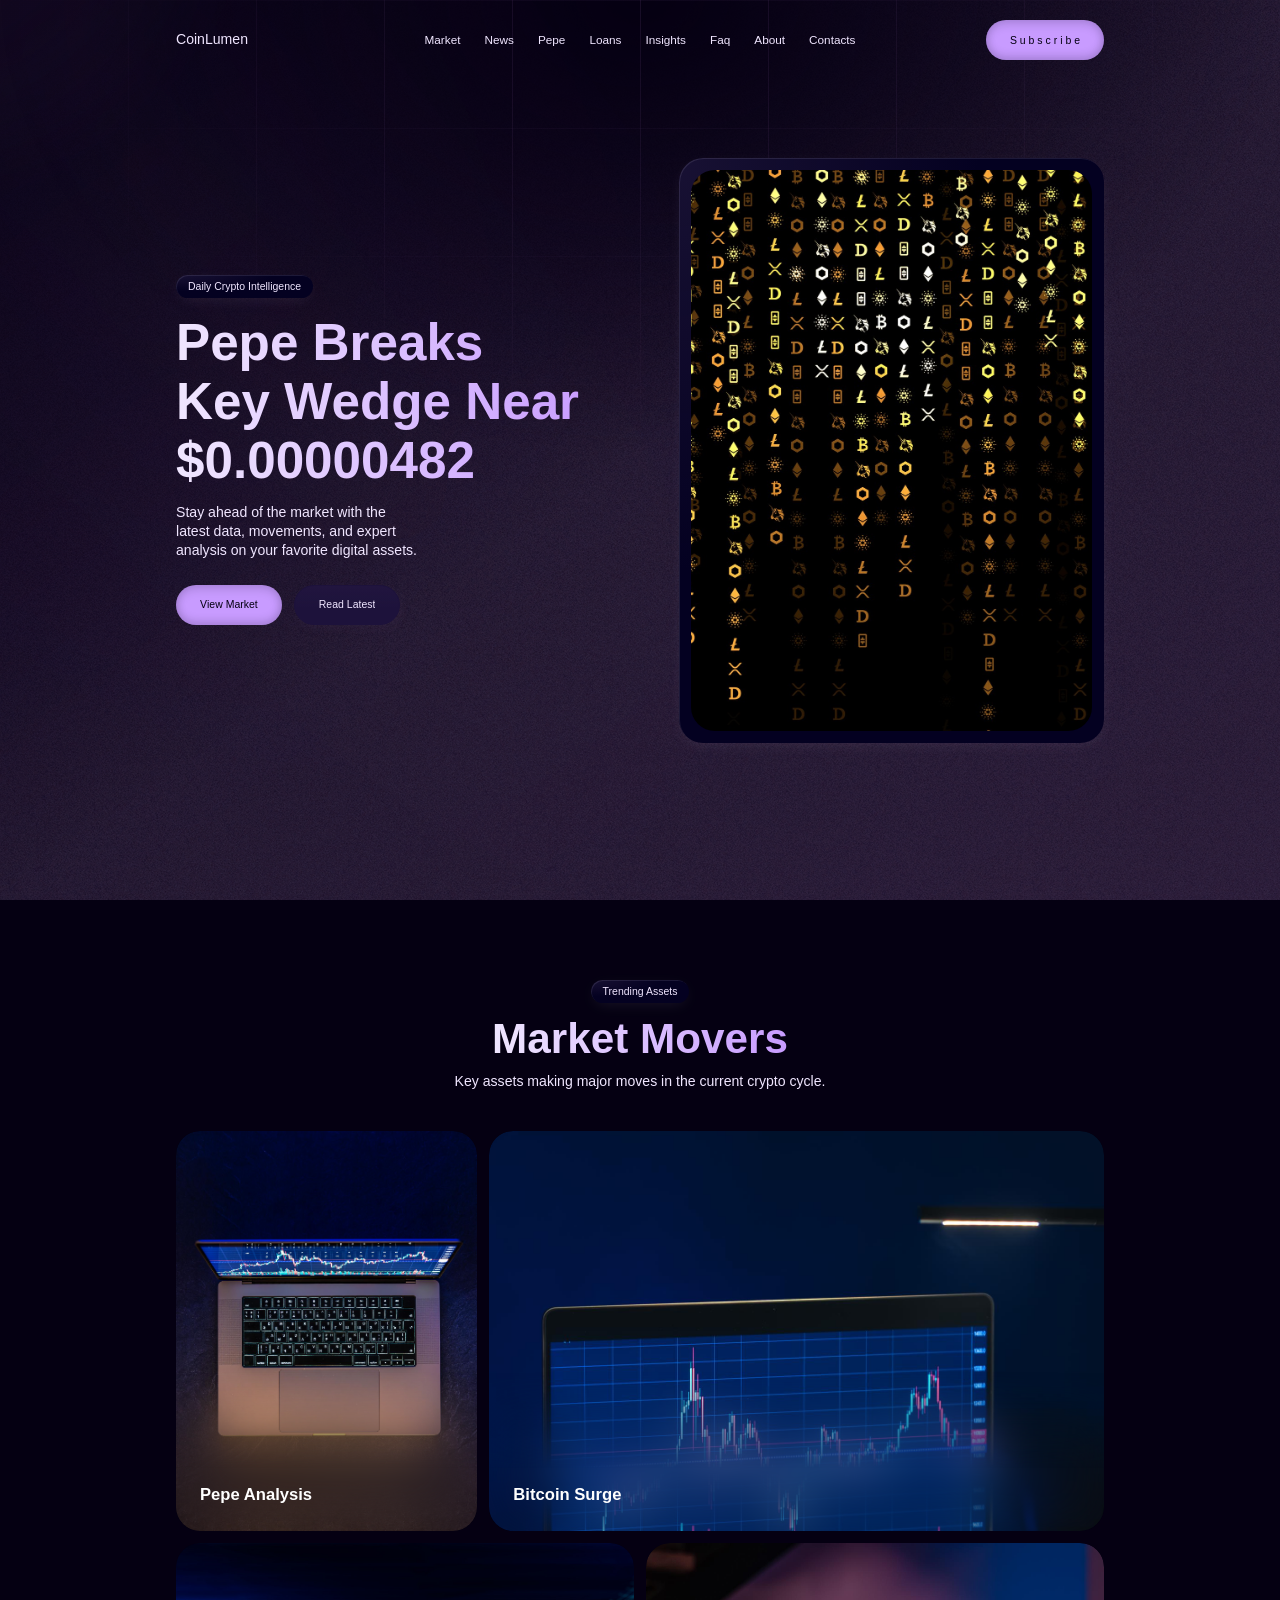
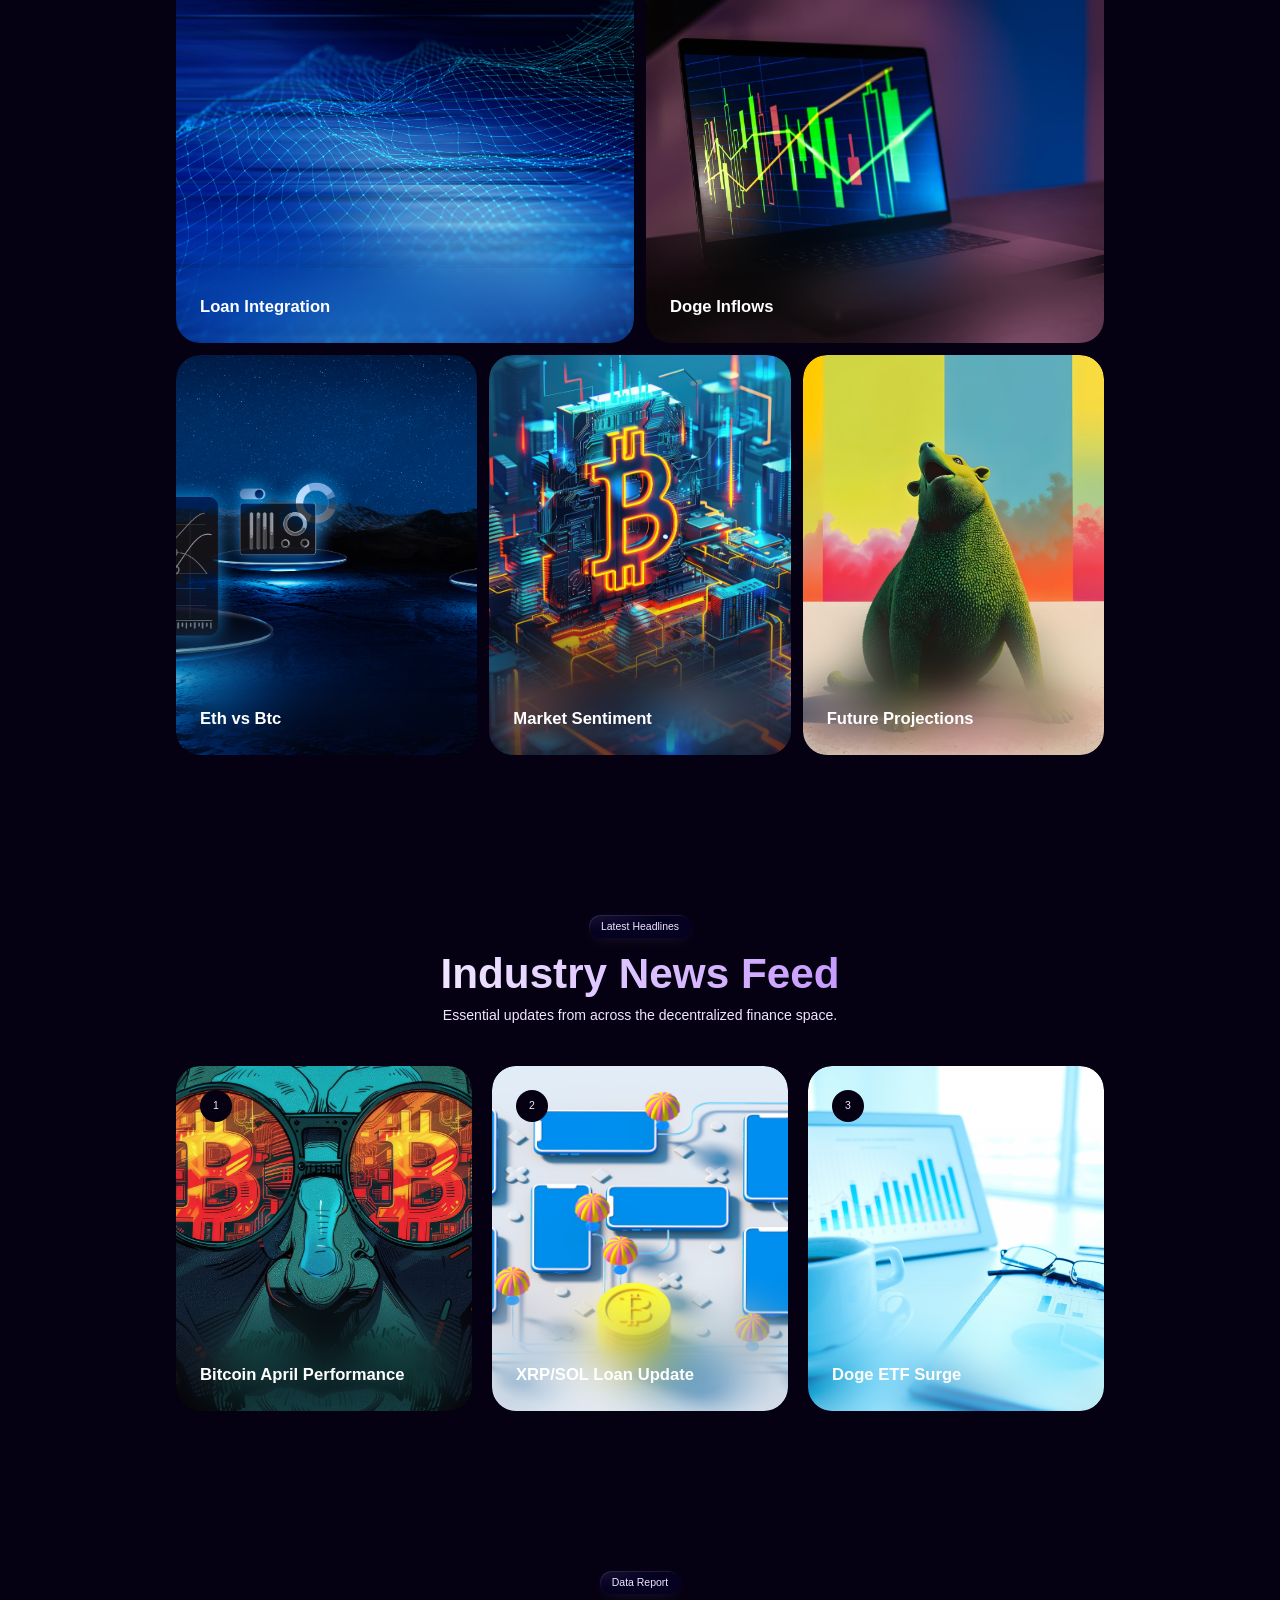
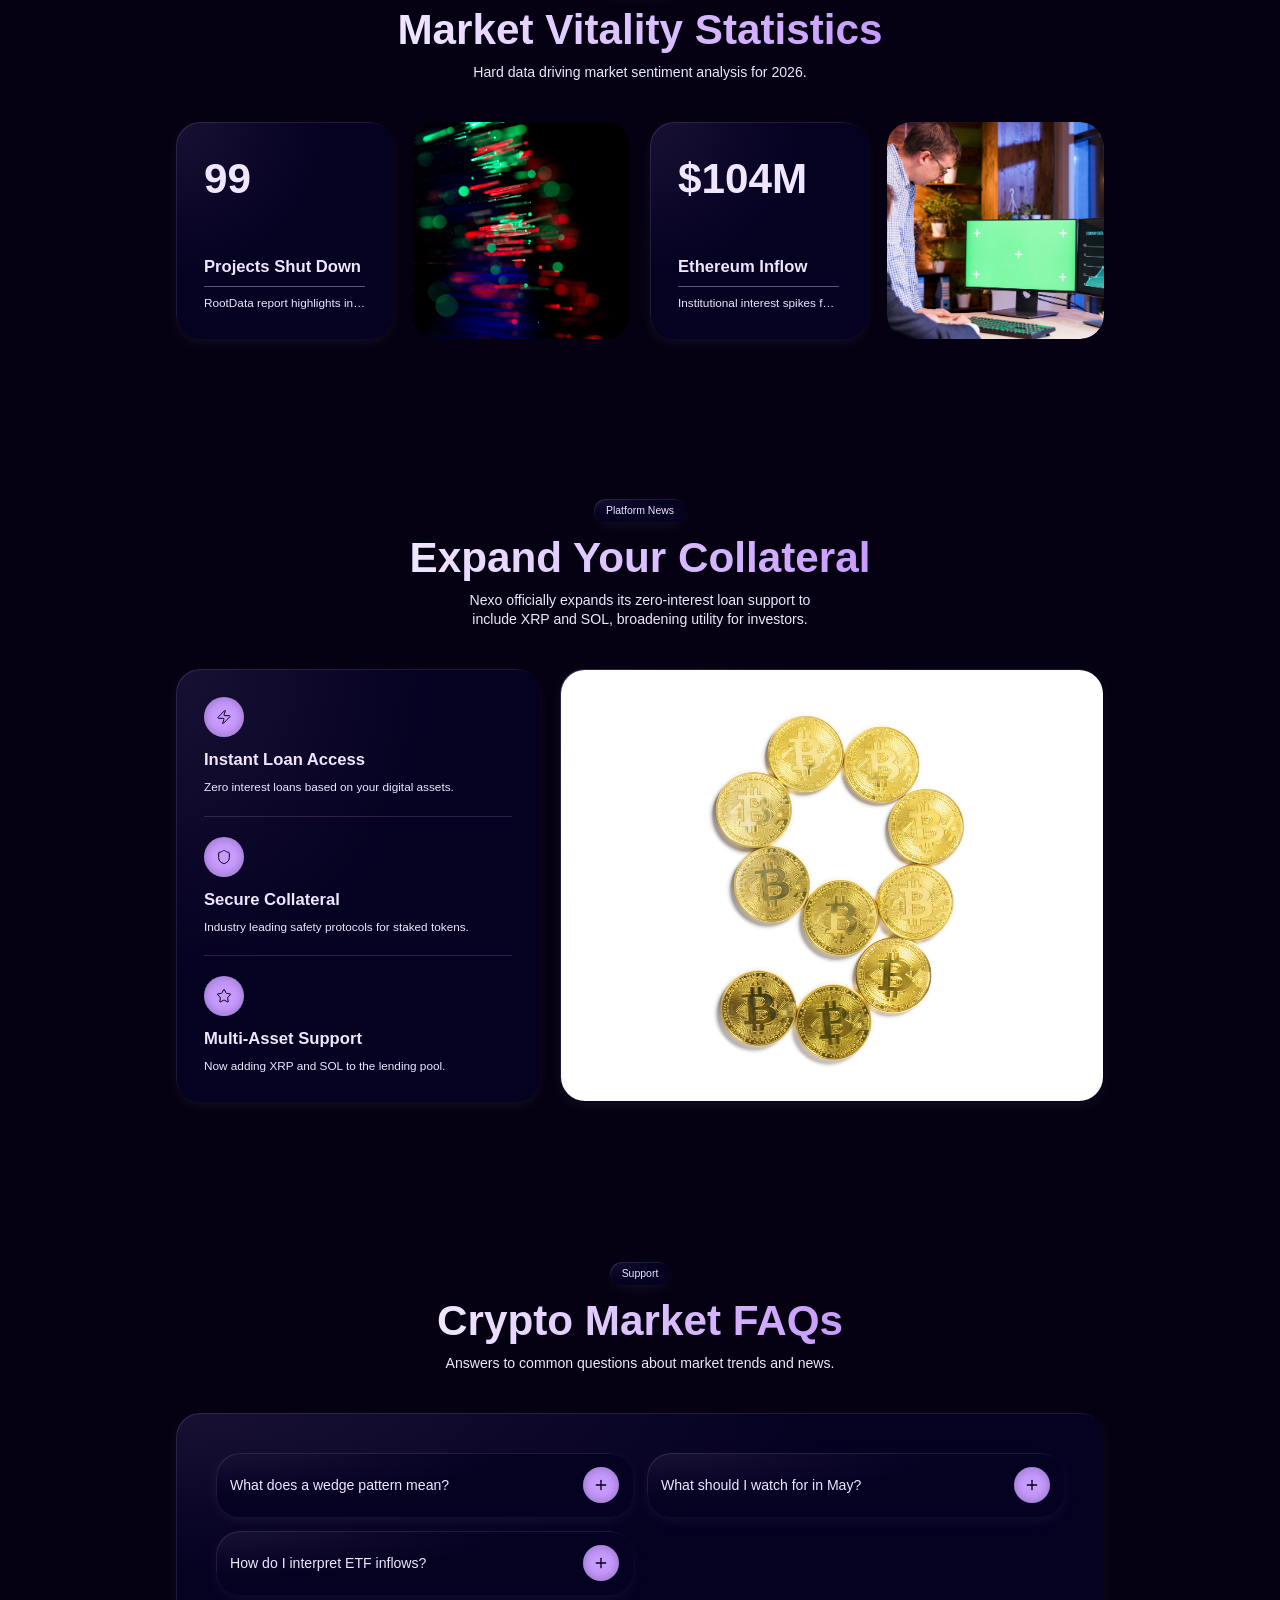
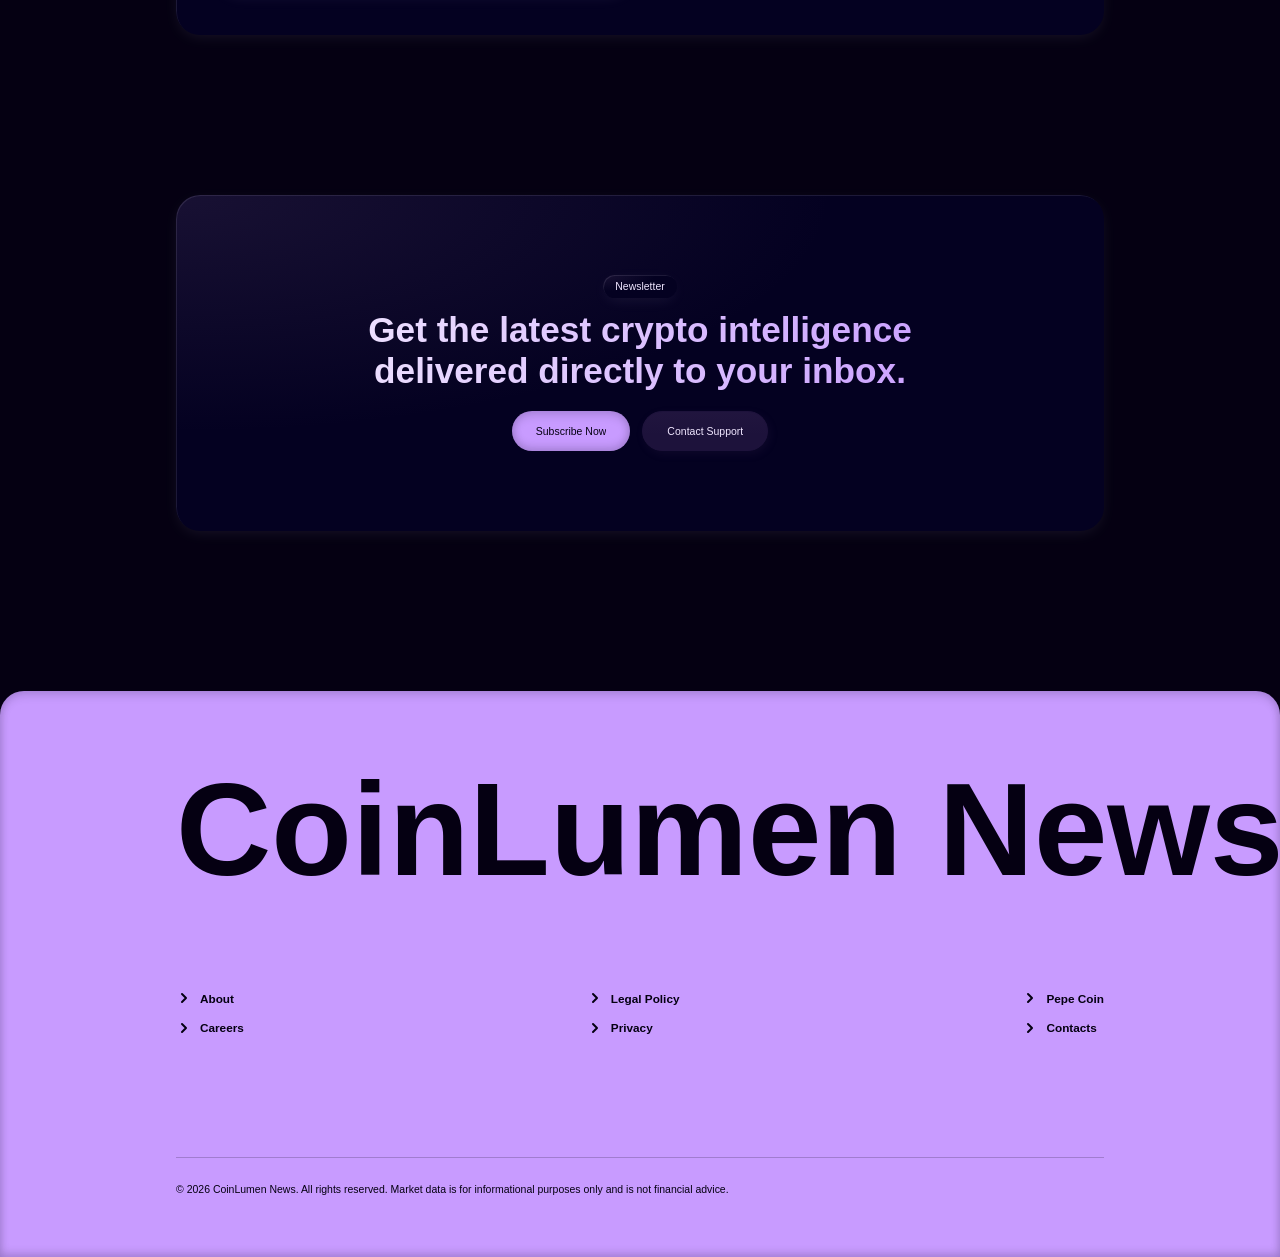
<file: index.html>
<!DOCTYPE html><html lang="en"><head>
    

    

    <meta charset="UTF-8">
    
    
    <link href="css2.css" rel="stylesheet">
    
    <meta name="viewport" content="width=device-width, initial-scale=1.0">
    <title>CoinLumen — Daily Crypto Intelligence</title>
  <link href="theme.css" rel="stylesheet">  <script src="script.js" defer></script>
</head>
  <body>
    <div id="root"><div class="fixed inset-0 -z-10 overflow-hidden bg-background-accent/10 pointer-events-none select-none" aria-hidden="true"><div class="absolute inset-0 overflow-hidden bg-gradient-to-br from-background via-background-accent/10 to-background-accent/20"></div><div class="absolute inset-0 bg-repeat mix-blend-overlay opacity-10 bg-noise bg-size-[512px]"></div></div><nav data-section="navbar" id="site-navbar" class="fixed z-1000 top-0 left-0 w-full transition-all duration-500 ease-in-out h-20 bg-background/0 backdrop-blur-0">
<div class="relative mx-auto flex items-center justify-between h-full w-content-width">
<a href="index.html" class="text-xl font-medium text-foreground">CoinLumen</a>
<div class="hidden md:flex absolute left-1/2 -translate-x-1/2 items-center gap-6">
<a href="index.html#performance" class="text-base text-foreground hover:opacity-70 transition-opacity">Market</a>
<a href="index.html#news" class="text-base text-foreground hover:opacity-70 transition-opacity">News</a>
<a href="pepe-coin.html" class="text-base text-foreground hover:opacity-70 transition-opacity">Pepe</a>
<a href="index.html#loans" class="text-base text-foreground hover:opacity-70 transition-opacity">Loans</a>
<a href="index.html#metrics" class="text-base text-foreground hover:opacity-70 transition-opacity">Insights</a>
<a href="index.html#faq" class="text-base text-foreground hover:opacity-70 transition-opacity">Faq</a>
<a href="about.html" class="text-base text-foreground hover:opacity-70 transition-opacity">About</a>
<a href="contacts.html" class="text-base text-foreground hover:opacity-70 transition-opacity">Contacts</a>
</div>
<div class="flex items-center gap-2 xl:gap-3 2xl:gap-4">
<a href="contacts.html" class="group hidden sm:flex items-center justify-center h-10 px-6 text-sm rounded cursor-pointer primary-button text-primary-cta-text">
<span class="truncate overflow-hidden">
<span class="inline-block transition-transform duration-400 ease-out md:group-hover:-translate-y-[1.25em]" style="text-shadow: currentcolor 0px 1.25em; transition-delay: 0.0s;">S</span>
<span class="inline-block transition-transform duration-400 ease-out md:group-hover:-translate-y-[1.25em]" style="text-shadow: currentcolor 0px 1.25em; transition-delay: 0.01s;">u</span>
<span class="inline-block transition-transform duration-400 ease-out md:group-hover:-translate-y-[1.25em]" style="text-shadow: currentcolor 0px 1.25em; transition-delay: 0.02s;">b</span>
<span class="inline-block transition-transform duration-400 ease-out md:group-hover:-translate-y-[1.25em]" style="text-shadow: currentcolor 0px 1.25em; transition-delay: 0.03s;">s</span>
<span class="inline-block transition-transform duration-400 ease-out md:group-hover:-translate-y-[1.25em]" style="text-shadow: currentcolor 0px 1.25em; transition-delay: 0.04s;">c</span>
<span class="inline-block transition-transform duration-400 ease-out md:group-hover:-translate-y-[1.25em]" style="text-shadow: currentcolor 0px 1.25em; transition-delay: 0.05s;">r</span>
<span class="inline-block transition-transform duration-400 ease-out md:group-hover:-translate-y-[1.25em]" style="text-shadow: currentcolor 0px 1.25em; transition-delay: 0.06s;">i</span>
<span class="inline-block transition-transform duration-400 ease-out md:group-hover:-translate-y-[1.25em]" style="text-shadow: currentcolor 0px 1.25em; transition-delay: 0.07s;">b</span>
<span class="inline-block transition-transform duration-400 ease-out md:group-hover:-translate-y-[1.25em]" style="text-shadow: currentcolor 0px 1.25em; transition-delay: 0.08s;">e</span>
</span>
</a>
<button type="button" id="nav-toggle" aria-label="Toggle navigation menu" aria-expanded="false" class="flex md:hidden items-center justify-center size-10 rounded card cursor-pointer">
<svg xmlns="http://www.w3.org/2000/svg" width="24" height="24" viewBox="0 0 24 24" fill="none" stroke="currentColor" stroke-width="2" stroke-linecap="round" stroke-linejoin="round" class="size-5 text-foreground" aria-hidden="true"><path d="M4 12h16"></path><path d="M4 6h16"></path><path d="M4 18h16"></path></svg>
</button>
</div>
</div>
<div id="nav-mobile" class="hidden md:hidden absolute top-20 left-0 w-full">
<div class="w-content-width mx-auto flex flex-col gap-4 p-6 card rounded">
<a href="index.html#performance" class="text-lg text-foreground hover:opacity-70 transition-opacity">Market</a>
<a href="index.html#news" class="text-lg text-foreground hover:opacity-70 transition-opacity">News</a>
<a href="pepe-coin.html" class="text-lg text-foreground hover:opacity-70 transition-opacity">Pepe</a>
<a href="index.html#loans" class="text-lg text-foreground hover:opacity-70 transition-opacity">Loans</a>
<a href="index.html#metrics" class="text-lg text-foreground hover:opacity-70 transition-opacity">Insights</a>
<a href="index.html#faq" class="text-lg text-foreground hover:opacity-70 transition-opacity">Faq</a>
<a href="about.html" class="text-lg text-foreground hover:opacity-70 transition-opacity">About</a>
<a href="contacts.html" class="text-lg text-foreground hover:opacity-70 transition-opacity">Contacts</a>
</div>
</div>
</nav><main class="flex-grow"><div id="hero" data-section="hero"><section aria-label="Hero section" class="relative flex items-center h-fit md:h-svh pt-25 pb-20 md:py-0"><div class="absolute inset-0 -z-10 overflow-hidden pointer-events-none select-none" aria-hidden="true"><div class="absolute inset-0 bg-background mask-[radial-gradient(50%_50%_at_50%_0%,white_0%,transparent_100%)] bg-[linear-gradient(to_right,color-mix(in_srgb,var(--color-background-accent)_20%,transparent)_1px,transparent_1px),linear-gradient(to_bottom,color-mix(in_srgb,var(--color-background-accent)_10%,transparent)_1px,transparent_1px)] bg-size-[10vw_10vw]"></div><div class="absolute -top-[571px] -left-[373px] w-[1142px] h-[179vh] -rotate-[38deg] overflow-hidden blur-lg mask-[radial-gradient(50%_109%,#000_0%,#000000f6_0%,transparent_96%)]"><div class="absolute -top-[352px] -bottom-[920px] left-[calc(50%-17.5px)] w-[35px] origin-top-right overflow-hidden bg-[radial-gradient(50%_50%_at_50%_50%,var(--color-background-accent)_0%,transparent_100%)]" style="--ray-opacity: 0.85; transform: rotate(-18deg); animation: 4s ease-in-out infinite both rotated-ray-pulse;"></div><div class="absolute -top-[352px] -bottom-[920px] left-[calc(50%-17.5px)] w-[35px] origin-top-right overflow-hidden bg-[radial-gradient(50%_50%_at_50%_50%,var(--color-background-accent)_0%,transparent_100%)]" style="--ray-opacity: 0.775; transform: rotate(-12deg); animation: 3.5s ease-in-out 0.5s infinite both rotated-ray-pulse;"></div><div class="absolute -top-[352px] -bottom-[920px] left-[calc(50%-10px)] w-[20px] origin-top-right overflow-hidden bg-[radial-gradient(50%_50%_at_50%_50%,var(--color-background-accent)_0%,transparent_100%)]" style="--ray-opacity: 0.65; transform: scale(0.9) rotate(-5deg); animation: 5s ease-in-out 1.2s infinite both rotated-ray-pulse;"></div><div class="absolute -top-[352px] -bottom-[920px] left-[calc(50%-7.5px)] w-[15px] origin-top-right overflow-hidden bg-[radial-gradient(50%_50%_at_50%_50%,var(--color-background-accent)_0%,transparent_100%)]" style="--ray-opacity: 0.25; transform: rotate(-3deg); animation: 3s ease-in-out 0.3s infinite both rotated-ray-pulse;"></div><div class="absolute -top-[352px] -bottom-[920px] left-[calc(50%-20px)] w-[40px] origin-top-right overflow-hidden bg-[radial-gradient(50%_50%_at_50%_50%,var(--color-background-accent)_0%,transparent_100%)]" style="--ray-opacity: 0.45; transform: scale(0.79) rotate(0deg); animation: 4.5s ease-in-out 0.8s infinite both rotated-ray-pulse;"></div><div class="absolute -top-[352px] -bottom-[920px] left-[calc(50%-10px)] w-[20px] origin-top-right overflow-hidden bg-[radial-gradient(50%_50%_at_50%_50%,var(--color-background-accent)_0%,transparent_100%)]" style="--ray-opacity: 0.45; transform: rotate(6deg); animation: 3.2s ease-in-out 1.5s infinite both rotated-ray-pulse;"></div><div class="absolute -top-[352px] -bottom-[920px] left-[calc(50%-17.5px)] w-[35px] origin-top-right overflow-hidden bg-[radial-gradient(50%_50%_at_50%_50%,var(--color-background-accent)_0%,transparent_100%)]" style="--ray-opacity: 0.65; transform: scale(0.83) rotate(9deg); animation: 4.2s ease-in-out 0.2s infinite both rotated-ray-pulse;"></div><div class="absolute -top-[352px] -bottom-[920px] left-[calc(50%-17.5px)] w-[35px] origin-top-right overflow-hidden bg-[radial-gradient(50%_50%_at_50%_50%,var(--color-background-accent)_0%,transparent_100%)]" style="--ray-opacity: 1; transform: scale(0.9) rotate(14deg); animation: 3.8s ease-in-out 1s infinite both rotated-ray-pulse;"></div><div class="absolute left-[calc(50%-599px)] -top-[352px] -bottom-[46px] w-[1198px] opacity-[0.05] overflow-hidden bg-[radial-gradient(50%_50%_at_50%_50%,var(--color-background-accent)_0%,transparent_100%)]"></div><div class="absolute left-[calc(50%-432.5px)] -top-[252px] w-[865px] h-[929px] opacity-15 overflow-hidden bg-[radial-gradient(50%_50%_at_50%_50%,var(--color-background-accent)_0%,transparent_100%)]"></div><div class="absolute left-[calc(50%-432.5px)] -top-[252px] w-[865px] h-[929px] opacity-15 overflow-hidden bg-[radial-gradient(50%_50%_at_50%_50%,var(--color-background-accent)_0%,transparent_100%)]"></div></div></div><div class="flex flex-col md:flex-row items-center gap-12 md:gap-20 w-content-width mx-auto"><div class="w-full md:w-1/2"><div class="flex flex-col items-center md:items-start gap-3"><div class="px-3 py-1 mb-1 text-sm card rounded w-fit"><p>Daily Crypto Intelligence</p></div><h1 class="bg-gradient-to-r from-foreground to-primary-cta bg-clip-text text-transparent pb-[0.1em] -mb-[0.1em] text-7xl 2xl:text-8xl leading-[1.15] font-semibold text-center md:text-left text-balance">Pepe Breaks Key Wedge Near $0.00000482</h1><p class="md:max-w-8/10 text-lg md:text-xl leading-snug text-center md:text-left text-balance">Stay ahead of the market with the latest data, movements, and expert analysis on your favorite digital assets.</p><div class="flex flex-wrap max-md:justify-center gap-3 mt-2 md:mt-3"><div style="opacity: 1; transform: none;"><a href="#performance" class="group flex items-center justify-center h-10 px-6 text-sm rounded cursor-pointer primary-button text-primary-cta-text"><span class="truncate overflow-hidden"><span class="inline-block transition-transform duration-400 ease-out md:group-hover:-translate-y-[1.25em]" style="text-shadow: currentcolor 0px 1.25em; transition-delay: 0s;">V</span><span class="inline-block transition-transform duration-400 ease-out md:group-hover:-translate-y-[1.25em]" style="text-shadow: currentcolor 0px 1.25em; transition-delay: 0.01s;">i</span><span class="inline-block transition-transform duration-400 ease-out md:group-hover:-translate-y-[1.25em]" style="text-shadow: currentcolor 0px 1.25em; transition-delay: 0.02s;">e</span><span class="inline-block transition-transform duration-400 ease-out md:group-hover:-translate-y-[1.25em]" style="text-shadow: currentcolor 0px 1.25em; transition-delay: 0.03s;">w</span><span class="inline-block transition-transform duration-400 ease-out md:group-hover:-translate-y-[1.25em]" style="text-shadow: currentcolor 0px 1.25em; transition-delay: 0.04s; white-space: pre;"> </span><span class="inline-block transition-transform duration-400 ease-out md:group-hover:-translate-y-[1.25em]" style="text-shadow: currentcolor 0px 1.25em; transition-delay: 0.05s;">M</span><span class="inline-block transition-transform duration-400 ease-out md:group-hover:-translate-y-[1.25em]" style="text-shadow: currentcolor 0px 1.25em; transition-delay: 0.06s;">a</span><span class="inline-block transition-transform duration-400 ease-out md:group-hover:-translate-y-[1.25em]" style="text-shadow: currentcolor 0px 1.25em; transition-delay: 0.07s;">r</span><span class="inline-block transition-transform duration-400 ease-out md:group-hover:-translate-y-[1.25em]" style="text-shadow: currentcolor 0px 1.25em; transition-delay: 0.08s;">k</span><span class="inline-block transition-transform duration-400 ease-out md:group-hover:-translate-y-[1.25em]" style="text-shadow: currentcolor 0px 1.25em; transition-delay: 0.09s;">e</span><span class="inline-block transition-transform duration-400 ease-out md:group-hover:-translate-y-[1.25em]" style="text-shadow: currentcolor 0px 1.25em; transition-delay: 0.1s;">t</span></span></a></div><div style="opacity: 1; transform: none;"><a href="#news" class="group flex items-center justify-center h-10 px-6 text-sm rounded cursor-pointer secondary-button text-secondary-cta-text"><span class="truncate overflow-hidden"><span class="inline-block transition-transform duration-400 ease-out md:group-hover:-translate-y-[1.25em]" style="text-shadow: currentcolor 0px 1.25em; transition-delay: 0s;">R</span><span class="inline-block transition-transform duration-400 ease-out md:group-hover:-translate-y-[1.25em]" style="text-shadow: currentcolor 0px 1.25em; transition-delay: 0.01s;">e</span><span class="inline-block transition-transform duration-400 ease-out md:group-hover:-translate-y-[1.25em]" style="text-shadow: currentcolor 0px 1.25em; transition-delay: 0.02s;">a</span><span class="inline-block transition-transform duration-400 ease-out md:group-hover:-translate-y-[1.25em]" style="text-shadow: currentcolor 0px 1.25em; transition-delay: 0.03s;">d</span><span class="inline-block transition-transform duration-400 ease-out md:group-hover:-translate-y-[1.25em]" style="text-shadow: currentcolor 0px 1.25em; transition-delay: 0.04s; white-space: pre;"> </span><span class="inline-block transition-transform duration-400 ease-out md:group-hover:-translate-y-[1.25em]" style="text-shadow: currentcolor 0px 1.25em; transition-delay: 0.05s;">L</span><span class="inline-block transition-transform duration-400 ease-out md:group-hover:-translate-y-[1.25em]" style="text-shadow: currentcolor 0px 1.25em; transition-delay: 0.06s;">a</span><span class="inline-block transition-transform duration-400 ease-out md:group-hover:-translate-y-[1.25em]" style="text-shadow: currentcolor 0px 1.25em; transition-delay: 0.07s;">t</span><span class="inline-block transition-transform duration-400 ease-out md:group-hover:-translate-y-[1.25em]" style="text-shadow: currentcolor 0px 1.25em; transition-delay: 0.08s;">e</span><span class="inline-block transition-transform duration-400 ease-out md:group-hover:-translate-y-[1.25em]" style="text-shadow: currentcolor 0px 1.25em; transition-delay: 0.09s;">s</span><span class="inline-block transition-transform duration-400 ease-out md:group-hover:-translate-y-[1.25em]" style="text-shadow: currentcolor 0px 1.25em; transition-delay: 0.1s;">t</span></span></a></div></div></div></div><div class="w-full md:w-1/2 h-100 md:h-[65vh] md:max-h-[75svh] p-2 xl:p-3 2xl:p-4 card rounded overflow-hidden" style="opacity: 1; transform: none;"><img alt="http://img.b2bpic.net/free-photo/cryptocurrency-coding-digital-black-background-open-source-blockchain-concept_53876-124641.jpg" class="w-full h-full min-h-0 object-cover rounded" src="cryptocurrency-coding-digital-black-background-open-source-blockchain-concept_53876-124641.jpg"></div></div></section></div><div id="performance" data-section="performance"><section aria-label="Features reveal cards bento section" class="py-20"><div class="flex flex-col gap-8 md:gap-10"><div class="flex flex-col items-center w-content-width mx-auto gap-2"><div class="px-3 py-1 mb-1 text-sm card rounded w-fit"><p>Trending Assets</p></div><h2 class="bg-gradient-to-r from-foreground to-primary-cta bg-clip-text text-transparent pb-[0.1em] -mb-[0.1em] md:max-w-8/10 text-6xl 2xl:text-7xl leading-[1.15] font-semibold text-center text-balance">Market Movers</h2><p class="md:max-w-7/10 text-lg md:text-xl leading-snug text-center text-balance">Key assets making major moves in the current crypto cycle.</p></div><div class="w-content-width mx-auto grid grid-cols-1 md:grid-cols-6 gap-3"><div class="col-span-1 group md:col-span-2" style="opacity: 1; transform: none;"><a href="pepe-coin.html" class="block relative overflow-hidden rounded"><div class="h-80 xl:h-100 2xl:h-120 overflow-hidden"><img alt="http://img.b2bpic.net/free-photo/stock-market-cryptocurrency-concept-stock-trading-laptop_169016-66903.jpg" class="w-full h-full min-h-0 object-cover rounded group-hover:scale-105 transition-transform duration-500" src="stock-market-cryptocurrency-concept-stock-trading-laptop_169016-66903.jpg"></div><div class="absolute -inset-x-px -bottom-px h-2/5 backdrop-blur-xl mask-fade-top-overlay" aria-hidden="true"></div><div class="absolute inset-x-3 bottom-3 2xl:inset-x-4 2xl:bottom-4 z-10"><div class="relative flex flex-col gap-1 md:gap-0 md:group-hover:gap-1 p-3 2xl:p-4 transition-all duration-400"><div class="absolute inset-0 -z-10 card rounded translate-y-0 opacity-100 md:translate-y-full md:opacity-0 transition-all duration-400 ease-out md:group-hover:translate-y-0 md:group-hover:opacity-100"></div><h3 class="text-2xl font-semibold leading-snug text-foreground md:text-white transition-colors duration-400 md:group-hover:text-foreground">Pepe Analysis</h3><div class="grid grid-rows-[1fr] md:grid-rows-[0fr] transition-all duration-400 ease-out md:group-hover:grid-rows-[1fr]"><p class="overflow-hidden text-base leading-snug text-foreground opacity-100 md:opacity-0 transition-opacity duration-400 md:group-hover:opacity-100">Breaking wedge patterns signaling potential breakout.</p></div></div></div></a></div><div class="col-span-1 group md:col-span-4" style="opacity: 1; transform: none;"><a href="bitcoin-report.html" class="block relative overflow-hidden rounded"><div class="h-80 xl:h-100 2xl:h-120 overflow-hidden"><img alt="http://img.b2bpic.net/free-photo/trading-stock-stock-market-business-graph-trading-investment-broker-stock-exchange-market_169016-66450.jpg" class="w-full h-full min-h-0 object-cover rounded group-hover:scale-105 transition-transform duration-500" src="trading-stock-stock-market-business-graph-trading-investment-broker-stock-exchange-market_169016-66450.jpg"></div><div class="absolute -inset-x-px -bottom-px h-2/5 backdrop-blur-xl mask-fade-top-overlay" aria-hidden="true"></div><div class="absolute inset-x-3 bottom-3 2xl:inset-x-4 2xl:bottom-4 z-10"><div class="relative flex flex-col gap-1 md:gap-0 md:group-hover:gap-1 p-3 2xl:p-4 transition-all duration-400"><div class="absolute inset-0 -z-10 card rounded translate-y-0 opacity-100 md:translate-y-full md:opacity-0 transition-all duration-400 ease-out md:group-hover:translate-y-0 md:group-hover:opacity-100"></div><h3 class="text-2xl font-semibold leading-snug text-foreground md:text-white transition-colors duration-400 md:group-hover:text-foreground">Bitcoin Surge</h3><div class="grid grid-rows-[1fr] md:grid-rows-[0fr] transition-all duration-400 ease-out md:group-hover:grid-rows-[1fr]"><p class="overflow-hidden text-base leading-snug text-foreground opacity-100 md:opacity-0 transition-opacity duration-400 md:group-hover:opacity-100">April market performance showing strength.</p></div></div></div></a></div><div class="col-span-1 group md:col-span-3" style="opacity: 1; transform: none;"><a href="loans-update.html" class="block relative overflow-hidden rounded"><div class="h-80 xl:h-100 2xl:h-120 overflow-hidden"><img alt="http://img.b2bpic.net/free-photo/3d-abstract-techno-background-with-connecting-lines-dots_1048-11693.jpg" class="w-full h-full min-h-0 object-cover rounded group-hover:scale-105 transition-transform duration-500" src="3d-abstract-techno-background-with-connecting-lines-dots_1048-11693.jpg"></div><div class="absolute -inset-x-px -bottom-px h-2/5 backdrop-blur-xl mask-fade-top-overlay" aria-hidden="true"></div><div class="absolute inset-x-3 bottom-3 2xl:inset-x-4 2xl:bottom-4 z-10"><div class="relative flex flex-col gap-1 md:gap-0 md:group-hover:gap-1 p-3 2xl:p-4 transition-all duration-400"><div class="absolute inset-0 -z-10 card rounded translate-y-0 opacity-100 md:translate-y-full md:opacity-0 transition-all duration-400 ease-out md:group-hover:translate-y-0 md:group-hover:opacity-100"></div><h3 class="text-2xl font-semibold leading-snug text-foreground md:text-white transition-colors duration-400 md:group-hover:text-foreground">Loan Integration</h3><div class="grid grid-rows-[1fr] md:grid-rows-[0fr] transition-all duration-400 ease-out md:group-hover:grid-rows-[1fr]"><p class="overflow-hidden text-base leading-snug text-foreground opacity-100 md:opacity-0 transition-opacity duration-400 md:group-hover:opacity-100">XRP and SOL now accepted for Nexo loans.</p></div></div></div></a></div><div class="col-span-1 group md:col-span-3" style="opacity: 1; transform: none;"><a href="dogecoin-etf.html" class="block relative overflow-hidden rounded"><div class="h-80 xl:h-100 2xl:h-120 overflow-hidden"><img alt="http://img.b2bpic.net/free-photo/laptop-with-bright-candlesticks-trend-line-night-trading_169016-69639.jpg" class="w-full h-full min-h-0 object-cover rounded group-hover:scale-105 transition-transform duration-500" src="laptop-with-bright-candlesticks-trend-line-night-trading_169016-69639.jpg"></div><div class="absolute -inset-x-px -bottom-px h-2/5 backdrop-blur-xl mask-fade-top-overlay" aria-hidden="true"></div><div class="absolute inset-x-3 bottom-3 2xl:inset-x-4 2xl:bottom-4 z-10"><div class="relative flex flex-col gap-1 md:gap-0 md:group-hover:gap-1 p-3 2xl:p-4 transition-all duration-400"><div class="absolute inset-0 -z-10 card rounded translate-y-0 opacity-100 md:translate-y-full md:opacity-0 transition-all duration-400 ease-out md:group-hover:translate-y-0 md:group-hover:opacity-100"></div><h3 class="text-2xl font-semibold leading-snug text-foreground md:text-white transition-colors duration-400 md:group-hover:text-foreground">Doge Inflows</h3><div class="grid grid-rows-[1fr] md:grid-rows-[0fr] transition-all duration-400 ease-out md:group-hover:grid-rows-[1fr]"><p class="overflow-hidden text-base leading-snug text-foreground opacity-100 md:opacity-0 transition-opacity duration-400 md:group-hover:opacity-100">Record inflows for Dogecoin ETFs observed.</p></div></div></div></a></div><div class="col-span-1 group md:col-span-2" style="opacity: 1; transform: none;"><a href="ethereum-report.html" class="block relative overflow-hidden rounded"><div class="h-80 xl:h-100 2xl:h-120 overflow-hidden"><img alt="http://img.b2bpic.net/free-photo/representation-user-experience-interface-design_23-2150165975.jpg" class="w-full h-full min-h-0 object-cover rounded group-hover:scale-105 transition-transform duration-500" src="representation-user-experience-interface-design_23-2150165975.jpg"></div><div class="absolute -inset-x-px -bottom-px h-2/5 backdrop-blur-xl mask-fade-top-overlay" aria-hidden="true"></div><div class="absolute inset-x-3 bottom-3 2xl:inset-x-4 2xl:bottom-4 z-10"><div class="relative flex flex-col gap-1 md:gap-0 md:group-hover:gap-1 p-3 2xl:p-4 transition-all duration-400"><div class="absolute inset-0 -z-10 card rounded translate-y-0 opacity-100 md:translate-y-full md:opacity-0 transition-all duration-400 ease-out md:group-hover:translate-y-0 md:group-hover:opacity-100"></div><h3 class="text-2xl font-semibold leading-snug text-foreground md:text-white transition-colors duration-400 md:group-hover:text-foreground">Eth vs Btc</h3><div class="grid grid-rows-[1fr] md:grid-rows-[0fr] transition-all duration-400 ease-out md:group-hover:grid-rows-[1fr]"><p class="overflow-hidden text-base leading-snug text-foreground opacity-100 md:opacity-0 transition-opacity duration-400 md:group-hover:opacity-100">Ethereum reverses months of decline.</p></div></div></div></a></div><div class="col-span-1 group md:col-span-2" style="opacity: 1; transform: none;"><a href="market-outlook.html" class="block relative overflow-hidden rounded"><div class="h-80 xl:h-100 2xl:h-120 overflow-hidden"><img alt="http://img.b2bpic.net/free-photo/cyberpunk-bitcoin-illustration_23-2151611199.jpg" class="w-full h-full min-h-0 object-cover rounded group-hover:scale-105 transition-transform duration-500" src="cyberpunk-bitcoin-illustration_23-2151611199.jpg"></div><div class="absolute -inset-x-px -bottom-px h-2/5 backdrop-blur-xl mask-fade-top-overlay" aria-hidden="true"></div><div class="absolute inset-x-3 bottom-3 2xl:inset-x-4 2xl:bottom-4 z-10"><div class="relative flex flex-col gap-1 md:gap-0 md:group-hover:gap-1 p-3 2xl:p-4 transition-all duration-400"><div class="absolute inset-0 -z-10 card rounded translate-y-0 opacity-100 md:translate-y-full md:opacity-0 transition-all duration-400 ease-out md:group-hover:translate-y-0 md:group-hover:opacity-100"></div><h3 class="text-2xl font-semibold leading-snug text-foreground md:text-white transition-colors duration-400 md:group-hover:text-foreground">Market Sentiment</h3><div class="grid grid-rows-[1fr] md:grid-rows-[0fr] transition-all duration-400 ease-out md:group-hover:grid-rows-[1fr]"><p class="overflow-hidden text-base leading-snug text-foreground opacity-100 md:opacity-0 transition-opacity duration-400 md:group-hover:opacity-100">Major buy signals appearing across charts.</p></div></div></div></a></div><div class="col-span-1 group md:col-span-2" style="opacity: 1; transform: none;"><a href="market-outlook.html" class="block relative overflow-hidden rounded"><div class="h-80 xl:h-100 2xl:h-120 overflow-hidden"><img alt="http://img.b2bpic.net/free-photo/minimal-surrealistic-abstract-background_23-2151896379.jpg" class="w-full h-full min-h-0 object-cover rounded group-hover:scale-105 transition-transform duration-500" src="minimal-surrealistic-abstract-background_23-2151896379.jpg"></div><div class="absolute -inset-x-px -bottom-px h-2/5 backdrop-blur-xl mask-fade-top-overlay" aria-hidden="true"></div><div class="absolute inset-x-3 bottom-3 2xl:inset-x-4 2xl:bottom-4 z-10"><div class="relative flex flex-col gap-1 md:gap-0 md:group-hover:gap-1 p-3 2xl:p-4 transition-all duration-400"><div class="absolute inset-0 -z-10 card rounded translate-y-0 opacity-100 md:translate-y-full md:opacity-0 transition-all duration-400 ease-out md:group-hover:translate-y-0 md:group-hover:opacity-100"></div><h3 class="text-2xl font-semibold leading-snug text-foreground md:text-white transition-colors duration-400 md:group-hover:text-foreground">Future Projections</h3><div class="grid grid-rows-[1fr] md:grid-rows-[0fr] transition-all duration-400 ease-out md:group-hover:grid-rows-[1fr]"><p class="overflow-hidden text-base leading-snug text-foreground opacity-100 md:opacity-0 transition-opacity duration-400 md:group-hover:opacity-100">Expert technical analysis for the week ahead.</p></div></div></div></a></div></div></div></section></div><div id="news" data-section="news"><section aria-label="Features section" class="py-20"><div class="flex flex-col gap-8 md:gap-10"><div class="flex flex-col items-center w-content-width mx-auto gap-2"><div class="px-3 py-1 mb-1 text-sm card rounded w-fit"><p>Latest Headlines</p></div><h2 class="bg-gradient-to-r from-foreground to-primary-cta bg-clip-text text-transparent pb-[0.1em] -mb-[0.1em] md:max-w-8/10 text-6xl 2xl:text-7xl leading-[1.15] font-semibold text-center text-balance">Industry News Feed</h2><p class="md:max-w-7/10 text-lg md:text-xl leading-snug text-center text-balance">Essential updates from across the decentralized finance space.</p></div><div class="" style="opacity: 1;"><div class="grid grid-cols-1 gap-5 mx-auto w-content-width md:grid-cols-3"><div class="group relative overflow-hidden aspect-6/7 rounded"><img alt="http://img.b2bpic.net/free-photo/cyberpunk-bitcoin-illustration_23-2151611168.jpg" class="w-full h-full min-h-0 object-cover rounded absolute inset-0" src="cyberpunk-bitcoin-illustration_23-2151611168.jpg"><a href="bitcoin-report.html" class="absolute inset-0 z-30" aria-label="Read: Bitcoin April Performance"></a><div class="absolute top-4 left-4 xl:top-6 xl:left-6 2xl:top-8 2xl:left-8 z-20 perspective-[1000px]"><div class="relative size-8 transform-3d transition-transform duration-400 group-hover:rotate-y-180"><div class="absolute inset-0 flex items-center justify-center text-sm rounded bg-background backface-hidden text-foreground"><p>1</p></div><div class="absolute inset-0 flex items-center justify-center rounded bg-background backface-hidden rotate-y-180"><svg xmlns="http://www.w3.org/2000/svg" width="24" height="24" viewBox="0 0 24 24" fill="none" stroke="currentColor" stroke-width="1.5" stroke-linecap="round" stroke-linejoin="round" class="lucide lucide-info h-1/2 w-1/2 text-foreground" aria-hidden="true"><circle cx="12" cy="12" r="10"></circle><path d="M12 16v-4"></path><path d="M12 8h.01"></path></svg></div></div></div><div class="absolute -inset-x-px -bottom-px h-2/5 backdrop-blur-xl mask-fade-top-overlay" aria-hidden="true"></div><div class="absolute inset-x-2 bottom-2 xl:inset-x-3 xl:bottom-3 2xl:inset-x-4 2xl:bottom-4 z-10"><div class="relative flex flex-col gap-0 group-hover:gap-1 xl:group-hover:gap-2 2xl:group-hover:gap-3 p-2 xl:p-3 2xl:p-4 transition-all duration-400"><div class="absolute inset-0 -z-10 card rounded translate-y-full opacity-0 transition-all duration-400 ease-out group-hover:translate-y-0 group-hover:opacity-100"></div><h3 class="text-2xl font-semibold leading-snug text-white transition-colors duration-400 group-hover:text-foreground">Bitcoin April Performance</h3><div class="grid grid-rows-[0fr] transition-all duration-400 ease-out group-hover:grid-rows-[1fr]"><p class="overflow-hidden text-sm leading-snug text-foreground opacity-0 transition-opacity duration-400 group-hover:opacity-100">11.87% monthly surge noted as April close approaches.</p></div></div></div></div><div class="group relative overflow-hidden aspect-6/7 rounded"><img alt="http://img.b2bpic.net/free-photo/3d-rendewring-cryptocurency-distribution-concept_23-2149901327.jpg" class="w-full h-full min-h-0 object-cover rounded absolute inset-0" src="3d-rendewring-cryptocurency-distribution-concept_23-2149901327.jpg"><a href="loans-update.html" class="absolute inset-0 z-30" aria-label="Read: XRP/SOL Loan Update"></a><div class="absolute top-4 left-4 xl:top-6 xl:left-6 2xl:top-8 2xl:left-8 z-20 perspective-[1000px]"><div class="relative size-8 transform-3d transition-transform duration-400 group-hover:rotate-y-180"><div class="absolute inset-0 flex items-center justify-center text-sm rounded bg-background backface-hidden text-foreground"><p>2</p></div><div class="absolute inset-0 flex items-center justify-center rounded bg-background backface-hidden rotate-y-180"><svg xmlns="http://www.w3.org/2000/svg" width="24" height="24" viewBox="0 0 24 24" fill="none" stroke="currentColor" stroke-width="1.5" stroke-linecap="round" stroke-linejoin="round" class="lucide lucide-info h-1/2 w-1/2 text-foreground" aria-hidden="true"><circle cx="12" cy="12" r="10"></circle><path d="M12 16v-4"></path><path d="M12 8h.01"></path></svg></div></div></div><div class="absolute -inset-x-px -bottom-px h-2/5 backdrop-blur-xl mask-fade-top-overlay" aria-hidden="true"></div><div class="absolute inset-x-2 bottom-2 xl:inset-x-3 xl:bottom-3 2xl:inset-x-4 2xl:bottom-4 z-10"><div class="relative flex flex-col gap-0 group-hover:gap-1 xl:group-hover:gap-2 2xl:group-hover:gap-3 p-2 xl:p-3 2xl:p-4 transition-all duration-400"><div class="absolute inset-0 -z-10 card rounded translate-y-full opacity-0 transition-all duration-400 ease-out group-hover:translate-y-0 group-hover:opacity-100"></div><h3 class="text-2xl font-semibold leading-snug text-white transition-colors duration-400 group-hover:text-foreground">XRP/SOL Loan Update</h3><div class="grid grid-rows-[0fr] transition-all duration-400 ease-out group-hover:grid-rows-[1fr]"><p class="overflow-hidden text-sm leading-snug text-foreground opacity-0 transition-opacity duration-400 group-hover:opacity-100">New zero-interest loans now available on Nexo.</p></div></div></div></div><div class="group relative overflow-hidden aspect-6/7 rounded"><img alt="http://img.b2bpic.net/free-photo/digital-tablet-with-annual-strategy-background_1098-3446.jpg" class="w-full h-full min-h-0 object-cover rounded absolute inset-0" src="digital-tablet-with-annual-strategy-background_1098-3446.jpg"><a href="dogecoin-etf.html" class="absolute inset-0 z-30" aria-label="Read: Doge ETF Surge"></a><div class="absolute top-4 left-4 xl:top-6 xl:left-6 2xl:top-8 2xl:left-8 z-20 perspective-[1000px]"><div class="relative size-8 transform-3d transition-transform duration-400 group-hover:rotate-y-180"><div class="absolute inset-0 flex items-center justify-center text-sm rounded bg-background backface-hidden text-foreground"><p>3</p></div><div class="absolute inset-0 flex items-center justify-center rounded bg-background backface-hidden rotate-y-180"><svg xmlns="http://www.w3.org/2000/svg" width="24" height="24" viewBox="0 0 24 24" fill="none" stroke="currentColor" stroke-width="1.5" stroke-linecap="round" stroke-linejoin="round" class="lucide lucide-info h-1/2 w-1/2 text-foreground" aria-hidden="true"><circle cx="12" cy="12" r="10"></circle><path d="M12 16v-4"></path><path d="M12 8h.01"></path></svg></div></div></div><div class="absolute -inset-x-px -bottom-px h-2/5 backdrop-blur-xl mask-fade-top-overlay" aria-hidden="true"></div><div class="absolute inset-x-2 bottom-2 xl:inset-x-3 xl:bottom-3 2xl:inset-x-4 2xl:bottom-4 z-10"><div class="relative flex flex-col gap-0 group-hover:gap-1 xl:group-hover:gap-2 2xl:group-hover:gap-3 p-2 xl:p-3 2xl:p-4 transition-all duration-400"><div class="absolute inset-0 -z-10 card rounded translate-y-full opacity-0 transition-all duration-400 ease-out group-hover:translate-y-0 group-hover:opacity-100"></div><h3 class="text-2xl font-semibold leading-snug text-white transition-colors duration-400 group-hover:text-foreground">Doge ETF Surge</h3><div class="grid grid-rows-[0fr] transition-all duration-400 ease-out group-hover:grid-rows-[1fr]"><p class="overflow-hidden text-sm leading-snug text-foreground opacity-0 transition-opacity duration-400 group-hover:opacity-100">First positive inflows since June recorded.</p></div></div></div></div></div></div></div></section></div><div id="metrics" data-section="metrics"><section aria-label="Metrics section" class="py-20"><div class="flex flex-col gap-8 md:gap-10"><div class="flex flex-col items-center gap-2 w-content-width mx-auto"><div class="px-3 py-1 mb-1 text-sm card rounded w-fit"><p>Data Report</p></div><h2 class="bg-gradient-to-r from-foreground to-primary-cta bg-clip-text text-transparent pb-[0.1em] -mb-[0.1em] md:max-w-8/10 text-6xl 2xl:text-7xl leading-[1.15] font-semibold text-center text-balance">Market Vitality Statistics</h2><p class="md:max-w-7/10 text-lg md:text-xl leading-snug text-center text-balance">Hard data driving market sentiment analysis for 2026.</p></div><div class="grid grid-cols-1 md:grid-cols-2 gap-5 w-content-width mx-auto"><div class="grid grid-cols-2 gap-5" style="opacity: 1; filter: blur(0px);"><div class="flex flex-col justify-between gap-4 xl:gap-5 2xl:gap-6 p-6 xl:p-7 2xl:p-8 card rounded aspect-square"><span class="text-5xl md:text-6xl font-semibold leading-snug truncate">99</span><div class="flex flex-col gap-2 min-w-0"><span class="text-xl md:text-2xl font-semibold truncate">Projects Shut Down</span><div class="w-full h-px bg-accent"></div><p class="text-base leading-snug truncate">RootData report highlights industry consolidation trends.</p></div></div><div class="rounded overflow-hidden aspect-square"><img alt="http://img.b2bpic.net/free-photo/optical-fiber-background_23-2149301550.jpg" class="w-full h-full min-h-0 object-cover rounded" src="optical-fiber-background_23-2149301550.jpg"></div></div><div class="grid grid-cols-2 gap-5" style="opacity: 1; filter: blur(0px);"><div class="flex flex-col justify-between gap-4 xl:gap-5 2xl:gap-6 p-6 xl:p-7 2xl:p-8 card rounded aspect-square order-2 md:order-1"><span class="text-5xl md:text-6xl font-semibold leading-snug truncate">$104M</span><div class="flex flex-col gap-2 min-w-0"><span class="text-xl md:text-2xl font-semibold truncate">Ethereum Inflow</span><div class="w-full h-px bg-accent"></div><p class="text-base leading-snug truncate">Institutional interest spikes for ETH ETFs.</p></div></div><div class="rounded overflow-hidden aspect-square order-1 md:order-2"><img alt="http://img.b2bpic.net/free-photo/two-office-colleagues-looking-green-computer-screen-moon-light-blue-light_482257-32813.jpg" class="w-full h-full min-h-0 object-cover rounded" src="two-office-colleagues-looking-green-computer-screen-moon-light-blue-light_482257-32813.jpg"></div></div></div></div></section></div><div id="loans" data-section="loans"><section aria-label="About section" class="py-20"><div class="flex flex-col gap-8 md:gap-10 mx-auto w-content-width"><div class="flex flex-col items-center gap-2"><div class="px-3 py-1 mb-1 text-sm card rounded w-fit"><p>Platform News</p></div><h2 class="bg-gradient-to-r from-foreground to-primary-cta bg-clip-text text-transparent pb-[0.1em] -mb-[0.1em] md:max-w-8/10 text-6xl 2xl:text-7xl leading-[1.15] font-semibold text-center text-balance">Expand Your Collateral</h2><p class="md:max-w-7/10 text-lg md:text-xl leading-snug text-center text-balance">Nexo officially expands its zero-interest loan support to include XRP and SOL, broadening utility for investors.</p></div><div class="flex flex-col md:flex-row md:items-stretch gap-5"><div class="flex flex-col justify-center gap-4 xl:gap-5 2xl:gap-6 p-6 xl:p-7 2xl:p-8 w-full md:w-4/10 2xl:w-35/100 card rounded"><div><div class="flex flex-col gap-2"><div class="flex items-center justify-center shrink-0 mb-1 size-10 primary-button rounded"><svg xmlns="http://www.w3.org/2000/svg" width="24" height="24" viewBox="0 0 24 24" fill="none" stroke="currentColor" stroke-width="1.5" stroke-linecap="round" stroke-linejoin="round" class="lucide lucide-zap h-2/5 w-2/5 text-primary-cta-text" aria-hidden="true"><path d="M4 14a1 1 0 0 1-.78-1.63l9.9-10.2a.5.5 0 0 1 .86.46l-1.92 6.02A1 1 0 0 0 13 10h7a1 1 0 0 1 .78 1.63l-9.9 10.2a.5.5 0 0 1-.86-.46l1.92-6.02A1 1 0 0 0 11 14z"></path></svg></div><h3 class="text-2xl font-semibold">Instant Loan Access</h3><p class="text-base leading-snug">Zero interest loans based on your digital assets.</p></div><div class="mt-4 xl:mt-5 2xl:mt-6 border-b border-accent/40"></div></div><div><div class="flex flex-col gap-2"><div class="flex items-center justify-center shrink-0 mb-1 size-10 primary-button rounded"><svg xmlns="http://www.w3.org/2000/svg" width="24" height="24" viewBox="0 0 24 24" fill="none" stroke="currentColor" stroke-width="1.5" stroke-linecap="round" stroke-linejoin="round" class="lucide lucide-shield h-2/5 w-2/5 text-primary-cta-text" aria-hidden="true"><path d="M20 13c0 5-3.5 7.5-7.66 8.95a1 1 0 0 1-.67-.01C7.5 20.5 4 18 4 13V6a1 1 0 0 1 1-1c2 0 4.5-1.2 6.24-2.72a1.17 1.17 0 0 1 1.52 0C14.51 3.81 17 5 19 5a1 1 0 0 1 1 1z"></path></svg></div><h3 class="text-2xl font-semibold">Secure Collateral</h3><p class="text-base leading-snug">Industry leading safety protocols for staked tokens.</p></div><div class="mt-4 xl:mt-5 2xl:mt-6 border-b border-accent/40"></div></div><div><div class="flex flex-col gap-2"><div class="flex items-center justify-center shrink-0 mb-1 size-10 primary-button rounded"><svg xmlns="http://www.w3.org/2000/svg" width="24" height="24" viewBox="0 0 24 24" fill="none" stroke="currentColor" stroke-width="1.5" stroke-linecap="round" stroke-linejoin="round" class="lucide lucide-star h-2/5 w-2/5 text-primary-cta-text" aria-hidden="true"><path d="M11.525 2.295a.53.53 0 0 1 .95 0l2.31 4.679a2.123 2.123 0 0 0 1.595 1.16l5.166.756a.53.53 0 0 1 .294.904l-3.736 3.638a2.123 2.123 0 0 0-.611 1.878l.882 5.14a.53.53 0 0 1-.771.56l-4.618-2.428a2.122 2.122 0 0 0-1.973 0L6.396 21.01a.53.53 0 0 1-.77-.56l.881-5.139a2.122 2.122 0 0 0-.611-1.879L2.16 9.795a.53.53 0 0 1 .294-.906l5.165-.755a2.122 2.122 0 0 0 1.597-1.16z"></path></svg></div><h3 class="text-2xl font-semibold">Multi-Asset Support</h3><p class="text-base leading-snug">Now adding XRP and SOL to the lending pool.</p></div></div></div><div class="p-px w-full md:w-6/10 2xl:w-7/10 h-80 md:h-auto card rounded overflow-hidden"><div class="relative size-full"><img alt="http://img.b2bpic.net/free-photo/figure-9-laid-out-bitcoin-coins-isolated-white-background_211682-91.jpg" class="w-full h-full min-h-0 absolute inset-0 object-cover rounded" src="figure-9-laid-out-bitcoin-coins-isolated-white-background_211682-91.jpg"></div></div></div></div></section></div><div id="faq" data-section="faq"><section aria-label="FAQ section" class="py-20"><div class="w-content-width mx-auto flex flex-col gap-8 md:gap-10"><div class="flex flex-col items-center gap-2"><div class="px-3 py-1 mb-1 text-sm card rounded w-fit"><p>Support</p></div><h2 class="bg-gradient-to-r from-foreground to-primary-cta bg-clip-text text-transparent pb-[0.1em] -mb-[0.1em] md:max-w-8/10 text-6xl 2xl:text-7xl leading-[1.15] font-semibold text-center text-balance">Crypto Market FAQs</h2><p class="md:max-w-7/10 text-lg md:text-xl leading-snug text-center text-balance">Answers to common questions about market trends and news.</p></div><div class="card rounded p-6 xl:p-10" style="opacity: 1; transform: none;"><div class="flex flex-col md:flex-row gap-3 xl:gap-3.5 2xl:gap-4"><div class="flex flex-1 flex-col gap-3 xl:gap-3.5 2xl:gap-4"><div class="faq-item p-3 xl:p-3.5 2xl:p-4 rounded card cursor-pointer select-none" role="button" tabindex="0" aria-expanded="false"><div class="flex items-center justify-between gap-3 xl:gap-3.5 2xl:gap-4"><h3 class="text-lg md:text-xl font-medium leading-snug">What does a wedge pattern mean?</h3><div class="flex shrink-0 items-center justify-center size-8 md:size-9 rounded primary-button"><svg xmlns="http://www.w3.org/2000/svg" width="24" height="24" viewBox="0 0 24 24" fill="none" stroke="currentColor" stroke-width="2" stroke-linecap="round" stroke-linejoin="round" class="lucide lucide-plus size-3.5 md:size-4 text-primary-cta-text transition-transform duration-300" aria-hidden="true"><path d="M5 12h14"></path><path d="M12 5v14"></path></svg></div></div><div class="faq-answer overflow-hidden transition-all duration-300 ease-out" style="max-height:0px"><p class="pt-3 text-base leading-snug text-foreground/90">A wedge is a chart pattern formed by two converging trend lines. A falling wedge often signals weakening selling pressure and a possible bullish reversal, while a rising wedge can hint at exhaustion. Traders confirm the signal with a breakout on rising volume.</p></div></div><div class="faq-item p-3 xl:p-3.5 2xl:p-4 rounded card cursor-pointer select-none" role="button" tabindex="0" aria-expanded="false"><div class="flex items-center justify-between gap-3 xl:gap-3.5 2xl:gap-4"><h3 class="text-lg md:text-xl font-medium leading-snug">How do I interpret ETF inflows?</h3><div class="flex shrink-0 items-center justify-center size-8 md:size-9 rounded primary-button"><svg xmlns="http://www.w3.org/2000/svg" width="24" height="24" viewBox="0 0 24 24" fill="none" stroke="currentColor" stroke-width="2" stroke-linecap="round" stroke-linejoin="round" class="lucide lucide-plus size-3.5 md:size-4 text-primary-cta-text transition-transform duration-300" aria-hidden="true"><path d="M5 12h14"></path><path d="M12 5v14"></path></svg></div></div><div class="faq-answer overflow-hidden transition-all duration-300 ease-out" style="max-height:0px"><p class="pt-3 text-base leading-snug text-foreground/90">ETF inflows show net new money entering a fund. Sustained positive inflows suggest growing institutional demand and can support price, while outflows indicate the opposite. One strong week matters less than a multi-week trend.</p></div></div></div><div class="flex flex-1 flex-col gap-3 xl:gap-3.5 2xl:gap-4"><div class="faq-item p-3 xl:p-3.5 2xl:p-4 rounded card cursor-pointer select-none" role="button" tabindex="0" aria-expanded="false"><div class="flex items-center justify-between gap-3 xl:gap-3.5 2xl:gap-4"><h3 class="text-lg md:text-xl font-medium leading-snug">What should I watch for in May?</h3><div class="flex shrink-0 items-center justify-center size-8 md:size-9 rounded primary-button"><svg xmlns="http://www.w3.org/2000/svg" width="24" height="24" viewBox="0 0 24 24" fill="none" stroke="currentColor" stroke-width="2" stroke-linecap="round" stroke-linejoin="round" class="lucide lucide-plus size-3.5 md:size-4 text-primary-cta-text transition-transform duration-300" aria-hidden="true"><path d="M5 12h14"></path><path d="M12 5v14"></path></svg></div></div><div class="faq-answer overflow-hidden transition-all duration-300 ease-out" style="max-height:0px"><p class="pt-3 text-base leading-snug text-foreground/90">Watch whether Bitcoin holds its reclaimed moving averages, whether altcoin strength broadens, and whether breakouts arrive on convincing volume. Key support and resistance levels and macro rate expectations will shape sentiment.</p></div></div></div></div></div></div></section></div><div id="contact" data-section="contact"><section aria-label="Contact section" class="py-20"><div class="w-content-width mx-auto"><div class="" style="opacity: 1; transform: none;"><div class="flex flex-col items-center gap-8 md:gap-10 py-20 px-8 rounded card"><div class="flex flex-col items-center gap-2"><div class="px-3 py-1 mb-1 text-sm card rounded w-fit"><p>Newsletter</p></div><h2 class="bg-gradient-to-r from-foreground to-primary-cta bg-clip-text text-transparent pb-[0.1em] -mb-[0.1em] md:max-w-8/10 text-5xl 2xl:text-6xl leading-[1.15] font-semibold text-center text-balance">Get the latest crypto intelligence delivered directly to your inbox.</h2><div class="flex flex-wrap justify-center gap-3 mt-2 md:mt-3"><div style="opacity: 1; transform: none;"><a href="#" class="group flex items-center justify-center h-10 px-6 text-sm rounded cursor-pointer primary-button text-primary-cta-text"><span class="truncate overflow-hidden"><span class="inline-block transition-transform duration-400 ease-out md:group-hover:-translate-y-[1.25em]" style="text-shadow: currentcolor 0px 1.25em; transition-delay: 0s;">S</span><span class="inline-block transition-transform duration-400 ease-out md:group-hover:-translate-y-[1.25em]" style="text-shadow: currentcolor 0px 1.25em; transition-delay: 0.01s;">u</span><span class="inline-block transition-transform duration-400 ease-out md:group-hover:-translate-y-[1.25em]" style="text-shadow: currentcolor 0px 1.25em; transition-delay: 0.02s;">b</span><span class="inline-block transition-transform duration-400 ease-out md:group-hover:-translate-y-[1.25em]" style="text-shadow: currentcolor 0px 1.25em; transition-delay: 0.03s;">s</span><span class="inline-block transition-transform duration-400 ease-out md:group-hover:-translate-y-[1.25em]" style="text-shadow: currentcolor 0px 1.25em; transition-delay: 0.04s;">c</span><span class="inline-block transition-transform duration-400 ease-out md:group-hover:-translate-y-[1.25em]" style="text-shadow: currentcolor 0px 1.25em; transition-delay: 0.05s;">r</span><span class="inline-block transition-transform duration-400 ease-out md:group-hover:-translate-y-[1.25em]" style="text-shadow: currentcolor 0px 1.25em; transition-delay: 0.06s;">i</span><span class="inline-block transition-transform duration-400 ease-out md:group-hover:-translate-y-[1.25em]" style="text-shadow: currentcolor 0px 1.25em; transition-delay: 0.07s;">b</span><span class="inline-block transition-transform duration-400 ease-out md:group-hover:-translate-y-[1.25em]" style="text-shadow: currentcolor 0px 1.25em; transition-delay: 0.08s;">e</span><span class="inline-block transition-transform duration-400 ease-out md:group-hover:-translate-y-[1.25em]" style="text-shadow: currentcolor 0px 1.25em; transition-delay: 0.09s; white-space: pre;"> </span><span class="inline-block transition-transform duration-400 ease-out md:group-hover:-translate-y-[1.25em]" style="text-shadow: currentcolor 0px 1.25em; transition-delay: 0.1s;">N</span><span class="inline-block transition-transform duration-400 ease-out md:group-hover:-translate-y-[1.25em]" style="text-shadow: currentcolor 0px 1.25em; transition-delay: 0.11s;">o</span><span class="inline-block transition-transform duration-400 ease-out md:group-hover:-translate-y-[1.25em]" style="text-shadow: currentcolor 0px 1.25em; transition-delay: 0.12s;">w</span></span></a></div><div style="opacity: 1; transform: none;"><a href="#" class="group flex items-center justify-center h-10 px-6 text-sm rounded cursor-pointer secondary-button text-secondary-cta-text"><span class="truncate overflow-hidden"><span class="inline-block transition-transform duration-400 ease-out md:group-hover:-translate-y-[1.25em]" style="text-shadow: currentcolor 0px 1.25em; transition-delay: 0s;">C</span><span class="inline-block transition-transform duration-400 ease-out md:group-hover:-translate-y-[1.25em]" style="text-shadow: currentcolor 0px 1.25em; transition-delay: 0.01s;">o</span><span class="inline-block transition-transform duration-400 ease-out md:group-hover:-translate-y-[1.25em]" style="text-shadow: currentcolor 0px 1.25em; transition-delay: 0.02s;">n</span><span class="inline-block transition-transform duration-400 ease-out md:group-hover:-translate-y-[1.25em]" style="text-shadow: currentcolor 0px 1.25em; transition-delay: 0.03s;">t</span><span class="inline-block transition-transform duration-400 ease-out md:group-hover:-translate-y-[1.25em]" style="text-shadow: currentcolor 0px 1.25em; transition-delay: 0.04s;">a</span><span class="inline-block transition-transform duration-400 ease-out md:group-hover:-translate-y-[1.25em]" style="text-shadow: currentcolor 0px 1.25em; transition-delay: 0.05s;">c</span><span class="inline-block transition-transform duration-400 ease-out md:group-hover:-translate-y-[1.25em]" style="text-shadow: currentcolor 0px 1.25em; transition-delay: 0.06s;">t</span><span class="inline-block transition-transform duration-400 ease-out md:group-hover:-translate-y-[1.25em]" style="text-shadow: currentcolor 0px 1.25em; transition-delay: 0.07s; white-space: pre;"> </span><span class="inline-block transition-transform duration-400 ease-out md:group-hover:-translate-y-[1.25em]" style="text-shadow: currentcolor 0px 1.25em; transition-delay: 0.08s;">S</span><span class="inline-block transition-transform duration-400 ease-out md:group-hover:-translate-y-[1.25em]" style="text-shadow: currentcolor 0px 1.25em; transition-delay: 0.09s;">u</span><span class="inline-block transition-transform duration-400 ease-out md:group-hover:-translate-y-[1.25em]" style="text-shadow: currentcolor 0px 1.25em; transition-delay: 0.1s;">p</span><span class="inline-block transition-transform duration-400 ease-out md:group-hover:-translate-y-[1.25em]" style="text-shadow: currentcolor 0px 1.25em; transition-delay: 0.11s;">p</span><span class="inline-block transition-transform duration-400 ease-out md:group-hover:-translate-y-[1.25em]" style="text-shadow: currentcolor 0px 1.25em; transition-delay: 0.12s;">o</span><span class="inline-block transition-transform duration-400 ease-out md:group-hover:-translate-y-[1.25em]" style="text-shadow: currentcolor 0px 1.25em; transition-delay: 0.13s;">r</span><span class="inline-block transition-transform duration-400 ease-out md:group-hover:-translate-y-[1.25em]" style="text-shadow: currentcolor 0px 1.25em; transition-delay: 0.14s;">t</span></span></a></div></div></div></div></div></div></section></div></main><footer data-section="footer" aria-label="Site footer" class="w-full py-15 mt-20 rounded-t-lg overflow-hidden primary-button text-primary-cta-text">
<div class="w-content-width mx-auto flex flex-col gap-10 md:gap-20">
<div class="w-full min-w-0 flex-1">
<h2 class="whitespace-nowrap transition-opacity duration-150 opacity-100 font-semibold" style="line-height: 1.2; font-size: clamp(3rem, 13vw, 132px);">CoinLumen News</h2>
</div>
<div class="flex flex-col gap-8 mb-10 md:flex-row md:justify-between">
<div class="flex flex-col items-start gap-3">
<div class="flex items-center gap-2 text-base">
<svg xmlns="http://www.w3.org/2000/svg" width="24" height="24" viewBox="0 0 24 24" fill="none" stroke="currentColor" stroke-width="3" stroke-linecap="round" stroke-linejoin="round" class="lucide lucide-chevron-right size-4" aria-hidden="true"><path d="m9 18 6-6-6-6"></path></svg>
<a href="about.html" class="text-base text-primary-cta-text font-semibold hover:opacity-75 transition-opacity cursor-pointer">About</a>
</div>
<div class="flex items-center gap-2 text-base">
<svg xmlns="http://www.w3.org/2000/svg" width="24" height="24" viewBox="0 0 24 24" fill="none" stroke="currentColor" stroke-width="3" stroke-linecap="round" stroke-linejoin="round" class="lucide lucide-chevron-right size-4" aria-hidden="true"><path d="m9 18 6-6-6-6"></path></svg>
<a href="careers.html" class="text-base text-primary-cta-text font-semibold hover:opacity-75 transition-opacity cursor-pointer">Careers</a>
</div>
</div>
<div class="flex flex-col items-start gap-3">
<div class="flex items-center gap-2 text-base">
<svg xmlns="http://www.w3.org/2000/svg" width="24" height="24" viewBox="0 0 24 24" fill="none" stroke="currentColor" stroke-width="3" stroke-linecap="round" stroke-linejoin="round" class="lucide lucide-chevron-right size-4" aria-hidden="true"><path d="m9 18 6-6-6-6"></path></svg>
<a href="legal-policy.html" class="text-base text-primary-cta-text font-semibold hover:opacity-75 transition-opacity cursor-pointer">Legal Policy</a>
</div>
<div class="flex items-center gap-2 text-base">
<svg xmlns="http://www.w3.org/2000/svg" width="24" height="24" viewBox="0 0 24 24" fill="none" stroke="currentColor" stroke-width="3" stroke-linecap="round" stroke-linejoin="round" class="lucide lucide-chevron-right size-4" aria-hidden="true"><path d="m9 18 6-6-6-6"></path></svg>
<a href="privacy.html" class="text-base text-primary-cta-text font-semibold hover:opacity-75 transition-opacity cursor-pointer">Privacy</a>
</div>
</div>
<div class="flex flex-col items-start gap-3">
<div class="flex items-center gap-2 text-base">
<svg xmlns="http://www.w3.org/2000/svg" width="24" height="24" viewBox="0 0 24 24" fill="none" stroke="currentColor" stroke-width="3" stroke-linecap="round" stroke-linejoin="round" class="lucide lucide-chevron-right size-4" aria-hidden="true"><path d="m9 18 6-6-6-6"></path></svg>
<a href="pepe-coin.html" class="text-base text-primary-cta-text font-semibold hover:opacity-75 transition-opacity cursor-pointer">Pepe Coin</a>
</div>
<div class="flex items-center gap-2 text-base">
<svg xmlns="http://www.w3.org/2000/svg" width="24" height="24" viewBox="0 0 24 24" fill="none" stroke="currentColor" stroke-width="3" stroke-linecap="round" stroke-linejoin="round" class="lucide lucide-chevron-right size-4" aria-hidden="true"><path d="m9 18 6-6-6-6"></path></svg>
<a href="contacts.html" class="text-base text-primary-cta-text font-semibold hover:opacity-75 transition-opacity cursor-pointer">Contacts</a>
</div>
</div>
</div>
<div class="border-t border-primary-cta-text/20 pt-6 text-sm opacity-80">
<p>© <span id="footer-year">2026</span> CoinLumen News. All rights reserved. Market data is for informational purposes only and is not financial advice.</p>
</div>
</div>
</footer></div>
    
  

</body></html>
</file>
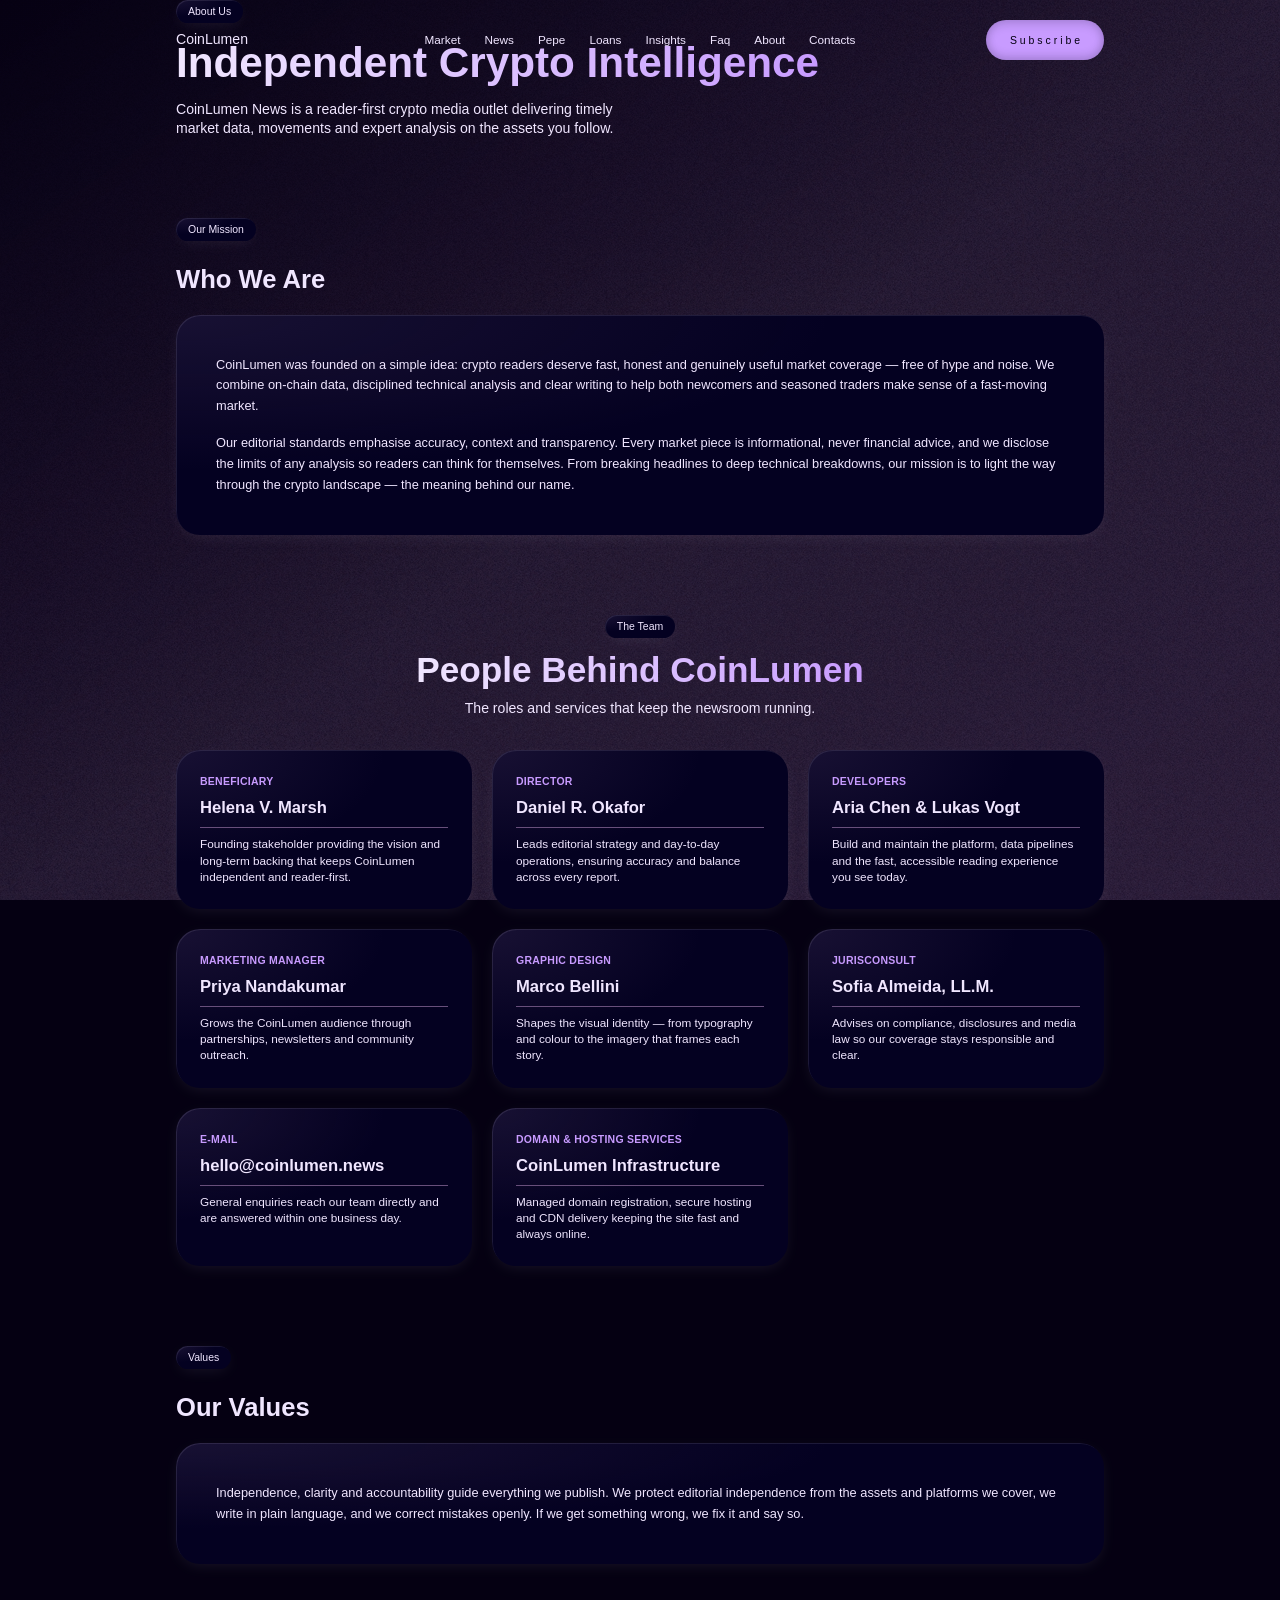
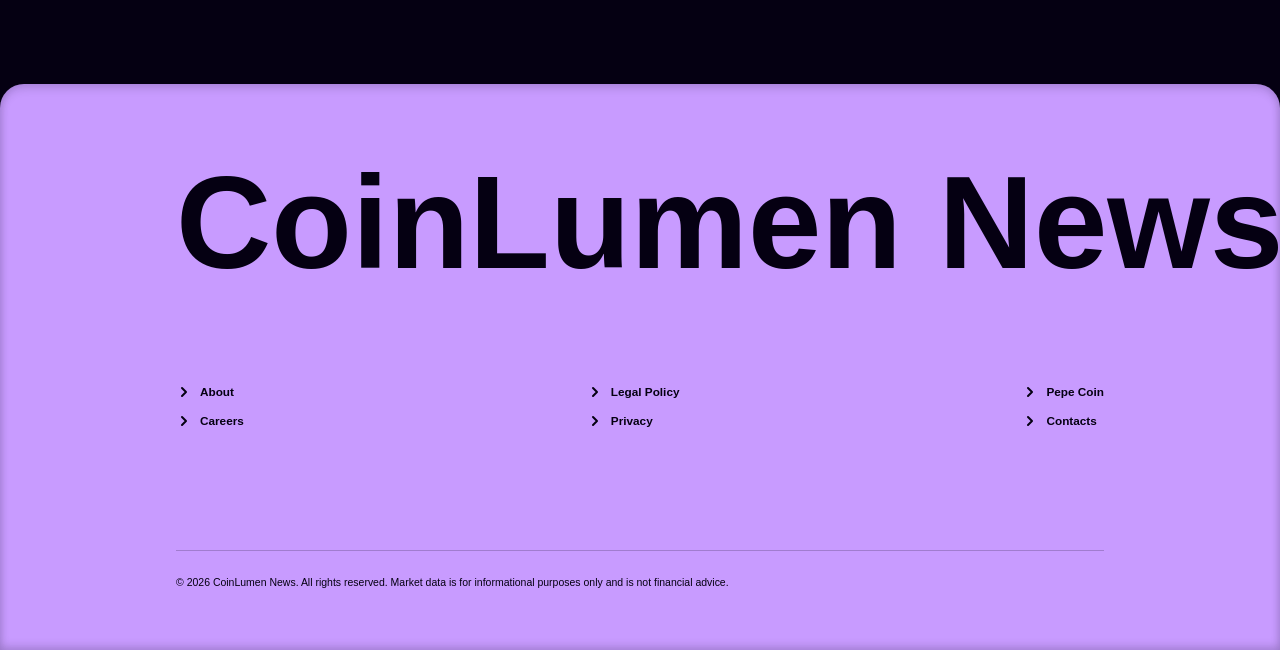
<file: about.html>
<!DOCTYPE html><html lang="en"><head>
    

    

    <meta charset="UTF-8">
    
    
    <link href="css2.css" rel="stylesheet">
    
    <meta name="viewport" content="width=device-width, initial-scale=1.0">
    <title>About — CoinLumen News</title>
  <link href="theme.css" rel="stylesheet">  <script src="script.js" defer></script>
</head>
<body>
<div id="root">
<div class="fixed inset-0 -z-10 overflow-hidden bg-background-accent/10 pointer-events-none select-none" aria-hidden="true">
<div class="absolute inset-0 overflow-hidden bg-gradient-to-br from-background via-background-accent/10 to-background-accent/20"></div>
<div class="absolute inset-0 bg-repeat mix-blend-overlay opacity-10 bg-noise bg-size-[512px]"></div>
</div>
<nav data-section="navbar" id="site-navbar" class="fixed z-1000 top-0 left-0 w-full transition-all duration-500 ease-in-out h-20 bg-background/0 backdrop-blur-0">
<div class="relative mx-auto flex items-center justify-between h-full w-content-width">
<a href="index.html" class="text-xl font-medium text-foreground">CoinLumen</a>
<div class="hidden md:flex absolute left-1/2 -translate-x-1/2 items-center gap-6">
<a href="index.html#performance" class="text-base text-foreground hover:opacity-70 transition-opacity">Market</a>
<a href="index.html#news" class="text-base text-foreground hover:opacity-70 transition-opacity">News</a>
<a href="pepe-coin.html" class="text-base text-foreground hover:opacity-70 transition-opacity">Pepe</a>
<a href="index.html#loans" class="text-base text-foreground hover:opacity-70 transition-opacity">Loans</a>
<a href="index.html#metrics" class="text-base text-foreground hover:opacity-70 transition-opacity">Insights</a>
<a href="index.html#faq" class="text-base text-foreground hover:opacity-70 transition-opacity">Faq</a>
<a href="about.html" class="text-base text-foreground hover:opacity-70 transition-opacity">About</a>
<a href="contacts.html" class="text-base text-foreground hover:opacity-70 transition-opacity">Contacts</a>
</div>
<div class="flex items-center gap-2 xl:gap-3 2xl:gap-4">
<a href="contacts.html" class="group hidden sm:flex items-center justify-center h-10 px-6 text-sm rounded cursor-pointer primary-button text-primary-cta-text">
<span class="truncate overflow-hidden">
<span class="inline-block transition-transform duration-400 ease-out md:group-hover:-translate-y-[1.25em]" style="text-shadow: currentcolor 0px 1.25em; transition-delay: 0.0s;">S</span>
<span class="inline-block transition-transform duration-400 ease-out md:group-hover:-translate-y-[1.25em]" style="text-shadow: currentcolor 0px 1.25em; transition-delay: 0.01s;">u</span>
<span class="inline-block transition-transform duration-400 ease-out md:group-hover:-translate-y-[1.25em]" style="text-shadow: currentcolor 0px 1.25em; transition-delay: 0.02s;">b</span>
<span class="inline-block transition-transform duration-400 ease-out md:group-hover:-translate-y-[1.25em]" style="text-shadow: currentcolor 0px 1.25em; transition-delay: 0.03s;">s</span>
<span class="inline-block transition-transform duration-400 ease-out md:group-hover:-translate-y-[1.25em]" style="text-shadow: currentcolor 0px 1.25em; transition-delay: 0.04s;">c</span>
<span class="inline-block transition-transform duration-400 ease-out md:group-hover:-translate-y-[1.25em]" style="text-shadow: currentcolor 0px 1.25em; transition-delay: 0.05s;">r</span>
<span class="inline-block transition-transform duration-400 ease-out md:group-hover:-translate-y-[1.25em]" style="text-shadow: currentcolor 0px 1.25em; transition-delay: 0.06s;">i</span>
<span class="inline-block transition-transform duration-400 ease-out md:group-hover:-translate-y-[1.25em]" style="text-shadow: currentcolor 0px 1.25em; transition-delay: 0.07s;">b</span>
<span class="inline-block transition-transform duration-400 ease-out md:group-hover:-translate-y-[1.25em]" style="text-shadow: currentcolor 0px 1.25em; transition-delay: 0.08s;">e</span>
</span>
</a>
<button type="button" id="nav-toggle" aria-label="Toggle navigation menu" aria-expanded="false" class="flex md:hidden items-center justify-center size-10 rounded card cursor-pointer">
<svg xmlns="http://www.w3.org/2000/svg" width="24" height="24" viewBox="0 0 24 24" fill="none" stroke="currentColor" stroke-width="2" stroke-linecap="round" stroke-linejoin="round" class="size-5 text-foreground" aria-hidden="true"><path d="M4 12h16"></path><path d="M4 6h16"></path><path d="M4 18h16"></path></svg>
</button>
</div>
</div>
<div id="nav-mobile" class="hidden md:hidden absolute top-20 left-0 w-full">
<div class="w-content-width mx-auto flex flex-col gap-4 p-6 card rounded">
<a href="index.html#performance" class="text-lg text-foreground hover:opacity-70 transition-opacity">Market</a>
<a href="index.html#news" class="text-lg text-foreground hover:opacity-70 transition-opacity">News</a>
<a href="pepe-coin.html" class="text-lg text-foreground hover:opacity-70 transition-opacity">Pepe</a>
<a href="index.html#loans" class="text-lg text-foreground hover:opacity-70 transition-opacity">Loans</a>
<a href="index.html#metrics" class="text-lg text-foreground hover:opacity-70 transition-opacity">Insights</a>
<a href="index.html#faq" class="text-lg text-foreground hover:opacity-70 transition-opacity">Faq</a>
<a href="about.html" class="text-lg text-foreground hover:opacity-70 transition-opacity">About</a>
<a href="contacts.html" class="text-lg text-foreground hover:opacity-70 transition-opacity">Contacts</a>
</div>
</div>
</nav>
<main class="flex-grow">
<section aria-label="Page header" class="relative pt-32 md:pt-40 pb-10">
<div class="w-content-width mx-auto flex flex-col items-center md:items-start gap-3">
<div class="px-3 py-1 mb-1 text-sm card rounded w-fit"><p>About Us</p></div>
<h1 class="bg-gradient-to-r from-foreground to-primary-cta bg-clip-text text-transparent pb-[0.1em] -mb-[0.1em] text-6xl 2xl:text-7xl leading-[1.15] font-semibold text-center md:text-left text-balance">Independent Crypto Intelligence</h1>
<p class="md:max-w-8/10 text-lg md:text-xl leading-snug text-center md:text-left text-balance">CoinLumen News is a reader-first crypto media outlet delivering timely market data, movements and expert analysis on the assets you follow.</p>

</div>
</section><section class="py-10 md:py-14">
<div class="w-content-width mx-auto flex flex-col gap-5">
<div class="px-3 py-1 mb-1 text-sm card rounded w-fit"><p>Our Mission</p></div>
<h2 class="text-4xl 2xl:text-5xl leading-[1.15] font-semibold text-balance">Who We Are</h2>
<div class="card rounded p-6 xl:p-10 flex flex-col gap-4">
<p class="text-base md:text-lg leading-relaxed">CoinLumen was founded on a simple idea: crypto readers deserve fast, honest and genuinely useful market coverage — free of hype and noise. We combine on-chain data, disciplined technical analysis and clear writing to help both newcomers and seasoned traders make sense of a fast-moving market.</p>
<p class="text-base md:text-lg leading-relaxed">Our editorial standards emphasise accuracy, context and transparency. Every market piece is informational, never financial advice, and we disclose the limits of any analysis so readers can think for themselves. From breaking headlines to deep technical breakdowns, our mission is to light the way through the crypto landscape — the meaning behind our name.</p>
</div>
</div>
</section><section class="py-10 md:py-14">
<div class="w-content-width mx-auto flex flex-col gap-8">
<div class="flex flex-col items-center gap-2">
<div class="px-3 py-1 mb-1 text-sm card rounded w-fit"><p>The Team</p></div>
<h2 class="bg-gradient-to-r from-foreground to-primary-cta bg-clip-text text-transparent pb-[0.1em] -mb-[0.1em] text-5xl 2xl:text-6xl leading-[1.15] font-semibold text-center text-balance">People Behind CoinLumen</h2>
<p class="md:max-w-7/10 text-lg md:text-xl leading-snug text-center text-balance">The roles and services that keep the newsroom running.</p>
</div>
<div class="grid grid-cols-1 sm:grid-cols-2 lg:grid-cols-3 gap-5">
<div class="flex flex-col gap-2 p-6 card rounded">
<span class="text-sm text-primary-cta font-semibold uppercase tracking-wide">Beneficiary</span>
<span class="text-xl md:text-2xl font-semibold">Helena V. Marsh</span>
<div class="w-full h-px bg-accent"></div>
<p class="text-base leading-snug">Founding stakeholder providing the vision and long-term backing that keeps CoinLumen independent and reader-first.</p>
</div>
<div class="flex flex-col gap-2 p-6 card rounded">
<span class="text-sm text-primary-cta font-semibold uppercase tracking-wide">Director</span>
<span class="text-xl md:text-2xl font-semibold">Daniel R. Okafor</span>
<div class="w-full h-px bg-accent"></div>
<p class="text-base leading-snug">Leads editorial strategy and day-to-day operations, ensuring accuracy and balance across every report.</p>
</div>
<div class="flex flex-col gap-2 p-6 card rounded">
<span class="text-sm text-primary-cta font-semibold uppercase tracking-wide">Developers</span>
<span class="text-xl md:text-2xl font-semibold">Aria Chen &amp; Lukas Vogt</span>
<div class="w-full h-px bg-accent"></div>
<p class="text-base leading-snug">Build and maintain the platform, data pipelines and the fast, accessible reading experience you see today.</p>
</div>
<div class="flex flex-col gap-2 p-6 card rounded">
<span class="text-sm text-primary-cta font-semibold uppercase tracking-wide">Marketing Manager</span>
<span class="text-xl md:text-2xl font-semibold">Priya Nandakumar</span>
<div class="w-full h-px bg-accent"></div>
<p class="text-base leading-snug">Grows the CoinLumen audience through partnerships, newsletters and community outreach.</p>
</div>
<div class="flex flex-col gap-2 p-6 card rounded">
<span class="text-sm text-primary-cta font-semibold uppercase tracking-wide">Graphic Design</span>
<span class="text-xl md:text-2xl font-semibold">Marco Bellini</span>
<div class="w-full h-px bg-accent"></div>
<p class="text-base leading-snug">Shapes the visual identity — from typography and colour to the imagery that frames each story.</p>
</div>
<div class="flex flex-col gap-2 p-6 card rounded">
<span class="text-sm text-primary-cta font-semibold uppercase tracking-wide">Jurisconsult</span>
<span class="text-xl md:text-2xl font-semibold">Sofia Almeida, LL.M.</span>
<div class="w-full h-px bg-accent"></div>
<p class="text-base leading-snug">Advises on compliance, disclosures and media law so our coverage stays responsible and clear.</p>
</div>
<div class="flex flex-col gap-2 p-6 card rounded">
<span class="text-sm text-primary-cta font-semibold uppercase tracking-wide">E-mail</span>
<span class="text-xl md:text-2xl font-semibold">hello@coinlumen.news</span>
<div class="w-full h-px bg-accent"></div>
<p class="text-base leading-snug">General enquiries reach our team directly and are answered within one business day.</p>
</div>
<div class="flex flex-col gap-2 p-6 card rounded">
<span class="text-sm text-primary-cta font-semibold uppercase tracking-wide">Domain &amp; Hosting Services</span>
<span class="text-xl md:text-2xl font-semibold">CoinLumen Infrastructure</span>
<div class="w-full h-px bg-accent"></div>
<p class="text-base leading-snug">Managed domain registration, secure hosting and CDN delivery keeping the site fast and always online.</p>
</div>
</div>
</div>
</section><section class="py-10 md:py-14">
<div class="w-content-width mx-auto flex flex-col gap-5">
<div class="px-3 py-1 mb-1 text-sm card rounded w-fit"><p>Values</p></div>
<h2 class="text-4xl 2xl:text-5xl leading-[1.15] font-semibold text-balance">Our Values</h2>
<div class="card rounded p-6 xl:p-10 flex flex-col gap-4">
<p class="text-base md:text-lg leading-relaxed">Independence, clarity and accountability guide everything we publish. We protect editorial independence from the assets and platforms we cover, we write in plain language, and we correct mistakes openly. If we get something wrong, we fix it and say so.</p>
</div>
</div>
</section>
</main>
<footer data-section="footer" aria-label="Site footer" class="w-full py-15 mt-20 rounded-t-lg overflow-hidden primary-button text-primary-cta-text">
<div class="w-content-width mx-auto flex flex-col gap-10 md:gap-20">
<div class="w-full min-w-0 flex-1">
<h2 class="whitespace-nowrap transition-opacity duration-150 opacity-100 font-semibold" style="line-height: 1.2; font-size: clamp(3rem, 13vw, 132px);">CoinLumen News</h2>
</div>
<div class="flex flex-col gap-8 mb-10 md:flex-row md:justify-between">
<div class="flex flex-col items-start gap-3">
<div class="flex items-center gap-2 text-base">
<svg xmlns="http://www.w3.org/2000/svg" width="24" height="24" viewBox="0 0 24 24" fill="none" stroke="currentColor" stroke-width="3" stroke-linecap="round" stroke-linejoin="round" class="lucide lucide-chevron-right size-4" aria-hidden="true"><path d="m9 18 6-6-6-6"></path></svg>
<a href="about.html" class="text-base text-primary-cta-text font-semibold hover:opacity-75 transition-opacity cursor-pointer">About</a>
</div>
<div class="flex items-center gap-2 text-base">
<svg xmlns="http://www.w3.org/2000/svg" width="24" height="24" viewBox="0 0 24 24" fill="none" stroke="currentColor" stroke-width="3" stroke-linecap="round" stroke-linejoin="round" class="lucide lucide-chevron-right size-4" aria-hidden="true"><path d="m9 18 6-6-6-6"></path></svg>
<a href="careers.html" class="text-base text-primary-cta-text font-semibold hover:opacity-75 transition-opacity cursor-pointer">Careers</a>
</div>
</div>
<div class="flex flex-col items-start gap-3">
<div class="flex items-center gap-2 text-base">
<svg xmlns="http://www.w3.org/2000/svg" width="24" height="24" viewBox="0 0 24 24" fill="none" stroke="currentColor" stroke-width="3" stroke-linecap="round" stroke-linejoin="round" class="lucide lucide-chevron-right size-4" aria-hidden="true"><path d="m9 18 6-6-6-6"></path></svg>
<a href="legal-policy.html" class="text-base text-primary-cta-text font-semibold hover:opacity-75 transition-opacity cursor-pointer">Legal Policy</a>
</div>
<div class="flex items-center gap-2 text-base">
<svg xmlns="http://www.w3.org/2000/svg" width="24" height="24" viewBox="0 0 24 24" fill="none" stroke="currentColor" stroke-width="3" stroke-linecap="round" stroke-linejoin="round" class="lucide lucide-chevron-right size-4" aria-hidden="true"><path d="m9 18 6-6-6-6"></path></svg>
<a href="privacy.html" class="text-base text-primary-cta-text font-semibold hover:opacity-75 transition-opacity cursor-pointer">Privacy</a>
</div>
</div>
<div class="flex flex-col items-start gap-3">
<div class="flex items-center gap-2 text-base">
<svg xmlns="http://www.w3.org/2000/svg" width="24" height="24" viewBox="0 0 24 24" fill="none" stroke="currentColor" stroke-width="3" stroke-linecap="round" stroke-linejoin="round" class="lucide lucide-chevron-right size-4" aria-hidden="true"><path d="m9 18 6-6-6-6"></path></svg>
<a href="pepe-coin.html" class="text-base text-primary-cta-text font-semibold hover:opacity-75 transition-opacity cursor-pointer">Pepe Coin</a>
</div>
<div class="flex items-center gap-2 text-base">
<svg xmlns="http://www.w3.org/2000/svg" width="24" height="24" viewBox="0 0 24 24" fill="none" stroke="currentColor" stroke-width="3" stroke-linecap="round" stroke-linejoin="round" class="lucide lucide-chevron-right size-4" aria-hidden="true"><path d="m9 18 6-6-6-6"></path></svg>
<a href="contacts.html" class="text-base text-primary-cta-text font-semibold hover:opacity-75 transition-opacity cursor-pointer">Contacts</a>
</div>
</div>
</div>
<div class="border-t border-primary-cta-text/20 pt-6 text-sm opacity-80">
<p>© <span id="footer-year">2026</span> CoinLumen News. All rights reserved. Market data is for informational purposes only and is not financial advice.</p>
</div>
</div>
</footer>
</div>
</body></html>
</file>
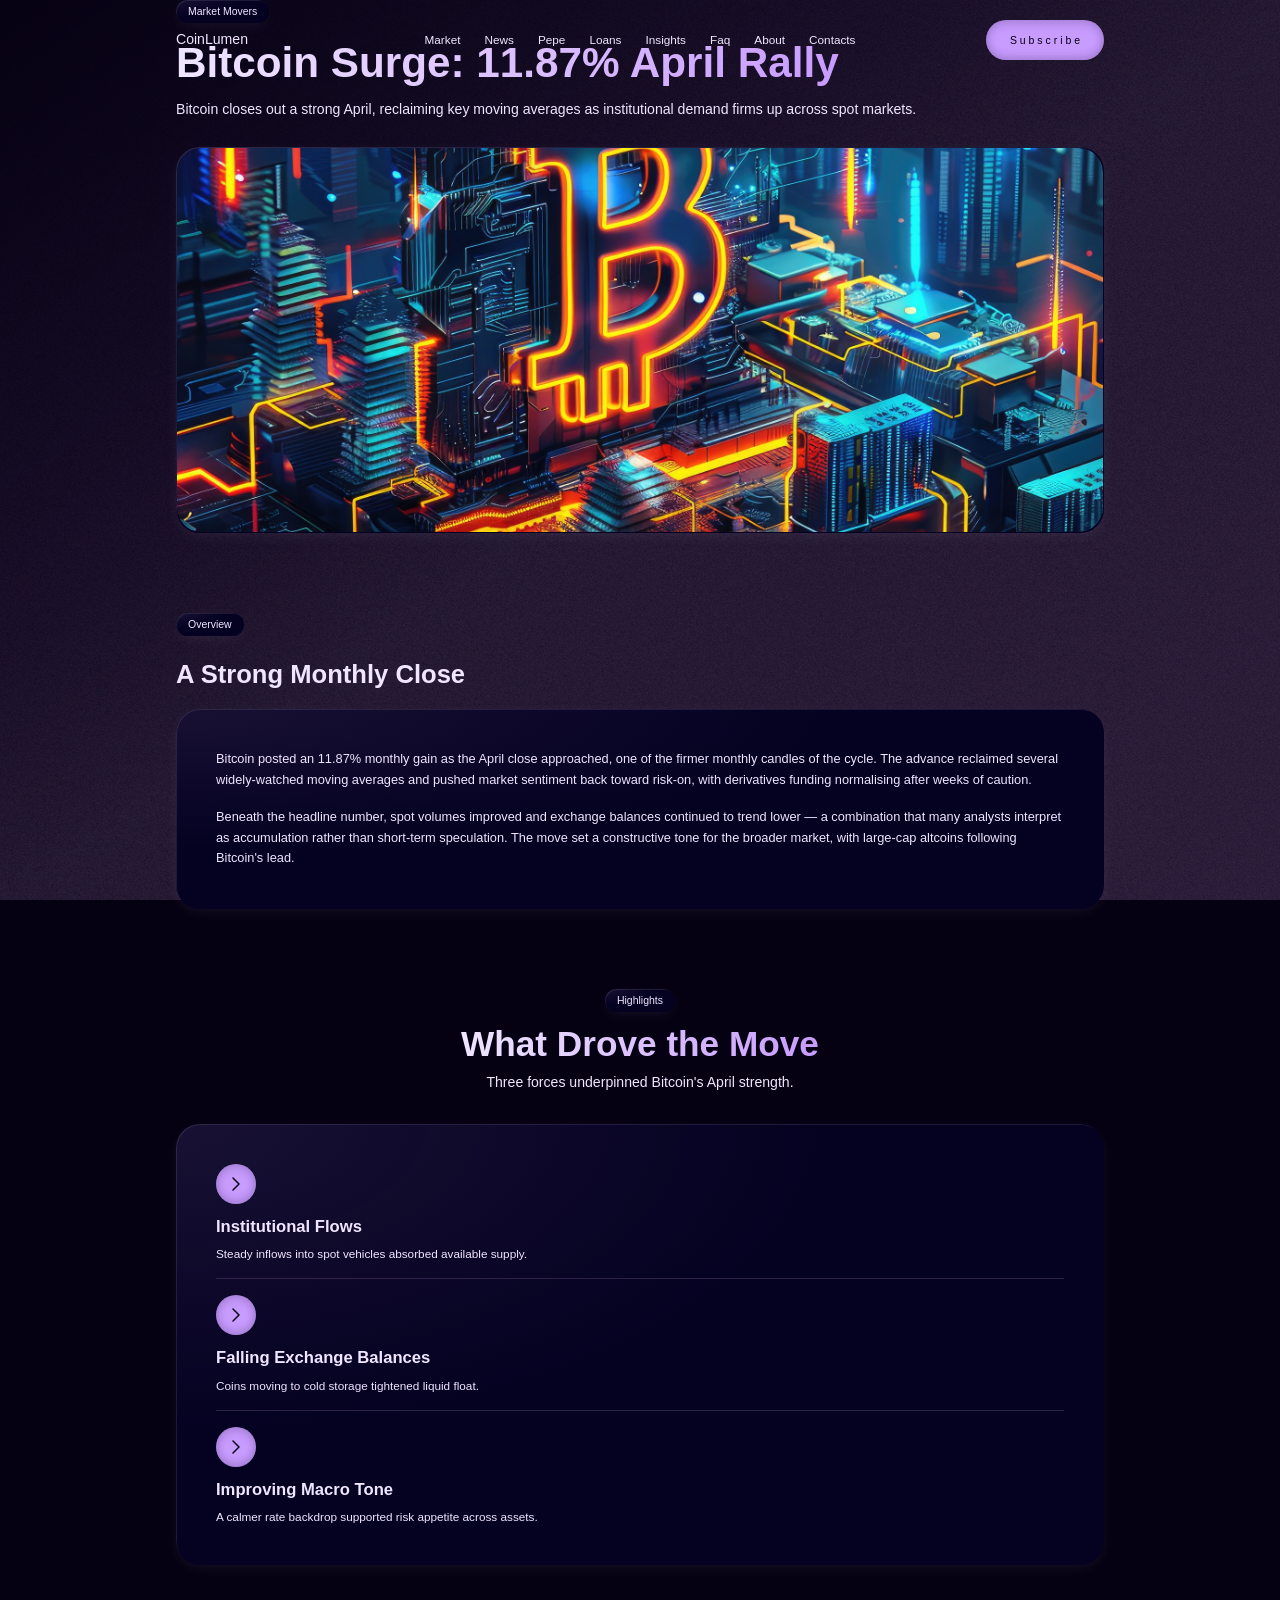
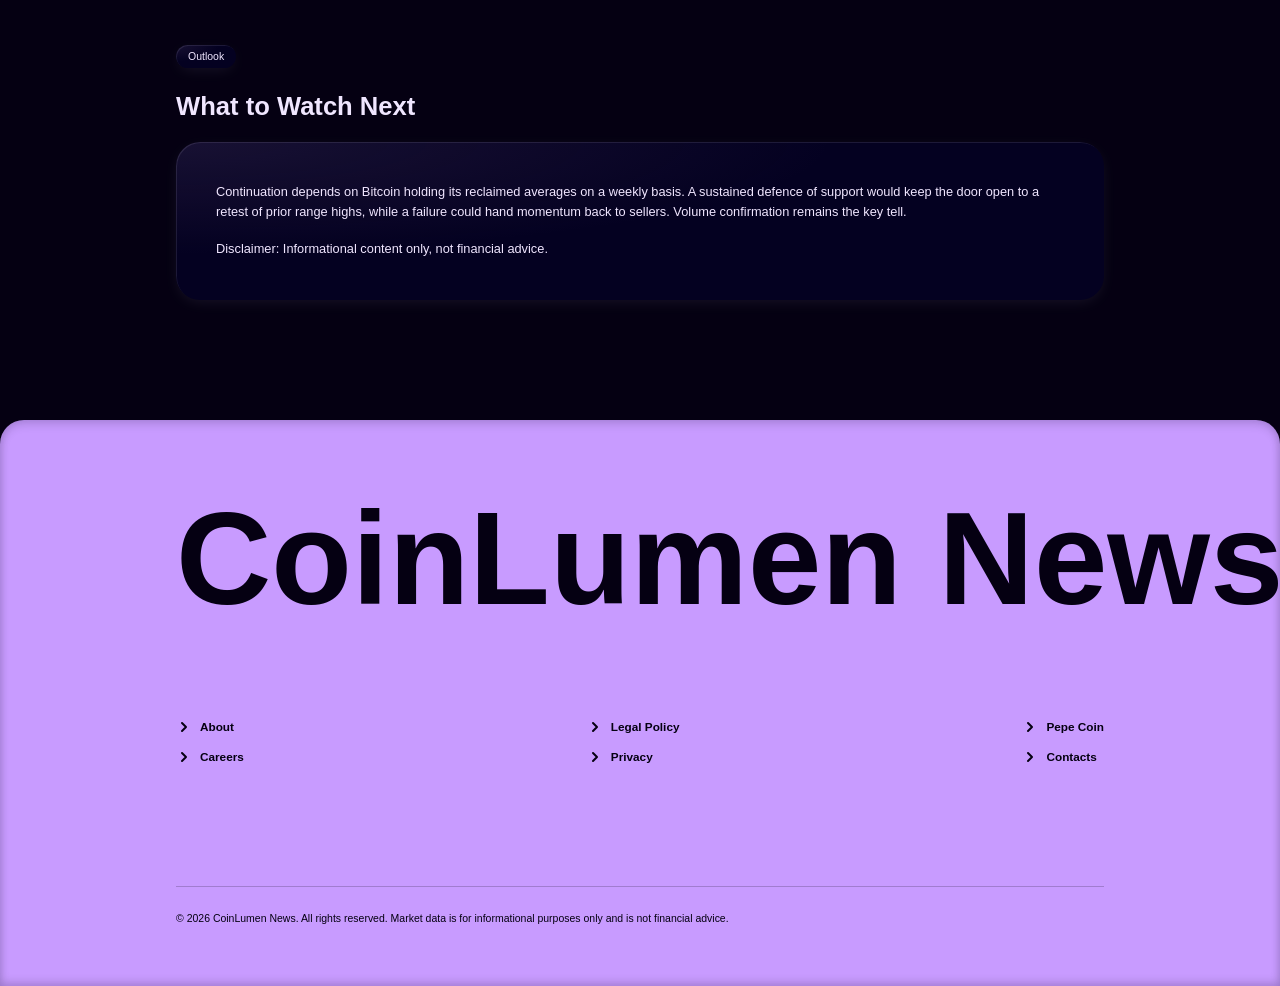
<file: bitcoin-report.html>
<!DOCTYPE html><html lang="en"><head>
    

    

    <meta charset="UTF-8">
    
    
    <link href="css2.css" rel="stylesheet">
    
    <meta name="viewport" content="width=device-width, initial-scale=1.0">
    <title>Bitcoin Report — CoinLumen News</title>
  <link href="theme.css" rel="stylesheet">  <script src="script.js" defer></script>
</head>
<body>
<div id="root">
<div class="fixed inset-0 -z-10 overflow-hidden bg-background-accent/10 pointer-events-none select-none" aria-hidden="true">
<div class="absolute inset-0 overflow-hidden bg-gradient-to-br from-background via-background-accent/10 to-background-accent/20"></div>
<div class="absolute inset-0 bg-repeat mix-blend-overlay opacity-10 bg-noise bg-size-[512px]"></div>
</div>
<nav data-section="navbar" id="site-navbar" class="fixed z-1000 top-0 left-0 w-full transition-all duration-500 ease-in-out h-20 bg-background/0 backdrop-blur-0">
<div class="relative mx-auto flex items-center justify-between h-full w-content-width">
<a href="index.html" class="text-xl font-medium text-foreground">CoinLumen</a>
<div class="hidden md:flex absolute left-1/2 -translate-x-1/2 items-center gap-6">
<a href="index.html#performance" class="text-base text-foreground hover:opacity-70 transition-opacity">Market</a>
<a href="index.html#news" class="text-base text-foreground hover:opacity-70 transition-opacity">News</a>
<a href="pepe-coin.html" class="text-base text-foreground hover:opacity-70 transition-opacity">Pepe</a>
<a href="index.html#loans" class="text-base text-foreground hover:opacity-70 transition-opacity">Loans</a>
<a href="index.html#metrics" class="text-base text-foreground hover:opacity-70 transition-opacity">Insights</a>
<a href="index.html#faq" class="text-base text-foreground hover:opacity-70 transition-opacity">Faq</a>
<a href="about.html" class="text-base text-foreground hover:opacity-70 transition-opacity">About</a>
<a href="contacts.html" class="text-base text-foreground hover:opacity-70 transition-opacity">Contacts</a>
</div>
<div class="flex items-center gap-2 xl:gap-3 2xl:gap-4">
<a href="contacts.html" class="group hidden sm:flex items-center justify-center h-10 px-6 text-sm rounded cursor-pointer primary-button text-primary-cta-text">
<span class="truncate overflow-hidden">
<span class="inline-block transition-transform duration-400 ease-out md:group-hover:-translate-y-[1.25em]" style="text-shadow: currentcolor 0px 1.25em; transition-delay: 0.0s;">S</span>
<span class="inline-block transition-transform duration-400 ease-out md:group-hover:-translate-y-[1.25em]" style="text-shadow: currentcolor 0px 1.25em; transition-delay: 0.01s;">u</span>
<span class="inline-block transition-transform duration-400 ease-out md:group-hover:-translate-y-[1.25em]" style="text-shadow: currentcolor 0px 1.25em; transition-delay: 0.02s;">b</span>
<span class="inline-block transition-transform duration-400 ease-out md:group-hover:-translate-y-[1.25em]" style="text-shadow: currentcolor 0px 1.25em; transition-delay: 0.03s;">s</span>
<span class="inline-block transition-transform duration-400 ease-out md:group-hover:-translate-y-[1.25em]" style="text-shadow: currentcolor 0px 1.25em; transition-delay: 0.04s;">c</span>
<span class="inline-block transition-transform duration-400 ease-out md:group-hover:-translate-y-[1.25em]" style="text-shadow: currentcolor 0px 1.25em; transition-delay: 0.05s;">r</span>
<span class="inline-block transition-transform duration-400 ease-out md:group-hover:-translate-y-[1.25em]" style="text-shadow: currentcolor 0px 1.25em; transition-delay: 0.06s;">i</span>
<span class="inline-block transition-transform duration-400 ease-out md:group-hover:-translate-y-[1.25em]" style="text-shadow: currentcolor 0px 1.25em; transition-delay: 0.07s;">b</span>
<span class="inline-block transition-transform duration-400 ease-out md:group-hover:-translate-y-[1.25em]" style="text-shadow: currentcolor 0px 1.25em; transition-delay: 0.08s;">e</span>
</span>
</a>
<button type="button" id="nav-toggle" aria-label="Toggle navigation menu" aria-expanded="false" class="flex md:hidden items-center justify-center size-10 rounded card cursor-pointer">
<svg xmlns="http://www.w3.org/2000/svg" width="24" height="24" viewBox="0 0 24 24" fill="none" stroke="currentColor" stroke-width="2" stroke-linecap="round" stroke-linejoin="round" class="size-5 text-foreground" aria-hidden="true"><path d="M4 12h16"></path><path d="M4 6h16"></path><path d="M4 18h16"></path></svg>
</button>
</div>
</div>
<div id="nav-mobile" class="hidden md:hidden absolute top-20 left-0 w-full">
<div class="w-content-width mx-auto flex flex-col gap-4 p-6 card rounded">
<a href="index.html#performance" class="text-lg text-foreground hover:opacity-70 transition-opacity">Market</a>
<a href="index.html#news" class="text-lg text-foreground hover:opacity-70 transition-opacity">News</a>
<a href="pepe-coin.html" class="text-lg text-foreground hover:opacity-70 transition-opacity">Pepe</a>
<a href="index.html#loans" class="text-lg text-foreground hover:opacity-70 transition-opacity">Loans</a>
<a href="index.html#metrics" class="text-lg text-foreground hover:opacity-70 transition-opacity">Insights</a>
<a href="index.html#faq" class="text-lg text-foreground hover:opacity-70 transition-opacity">Faq</a>
<a href="about.html" class="text-lg text-foreground hover:opacity-70 transition-opacity">About</a>
<a href="contacts.html" class="text-lg text-foreground hover:opacity-70 transition-opacity">Contacts</a>
</div>
</div>
</nav>
<main class="flex-grow">
<section aria-label="Page header" class="relative pt-32 md:pt-40 pb-10">
<div class="w-content-width mx-auto flex flex-col items-center md:items-start gap-3">
<div class="px-3 py-1 mb-1 text-sm card rounded w-fit"><p>Market Movers</p></div>
<h1 class="bg-gradient-to-r from-foreground to-primary-cta bg-clip-text text-transparent pb-[0.1em] -mb-[0.1em] text-6xl 2xl:text-7xl leading-[1.15] font-semibold text-center md:text-left text-balance">Bitcoin Surge: 11.87% April Rally</h1>
<p class="md:max-w-8/10 text-lg md:text-xl leading-snug text-center md:text-left text-balance">Bitcoin closes out a strong April, reclaiming key moving averages as institutional demand firms up across spot markets.</p>
<div class="w-full mt-4 p-px card rounded overflow-hidden">
<div class="relative w-full h-72 md:h-96 overflow-hidden rounded"><img alt="Bitcoin Surge: 11.87% April Rally" class="w-full h-full object-cover rounded" src="cyberpunk-bitcoin-illustration_23-2151611199.jpg"></div>
</div>
</div>
</section><section class="py-10 md:py-14">
<div class="w-content-width mx-auto flex flex-col gap-5">
<div class="px-3 py-1 mb-1 text-sm card rounded w-fit"><p>Overview</p></div>
<h2 class="text-4xl 2xl:text-5xl leading-[1.15] font-semibold text-balance">A Strong Monthly Close</h2>
<div class="card rounded p-6 xl:p-10 flex flex-col gap-4">
<p class="text-base md:text-lg leading-relaxed">Bitcoin posted an 11.87% monthly gain as the April close approached, one of the firmer monthly candles of the cycle. The advance reclaimed several widely-watched moving averages and pushed market sentiment back toward risk-on, with derivatives funding normalising after weeks of caution.</p>
<p class="text-base md:text-lg leading-relaxed">Beneath the headline number, spot volumes improved and exchange balances continued to trend lower — a combination that many analysts interpret as accumulation rather than short-term speculation. The move set a constructive tone for the broader market, with large-cap altcoins following Bitcoin's lead.</p>
</div>
</div>
</section><section class="py-10 md:py-14">
<div class="w-content-width mx-auto flex flex-col gap-8">
<div class="flex flex-col items-center gap-2">
<div class="px-3 py-1 mb-1 text-sm card rounded w-fit"><p>Highlights</p></div>
<h2 class="bg-gradient-to-r from-foreground to-primary-cta bg-clip-text text-transparent pb-[0.1em] -mb-[0.1em] text-5xl 2xl:text-6xl leading-[1.15] font-semibold text-center text-balance">What Drove the Move</h2>
<p class="md:max-w-7/10 text-lg md:text-xl leading-snug text-center text-balance">Three forces underpinned Bitcoin's April strength.</p>
</div>
<div class="card rounded p-6 xl:p-10 flex flex-col justify-center gap-4">
<div>
<div class="flex flex-col gap-2">
<div class="flex items-center justify-center shrink-0 mb-1 size-10 primary-button rounded">
<svg xmlns="http://www.w3.org/2000/svg" width="24" height="24" viewBox="0 0 24 24" fill="none" stroke="currentColor" stroke-width="1.5" stroke-linecap="round" stroke-linejoin="round" class="lucide size-2/5 text-primary-cta-text" aria-hidden="true"><path d="m9 18 6-6-6-6"></path></svg>
</div>
<h3 class="text-2xl font-semibold">Institutional Flows</h3>
<p class="text-base leading-snug">Steady inflows into spot vehicles absorbed available supply.</p>
</div>
<div class="mt-4 border-b border-accent/40"></div>
</div><div>
<div class="flex flex-col gap-2">
<div class="flex items-center justify-center shrink-0 mb-1 size-10 primary-button rounded">
<svg xmlns="http://www.w3.org/2000/svg" width="24" height="24" viewBox="0 0 24 24" fill="none" stroke="currentColor" stroke-width="1.5" stroke-linecap="round" stroke-linejoin="round" class="lucide size-2/5 text-primary-cta-text" aria-hidden="true"><path d="m9 18 6-6-6-6"></path></svg>
</div>
<h3 class="text-2xl font-semibold">Falling Exchange Balances</h3>
<p class="text-base leading-snug">Coins moving to cold storage tightened liquid float.</p>
</div>
<div class="mt-4 border-b border-accent/40"></div>
</div><div>
<div class="flex flex-col gap-2">
<div class="flex items-center justify-center shrink-0 mb-1 size-10 primary-button rounded">
<svg xmlns="http://www.w3.org/2000/svg" width="24" height="24" viewBox="0 0 24 24" fill="none" stroke="currentColor" stroke-width="1.5" stroke-linecap="round" stroke-linejoin="round" class="lucide size-2/5 text-primary-cta-text" aria-hidden="true"><path d="m9 18 6-6-6-6"></path></svg>
</div>
<h3 class="text-2xl font-semibold">Improving Macro Tone</h3>
<p class="text-base leading-snug">A calmer rate backdrop supported risk appetite across assets.</p>
</div>

</div>
</div>
</div>
</section><section class="py-10 md:py-14">
<div class="w-content-width mx-auto flex flex-col gap-5">
<div class="px-3 py-1 mb-1 text-sm card rounded w-fit"><p>Outlook</p></div>
<h2 class="text-4xl 2xl:text-5xl leading-[1.15] font-semibold text-balance">What to Watch Next</h2>
<div class="card rounded p-6 xl:p-10 flex flex-col gap-4">
<p class="text-base md:text-lg leading-relaxed">Continuation depends on Bitcoin holding its reclaimed averages on a weekly basis. A sustained defence of support would keep the door open to a retest of prior range highs, while a failure could hand momentum back to sellers. Volume confirmation remains the key tell.</p>
<p class="text-base md:text-lg leading-relaxed">Disclaimer: Informational content only, not financial advice.</p>
</div>
</div>
</section>
</main>
<footer data-section="footer" aria-label="Site footer" class="w-full py-15 mt-20 rounded-t-lg overflow-hidden primary-button text-primary-cta-text">
<div class="w-content-width mx-auto flex flex-col gap-10 md:gap-20">
<div class="w-full min-w-0 flex-1">
<h2 class="whitespace-nowrap transition-opacity duration-150 opacity-100 font-semibold" style="line-height: 1.2; font-size: clamp(3rem, 13vw, 132px);">CoinLumen News</h2>
</div>
<div class="flex flex-col gap-8 mb-10 md:flex-row md:justify-between">
<div class="flex flex-col items-start gap-3">
<div class="flex items-center gap-2 text-base">
<svg xmlns="http://www.w3.org/2000/svg" width="24" height="24" viewBox="0 0 24 24" fill="none" stroke="currentColor" stroke-width="3" stroke-linecap="round" stroke-linejoin="round" class="lucide lucide-chevron-right size-4" aria-hidden="true"><path d="m9 18 6-6-6-6"></path></svg>
<a href="about.html" class="text-base text-primary-cta-text font-semibold hover:opacity-75 transition-opacity cursor-pointer">About</a>
</div>
<div class="flex items-center gap-2 text-base">
<svg xmlns="http://www.w3.org/2000/svg" width="24" height="24" viewBox="0 0 24 24" fill="none" stroke="currentColor" stroke-width="3" stroke-linecap="round" stroke-linejoin="round" class="lucide lucide-chevron-right size-4" aria-hidden="true"><path d="m9 18 6-6-6-6"></path></svg>
<a href="careers.html" class="text-base text-primary-cta-text font-semibold hover:opacity-75 transition-opacity cursor-pointer">Careers</a>
</div>
</div>
<div class="flex flex-col items-start gap-3">
<div class="flex items-center gap-2 text-base">
<svg xmlns="http://www.w3.org/2000/svg" width="24" height="24" viewBox="0 0 24 24" fill="none" stroke="currentColor" stroke-width="3" stroke-linecap="round" stroke-linejoin="round" class="lucide lucide-chevron-right size-4" aria-hidden="true"><path d="m9 18 6-6-6-6"></path></svg>
<a href="legal-policy.html" class="text-base text-primary-cta-text font-semibold hover:opacity-75 transition-opacity cursor-pointer">Legal Policy</a>
</div>
<div class="flex items-center gap-2 text-base">
<svg xmlns="http://www.w3.org/2000/svg" width="24" height="24" viewBox="0 0 24 24" fill="none" stroke="currentColor" stroke-width="3" stroke-linecap="round" stroke-linejoin="round" class="lucide lucide-chevron-right size-4" aria-hidden="true"><path d="m9 18 6-6-6-6"></path></svg>
<a href="privacy.html" class="text-base text-primary-cta-text font-semibold hover:opacity-75 transition-opacity cursor-pointer">Privacy</a>
</div>
</div>
<div class="flex flex-col items-start gap-3">
<div class="flex items-center gap-2 text-base">
<svg xmlns="http://www.w3.org/2000/svg" width="24" height="24" viewBox="0 0 24 24" fill="none" stroke="currentColor" stroke-width="3" stroke-linecap="round" stroke-linejoin="round" class="lucide lucide-chevron-right size-4" aria-hidden="true"><path d="m9 18 6-6-6-6"></path></svg>
<a href="pepe-coin.html" class="text-base text-primary-cta-text font-semibold hover:opacity-75 transition-opacity cursor-pointer">Pepe Coin</a>
</div>
<div class="flex items-center gap-2 text-base">
<svg xmlns="http://www.w3.org/2000/svg" width="24" height="24" viewBox="0 0 24 24" fill="none" stroke="currentColor" stroke-width="3" stroke-linecap="round" stroke-linejoin="round" class="lucide lucide-chevron-right size-4" aria-hidden="true"><path d="m9 18 6-6-6-6"></path></svg>
<a href="contacts.html" class="text-base text-primary-cta-text font-semibold hover:opacity-75 transition-opacity cursor-pointer">Contacts</a>
</div>
</div>
</div>
<div class="border-t border-primary-cta-text/20 pt-6 text-sm opacity-80">
<p>© <span id="footer-year">2026</span> CoinLumen News. All rights reserved. Market data is for informational purposes only and is not financial advice.</p>
</div>
</div>
</footer>
</div>
</body></html>
</file>
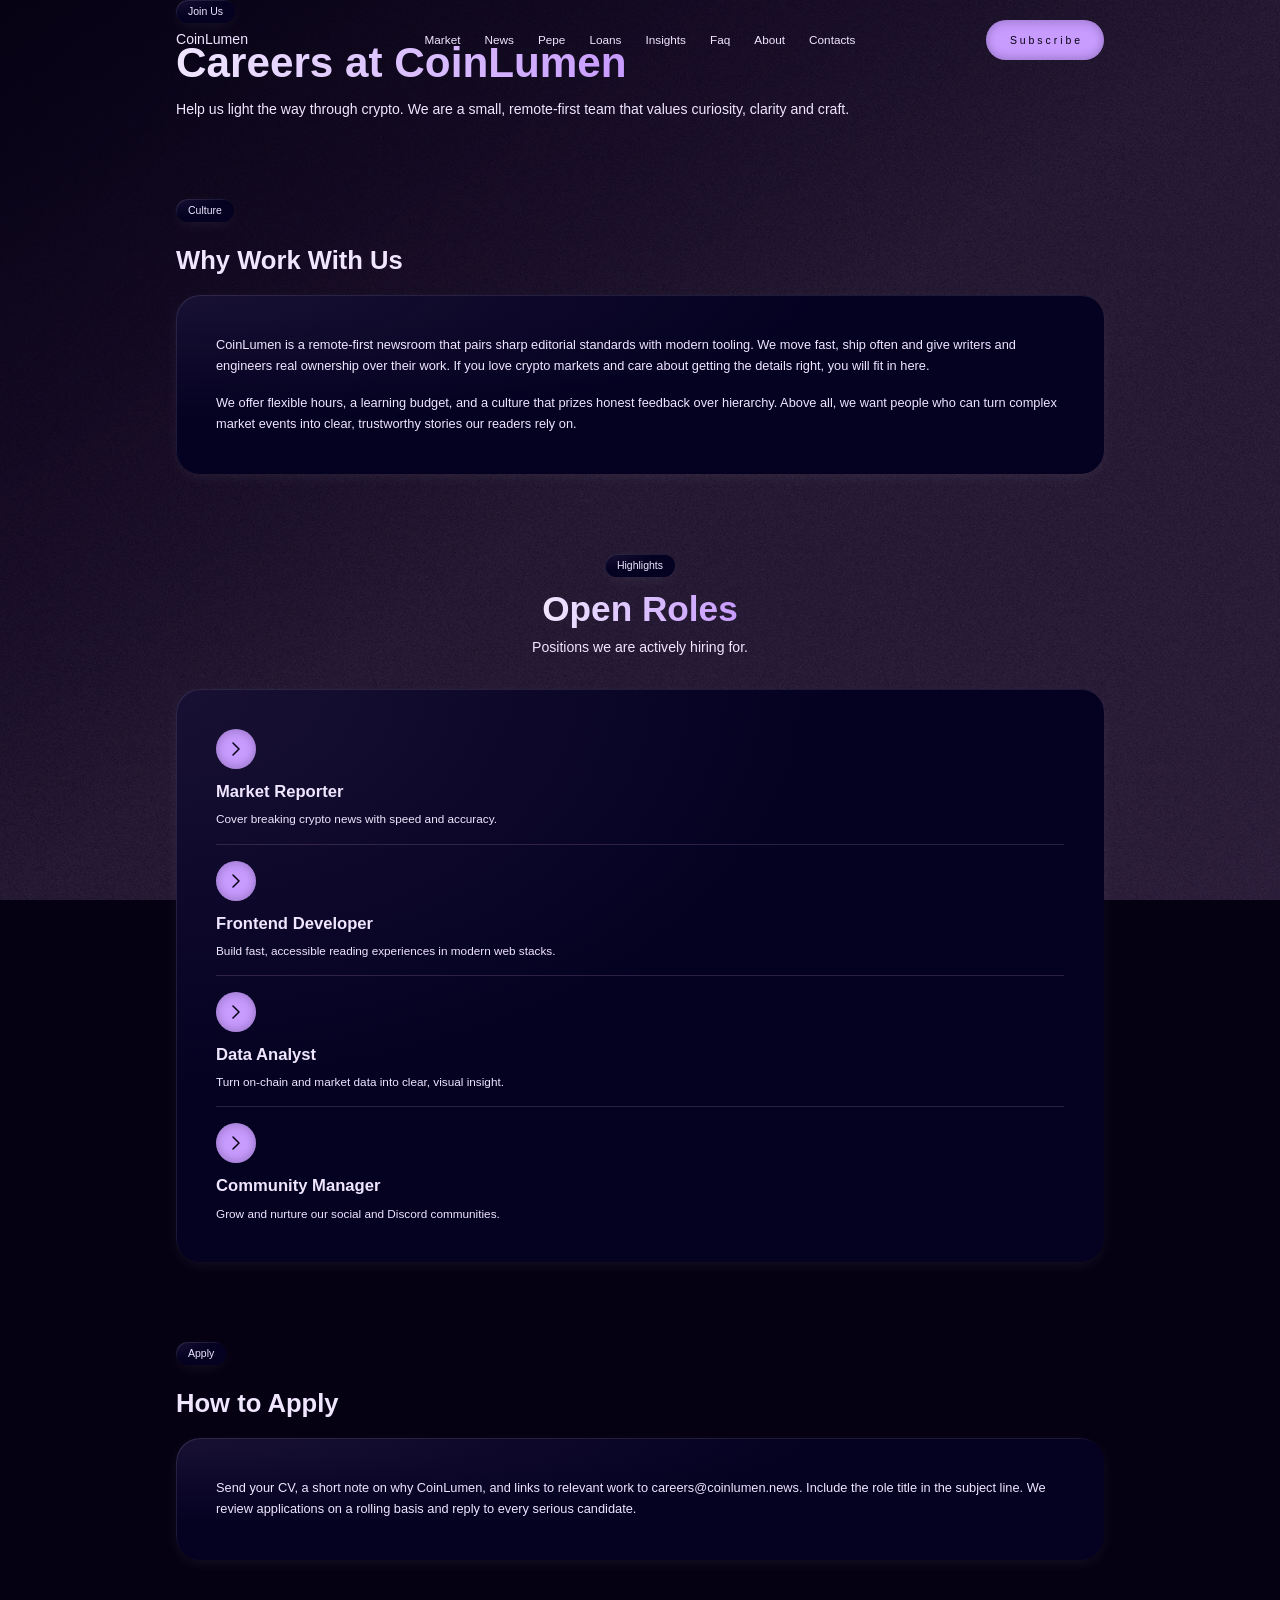
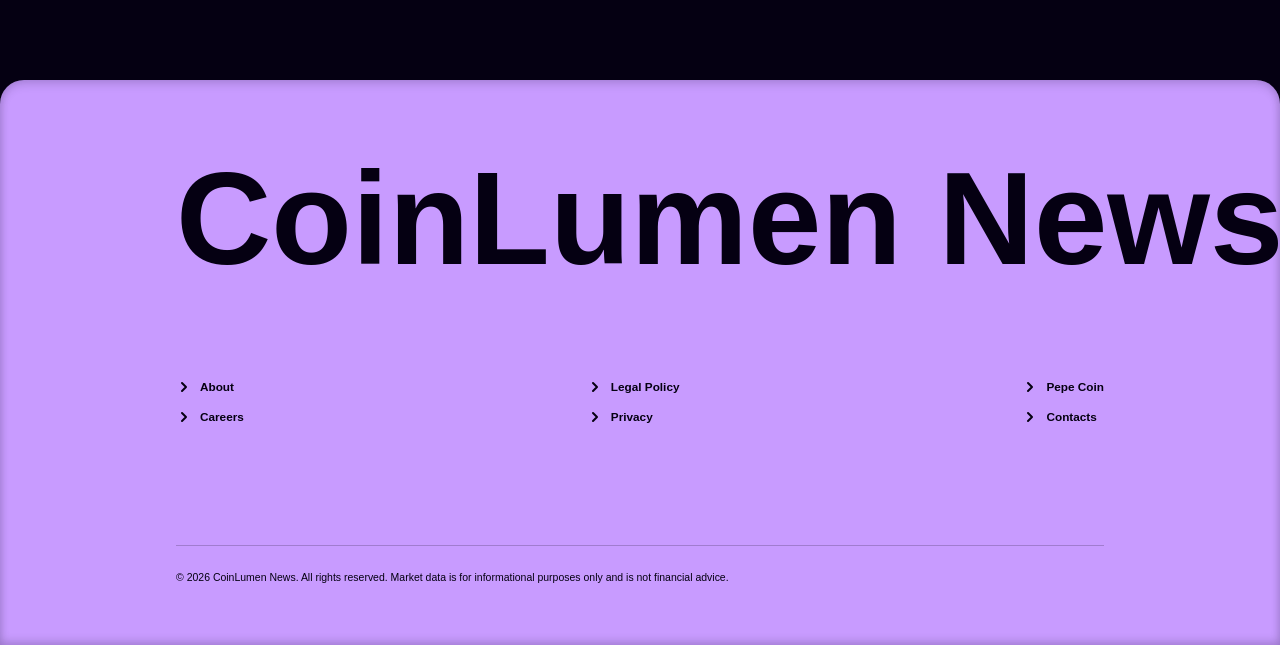
<file: careers.html>
<!DOCTYPE html><html lang="en"><head>
    

    

    <meta charset="UTF-8">
    
    
    <link href="css2.css" rel="stylesheet">
    
    <meta name="viewport" content="width=device-width, initial-scale=1.0">
    <title>Careers — CoinLumen News</title>
  <link href="theme.css" rel="stylesheet">  <script src="script.js" defer></script>
</head>
<body>
<div id="root">
<div class="fixed inset-0 -z-10 overflow-hidden bg-background-accent/10 pointer-events-none select-none" aria-hidden="true">
<div class="absolute inset-0 overflow-hidden bg-gradient-to-br from-background via-background-accent/10 to-background-accent/20"></div>
<div class="absolute inset-0 bg-repeat mix-blend-overlay opacity-10 bg-noise bg-size-[512px]"></div>
</div>
<nav data-section="navbar" id="site-navbar" class="fixed z-1000 top-0 left-0 w-full transition-all duration-500 ease-in-out h-20 bg-background/0 backdrop-blur-0">
<div class="relative mx-auto flex items-center justify-between h-full w-content-width">
<a href="index.html" class="text-xl font-medium text-foreground">CoinLumen</a>
<div class="hidden md:flex absolute left-1/2 -translate-x-1/2 items-center gap-6">
<a href="index.html#performance" class="text-base text-foreground hover:opacity-70 transition-opacity">Market</a>
<a href="index.html#news" class="text-base text-foreground hover:opacity-70 transition-opacity">News</a>
<a href="pepe-coin.html" class="text-base text-foreground hover:opacity-70 transition-opacity">Pepe</a>
<a href="index.html#loans" class="text-base text-foreground hover:opacity-70 transition-opacity">Loans</a>
<a href="index.html#metrics" class="text-base text-foreground hover:opacity-70 transition-opacity">Insights</a>
<a href="index.html#faq" class="text-base text-foreground hover:opacity-70 transition-opacity">Faq</a>
<a href="about.html" class="text-base text-foreground hover:opacity-70 transition-opacity">About</a>
<a href="contacts.html" class="text-base text-foreground hover:opacity-70 transition-opacity">Contacts</a>
</div>
<div class="flex items-center gap-2 xl:gap-3 2xl:gap-4">
<a href="contacts.html" class="group hidden sm:flex items-center justify-center h-10 px-6 text-sm rounded cursor-pointer primary-button text-primary-cta-text">
<span class="truncate overflow-hidden">
<span class="inline-block transition-transform duration-400 ease-out md:group-hover:-translate-y-[1.25em]" style="text-shadow: currentcolor 0px 1.25em; transition-delay: 0.0s;">S</span>
<span class="inline-block transition-transform duration-400 ease-out md:group-hover:-translate-y-[1.25em]" style="text-shadow: currentcolor 0px 1.25em; transition-delay: 0.01s;">u</span>
<span class="inline-block transition-transform duration-400 ease-out md:group-hover:-translate-y-[1.25em]" style="text-shadow: currentcolor 0px 1.25em; transition-delay: 0.02s;">b</span>
<span class="inline-block transition-transform duration-400 ease-out md:group-hover:-translate-y-[1.25em]" style="text-shadow: currentcolor 0px 1.25em; transition-delay: 0.03s;">s</span>
<span class="inline-block transition-transform duration-400 ease-out md:group-hover:-translate-y-[1.25em]" style="text-shadow: currentcolor 0px 1.25em; transition-delay: 0.04s;">c</span>
<span class="inline-block transition-transform duration-400 ease-out md:group-hover:-translate-y-[1.25em]" style="text-shadow: currentcolor 0px 1.25em; transition-delay: 0.05s;">r</span>
<span class="inline-block transition-transform duration-400 ease-out md:group-hover:-translate-y-[1.25em]" style="text-shadow: currentcolor 0px 1.25em; transition-delay: 0.06s;">i</span>
<span class="inline-block transition-transform duration-400 ease-out md:group-hover:-translate-y-[1.25em]" style="text-shadow: currentcolor 0px 1.25em; transition-delay: 0.07s;">b</span>
<span class="inline-block transition-transform duration-400 ease-out md:group-hover:-translate-y-[1.25em]" style="text-shadow: currentcolor 0px 1.25em; transition-delay: 0.08s;">e</span>
</span>
</a>
<button type="button" id="nav-toggle" aria-label="Toggle navigation menu" aria-expanded="false" class="flex md:hidden items-center justify-center size-10 rounded card cursor-pointer">
<svg xmlns="http://www.w3.org/2000/svg" width="24" height="24" viewBox="0 0 24 24" fill="none" stroke="currentColor" stroke-width="2" stroke-linecap="round" stroke-linejoin="round" class="size-5 text-foreground" aria-hidden="true"><path d="M4 12h16"></path><path d="M4 6h16"></path><path d="M4 18h16"></path></svg>
</button>
</div>
</div>
<div id="nav-mobile" class="hidden md:hidden absolute top-20 left-0 w-full">
<div class="w-content-width mx-auto flex flex-col gap-4 p-6 card rounded">
<a href="index.html#performance" class="text-lg text-foreground hover:opacity-70 transition-opacity">Market</a>
<a href="index.html#news" class="text-lg text-foreground hover:opacity-70 transition-opacity">News</a>
<a href="pepe-coin.html" class="text-lg text-foreground hover:opacity-70 transition-opacity">Pepe</a>
<a href="index.html#loans" class="text-lg text-foreground hover:opacity-70 transition-opacity">Loans</a>
<a href="index.html#metrics" class="text-lg text-foreground hover:opacity-70 transition-opacity">Insights</a>
<a href="index.html#faq" class="text-lg text-foreground hover:opacity-70 transition-opacity">Faq</a>
<a href="about.html" class="text-lg text-foreground hover:opacity-70 transition-opacity">About</a>
<a href="contacts.html" class="text-lg text-foreground hover:opacity-70 transition-opacity">Contacts</a>
</div>
</div>
</nav>
<main class="flex-grow">
<section aria-label="Page header" class="relative pt-32 md:pt-40 pb-10">
<div class="w-content-width mx-auto flex flex-col items-center md:items-start gap-3">
<div class="px-3 py-1 mb-1 text-sm card rounded w-fit"><p>Join Us</p></div>
<h1 class="bg-gradient-to-r from-foreground to-primary-cta bg-clip-text text-transparent pb-[0.1em] -mb-[0.1em] text-6xl 2xl:text-7xl leading-[1.15] font-semibold text-center md:text-left text-balance">Careers at CoinLumen</h1>
<p class="md:max-w-8/10 text-lg md:text-xl leading-snug text-center md:text-left text-balance">Help us light the way through crypto. We are a small, remote-first team that values curiosity, clarity and craft.</p>

</div>
</section><section class="py-10 md:py-14">
<div class="w-content-width mx-auto flex flex-col gap-5">
<div class="px-3 py-1 mb-1 text-sm card rounded w-fit"><p>Culture</p></div>
<h2 class="text-4xl 2xl:text-5xl leading-[1.15] font-semibold text-balance">Why Work With Us</h2>
<div class="card rounded p-6 xl:p-10 flex flex-col gap-4">
<p class="text-base md:text-lg leading-relaxed">CoinLumen is a remote-first newsroom that pairs sharp editorial standards with modern tooling. We move fast, ship often and give writers and engineers real ownership over their work. If you love crypto markets and care about getting the details right, you will fit in here.</p>
<p class="text-base md:text-lg leading-relaxed">We offer flexible hours, a learning budget, and a culture that prizes honest feedback over hierarchy. Above all, we want people who can turn complex market events into clear, trustworthy stories our readers rely on.</p>
</div>
</div>
</section><section class="py-10 md:py-14">
<div class="w-content-width mx-auto flex flex-col gap-8">
<div class="flex flex-col items-center gap-2">
<div class="px-3 py-1 mb-1 text-sm card rounded w-fit"><p>Highlights</p></div>
<h2 class="bg-gradient-to-r from-foreground to-primary-cta bg-clip-text text-transparent pb-[0.1em] -mb-[0.1em] text-5xl 2xl:text-6xl leading-[1.15] font-semibold text-center text-balance">Open Roles</h2>
<p class="md:max-w-7/10 text-lg md:text-xl leading-snug text-center text-balance">Positions we are actively hiring for.</p>
</div>
<div class="card rounded p-6 xl:p-10 flex flex-col justify-center gap-4">
<div>
<div class="flex flex-col gap-2">
<div class="flex items-center justify-center shrink-0 mb-1 size-10 primary-button rounded">
<svg xmlns="http://www.w3.org/2000/svg" width="24" height="24" viewBox="0 0 24 24" fill="none" stroke="currentColor" stroke-width="1.5" stroke-linecap="round" stroke-linejoin="round" class="lucide size-2/5 text-primary-cta-text" aria-hidden="true"><path d="m9 18 6-6-6-6"></path></svg>
</div>
<h3 class="text-2xl font-semibold">Market Reporter</h3>
<p class="text-base leading-snug">Cover breaking crypto news with speed and accuracy.</p>
</div>
<div class="mt-4 border-b border-accent/40"></div>
</div><div>
<div class="flex flex-col gap-2">
<div class="flex items-center justify-center shrink-0 mb-1 size-10 primary-button rounded">
<svg xmlns="http://www.w3.org/2000/svg" width="24" height="24" viewBox="0 0 24 24" fill="none" stroke="currentColor" stroke-width="1.5" stroke-linecap="round" stroke-linejoin="round" class="lucide size-2/5 text-primary-cta-text" aria-hidden="true"><path d="m9 18 6-6-6-6"></path></svg>
</div>
<h3 class="text-2xl font-semibold">Frontend Developer</h3>
<p class="text-base leading-snug">Build fast, accessible reading experiences in modern web stacks.</p>
</div>
<div class="mt-4 border-b border-accent/40"></div>
</div><div>
<div class="flex flex-col gap-2">
<div class="flex items-center justify-center shrink-0 mb-1 size-10 primary-button rounded">
<svg xmlns="http://www.w3.org/2000/svg" width="24" height="24" viewBox="0 0 24 24" fill="none" stroke="currentColor" stroke-width="1.5" stroke-linecap="round" stroke-linejoin="round" class="lucide size-2/5 text-primary-cta-text" aria-hidden="true"><path d="m9 18 6-6-6-6"></path></svg>
</div>
<h3 class="text-2xl font-semibold">Data Analyst</h3>
<p class="text-base leading-snug">Turn on-chain and market data into clear, visual insight.</p>
</div>
<div class="mt-4 border-b border-accent/40"></div>
</div><div>
<div class="flex flex-col gap-2">
<div class="flex items-center justify-center shrink-0 mb-1 size-10 primary-button rounded">
<svg xmlns="http://www.w3.org/2000/svg" width="24" height="24" viewBox="0 0 24 24" fill="none" stroke="currentColor" stroke-width="1.5" stroke-linecap="round" stroke-linejoin="round" class="lucide size-2/5 text-primary-cta-text" aria-hidden="true"><path d="m9 18 6-6-6-6"></path></svg>
</div>
<h3 class="text-2xl font-semibold">Community Manager</h3>
<p class="text-base leading-snug">Grow and nurture our social and Discord communities.</p>
</div>

</div>
</div>
</div>
</section><section class="py-10 md:py-14">
<div class="w-content-width mx-auto flex flex-col gap-5">
<div class="px-3 py-1 mb-1 text-sm card rounded w-fit"><p>Apply</p></div>
<h2 class="text-4xl 2xl:text-5xl leading-[1.15] font-semibold text-balance">How to Apply</h2>
<div class="card rounded p-6 xl:p-10 flex flex-col gap-4">
<p class="text-base md:text-lg leading-relaxed">Send your CV, a short note on why CoinLumen, and links to relevant work to careers@coinlumen.news. Include the role title in the subject line. We review applications on a rolling basis and reply to every serious candidate.</p>
</div>
</div>
</section>
</main>
<footer data-section="footer" aria-label="Site footer" class="w-full py-15 mt-20 rounded-t-lg overflow-hidden primary-button text-primary-cta-text">
<div class="w-content-width mx-auto flex flex-col gap-10 md:gap-20">
<div class="w-full min-w-0 flex-1">
<h2 class="whitespace-nowrap transition-opacity duration-150 opacity-100 font-semibold" style="line-height: 1.2; font-size: clamp(3rem, 13vw, 132px);">CoinLumen News</h2>
</div>
<div class="flex flex-col gap-8 mb-10 md:flex-row md:justify-between">
<div class="flex flex-col items-start gap-3">
<div class="flex items-center gap-2 text-base">
<svg xmlns="http://www.w3.org/2000/svg" width="24" height="24" viewBox="0 0 24 24" fill="none" stroke="currentColor" stroke-width="3" stroke-linecap="round" stroke-linejoin="round" class="lucide lucide-chevron-right size-4" aria-hidden="true"><path d="m9 18 6-6-6-6"></path></svg>
<a href="about.html" class="text-base text-primary-cta-text font-semibold hover:opacity-75 transition-opacity cursor-pointer">About</a>
</div>
<div class="flex items-center gap-2 text-base">
<svg xmlns="http://www.w3.org/2000/svg" width="24" height="24" viewBox="0 0 24 24" fill="none" stroke="currentColor" stroke-width="3" stroke-linecap="round" stroke-linejoin="round" class="lucide lucide-chevron-right size-4" aria-hidden="true"><path d="m9 18 6-6-6-6"></path></svg>
<a href="careers.html" class="text-base text-primary-cta-text font-semibold hover:opacity-75 transition-opacity cursor-pointer">Careers</a>
</div>
</div>
<div class="flex flex-col items-start gap-3">
<div class="flex items-center gap-2 text-base">
<svg xmlns="http://www.w3.org/2000/svg" width="24" height="24" viewBox="0 0 24 24" fill="none" stroke="currentColor" stroke-width="3" stroke-linecap="round" stroke-linejoin="round" class="lucide lucide-chevron-right size-4" aria-hidden="true"><path d="m9 18 6-6-6-6"></path></svg>
<a href="legal-policy.html" class="text-base text-primary-cta-text font-semibold hover:opacity-75 transition-opacity cursor-pointer">Legal Policy</a>
</div>
<div class="flex items-center gap-2 text-base">
<svg xmlns="http://www.w3.org/2000/svg" width="24" height="24" viewBox="0 0 24 24" fill="none" stroke="currentColor" stroke-width="3" stroke-linecap="round" stroke-linejoin="round" class="lucide lucide-chevron-right size-4" aria-hidden="true"><path d="m9 18 6-6-6-6"></path></svg>
<a href="privacy.html" class="text-base text-primary-cta-text font-semibold hover:opacity-75 transition-opacity cursor-pointer">Privacy</a>
</div>
</div>
<div class="flex flex-col items-start gap-3">
<div class="flex items-center gap-2 text-base">
<svg xmlns="http://www.w3.org/2000/svg" width="24" height="24" viewBox="0 0 24 24" fill="none" stroke="currentColor" stroke-width="3" stroke-linecap="round" stroke-linejoin="round" class="lucide lucide-chevron-right size-4" aria-hidden="true"><path d="m9 18 6-6-6-6"></path></svg>
<a href="pepe-coin.html" class="text-base text-primary-cta-text font-semibold hover:opacity-75 transition-opacity cursor-pointer">Pepe Coin</a>
</div>
<div class="flex items-center gap-2 text-base">
<svg xmlns="http://www.w3.org/2000/svg" width="24" height="24" viewBox="0 0 24 24" fill="none" stroke="currentColor" stroke-width="3" stroke-linecap="round" stroke-linejoin="round" class="lucide lucide-chevron-right size-4" aria-hidden="true"><path d="m9 18 6-6-6-6"></path></svg>
<a href="contacts.html" class="text-base text-primary-cta-text font-semibold hover:opacity-75 transition-opacity cursor-pointer">Contacts</a>
</div>
</div>
</div>
<div class="border-t border-primary-cta-text/20 pt-6 text-sm opacity-80">
<p>© <span id="footer-year">2026</span> CoinLumen News. All rights reserved. Market data is for informational purposes only and is not financial advice.</p>
</div>
</div>
</footer>
</div>
</body></html>
</file>
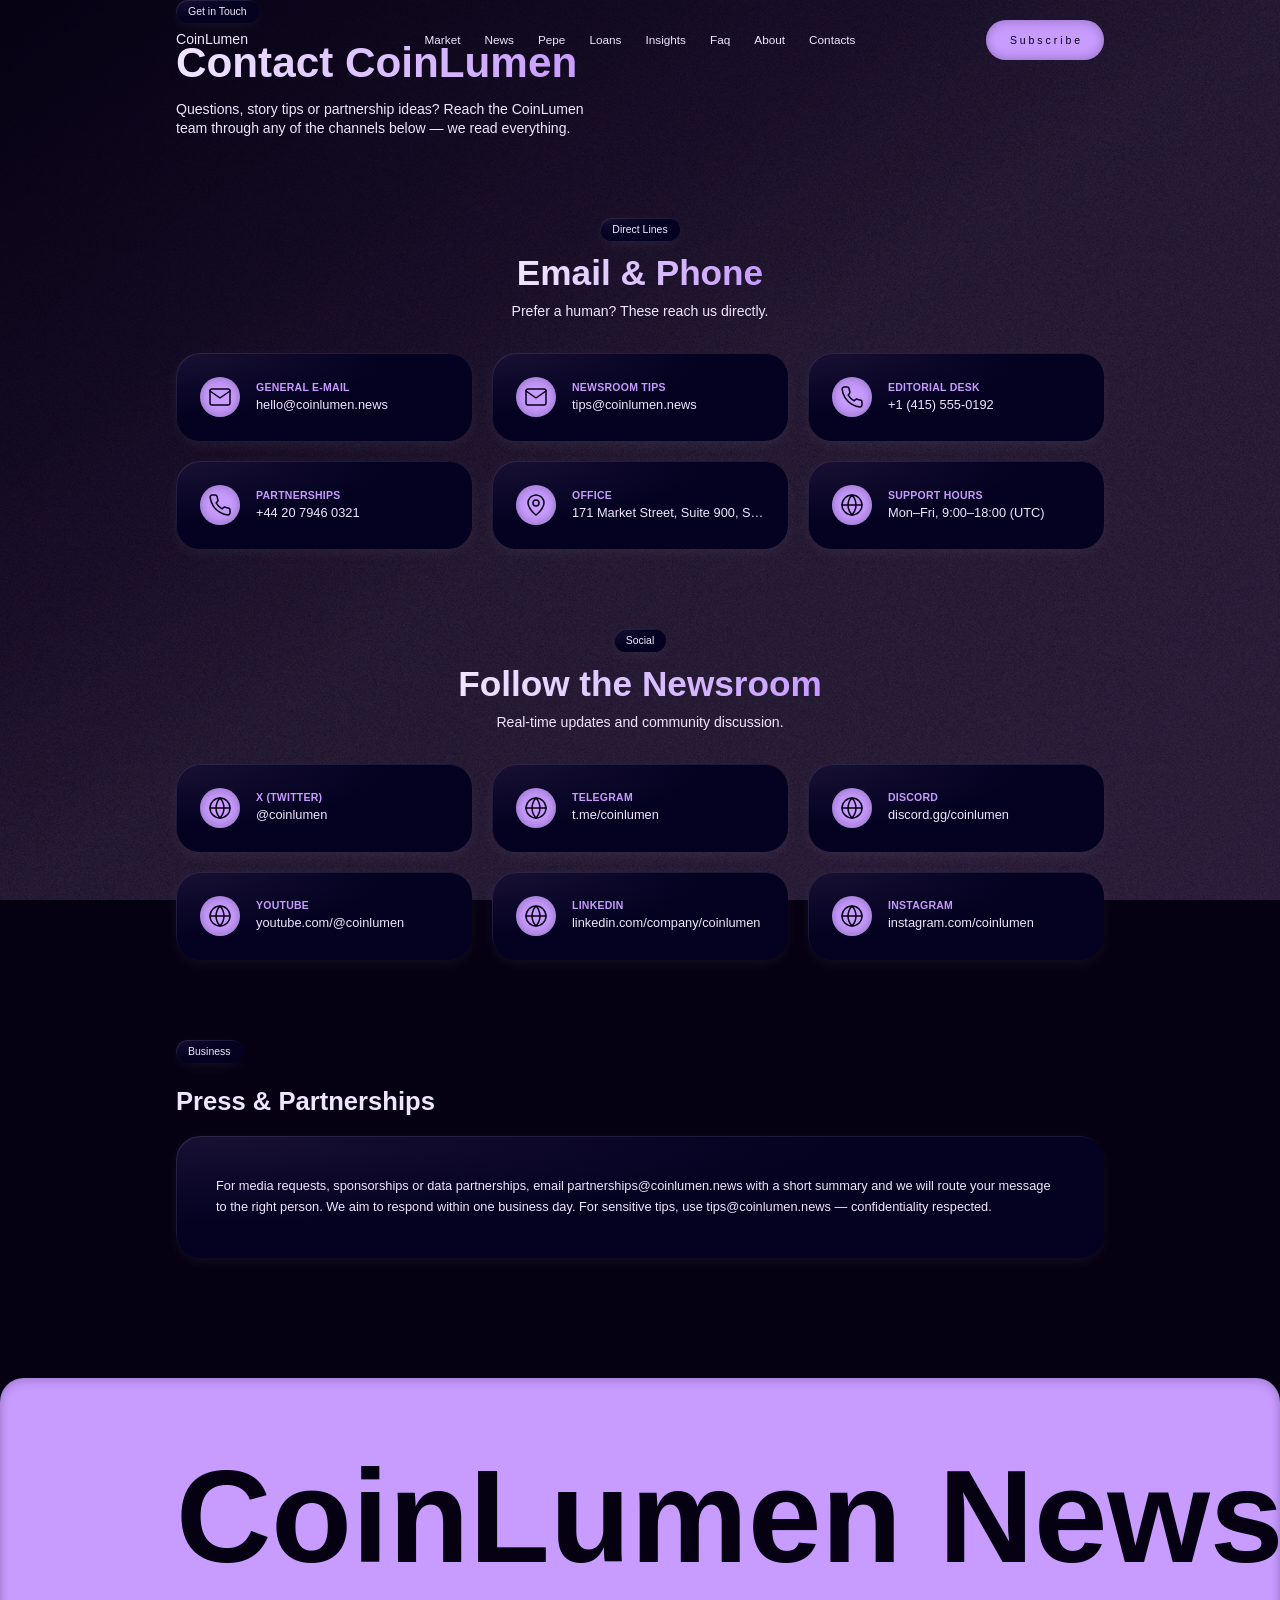
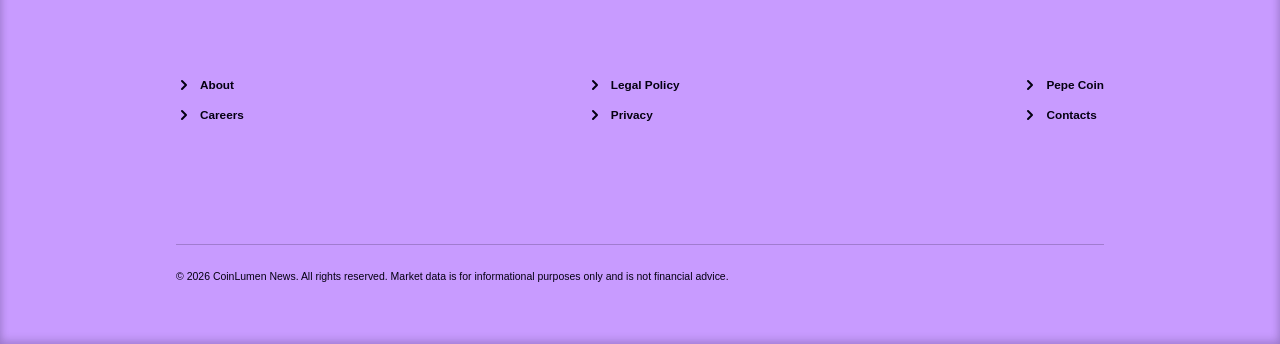
<file: contacts.html>
<!DOCTYPE html><html lang="en"><head>
    

    

    <meta charset="UTF-8">
    
    
    <link href="css2.css" rel="stylesheet">
    
    <meta name="viewport" content="width=device-width, initial-scale=1.0">
    <title>Contacts — CoinLumen News</title>
  <link href="theme.css" rel="stylesheet">  <script src="script.js" defer></script>
</head>
<body>
<div id="root">
<div class="fixed inset-0 -z-10 overflow-hidden bg-background-accent/10 pointer-events-none select-none" aria-hidden="true">
<div class="absolute inset-0 overflow-hidden bg-gradient-to-br from-background via-background-accent/10 to-background-accent/20"></div>
<div class="absolute inset-0 bg-repeat mix-blend-overlay opacity-10 bg-noise bg-size-[512px]"></div>
</div>
<nav data-section="navbar" id="site-navbar" class="fixed z-1000 top-0 left-0 w-full transition-all duration-500 ease-in-out h-20 bg-background/0 backdrop-blur-0">
<div class="relative mx-auto flex items-center justify-between h-full w-content-width">
<a href="index.html" class="text-xl font-medium text-foreground">CoinLumen</a>
<div class="hidden md:flex absolute left-1/2 -translate-x-1/2 items-center gap-6">
<a href="index.html#performance" class="text-base text-foreground hover:opacity-70 transition-opacity">Market</a>
<a href="index.html#news" class="text-base text-foreground hover:opacity-70 transition-opacity">News</a>
<a href="pepe-coin.html" class="text-base text-foreground hover:opacity-70 transition-opacity">Pepe</a>
<a href="index.html#loans" class="text-base text-foreground hover:opacity-70 transition-opacity">Loans</a>
<a href="index.html#metrics" class="text-base text-foreground hover:opacity-70 transition-opacity">Insights</a>
<a href="index.html#faq" class="text-base text-foreground hover:opacity-70 transition-opacity">Faq</a>
<a href="about.html" class="text-base text-foreground hover:opacity-70 transition-opacity">About</a>
<a href="contacts.html" class="text-base text-foreground hover:opacity-70 transition-opacity">Contacts</a>
</div>
<div class="flex items-center gap-2 xl:gap-3 2xl:gap-4">
<a href="contacts.html" class="group hidden sm:flex items-center justify-center h-10 px-6 text-sm rounded cursor-pointer primary-button text-primary-cta-text">
<span class="truncate overflow-hidden">
<span class="inline-block transition-transform duration-400 ease-out md:group-hover:-translate-y-[1.25em]" style="text-shadow: currentcolor 0px 1.25em; transition-delay: 0.0s;">S</span>
<span class="inline-block transition-transform duration-400 ease-out md:group-hover:-translate-y-[1.25em]" style="text-shadow: currentcolor 0px 1.25em; transition-delay: 0.01s;">u</span>
<span class="inline-block transition-transform duration-400 ease-out md:group-hover:-translate-y-[1.25em]" style="text-shadow: currentcolor 0px 1.25em; transition-delay: 0.02s;">b</span>
<span class="inline-block transition-transform duration-400 ease-out md:group-hover:-translate-y-[1.25em]" style="text-shadow: currentcolor 0px 1.25em; transition-delay: 0.03s;">s</span>
<span class="inline-block transition-transform duration-400 ease-out md:group-hover:-translate-y-[1.25em]" style="text-shadow: currentcolor 0px 1.25em; transition-delay: 0.04s;">c</span>
<span class="inline-block transition-transform duration-400 ease-out md:group-hover:-translate-y-[1.25em]" style="text-shadow: currentcolor 0px 1.25em; transition-delay: 0.05s;">r</span>
<span class="inline-block transition-transform duration-400 ease-out md:group-hover:-translate-y-[1.25em]" style="text-shadow: currentcolor 0px 1.25em; transition-delay: 0.06s;">i</span>
<span class="inline-block transition-transform duration-400 ease-out md:group-hover:-translate-y-[1.25em]" style="text-shadow: currentcolor 0px 1.25em; transition-delay: 0.07s;">b</span>
<span class="inline-block transition-transform duration-400 ease-out md:group-hover:-translate-y-[1.25em]" style="text-shadow: currentcolor 0px 1.25em; transition-delay: 0.08s;">e</span>
</span>
</a>
<button type="button" id="nav-toggle" aria-label="Toggle navigation menu" aria-expanded="false" class="flex md:hidden items-center justify-center size-10 rounded card cursor-pointer">
<svg xmlns="http://www.w3.org/2000/svg" width="24" height="24" viewBox="0 0 24 24" fill="none" stroke="currentColor" stroke-width="2" stroke-linecap="round" stroke-linejoin="round" class="size-5 text-foreground" aria-hidden="true"><path d="M4 12h16"></path><path d="M4 6h16"></path><path d="M4 18h16"></path></svg>
</button>
</div>
</div>
<div id="nav-mobile" class="hidden md:hidden absolute top-20 left-0 w-full">
<div class="w-content-width mx-auto flex flex-col gap-4 p-6 card rounded">
<a href="index.html#performance" class="text-lg text-foreground hover:opacity-70 transition-opacity">Market</a>
<a href="index.html#news" class="text-lg text-foreground hover:opacity-70 transition-opacity">News</a>
<a href="pepe-coin.html" class="text-lg text-foreground hover:opacity-70 transition-opacity">Pepe</a>
<a href="index.html#loans" class="text-lg text-foreground hover:opacity-70 transition-opacity">Loans</a>
<a href="index.html#metrics" class="text-lg text-foreground hover:opacity-70 transition-opacity">Insights</a>
<a href="index.html#faq" class="text-lg text-foreground hover:opacity-70 transition-opacity">Faq</a>
<a href="about.html" class="text-lg text-foreground hover:opacity-70 transition-opacity">About</a>
<a href="contacts.html" class="text-lg text-foreground hover:opacity-70 transition-opacity">Contacts</a>
</div>
</div>
</nav>
<main class="flex-grow">
<section aria-label="Page header" class="relative pt-32 md:pt-40 pb-10">
<div class="w-content-width mx-auto flex flex-col items-center md:items-start gap-3">
<div class="px-3 py-1 mb-1 text-sm card rounded w-fit"><p>Get in Touch</p></div>
<h1 class="bg-gradient-to-r from-foreground to-primary-cta bg-clip-text text-transparent pb-[0.1em] -mb-[0.1em] text-6xl 2xl:text-7xl leading-[1.15] font-semibold text-center md:text-left text-balance">Contact CoinLumen</h1>
<p class="md:max-w-8/10 text-lg md:text-xl leading-snug text-center md:text-left text-balance">Questions, story tips or partnership ideas? Reach the CoinLumen team through any of the channels below — we read everything.</p>

</div>
</section><section class="py-10 md:py-14">
<div class="w-content-width mx-auto flex flex-col gap-8">
<div class="flex flex-col items-center gap-2">
<div class="px-3 py-1 mb-1 text-sm card rounded w-fit"><p>Direct Lines</p></div>
<h2 class="bg-gradient-to-r from-foreground to-primary-cta bg-clip-text text-transparent pb-[0.1em] -mb-[0.1em] text-5xl 2xl:text-6xl leading-[1.15] font-semibold text-center text-balance">Email &amp; Phone</h2>
<p class="md:max-w-7/10 text-lg md:text-xl leading-snug text-center text-balance">Prefer a human? These reach us directly.</p>
</div>
<div class="grid grid-cols-1 sm:grid-cols-2 lg:grid-cols-3 gap-5">
<a href="mailto:hello@coinlumen.news" class="flex items-center gap-4 p-6 card rounded hover:opacity-80 transition-opacity">
<div class="flex items-center justify-center shrink-0 size-10 primary-button rounded">
<svg xmlns="http://www.w3.org/2000/svg" width="24" height="24" viewBox="0 0 24 24" fill="none" stroke="currentColor" stroke-width="1.5" stroke-linecap="round" stroke-linejoin="round" class="size-2/5 text-primary-cta-text" aria-hidden="true"><path d="M22 6l-10 7L2 6"></path><rect x="2" y="4" width="20" height="16" rx="2"></rect></svg>
</div>
<div class="flex flex-col min-w-0">
<span class="text-sm text-primary-cta font-semibold uppercase tracking-wide">General E-mail</span>
<span class="text-base md:text-lg font-medium truncate">hello@coinlumen.news</span>
</div>
</a>
<a href="mailto:tips@coinlumen.news" class="flex items-center gap-4 p-6 card rounded hover:opacity-80 transition-opacity">
<div class="flex items-center justify-center shrink-0 size-10 primary-button rounded">
<svg xmlns="http://www.w3.org/2000/svg" width="24" height="24" viewBox="0 0 24 24" fill="none" stroke="currentColor" stroke-width="1.5" stroke-linecap="round" stroke-linejoin="round" class="size-2/5 text-primary-cta-text" aria-hidden="true"><path d="M22 6l-10 7L2 6"></path><rect x="2" y="4" width="20" height="16" rx="2"></rect></svg>
</div>
<div class="flex flex-col min-w-0">
<span class="text-sm text-primary-cta font-semibold uppercase tracking-wide">Newsroom Tips</span>
<span class="text-base md:text-lg font-medium truncate">tips@coinlumen.news</span>
</div>
</a>
<a href="tel:+14155550192" class="flex items-center gap-4 p-6 card rounded hover:opacity-80 transition-opacity">
<div class="flex items-center justify-center shrink-0 size-10 primary-button rounded">
<svg xmlns="http://www.w3.org/2000/svg" width="24" height="24" viewBox="0 0 24 24" fill="none" stroke="currentColor" stroke-width="1.5" stroke-linecap="round" stroke-linejoin="round" class="size-2/5 text-primary-cta-text" aria-hidden="true"><path d="M22 16.92v3a2 2 0 0 1-2.18 2 19.79 19.79 0 0 1-8.63-3.07 19.5 19.5 0 0 1-6-6 19.79 19.79 0 0 1-3.07-8.67A2 2 0 0 1 4.11 2h3a2 2 0 0 1 2 1.72c.13.96.36 1.9.7 2.81a2 2 0 0 1-.45 2.11L8.09 9.91a16 16 0 0 0 6 6l1.27-1.27a2 2 0 0 1 2.11-.45c.9.34 1.85.57 2.81.7A2 2 0 0 1 22 16.92z"></path></svg>
</div>
<div class="flex flex-col min-w-0">
<span class="text-sm text-primary-cta font-semibold uppercase tracking-wide">Editorial Desk</span>
<span class="text-base md:text-lg font-medium truncate">+1 (415) 555-0192</span>
</div>
</a>
<a href="tel:+442079460321" class="flex items-center gap-4 p-6 card rounded hover:opacity-80 transition-opacity">
<div class="flex items-center justify-center shrink-0 size-10 primary-button rounded">
<svg xmlns="http://www.w3.org/2000/svg" width="24" height="24" viewBox="0 0 24 24" fill="none" stroke="currentColor" stroke-width="1.5" stroke-linecap="round" stroke-linejoin="round" class="size-2/5 text-primary-cta-text" aria-hidden="true"><path d="M22 16.92v3a2 2 0 0 1-2.18 2 19.79 19.79 0 0 1-8.63-3.07 19.5 19.5 0 0 1-6-6 19.79 19.79 0 0 1-3.07-8.67A2 2 0 0 1 4.11 2h3a2 2 0 0 1 2 1.72c.13.96.36 1.9.7 2.81a2 2 0 0 1-.45 2.11L8.09 9.91a16 16 0 0 0 6 6l1.27-1.27a2 2 0 0 1 2.11-.45c.9.34 1.85.57 2.81.7A2 2 0 0 1 22 16.92z"></path></svg>
</div>
<div class="flex flex-col min-w-0">
<span class="text-sm text-primary-cta font-semibold uppercase tracking-wide">Partnerships</span>
<span class="text-base md:text-lg font-medium truncate">+44 20 7946 0321</span>
</div>
</a>
<a href="#" class="flex items-center gap-4 p-6 card rounded hover:opacity-80 transition-opacity">
<div class="flex items-center justify-center shrink-0 size-10 primary-button rounded">
<svg xmlns="http://www.w3.org/2000/svg" width="24" height="24" viewBox="0 0 24 24" fill="none" stroke="currentColor" stroke-width="1.5" stroke-linecap="round" stroke-linejoin="round" class="size-2/5 text-primary-cta-text" aria-hidden="true"><path d="M20 10c0 6-8 12-8 12s-8-6-8-12a8 8 0 0 1 16 0z"></path><circle cx="12" cy="10" r="3"></circle></svg>
</div>
<div class="flex flex-col min-w-0">
<span class="text-sm text-primary-cta font-semibold uppercase tracking-wide">Office</span>
<span class="text-base md:text-lg font-medium truncate">171 Market Street, Suite 900, San Francisco, CA</span>
</div>
</a>
<a href="#" class="flex items-center gap-4 p-6 card rounded hover:opacity-80 transition-opacity">
<div class="flex items-center justify-center shrink-0 size-10 primary-button rounded">
<svg xmlns="http://www.w3.org/2000/svg" width="24" height="24" viewBox="0 0 24 24" fill="none" stroke="currentColor" stroke-width="1.5" stroke-linecap="round" stroke-linejoin="round" class="size-2/5 text-primary-cta-text" aria-hidden="true"><circle cx="12" cy="12" r="10"></circle><path d="M2 12h20"></path><path d="M12 2a15.3 15.3 0 0 1 4 10 15.3 15.3 0 0 1-4 10 15.3 15.3 0 0 1-4-10 15.3 15.3 0 0 1 4-10z"></path></svg>
</div>
<div class="flex flex-col min-w-0">
<span class="text-sm text-primary-cta font-semibold uppercase tracking-wide">Support Hours</span>
<span class="text-base md:text-lg font-medium truncate">Mon–Fri, 9:00–18:00 (UTC)</span>
</div>
</a>
</div>
</div>
</section><section class="py-10 md:py-14">
<div class="w-content-width mx-auto flex flex-col gap-8">
<div class="flex flex-col items-center gap-2">
<div class="px-3 py-1 mb-1 text-sm card rounded w-fit"><p>Social</p></div>
<h2 class="bg-gradient-to-r from-foreground to-primary-cta bg-clip-text text-transparent pb-[0.1em] -mb-[0.1em] text-5xl 2xl:text-6xl leading-[1.15] font-semibold text-center text-balance">Follow the Newsroom</h2>
<p class="md:max-w-7/10 text-lg md:text-xl leading-snug text-center text-balance">Real-time updates and community discussion.</p>
</div>
<div class="grid grid-cols-1 sm:grid-cols-2 lg:grid-cols-3 gap-5">
<a href="https://x.com/coinlumen" class="flex items-center gap-4 p-6 card rounded hover:opacity-80 transition-opacity">
<div class="flex items-center justify-center shrink-0 size-10 primary-button rounded">
<svg xmlns="http://www.w3.org/2000/svg" width="24" height="24" viewBox="0 0 24 24" fill="none" stroke="currentColor" stroke-width="1.5" stroke-linecap="round" stroke-linejoin="round" class="size-2/5 text-primary-cta-text" aria-hidden="true"><circle cx="12" cy="12" r="10"></circle><path d="M2 12h20"></path><path d="M12 2a15.3 15.3 0 0 1 4 10 15.3 15.3 0 0 1-4 10 15.3 15.3 0 0 1-4-10 15.3 15.3 0 0 1 4-10z"></path></svg>
</div>
<div class="flex flex-col min-w-0">
<span class="text-sm text-primary-cta font-semibold uppercase tracking-wide">X (Twitter)</span>
<span class="text-base md:text-lg font-medium truncate">@coinlumen</span>
</div>
</a>
<a href="https://t.me/coinlumen" class="flex items-center gap-4 p-6 card rounded hover:opacity-80 transition-opacity">
<div class="flex items-center justify-center shrink-0 size-10 primary-button rounded">
<svg xmlns="http://www.w3.org/2000/svg" width="24" height="24" viewBox="0 0 24 24" fill="none" stroke="currentColor" stroke-width="1.5" stroke-linecap="round" stroke-linejoin="round" class="size-2/5 text-primary-cta-text" aria-hidden="true"><circle cx="12" cy="12" r="10"></circle><path d="M2 12h20"></path><path d="M12 2a15.3 15.3 0 0 1 4 10 15.3 15.3 0 0 1-4 10 15.3 15.3 0 0 1-4-10 15.3 15.3 0 0 1 4-10z"></path></svg>
</div>
<div class="flex flex-col min-w-0">
<span class="text-sm text-primary-cta font-semibold uppercase tracking-wide">Telegram</span>
<span class="text-base md:text-lg font-medium truncate">t.me/coinlumen</span>
</div>
</a>
<a href="https://discord.gg/coinlumen" class="flex items-center gap-4 p-6 card rounded hover:opacity-80 transition-opacity">
<div class="flex items-center justify-center shrink-0 size-10 primary-button rounded">
<svg xmlns="http://www.w3.org/2000/svg" width="24" height="24" viewBox="0 0 24 24" fill="none" stroke="currentColor" stroke-width="1.5" stroke-linecap="round" stroke-linejoin="round" class="size-2/5 text-primary-cta-text" aria-hidden="true"><circle cx="12" cy="12" r="10"></circle><path d="M2 12h20"></path><path d="M12 2a15.3 15.3 0 0 1 4 10 15.3 15.3 0 0 1-4 10 15.3 15.3 0 0 1-4-10 15.3 15.3 0 0 1 4-10z"></path></svg>
</div>
<div class="flex flex-col min-w-0">
<span class="text-sm text-primary-cta font-semibold uppercase tracking-wide">Discord</span>
<span class="text-base md:text-lg font-medium truncate">discord.gg/coinlumen</span>
</div>
</a>
<a href="https://youtube.com/@coinlumen" class="flex items-center gap-4 p-6 card rounded hover:opacity-80 transition-opacity">
<div class="flex items-center justify-center shrink-0 size-10 primary-button rounded">
<svg xmlns="http://www.w3.org/2000/svg" width="24" height="24" viewBox="0 0 24 24" fill="none" stroke="currentColor" stroke-width="1.5" stroke-linecap="round" stroke-linejoin="round" class="size-2/5 text-primary-cta-text" aria-hidden="true"><circle cx="12" cy="12" r="10"></circle><path d="M2 12h20"></path><path d="M12 2a15.3 15.3 0 0 1 4 10 15.3 15.3 0 0 1-4 10 15.3 15.3 0 0 1-4-10 15.3 15.3 0 0 1 4-10z"></path></svg>
</div>
<div class="flex flex-col min-w-0">
<span class="text-sm text-primary-cta font-semibold uppercase tracking-wide">YouTube</span>
<span class="text-base md:text-lg font-medium truncate">youtube.com/@coinlumen</span>
</div>
</a>
<a href="https://www.linkedin.com/company/coinlumen" class="flex items-center gap-4 p-6 card rounded hover:opacity-80 transition-opacity">
<div class="flex items-center justify-center shrink-0 size-10 primary-button rounded">
<svg xmlns="http://www.w3.org/2000/svg" width="24" height="24" viewBox="0 0 24 24" fill="none" stroke="currentColor" stroke-width="1.5" stroke-linecap="round" stroke-linejoin="round" class="size-2/5 text-primary-cta-text" aria-hidden="true"><circle cx="12" cy="12" r="10"></circle><path d="M2 12h20"></path><path d="M12 2a15.3 15.3 0 0 1 4 10 15.3 15.3 0 0 1-4 10 15.3 15.3 0 0 1-4-10 15.3 15.3 0 0 1 4-10z"></path></svg>
</div>
<div class="flex flex-col min-w-0">
<span class="text-sm text-primary-cta font-semibold uppercase tracking-wide">LinkedIn</span>
<span class="text-base md:text-lg font-medium truncate">linkedin.com/company/coinlumen</span>
</div>
</a>
<a href="https://instagram.com/coinlumen" class="flex items-center gap-4 p-6 card rounded hover:opacity-80 transition-opacity">
<div class="flex items-center justify-center shrink-0 size-10 primary-button rounded">
<svg xmlns="http://www.w3.org/2000/svg" width="24" height="24" viewBox="0 0 24 24" fill="none" stroke="currentColor" stroke-width="1.5" stroke-linecap="round" stroke-linejoin="round" class="size-2/5 text-primary-cta-text" aria-hidden="true"><circle cx="12" cy="12" r="10"></circle><path d="M2 12h20"></path><path d="M12 2a15.3 15.3 0 0 1 4 10 15.3 15.3 0 0 1-4 10 15.3 15.3 0 0 1-4-10 15.3 15.3 0 0 1 4-10z"></path></svg>
</div>
<div class="flex flex-col min-w-0">
<span class="text-sm text-primary-cta font-semibold uppercase tracking-wide">Instagram</span>
<span class="text-base md:text-lg font-medium truncate">instagram.com/coinlumen</span>
</div>
</a>
</div>
</div>
</section><section class="py-10 md:py-14">
<div class="w-content-width mx-auto flex flex-col gap-5">
<div class="px-3 py-1 mb-1 text-sm card rounded w-fit"><p>Business</p></div>
<h2 class="text-4xl 2xl:text-5xl leading-[1.15] font-semibold text-balance">Press &amp; Partnerships</h2>
<div class="card rounded p-6 xl:p-10 flex flex-col gap-4">
<p class="text-base md:text-lg leading-relaxed">For media requests, sponsorships or data partnerships, email partnerships@coinlumen.news with a short summary and we will route your message to the right person. We aim to respond within one business day. For sensitive tips, use tips@coinlumen.news — confidentiality respected.</p>
</div>
</div>
</section>
</main>
<footer data-section="footer" aria-label="Site footer" class="w-full py-15 mt-20 rounded-t-lg overflow-hidden primary-button text-primary-cta-text">
<div class="w-content-width mx-auto flex flex-col gap-10 md:gap-20">
<div class="w-full min-w-0 flex-1">
<h2 class="whitespace-nowrap transition-opacity duration-150 opacity-100 font-semibold" style="line-height: 1.2; font-size: clamp(3rem, 13vw, 132px);">CoinLumen News</h2>
</div>
<div class="flex flex-col gap-8 mb-10 md:flex-row md:justify-between">
<div class="flex flex-col items-start gap-3">
<div class="flex items-center gap-2 text-base">
<svg xmlns="http://www.w3.org/2000/svg" width="24" height="24" viewBox="0 0 24 24" fill="none" stroke="currentColor" stroke-width="3" stroke-linecap="round" stroke-linejoin="round" class="lucide lucide-chevron-right size-4" aria-hidden="true"><path d="m9 18 6-6-6-6"></path></svg>
<a href="about.html" class="text-base text-primary-cta-text font-semibold hover:opacity-75 transition-opacity cursor-pointer">About</a>
</div>
<div class="flex items-center gap-2 text-base">
<svg xmlns="http://www.w3.org/2000/svg" width="24" height="24" viewBox="0 0 24 24" fill="none" stroke="currentColor" stroke-width="3" stroke-linecap="round" stroke-linejoin="round" class="lucide lucide-chevron-right size-4" aria-hidden="true"><path d="m9 18 6-6-6-6"></path></svg>
<a href="careers.html" class="text-base text-primary-cta-text font-semibold hover:opacity-75 transition-opacity cursor-pointer">Careers</a>
</div>
</div>
<div class="flex flex-col items-start gap-3">
<div class="flex items-center gap-2 text-base">
<svg xmlns="http://www.w3.org/2000/svg" width="24" height="24" viewBox="0 0 24 24" fill="none" stroke="currentColor" stroke-width="3" stroke-linecap="round" stroke-linejoin="round" class="lucide lucide-chevron-right size-4" aria-hidden="true"><path d="m9 18 6-6-6-6"></path></svg>
<a href="legal-policy.html" class="text-base text-primary-cta-text font-semibold hover:opacity-75 transition-opacity cursor-pointer">Legal Policy</a>
</div>
<div class="flex items-center gap-2 text-base">
<svg xmlns="http://www.w3.org/2000/svg" width="24" height="24" viewBox="0 0 24 24" fill="none" stroke="currentColor" stroke-width="3" stroke-linecap="round" stroke-linejoin="round" class="lucide lucide-chevron-right size-4" aria-hidden="true"><path d="m9 18 6-6-6-6"></path></svg>
<a href="privacy.html" class="text-base text-primary-cta-text font-semibold hover:opacity-75 transition-opacity cursor-pointer">Privacy</a>
</div>
</div>
<div class="flex flex-col items-start gap-3">
<div class="flex items-center gap-2 text-base">
<svg xmlns="http://www.w3.org/2000/svg" width="24" height="24" viewBox="0 0 24 24" fill="none" stroke="currentColor" stroke-width="3" stroke-linecap="round" stroke-linejoin="round" class="lucide lucide-chevron-right size-4" aria-hidden="true"><path d="m9 18 6-6-6-6"></path></svg>
<a href="pepe-coin.html" class="text-base text-primary-cta-text font-semibold hover:opacity-75 transition-opacity cursor-pointer">Pepe Coin</a>
</div>
<div class="flex items-center gap-2 text-base">
<svg xmlns="http://www.w3.org/2000/svg" width="24" height="24" viewBox="0 0 24 24" fill="none" stroke="currentColor" stroke-width="3" stroke-linecap="round" stroke-linejoin="round" class="lucide lucide-chevron-right size-4" aria-hidden="true"><path d="m9 18 6-6-6-6"></path></svg>
<a href="contacts.html" class="text-base text-primary-cta-text font-semibold hover:opacity-75 transition-opacity cursor-pointer">Contacts</a>
</div>
</div>
</div>
<div class="border-t border-primary-cta-text/20 pt-6 text-sm opacity-80">
<p>© <span id="footer-year">2026</span> CoinLumen News. All rights reserved. Market data is for informational purposes only and is not financial advice.</p>
</div>
</div>
</footer>
</div>
</body></html>
</file>
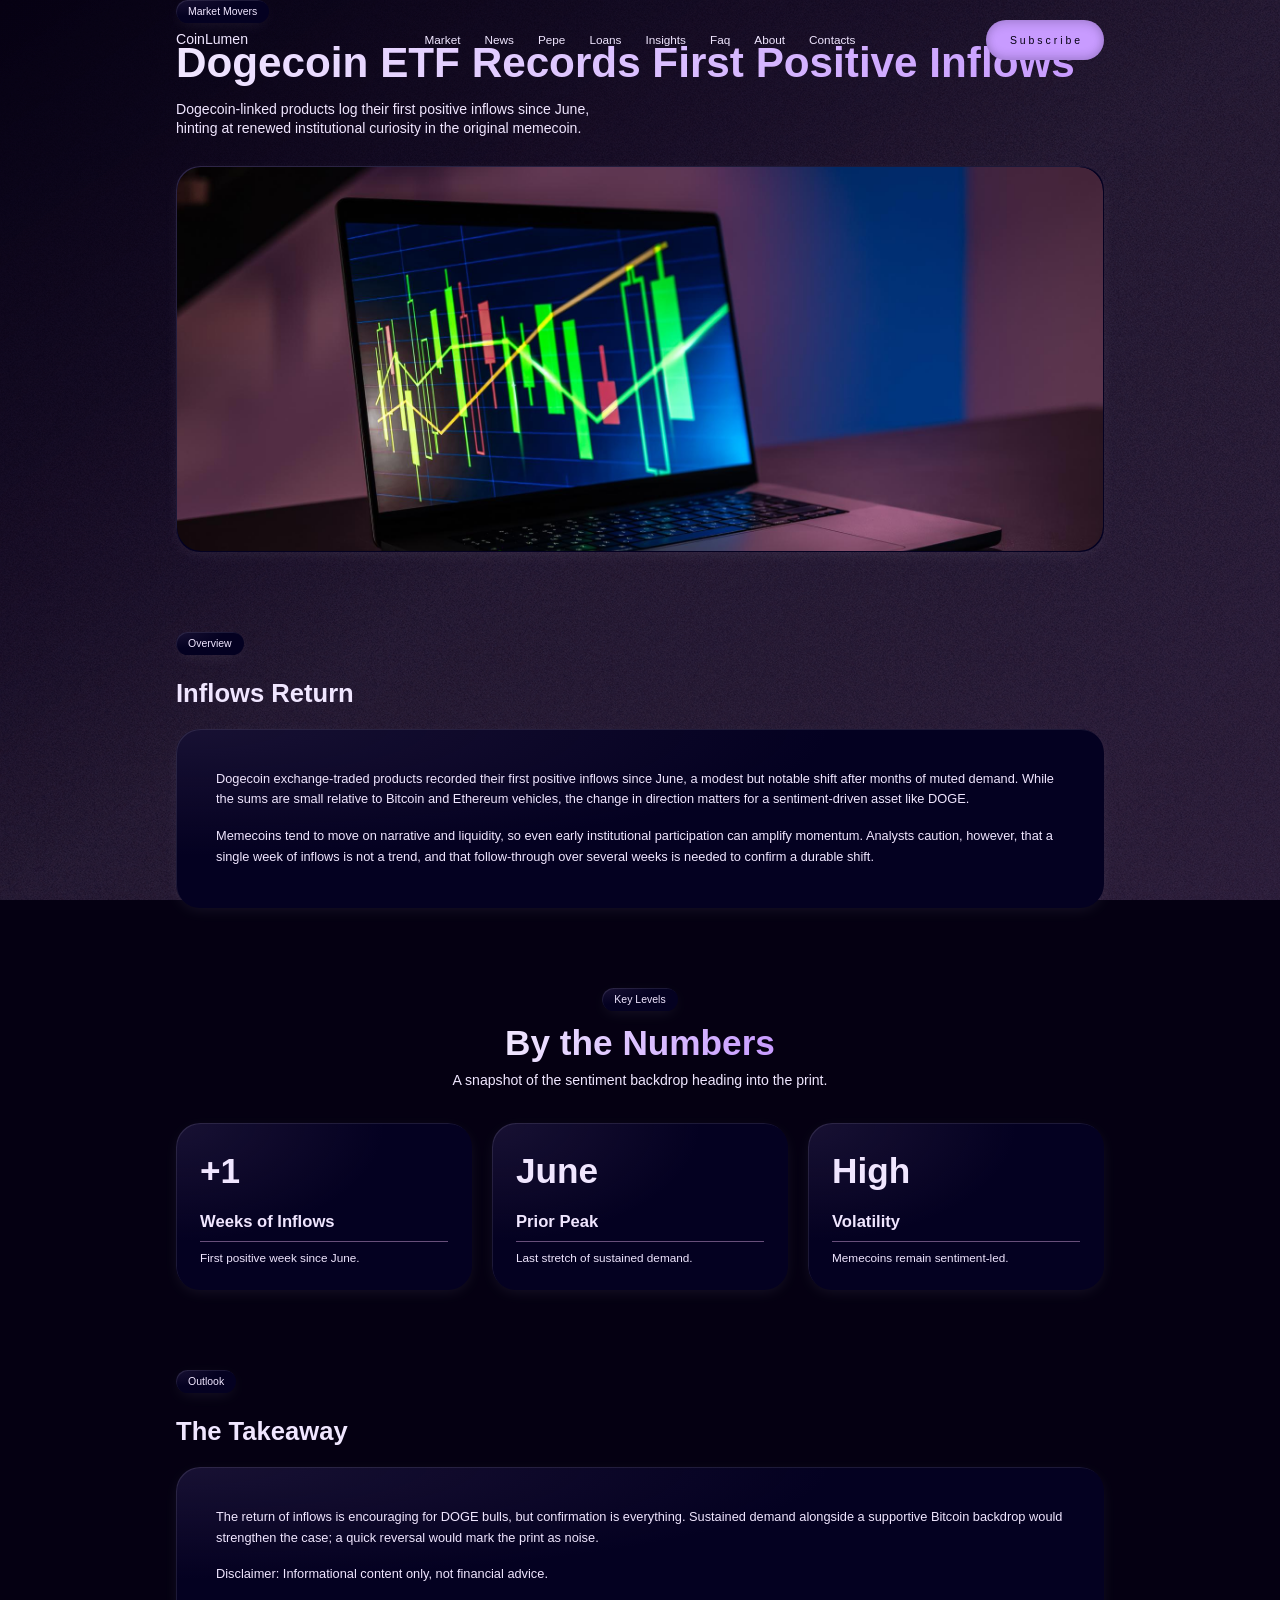
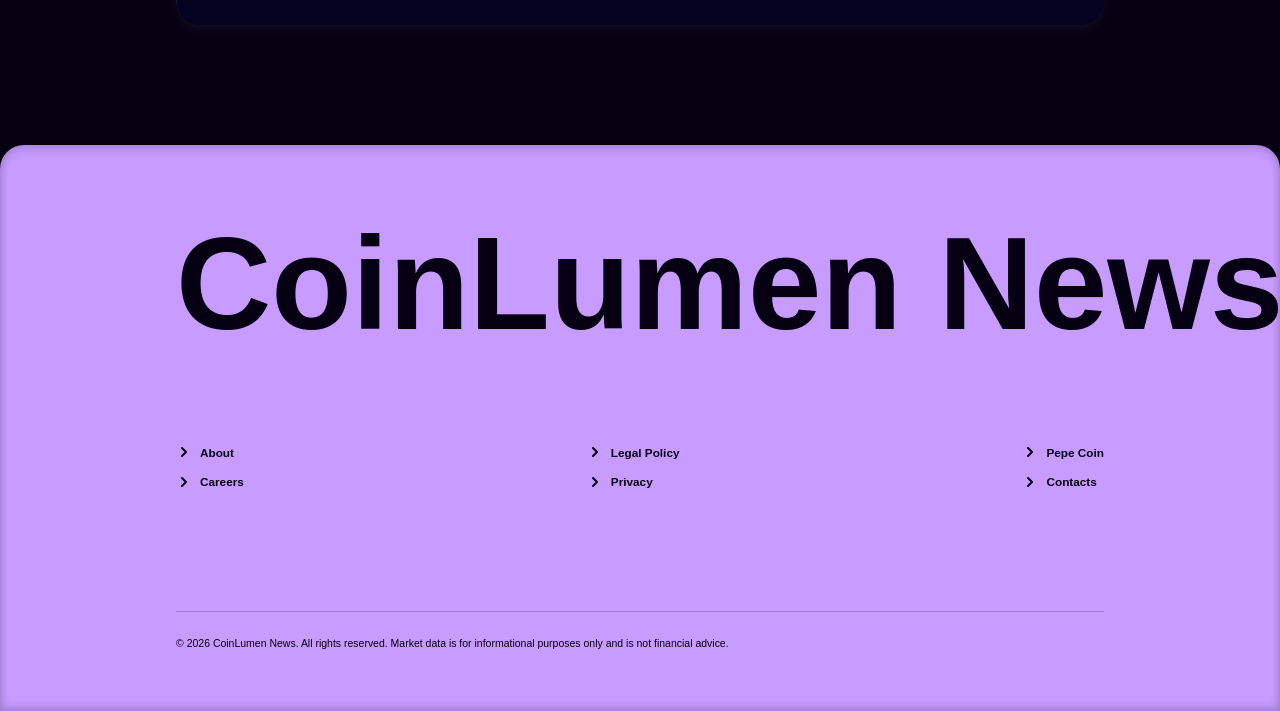
<file: dogecoin-etf.html>
<!DOCTYPE html><html lang="en"><head>
    

    

    <meta charset="UTF-8">
    
    
    <link href="css2.css" rel="stylesheet">
    
    <meta name="viewport" content="width=device-width, initial-scale=1.0">
    <title>Dogecoin ETF — CoinLumen News</title>
  <link href="theme.css" rel="stylesheet">  <script src="script.js" defer></script>
</head>
<body>
<div id="root">
<div class="fixed inset-0 -z-10 overflow-hidden bg-background-accent/10 pointer-events-none select-none" aria-hidden="true">
<div class="absolute inset-0 overflow-hidden bg-gradient-to-br from-background via-background-accent/10 to-background-accent/20"></div>
<div class="absolute inset-0 bg-repeat mix-blend-overlay opacity-10 bg-noise bg-size-[512px]"></div>
</div>
<nav data-section="navbar" id="site-navbar" class="fixed z-1000 top-0 left-0 w-full transition-all duration-500 ease-in-out h-20 bg-background/0 backdrop-blur-0">
<div class="relative mx-auto flex items-center justify-between h-full w-content-width">
<a href="index.html" class="text-xl font-medium text-foreground">CoinLumen</a>
<div class="hidden md:flex absolute left-1/2 -translate-x-1/2 items-center gap-6">
<a href="index.html#performance" class="text-base text-foreground hover:opacity-70 transition-opacity">Market</a>
<a href="index.html#news" class="text-base text-foreground hover:opacity-70 transition-opacity">News</a>
<a href="pepe-coin.html" class="text-base text-foreground hover:opacity-70 transition-opacity">Pepe</a>
<a href="index.html#loans" class="text-base text-foreground hover:opacity-70 transition-opacity">Loans</a>
<a href="index.html#metrics" class="text-base text-foreground hover:opacity-70 transition-opacity">Insights</a>
<a href="index.html#faq" class="text-base text-foreground hover:opacity-70 transition-opacity">Faq</a>
<a href="about.html" class="text-base text-foreground hover:opacity-70 transition-opacity">About</a>
<a href="contacts.html" class="text-base text-foreground hover:opacity-70 transition-opacity">Contacts</a>
</div>
<div class="flex items-center gap-2 xl:gap-3 2xl:gap-4">
<a href="contacts.html" class="group hidden sm:flex items-center justify-center h-10 px-6 text-sm rounded cursor-pointer primary-button text-primary-cta-text">
<span class="truncate overflow-hidden">
<span class="inline-block transition-transform duration-400 ease-out md:group-hover:-translate-y-[1.25em]" style="text-shadow: currentcolor 0px 1.25em; transition-delay: 0.0s;">S</span>
<span class="inline-block transition-transform duration-400 ease-out md:group-hover:-translate-y-[1.25em]" style="text-shadow: currentcolor 0px 1.25em; transition-delay: 0.01s;">u</span>
<span class="inline-block transition-transform duration-400 ease-out md:group-hover:-translate-y-[1.25em]" style="text-shadow: currentcolor 0px 1.25em; transition-delay: 0.02s;">b</span>
<span class="inline-block transition-transform duration-400 ease-out md:group-hover:-translate-y-[1.25em]" style="text-shadow: currentcolor 0px 1.25em; transition-delay: 0.03s;">s</span>
<span class="inline-block transition-transform duration-400 ease-out md:group-hover:-translate-y-[1.25em]" style="text-shadow: currentcolor 0px 1.25em; transition-delay: 0.04s;">c</span>
<span class="inline-block transition-transform duration-400 ease-out md:group-hover:-translate-y-[1.25em]" style="text-shadow: currentcolor 0px 1.25em; transition-delay: 0.05s;">r</span>
<span class="inline-block transition-transform duration-400 ease-out md:group-hover:-translate-y-[1.25em]" style="text-shadow: currentcolor 0px 1.25em; transition-delay: 0.06s;">i</span>
<span class="inline-block transition-transform duration-400 ease-out md:group-hover:-translate-y-[1.25em]" style="text-shadow: currentcolor 0px 1.25em; transition-delay: 0.07s;">b</span>
<span class="inline-block transition-transform duration-400 ease-out md:group-hover:-translate-y-[1.25em]" style="text-shadow: currentcolor 0px 1.25em; transition-delay: 0.08s;">e</span>
</span>
</a>
<button type="button" id="nav-toggle" aria-label="Toggle navigation menu" aria-expanded="false" class="flex md:hidden items-center justify-center size-10 rounded card cursor-pointer">
<svg xmlns="http://www.w3.org/2000/svg" width="24" height="24" viewBox="0 0 24 24" fill="none" stroke="currentColor" stroke-width="2" stroke-linecap="round" stroke-linejoin="round" class="size-5 text-foreground" aria-hidden="true"><path d="M4 12h16"></path><path d="M4 6h16"></path><path d="M4 18h16"></path></svg>
</button>
</div>
</div>
<div id="nav-mobile" class="hidden md:hidden absolute top-20 left-0 w-full">
<div class="w-content-width mx-auto flex flex-col gap-4 p-6 card rounded">
<a href="index.html#performance" class="text-lg text-foreground hover:opacity-70 transition-opacity">Market</a>
<a href="index.html#news" class="text-lg text-foreground hover:opacity-70 transition-opacity">News</a>
<a href="pepe-coin.html" class="text-lg text-foreground hover:opacity-70 transition-opacity">Pepe</a>
<a href="index.html#loans" class="text-lg text-foreground hover:opacity-70 transition-opacity">Loans</a>
<a href="index.html#metrics" class="text-lg text-foreground hover:opacity-70 transition-opacity">Insights</a>
<a href="index.html#faq" class="text-lg text-foreground hover:opacity-70 transition-opacity">Faq</a>
<a href="about.html" class="text-lg text-foreground hover:opacity-70 transition-opacity">About</a>
<a href="contacts.html" class="text-lg text-foreground hover:opacity-70 transition-opacity">Contacts</a>
</div>
</div>
</nav>
<main class="flex-grow">
<section aria-label="Page header" class="relative pt-32 md:pt-40 pb-10">
<div class="w-content-width mx-auto flex flex-col items-center md:items-start gap-3">
<div class="px-3 py-1 mb-1 text-sm card rounded w-fit"><p>Market Movers</p></div>
<h1 class="bg-gradient-to-r from-foreground to-primary-cta bg-clip-text text-transparent pb-[0.1em] -mb-[0.1em] text-6xl 2xl:text-7xl leading-[1.15] font-semibold text-center md:text-left text-balance">Dogecoin ETF Records First Positive Inflows</h1>
<p class="md:max-w-8/10 text-lg md:text-xl leading-snug text-center md:text-left text-balance">Dogecoin-linked products log their first positive inflows since June, hinting at renewed institutional curiosity in the original memecoin.</p>
<div class="w-full mt-4 p-px card rounded overflow-hidden">
<div class="relative w-full h-72 md:h-96 overflow-hidden rounded"><img alt="Dogecoin ETF Records First Positive Inflows" class="w-full h-full object-cover rounded" src="laptop-with-bright-candlesticks-trend-line-night-trading_169016-69639.jpg"></div>
</div>
</div>
</section><section class="py-10 md:py-14">
<div class="w-content-width mx-auto flex flex-col gap-5">
<div class="px-3 py-1 mb-1 text-sm card rounded w-fit"><p>Overview</p></div>
<h2 class="text-4xl 2xl:text-5xl leading-[1.15] font-semibold text-balance">Inflows Return</h2>
<div class="card rounded p-6 xl:p-10 flex flex-col gap-4">
<p class="text-base md:text-lg leading-relaxed">Dogecoin exchange-traded products recorded their first positive inflows since June, a modest but notable shift after months of muted demand. While the sums are small relative to Bitcoin and Ethereum vehicles, the change in direction matters for a sentiment-driven asset like DOGE.</p>
<p class="text-base md:text-lg leading-relaxed">Memecoins tend to move on narrative and liquidity, so even early institutional participation can amplify momentum. Analysts caution, however, that a single week of inflows is not a trend, and that follow-through over several weeks is needed to confirm a durable shift.</p>
</div>
</div>
</section><section class="py-10 md:py-14">
<div class="w-content-width mx-auto flex flex-col gap-8">
<div class="flex flex-col items-center gap-2">
<div class="px-3 py-1 mb-1 text-sm card rounded w-fit"><p>Key Levels</p></div>
<h2 class="bg-gradient-to-r from-foreground to-primary-cta bg-clip-text text-transparent pb-[0.1em] -mb-[0.1em] text-5xl 2xl:text-6xl leading-[1.15] font-semibold text-center text-balance">By the Numbers</h2>
<p class="md:max-w-7/10 text-lg md:text-xl leading-snug text-center text-balance">A snapshot of the sentiment backdrop heading into the print.</p>
</div>
<div class="grid grid-cols-1 sm:grid-cols-2 lg:grid-cols-3 gap-5">
<div class="flex flex-col justify-between gap-4 p-6 xl:p-8 card rounded">
<span class="text-4xl md:text-5xl font-semibold leading-snug">+1</span>
<div class="flex flex-col gap-2 min-w-0">
<span class="text-xl md:text-2xl font-semibold">Weeks of Inflows</span>
<div class="w-full h-px bg-accent"></div>
<p class="text-base leading-snug">First positive week since June.</p>
</div>
</div><div class="flex flex-col justify-between gap-4 p-6 xl:p-8 card rounded">
<span class="text-4xl md:text-5xl font-semibold leading-snug">June</span>
<div class="flex flex-col gap-2 min-w-0">
<span class="text-xl md:text-2xl font-semibold">Prior Peak</span>
<div class="w-full h-px bg-accent"></div>
<p class="text-base leading-snug">Last stretch of sustained demand.</p>
</div>
</div><div class="flex flex-col justify-between gap-4 p-6 xl:p-8 card rounded">
<span class="text-4xl md:text-5xl font-semibold leading-snug">High</span>
<div class="flex flex-col gap-2 min-w-0">
<span class="text-xl md:text-2xl font-semibold">Volatility</span>
<div class="w-full h-px bg-accent"></div>
<p class="text-base leading-snug">Memecoins remain sentiment-led.</p>
</div>
</div>
</div>
</div>
</section><section class="py-10 md:py-14">
<div class="w-content-width mx-auto flex flex-col gap-5">
<div class="px-3 py-1 mb-1 text-sm card rounded w-fit"><p>Outlook</p></div>
<h2 class="text-4xl 2xl:text-5xl leading-[1.15] font-semibold text-balance">The Takeaway</h2>
<div class="card rounded p-6 xl:p-10 flex flex-col gap-4">
<p class="text-base md:text-lg leading-relaxed">The return of inflows is encouraging for DOGE bulls, but confirmation is everything. Sustained demand alongside a supportive Bitcoin backdrop would strengthen the case; a quick reversal would mark the print as noise.</p>
<p class="text-base md:text-lg leading-relaxed">Disclaimer: Informational content only, not financial advice.</p>
</div>
</div>
</section>
</main>
<footer data-section="footer" aria-label="Site footer" class="w-full py-15 mt-20 rounded-t-lg overflow-hidden primary-button text-primary-cta-text">
<div class="w-content-width mx-auto flex flex-col gap-10 md:gap-20">
<div class="w-full min-w-0 flex-1">
<h2 class="whitespace-nowrap transition-opacity duration-150 opacity-100 font-semibold" style="line-height: 1.2; font-size: clamp(3rem, 13vw, 132px);">CoinLumen News</h2>
</div>
<div class="flex flex-col gap-8 mb-10 md:flex-row md:justify-between">
<div class="flex flex-col items-start gap-3">
<div class="flex items-center gap-2 text-base">
<svg xmlns="http://www.w3.org/2000/svg" width="24" height="24" viewBox="0 0 24 24" fill="none" stroke="currentColor" stroke-width="3" stroke-linecap="round" stroke-linejoin="round" class="lucide lucide-chevron-right size-4" aria-hidden="true"><path d="m9 18 6-6-6-6"></path></svg>
<a href="about.html" class="text-base text-primary-cta-text font-semibold hover:opacity-75 transition-opacity cursor-pointer">About</a>
</div>
<div class="flex items-center gap-2 text-base">
<svg xmlns="http://www.w3.org/2000/svg" width="24" height="24" viewBox="0 0 24 24" fill="none" stroke="currentColor" stroke-width="3" stroke-linecap="round" stroke-linejoin="round" class="lucide lucide-chevron-right size-4" aria-hidden="true"><path d="m9 18 6-6-6-6"></path></svg>
<a href="careers.html" class="text-base text-primary-cta-text font-semibold hover:opacity-75 transition-opacity cursor-pointer">Careers</a>
</div>
</div>
<div class="flex flex-col items-start gap-3">
<div class="flex items-center gap-2 text-base">
<svg xmlns="http://www.w3.org/2000/svg" width="24" height="24" viewBox="0 0 24 24" fill="none" stroke="currentColor" stroke-width="3" stroke-linecap="round" stroke-linejoin="round" class="lucide lucide-chevron-right size-4" aria-hidden="true"><path d="m9 18 6-6-6-6"></path></svg>
<a href="legal-policy.html" class="text-base text-primary-cta-text font-semibold hover:opacity-75 transition-opacity cursor-pointer">Legal Policy</a>
</div>
<div class="flex items-center gap-2 text-base">
<svg xmlns="http://www.w3.org/2000/svg" width="24" height="24" viewBox="0 0 24 24" fill="none" stroke="currentColor" stroke-width="3" stroke-linecap="round" stroke-linejoin="round" class="lucide lucide-chevron-right size-4" aria-hidden="true"><path d="m9 18 6-6-6-6"></path></svg>
<a href="privacy.html" class="text-base text-primary-cta-text font-semibold hover:opacity-75 transition-opacity cursor-pointer">Privacy</a>
</div>
</div>
<div class="flex flex-col items-start gap-3">
<div class="flex items-center gap-2 text-base">
<svg xmlns="http://www.w3.org/2000/svg" width="24" height="24" viewBox="0 0 24 24" fill="none" stroke="currentColor" stroke-width="3" stroke-linecap="round" stroke-linejoin="round" class="lucide lucide-chevron-right size-4" aria-hidden="true"><path d="m9 18 6-6-6-6"></path></svg>
<a href="pepe-coin.html" class="text-base text-primary-cta-text font-semibold hover:opacity-75 transition-opacity cursor-pointer">Pepe Coin</a>
</div>
<div class="flex items-center gap-2 text-base">
<svg xmlns="http://www.w3.org/2000/svg" width="24" height="24" viewBox="0 0 24 24" fill="none" stroke="currentColor" stroke-width="3" stroke-linecap="round" stroke-linejoin="round" class="lucide lucide-chevron-right size-4" aria-hidden="true"><path d="m9 18 6-6-6-6"></path></svg>
<a href="contacts.html" class="text-base text-primary-cta-text font-semibold hover:opacity-75 transition-opacity cursor-pointer">Contacts</a>
</div>
</div>
</div>
<div class="border-t border-primary-cta-text/20 pt-6 text-sm opacity-80">
<p>© <span id="footer-year">2026</span> CoinLumen News. All rights reserved. Market data is for informational purposes only and is not financial advice.</p>
</div>
</div>
</footer>
</div>
</body></html>
</file>
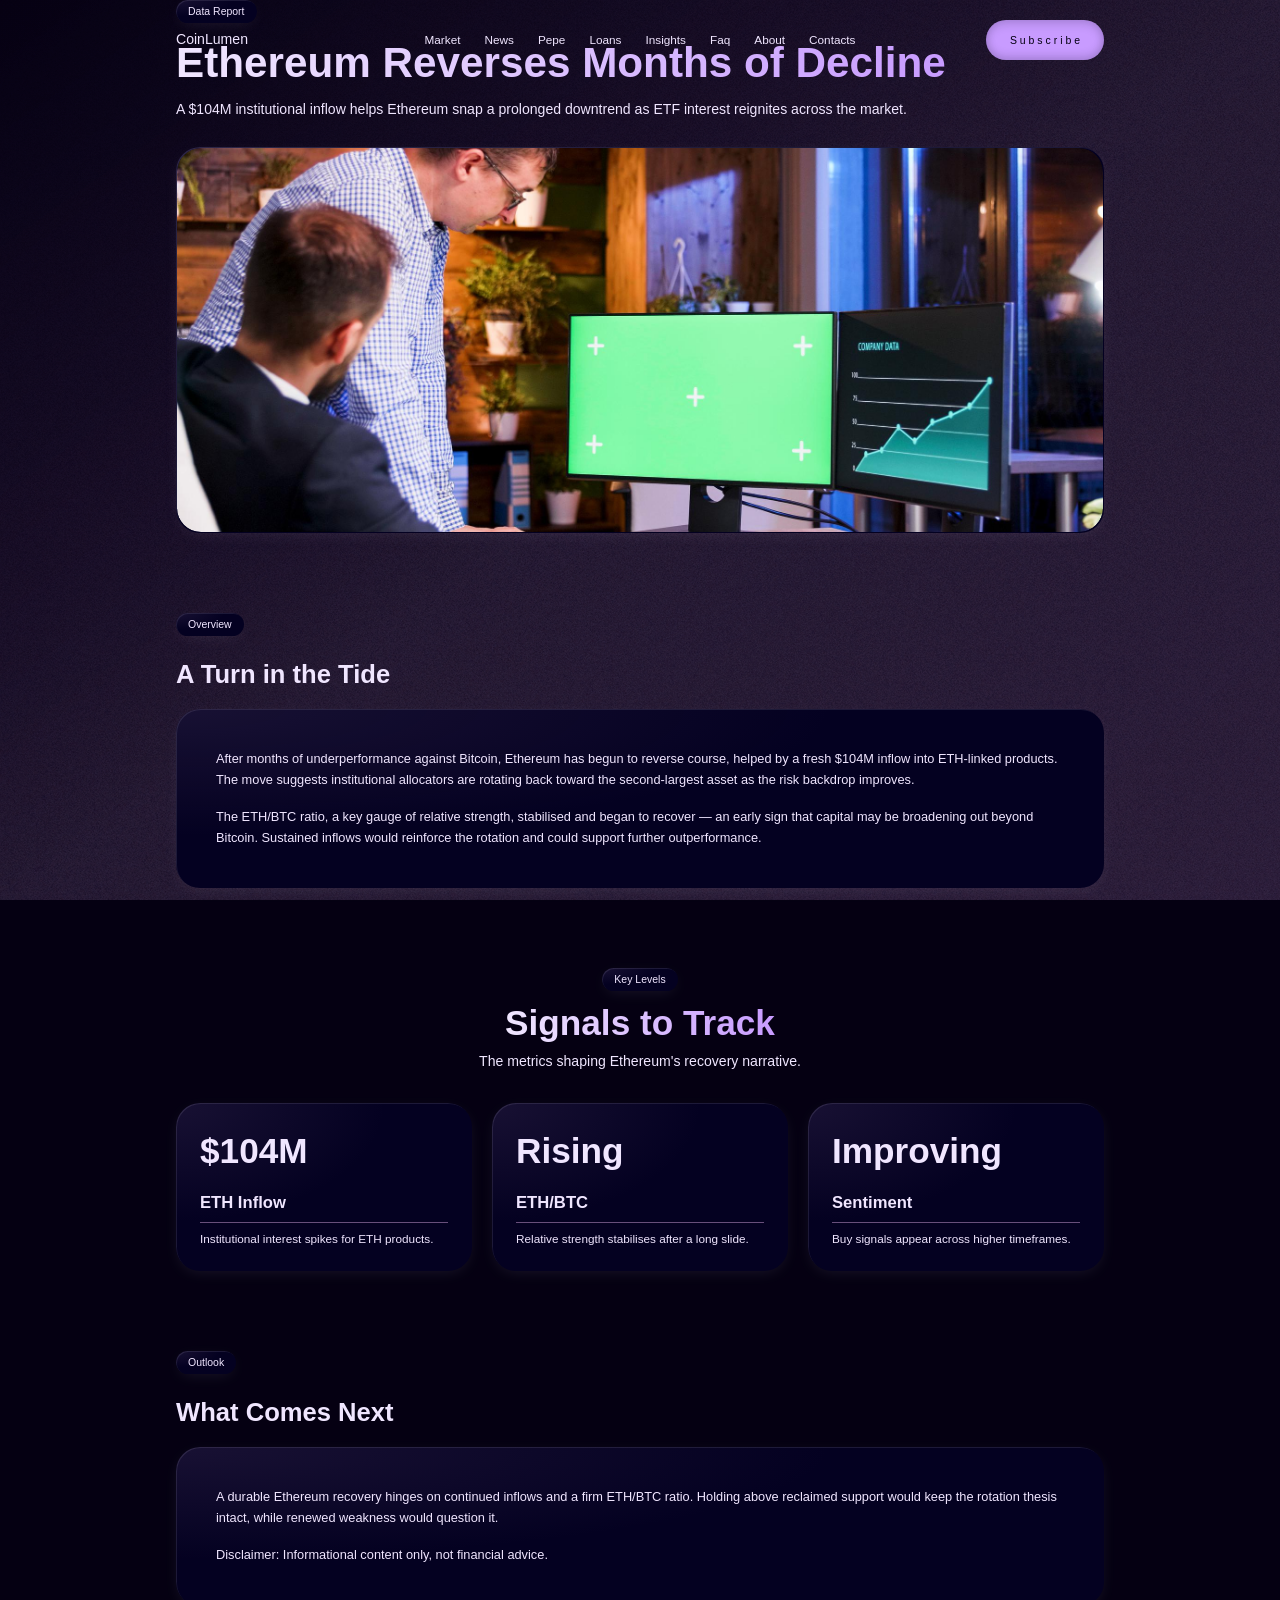
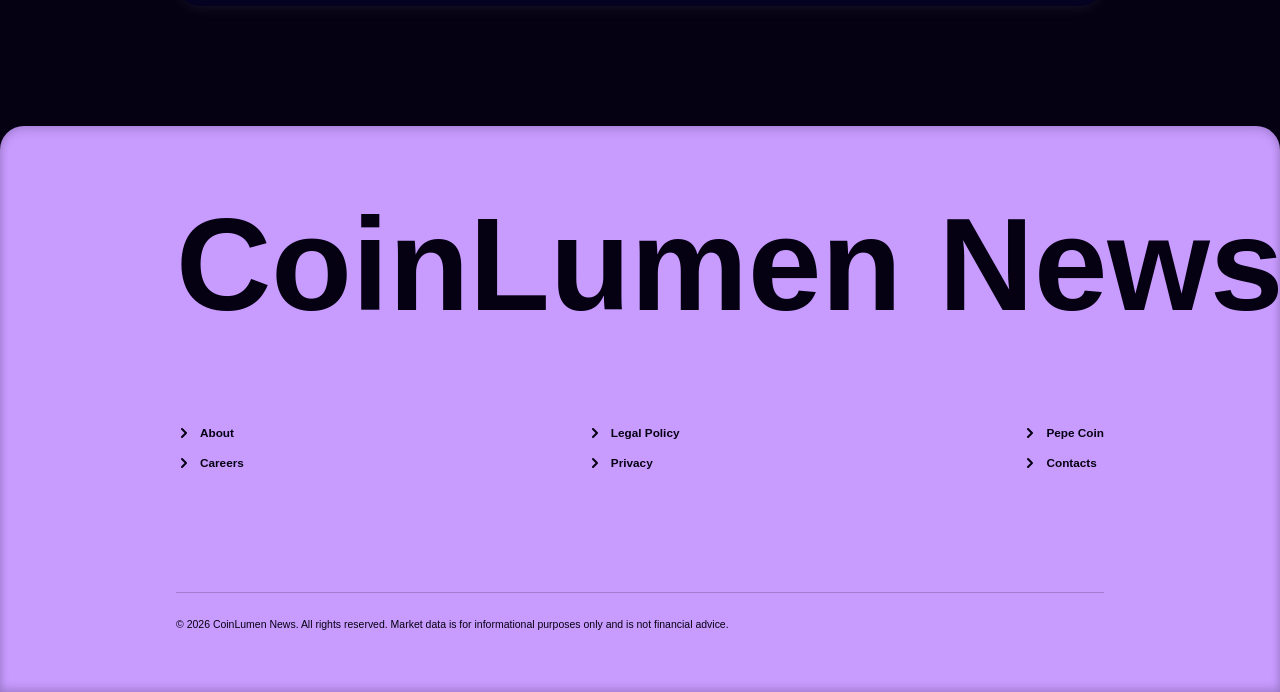
<file: ethereum-report.html>
<!DOCTYPE html><html lang="en"><head>
    

    

    <meta charset="UTF-8">
    
    
    <link href="css2.css" rel="stylesheet">
    
    <meta name="viewport" content="width=device-width, initial-scale=1.0">
    <title>Ethereum Report — CoinLumen News</title>
  <link href="theme.css" rel="stylesheet">  <script src="script.js" defer></script>
</head>
<body>
<div id="root">
<div class="fixed inset-0 -z-10 overflow-hidden bg-background-accent/10 pointer-events-none select-none" aria-hidden="true">
<div class="absolute inset-0 overflow-hidden bg-gradient-to-br from-background via-background-accent/10 to-background-accent/20"></div>
<div class="absolute inset-0 bg-repeat mix-blend-overlay opacity-10 bg-noise bg-size-[512px]"></div>
</div>
<nav data-section="navbar" id="site-navbar" class="fixed z-1000 top-0 left-0 w-full transition-all duration-500 ease-in-out h-20 bg-background/0 backdrop-blur-0">
<div class="relative mx-auto flex items-center justify-between h-full w-content-width">
<a href="index.html" class="text-xl font-medium text-foreground">CoinLumen</a>
<div class="hidden md:flex absolute left-1/2 -translate-x-1/2 items-center gap-6">
<a href="index.html#performance" class="text-base text-foreground hover:opacity-70 transition-opacity">Market</a>
<a href="index.html#news" class="text-base text-foreground hover:opacity-70 transition-opacity">News</a>
<a href="pepe-coin.html" class="text-base text-foreground hover:opacity-70 transition-opacity">Pepe</a>
<a href="index.html#loans" class="text-base text-foreground hover:opacity-70 transition-opacity">Loans</a>
<a href="index.html#metrics" class="text-base text-foreground hover:opacity-70 transition-opacity">Insights</a>
<a href="index.html#faq" class="text-base text-foreground hover:opacity-70 transition-opacity">Faq</a>
<a href="about.html" class="text-base text-foreground hover:opacity-70 transition-opacity">About</a>
<a href="contacts.html" class="text-base text-foreground hover:opacity-70 transition-opacity">Contacts</a>
</div>
<div class="flex items-center gap-2 xl:gap-3 2xl:gap-4">
<a href="contacts.html" class="group hidden sm:flex items-center justify-center h-10 px-6 text-sm rounded cursor-pointer primary-button text-primary-cta-text">
<span class="truncate overflow-hidden">
<span class="inline-block transition-transform duration-400 ease-out md:group-hover:-translate-y-[1.25em]" style="text-shadow: currentcolor 0px 1.25em; transition-delay: 0.0s;">S</span>
<span class="inline-block transition-transform duration-400 ease-out md:group-hover:-translate-y-[1.25em]" style="text-shadow: currentcolor 0px 1.25em; transition-delay: 0.01s;">u</span>
<span class="inline-block transition-transform duration-400 ease-out md:group-hover:-translate-y-[1.25em]" style="text-shadow: currentcolor 0px 1.25em; transition-delay: 0.02s;">b</span>
<span class="inline-block transition-transform duration-400 ease-out md:group-hover:-translate-y-[1.25em]" style="text-shadow: currentcolor 0px 1.25em; transition-delay: 0.03s;">s</span>
<span class="inline-block transition-transform duration-400 ease-out md:group-hover:-translate-y-[1.25em]" style="text-shadow: currentcolor 0px 1.25em; transition-delay: 0.04s;">c</span>
<span class="inline-block transition-transform duration-400 ease-out md:group-hover:-translate-y-[1.25em]" style="text-shadow: currentcolor 0px 1.25em; transition-delay: 0.05s;">r</span>
<span class="inline-block transition-transform duration-400 ease-out md:group-hover:-translate-y-[1.25em]" style="text-shadow: currentcolor 0px 1.25em; transition-delay: 0.06s;">i</span>
<span class="inline-block transition-transform duration-400 ease-out md:group-hover:-translate-y-[1.25em]" style="text-shadow: currentcolor 0px 1.25em; transition-delay: 0.07s;">b</span>
<span class="inline-block transition-transform duration-400 ease-out md:group-hover:-translate-y-[1.25em]" style="text-shadow: currentcolor 0px 1.25em; transition-delay: 0.08s;">e</span>
</span>
</a>
<button type="button" id="nav-toggle" aria-label="Toggle navigation menu" aria-expanded="false" class="flex md:hidden items-center justify-center size-10 rounded card cursor-pointer">
<svg xmlns="http://www.w3.org/2000/svg" width="24" height="24" viewBox="0 0 24 24" fill="none" stroke="currentColor" stroke-width="2" stroke-linecap="round" stroke-linejoin="round" class="size-5 text-foreground" aria-hidden="true"><path d="M4 12h16"></path><path d="M4 6h16"></path><path d="M4 18h16"></path></svg>
</button>
</div>
</div>
<div id="nav-mobile" class="hidden md:hidden absolute top-20 left-0 w-full">
<div class="w-content-width mx-auto flex flex-col gap-4 p-6 card rounded">
<a href="index.html#performance" class="text-lg text-foreground hover:opacity-70 transition-opacity">Market</a>
<a href="index.html#news" class="text-lg text-foreground hover:opacity-70 transition-opacity">News</a>
<a href="pepe-coin.html" class="text-lg text-foreground hover:opacity-70 transition-opacity">Pepe</a>
<a href="index.html#loans" class="text-lg text-foreground hover:opacity-70 transition-opacity">Loans</a>
<a href="index.html#metrics" class="text-lg text-foreground hover:opacity-70 transition-opacity">Insights</a>
<a href="index.html#faq" class="text-lg text-foreground hover:opacity-70 transition-opacity">Faq</a>
<a href="about.html" class="text-lg text-foreground hover:opacity-70 transition-opacity">About</a>
<a href="contacts.html" class="text-lg text-foreground hover:opacity-70 transition-opacity">Contacts</a>
</div>
</div>
</nav>
<main class="flex-grow">
<section aria-label="Page header" class="relative pt-32 md:pt-40 pb-10">
<div class="w-content-width mx-auto flex flex-col items-center md:items-start gap-3">
<div class="px-3 py-1 mb-1 text-sm card rounded w-fit"><p>Data Report</p></div>
<h1 class="bg-gradient-to-r from-foreground to-primary-cta bg-clip-text text-transparent pb-[0.1em] -mb-[0.1em] text-6xl 2xl:text-7xl leading-[1.15] font-semibold text-center md:text-left text-balance">Ethereum Reverses Months of Decline</h1>
<p class="md:max-w-8/10 text-lg md:text-xl leading-snug text-center md:text-left text-balance">A $104M institutional inflow helps Ethereum snap a prolonged downtrend as ETF interest reignites across the market.</p>
<div class="w-full mt-4 p-px card rounded overflow-hidden">
<div class="relative w-full h-72 md:h-96 overflow-hidden rounded"><img alt="Ethereum Reverses Months of Decline" class="w-full h-full object-cover rounded" src="two-office-colleagues-looking-green-computer-screen-moon-light-blue-light_482257-32813.jpg"></div>
</div>
</div>
</section><section class="py-10 md:py-14">
<div class="w-content-width mx-auto flex flex-col gap-5">
<div class="px-3 py-1 mb-1 text-sm card rounded w-fit"><p>Overview</p></div>
<h2 class="text-4xl 2xl:text-5xl leading-[1.15] font-semibold text-balance">A Turn in the Tide</h2>
<div class="card rounded p-6 xl:p-10 flex flex-col gap-4">
<p class="text-base md:text-lg leading-relaxed">After months of underperformance against Bitcoin, Ethereum has begun to reverse course, helped by a fresh $104M inflow into ETH-linked products. The move suggests institutional allocators are rotating back toward the second-largest asset as the risk backdrop improves.</p>
<p class="text-base md:text-lg leading-relaxed">The ETH/BTC ratio, a key gauge of relative strength, stabilised and began to recover — an early sign that capital may be broadening out beyond Bitcoin. Sustained inflows would reinforce the rotation and could support further outperformance.</p>
</div>
</div>
</section><section class="py-10 md:py-14">
<div class="w-content-width mx-auto flex flex-col gap-8">
<div class="flex flex-col items-center gap-2">
<div class="px-3 py-1 mb-1 text-sm card rounded w-fit"><p>Key Levels</p></div>
<h2 class="bg-gradient-to-r from-foreground to-primary-cta bg-clip-text text-transparent pb-[0.1em] -mb-[0.1em] text-5xl 2xl:text-6xl leading-[1.15] font-semibold text-center text-balance">Signals to Track</h2>
<p class="md:max-w-7/10 text-lg md:text-xl leading-snug text-center text-balance">The metrics shaping Ethereum's recovery narrative.</p>
</div>
<div class="grid grid-cols-1 sm:grid-cols-2 lg:grid-cols-3 gap-5">
<div class="flex flex-col justify-between gap-4 p-6 xl:p-8 card rounded">
<span class="text-4xl md:text-5xl font-semibold leading-snug">$104M</span>
<div class="flex flex-col gap-2 min-w-0">
<span class="text-xl md:text-2xl font-semibold">ETH Inflow</span>
<div class="w-full h-px bg-accent"></div>
<p class="text-base leading-snug">Institutional interest spikes for ETH products.</p>
</div>
</div><div class="flex flex-col justify-between gap-4 p-6 xl:p-8 card rounded">
<span class="text-4xl md:text-5xl font-semibold leading-snug">Rising</span>
<div class="flex flex-col gap-2 min-w-0">
<span class="text-xl md:text-2xl font-semibold">ETH/BTC</span>
<div class="w-full h-px bg-accent"></div>
<p class="text-base leading-snug">Relative strength stabilises after a long slide.</p>
</div>
</div><div class="flex flex-col justify-between gap-4 p-6 xl:p-8 card rounded">
<span class="text-4xl md:text-5xl font-semibold leading-snug">Improving</span>
<div class="flex flex-col gap-2 min-w-0">
<span class="text-xl md:text-2xl font-semibold">Sentiment</span>
<div class="w-full h-px bg-accent"></div>
<p class="text-base leading-snug">Buy signals appear across higher timeframes.</p>
</div>
</div>
</div>
</div>
</section><section class="py-10 md:py-14">
<div class="w-content-width mx-auto flex flex-col gap-5">
<div class="px-3 py-1 mb-1 text-sm card rounded w-fit"><p>Outlook</p></div>
<h2 class="text-4xl 2xl:text-5xl leading-[1.15] font-semibold text-balance">What Comes Next</h2>
<div class="card rounded p-6 xl:p-10 flex flex-col gap-4">
<p class="text-base md:text-lg leading-relaxed">A durable Ethereum recovery hinges on continued inflows and a firm ETH/BTC ratio. Holding above reclaimed support would keep the rotation thesis intact, while renewed weakness would question it.</p>
<p class="text-base md:text-lg leading-relaxed">Disclaimer: Informational content only, not financial advice.</p>
</div>
</div>
</section>
</main>
<footer data-section="footer" aria-label="Site footer" class="w-full py-15 mt-20 rounded-t-lg overflow-hidden primary-button text-primary-cta-text">
<div class="w-content-width mx-auto flex flex-col gap-10 md:gap-20">
<div class="w-full min-w-0 flex-1">
<h2 class="whitespace-nowrap transition-opacity duration-150 opacity-100 font-semibold" style="line-height: 1.2; font-size: clamp(3rem, 13vw, 132px);">CoinLumen News</h2>
</div>
<div class="flex flex-col gap-8 mb-10 md:flex-row md:justify-between">
<div class="flex flex-col items-start gap-3">
<div class="flex items-center gap-2 text-base">
<svg xmlns="http://www.w3.org/2000/svg" width="24" height="24" viewBox="0 0 24 24" fill="none" stroke="currentColor" stroke-width="3" stroke-linecap="round" stroke-linejoin="round" class="lucide lucide-chevron-right size-4" aria-hidden="true"><path d="m9 18 6-6-6-6"></path></svg>
<a href="about.html" class="text-base text-primary-cta-text font-semibold hover:opacity-75 transition-opacity cursor-pointer">About</a>
</div>
<div class="flex items-center gap-2 text-base">
<svg xmlns="http://www.w3.org/2000/svg" width="24" height="24" viewBox="0 0 24 24" fill="none" stroke="currentColor" stroke-width="3" stroke-linecap="round" stroke-linejoin="round" class="lucide lucide-chevron-right size-4" aria-hidden="true"><path d="m9 18 6-6-6-6"></path></svg>
<a href="careers.html" class="text-base text-primary-cta-text font-semibold hover:opacity-75 transition-opacity cursor-pointer">Careers</a>
</div>
</div>
<div class="flex flex-col items-start gap-3">
<div class="flex items-center gap-2 text-base">
<svg xmlns="http://www.w3.org/2000/svg" width="24" height="24" viewBox="0 0 24 24" fill="none" stroke="currentColor" stroke-width="3" stroke-linecap="round" stroke-linejoin="round" class="lucide lucide-chevron-right size-4" aria-hidden="true"><path d="m9 18 6-6-6-6"></path></svg>
<a href="legal-policy.html" class="text-base text-primary-cta-text font-semibold hover:opacity-75 transition-opacity cursor-pointer">Legal Policy</a>
</div>
<div class="flex items-center gap-2 text-base">
<svg xmlns="http://www.w3.org/2000/svg" width="24" height="24" viewBox="0 0 24 24" fill="none" stroke="currentColor" stroke-width="3" stroke-linecap="round" stroke-linejoin="round" class="lucide lucide-chevron-right size-4" aria-hidden="true"><path d="m9 18 6-6-6-6"></path></svg>
<a href="privacy.html" class="text-base text-primary-cta-text font-semibold hover:opacity-75 transition-opacity cursor-pointer">Privacy</a>
</div>
</div>
<div class="flex flex-col items-start gap-3">
<div class="flex items-center gap-2 text-base">
<svg xmlns="http://www.w3.org/2000/svg" width="24" height="24" viewBox="0 0 24 24" fill="none" stroke="currentColor" stroke-width="3" stroke-linecap="round" stroke-linejoin="round" class="lucide lucide-chevron-right size-4" aria-hidden="true"><path d="m9 18 6-6-6-6"></path></svg>
<a href="pepe-coin.html" class="text-base text-primary-cta-text font-semibold hover:opacity-75 transition-opacity cursor-pointer">Pepe Coin</a>
</div>
<div class="flex items-center gap-2 text-base">
<svg xmlns="http://www.w3.org/2000/svg" width="24" height="24" viewBox="0 0 24 24" fill="none" stroke="currentColor" stroke-width="3" stroke-linecap="round" stroke-linejoin="round" class="lucide lucide-chevron-right size-4" aria-hidden="true"><path d="m9 18 6-6-6-6"></path></svg>
<a href="contacts.html" class="text-base text-primary-cta-text font-semibold hover:opacity-75 transition-opacity cursor-pointer">Contacts</a>
</div>
</div>
</div>
<div class="border-t border-primary-cta-text/20 pt-6 text-sm opacity-80">
<p>© <span id="footer-year">2026</span> CoinLumen News. All rights reserved. Market data is for informational purposes only and is not financial advice.</p>
</div>
</div>
</footer>
</div>
</body></html>
</file>
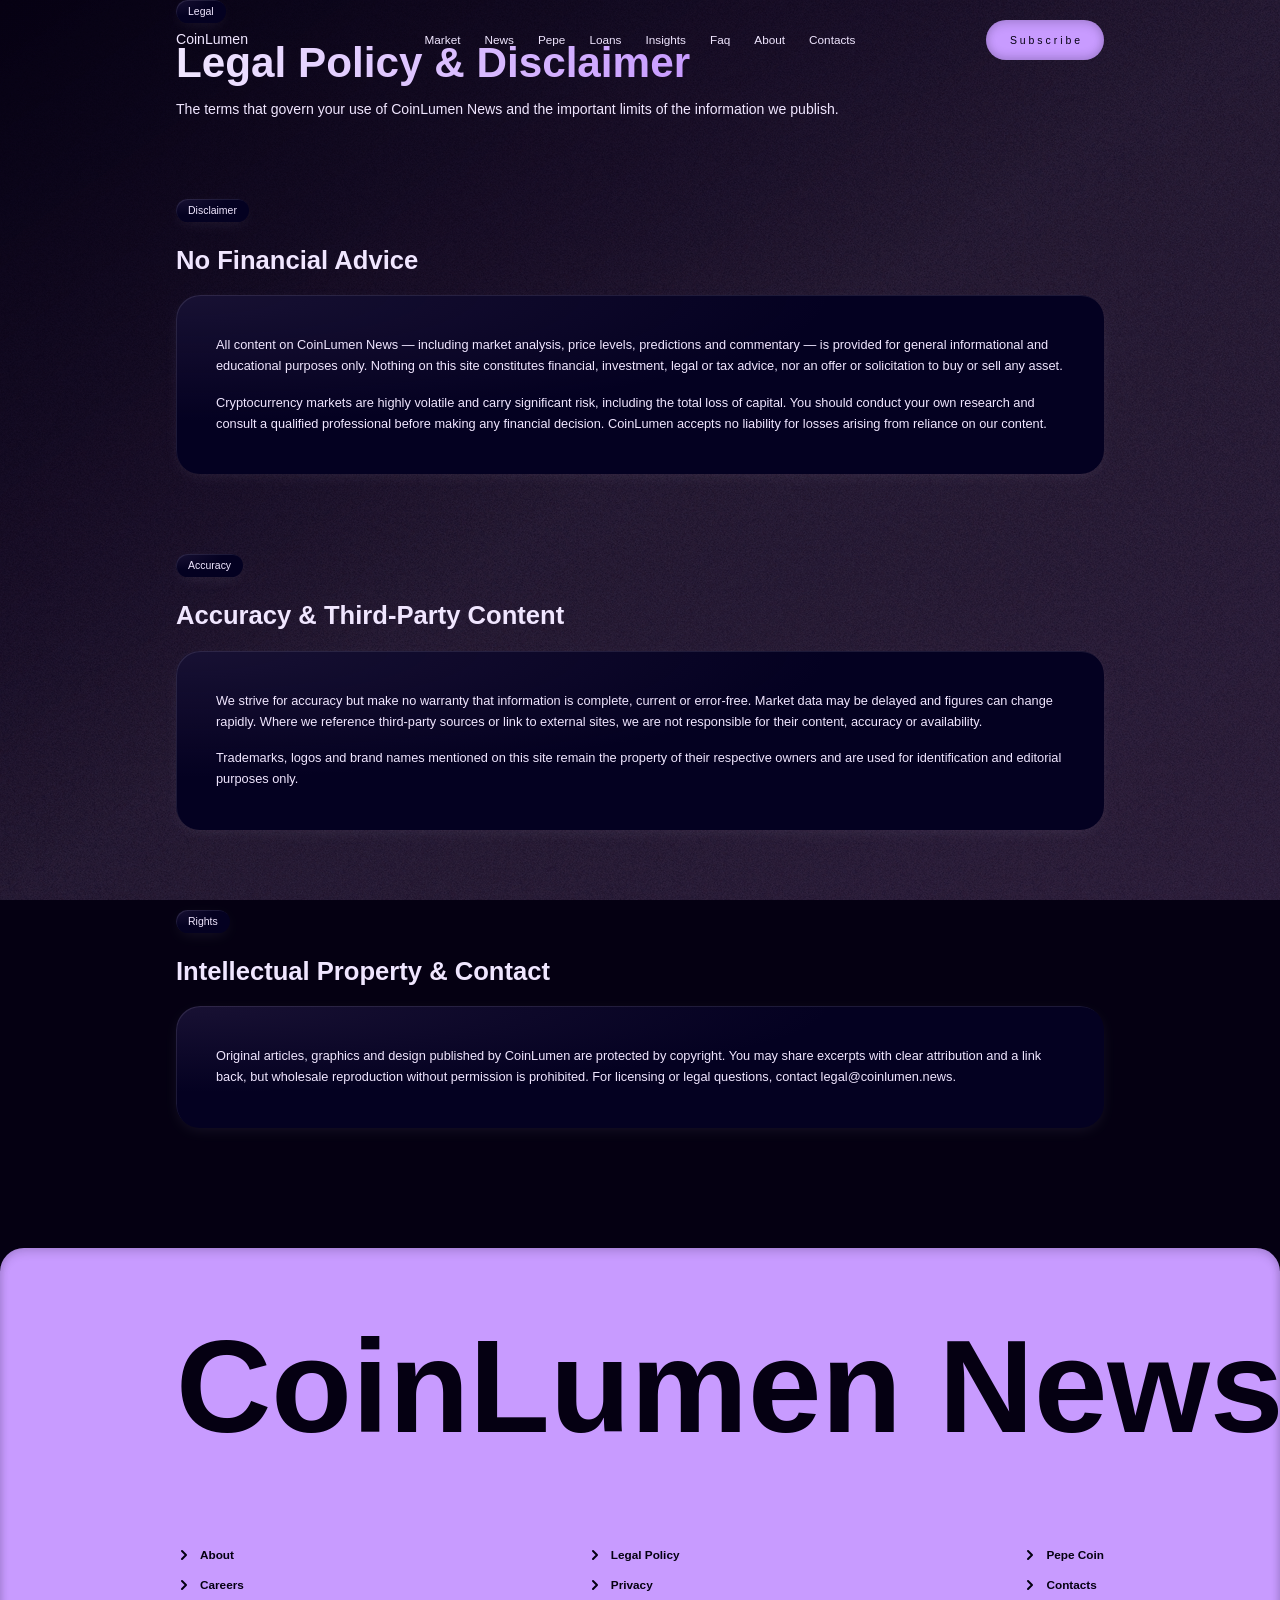
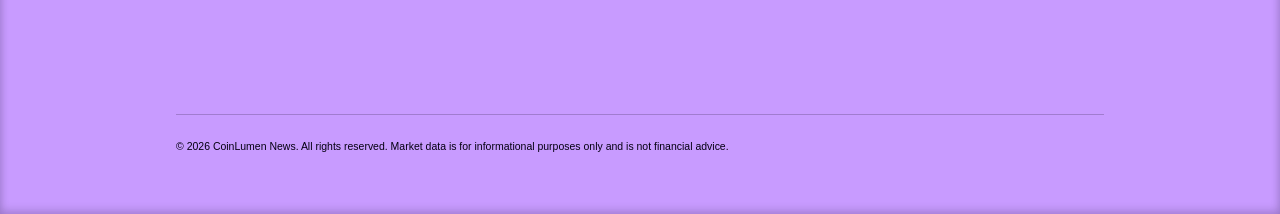
<file: legal-policy.html>
<!DOCTYPE html><html lang="en"><head>
    

    

    <meta charset="UTF-8">
    
    
    <link href="css2.css" rel="stylesheet">
    
    <meta name="viewport" content="width=device-width, initial-scale=1.0">
    <title>Legal Policy — CoinLumen News</title>
  <link href="theme.css" rel="stylesheet">  <script src="script.js" defer></script>
</head>
<body>
<div id="root">
<div class="fixed inset-0 -z-10 overflow-hidden bg-background-accent/10 pointer-events-none select-none" aria-hidden="true">
<div class="absolute inset-0 overflow-hidden bg-gradient-to-br from-background via-background-accent/10 to-background-accent/20"></div>
<div class="absolute inset-0 bg-repeat mix-blend-overlay opacity-10 bg-noise bg-size-[512px]"></div>
</div>
<nav data-section="navbar" id="site-navbar" class="fixed z-1000 top-0 left-0 w-full transition-all duration-500 ease-in-out h-20 bg-background/0 backdrop-blur-0">
<div class="relative mx-auto flex items-center justify-between h-full w-content-width">
<a href="index.html" class="text-xl font-medium text-foreground">CoinLumen</a>
<div class="hidden md:flex absolute left-1/2 -translate-x-1/2 items-center gap-6">
<a href="index.html#performance" class="text-base text-foreground hover:opacity-70 transition-opacity">Market</a>
<a href="index.html#news" class="text-base text-foreground hover:opacity-70 transition-opacity">News</a>
<a href="pepe-coin.html" class="text-base text-foreground hover:opacity-70 transition-opacity">Pepe</a>
<a href="index.html#loans" class="text-base text-foreground hover:opacity-70 transition-opacity">Loans</a>
<a href="index.html#metrics" class="text-base text-foreground hover:opacity-70 transition-opacity">Insights</a>
<a href="index.html#faq" class="text-base text-foreground hover:opacity-70 transition-opacity">Faq</a>
<a href="about.html" class="text-base text-foreground hover:opacity-70 transition-opacity">About</a>
<a href="contacts.html" class="text-base text-foreground hover:opacity-70 transition-opacity">Contacts</a>
</div>
<div class="flex items-center gap-2 xl:gap-3 2xl:gap-4">
<a href="contacts.html" class="group hidden sm:flex items-center justify-center h-10 px-6 text-sm rounded cursor-pointer primary-button text-primary-cta-text">
<span class="truncate overflow-hidden">
<span class="inline-block transition-transform duration-400 ease-out md:group-hover:-translate-y-[1.25em]" style="text-shadow: currentcolor 0px 1.25em; transition-delay: 0.0s;">S</span>
<span class="inline-block transition-transform duration-400 ease-out md:group-hover:-translate-y-[1.25em]" style="text-shadow: currentcolor 0px 1.25em; transition-delay: 0.01s;">u</span>
<span class="inline-block transition-transform duration-400 ease-out md:group-hover:-translate-y-[1.25em]" style="text-shadow: currentcolor 0px 1.25em; transition-delay: 0.02s;">b</span>
<span class="inline-block transition-transform duration-400 ease-out md:group-hover:-translate-y-[1.25em]" style="text-shadow: currentcolor 0px 1.25em; transition-delay: 0.03s;">s</span>
<span class="inline-block transition-transform duration-400 ease-out md:group-hover:-translate-y-[1.25em]" style="text-shadow: currentcolor 0px 1.25em; transition-delay: 0.04s;">c</span>
<span class="inline-block transition-transform duration-400 ease-out md:group-hover:-translate-y-[1.25em]" style="text-shadow: currentcolor 0px 1.25em; transition-delay: 0.05s;">r</span>
<span class="inline-block transition-transform duration-400 ease-out md:group-hover:-translate-y-[1.25em]" style="text-shadow: currentcolor 0px 1.25em; transition-delay: 0.06s;">i</span>
<span class="inline-block transition-transform duration-400 ease-out md:group-hover:-translate-y-[1.25em]" style="text-shadow: currentcolor 0px 1.25em; transition-delay: 0.07s;">b</span>
<span class="inline-block transition-transform duration-400 ease-out md:group-hover:-translate-y-[1.25em]" style="text-shadow: currentcolor 0px 1.25em; transition-delay: 0.08s;">e</span>
</span>
</a>
<button type="button" id="nav-toggle" aria-label="Toggle navigation menu" aria-expanded="false" class="flex md:hidden items-center justify-center size-10 rounded card cursor-pointer">
<svg xmlns="http://www.w3.org/2000/svg" width="24" height="24" viewBox="0 0 24 24" fill="none" stroke="currentColor" stroke-width="2" stroke-linecap="round" stroke-linejoin="round" class="size-5 text-foreground" aria-hidden="true"><path d="M4 12h16"></path><path d="M4 6h16"></path><path d="M4 18h16"></path></svg>
</button>
</div>
</div>
<div id="nav-mobile" class="hidden md:hidden absolute top-20 left-0 w-full">
<div class="w-content-width mx-auto flex flex-col gap-4 p-6 card rounded">
<a href="index.html#performance" class="text-lg text-foreground hover:opacity-70 transition-opacity">Market</a>
<a href="index.html#news" class="text-lg text-foreground hover:opacity-70 transition-opacity">News</a>
<a href="pepe-coin.html" class="text-lg text-foreground hover:opacity-70 transition-opacity">Pepe</a>
<a href="index.html#loans" class="text-lg text-foreground hover:opacity-70 transition-opacity">Loans</a>
<a href="index.html#metrics" class="text-lg text-foreground hover:opacity-70 transition-opacity">Insights</a>
<a href="index.html#faq" class="text-lg text-foreground hover:opacity-70 transition-opacity">Faq</a>
<a href="about.html" class="text-lg text-foreground hover:opacity-70 transition-opacity">About</a>
<a href="contacts.html" class="text-lg text-foreground hover:opacity-70 transition-opacity">Contacts</a>
</div>
</div>
</nav>
<main class="flex-grow">
<section aria-label="Page header" class="relative pt-32 md:pt-40 pb-10">
<div class="w-content-width mx-auto flex flex-col items-center md:items-start gap-3">
<div class="px-3 py-1 mb-1 text-sm card rounded w-fit"><p>Legal</p></div>
<h1 class="bg-gradient-to-r from-foreground to-primary-cta bg-clip-text text-transparent pb-[0.1em] -mb-[0.1em] text-6xl 2xl:text-7xl leading-[1.15] font-semibold text-center md:text-left text-balance">Legal Policy &amp; Disclaimer</h1>
<p class="md:max-w-8/10 text-lg md:text-xl leading-snug text-center md:text-left text-balance">The terms that govern your use of CoinLumen News and the important limits of the information we publish.</p>

</div>
</section><section class="py-10 md:py-14">
<div class="w-content-width mx-auto flex flex-col gap-5">
<div class="px-3 py-1 mb-1 text-sm card rounded w-fit"><p>Disclaimer</p></div>
<h2 class="text-4xl 2xl:text-5xl leading-[1.15] font-semibold text-balance">No Financial Advice</h2>
<div class="card rounded p-6 xl:p-10 flex flex-col gap-4">
<p class="text-base md:text-lg leading-relaxed">All content on CoinLumen News — including market analysis, price levels, predictions and commentary — is provided for general informational and educational purposes only. Nothing on this site constitutes financial, investment, legal or tax advice, nor an offer or solicitation to buy or sell any asset.</p>
<p class="text-base md:text-lg leading-relaxed">Cryptocurrency markets are highly volatile and carry significant risk, including the total loss of capital. You should conduct your own research and consult a qualified professional before making any financial decision. CoinLumen accepts no liability for losses arising from reliance on our content.</p>
</div>
</div>
</section><section class="py-10 md:py-14">
<div class="w-content-width mx-auto flex flex-col gap-5">
<div class="px-3 py-1 mb-1 text-sm card rounded w-fit"><p>Accuracy</p></div>
<h2 class="text-4xl 2xl:text-5xl leading-[1.15] font-semibold text-balance">Accuracy &amp; Third-Party Content</h2>
<div class="card rounded p-6 xl:p-10 flex flex-col gap-4">
<p class="text-base md:text-lg leading-relaxed">We strive for accuracy but make no warranty that information is complete, current or error-free. Market data may be delayed and figures can change rapidly. Where we reference third-party sources or link to external sites, we are not responsible for their content, accuracy or availability.</p>
<p class="text-base md:text-lg leading-relaxed">Trademarks, logos and brand names mentioned on this site remain the property of their respective owners and are used for identification and editorial purposes only.</p>
</div>
</div>
</section><section class="py-10 md:py-14">
<div class="w-content-width mx-auto flex flex-col gap-5">
<div class="px-3 py-1 mb-1 text-sm card rounded w-fit"><p>Rights</p></div>
<h2 class="text-4xl 2xl:text-5xl leading-[1.15] font-semibold text-balance">Intellectual Property &amp; Contact</h2>
<div class="card rounded p-6 xl:p-10 flex flex-col gap-4">
<p class="text-base md:text-lg leading-relaxed">Original articles, graphics and design published by CoinLumen are protected by copyright. You may share excerpts with clear attribution and a link back, but wholesale reproduction without permission is prohibited. For licensing or legal questions, contact legal@coinlumen.news.</p>
</div>
</div>
</section>
</main>
<footer data-section="footer" aria-label="Site footer" class="w-full py-15 mt-20 rounded-t-lg overflow-hidden primary-button text-primary-cta-text">
<div class="w-content-width mx-auto flex flex-col gap-10 md:gap-20">
<div class="w-full min-w-0 flex-1">
<h2 class="whitespace-nowrap transition-opacity duration-150 opacity-100 font-semibold" style="line-height: 1.2; font-size: clamp(3rem, 13vw, 132px);">CoinLumen News</h2>
</div>
<div class="flex flex-col gap-8 mb-10 md:flex-row md:justify-between">
<div class="flex flex-col items-start gap-3">
<div class="flex items-center gap-2 text-base">
<svg xmlns="http://www.w3.org/2000/svg" width="24" height="24" viewBox="0 0 24 24" fill="none" stroke="currentColor" stroke-width="3" stroke-linecap="round" stroke-linejoin="round" class="lucide lucide-chevron-right size-4" aria-hidden="true"><path d="m9 18 6-6-6-6"></path></svg>
<a href="about.html" class="text-base text-primary-cta-text font-semibold hover:opacity-75 transition-opacity cursor-pointer">About</a>
</div>
<div class="flex items-center gap-2 text-base">
<svg xmlns="http://www.w3.org/2000/svg" width="24" height="24" viewBox="0 0 24 24" fill="none" stroke="currentColor" stroke-width="3" stroke-linecap="round" stroke-linejoin="round" class="lucide lucide-chevron-right size-4" aria-hidden="true"><path d="m9 18 6-6-6-6"></path></svg>
<a href="careers.html" class="text-base text-primary-cta-text font-semibold hover:opacity-75 transition-opacity cursor-pointer">Careers</a>
</div>
</div>
<div class="flex flex-col items-start gap-3">
<div class="flex items-center gap-2 text-base">
<svg xmlns="http://www.w3.org/2000/svg" width="24" height="24" viewBox="0 0 24 24" fill="none" stroke="currentColor" stroke-width="3" stroke-linecap="round" stroke-linejoin="round" class="lucide lucide-chevron-right size-4" aria-hidden="true"><path d="m9 18 6-6-6-6"></path></svg>
<a href="legal-policy.html" class="text-base text-primary-cta-text font-semibold hover:opacity-75 transition-opacity cursor-pointer">Legal Policy</a>
</div>
<div class="flex items-center gap-2 text-base">
<svg xmlns="http://www.w3.org/2000/svg" width="24" height="24" viewBox="0 0 24 24" fill="none" stroke="currentColor" stroke-width="3" stroke-linecap="round" stroke-linejoin="round" class="lucide lucide-chevron-right size-4" aria-hidden="true"><path d="m9 18 6-6-6-6"></path></svg>
<a href="privacy.html" class="text-base text-primary-cta-text font-semibold hover:opacity-75 transition-opacity cursor-pointer">Privacy</a>
</div>
</div>
<div class="flex flex-col items-start gap-3">
<div class="flex items-center gap-2 text-base">
<svg xmlns="http://www.w3.org/2000/svg" width="24" height="24" viewBox="0 0 24 24" fill="none" stroke="currentColor" stroke-width="3" stroke-linecap="round" stroke-linejoin="round" class="lucide lucide-chevron-right size-4" aria-hidden="true"><path d="m9 18 6-6-6-6"></path></svg>
<a href="pepe-coin.html" class="text-base text-primary-cta-text font-semibold hover:opacity-75 transition-opacity cursor-pointer">Pepe Coin</a>
</div>
<div class="flex items-center gap-2 text-base">
<svg xmlns="http://www.w3.org/2000/svg" width="24" height="24" viewBox="0 0 24 24" fill="none" stroke="currentColor" stroke-width="3" stroke-linecap="round" stroke-linejoin="round" class="lucide lucide-chevron-right size-4" aria-hidden="true"><path d="m9 18 6-6-6-6"></path></svg>
<a href="contacts.html" class="text-base text-primary-cta-text font-semibold hover:opacity-75 transition-opacity cursor-pointer">Contacts</a>
</div>
</div>
</div>
<div class="border-t border-primary-cta-text/20 pt-6 text-sm opacity-80">
<p>© <span id="footer-year">2026</span> CoinLumen News. All rights reserved. Market data is for informational purposes only and is not financial advice.</p>
</div>
</div>
</footer>
</div>
</body></html>
</file>
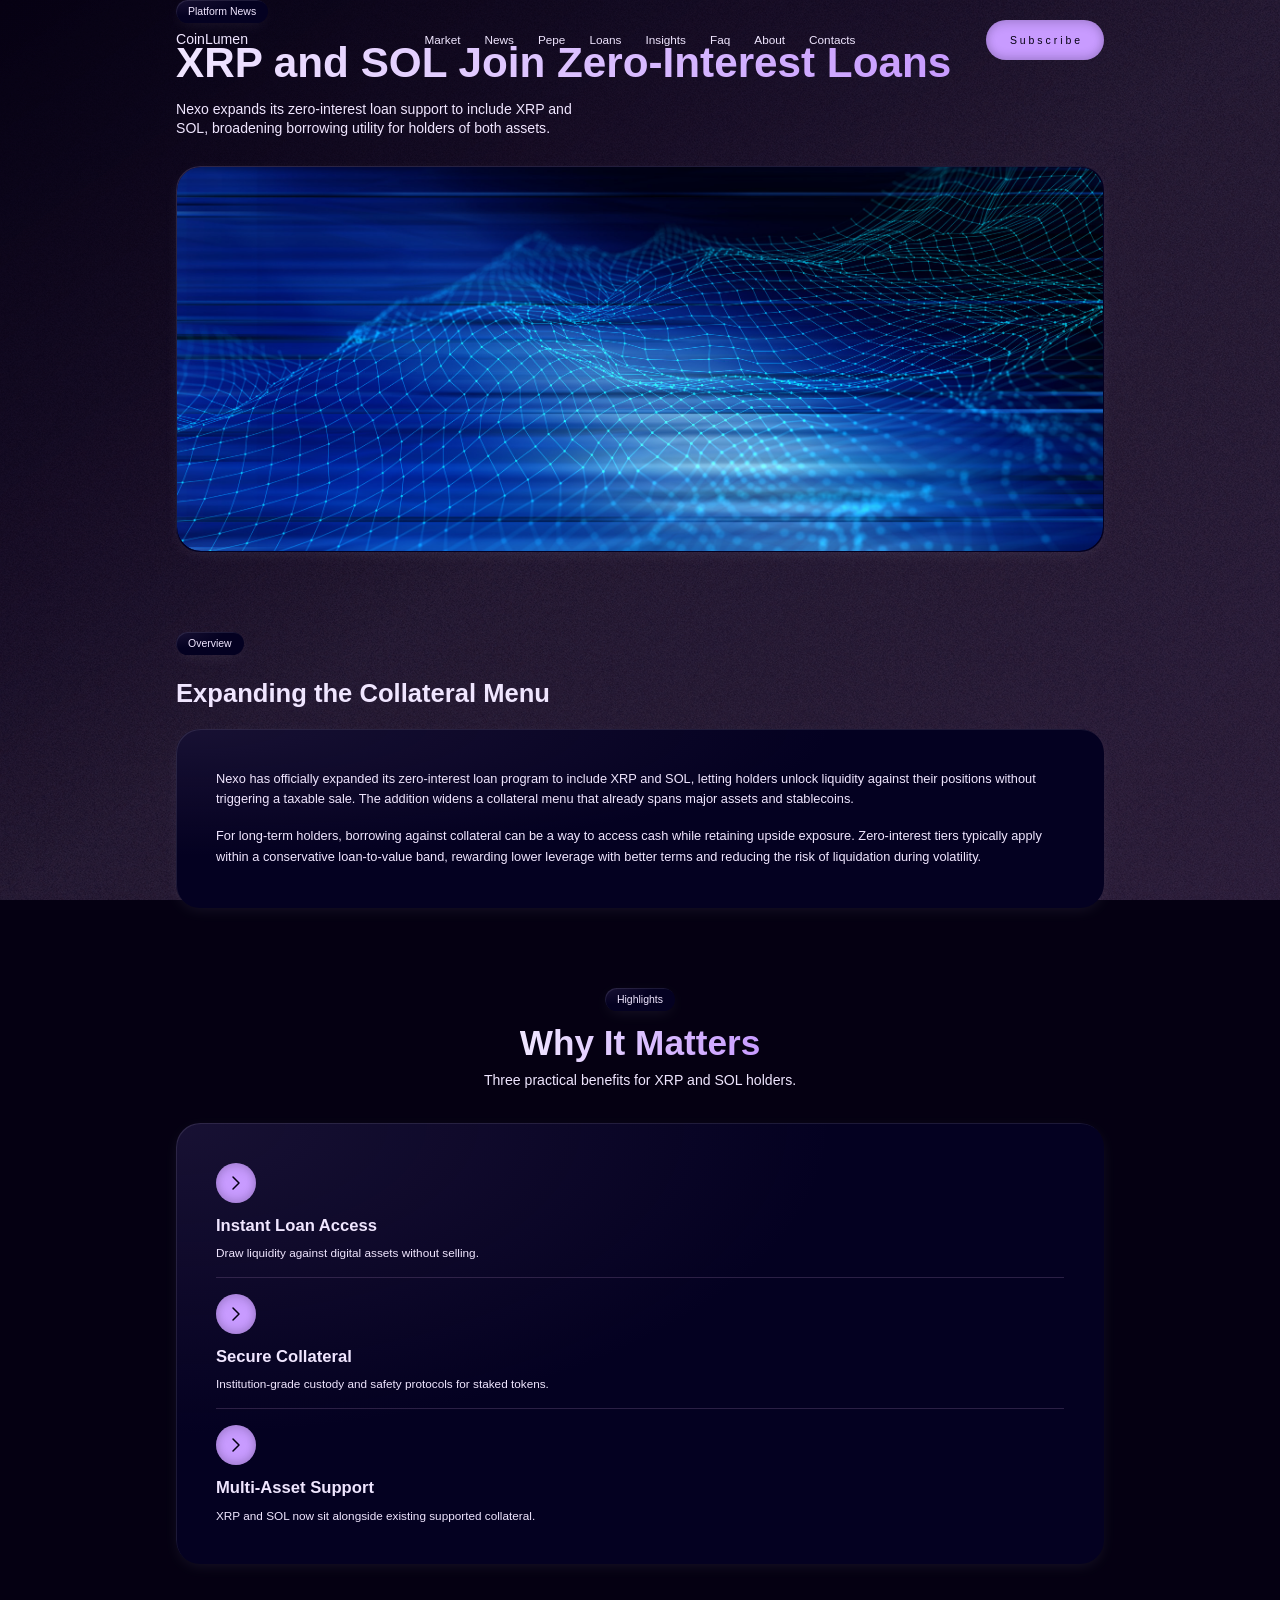
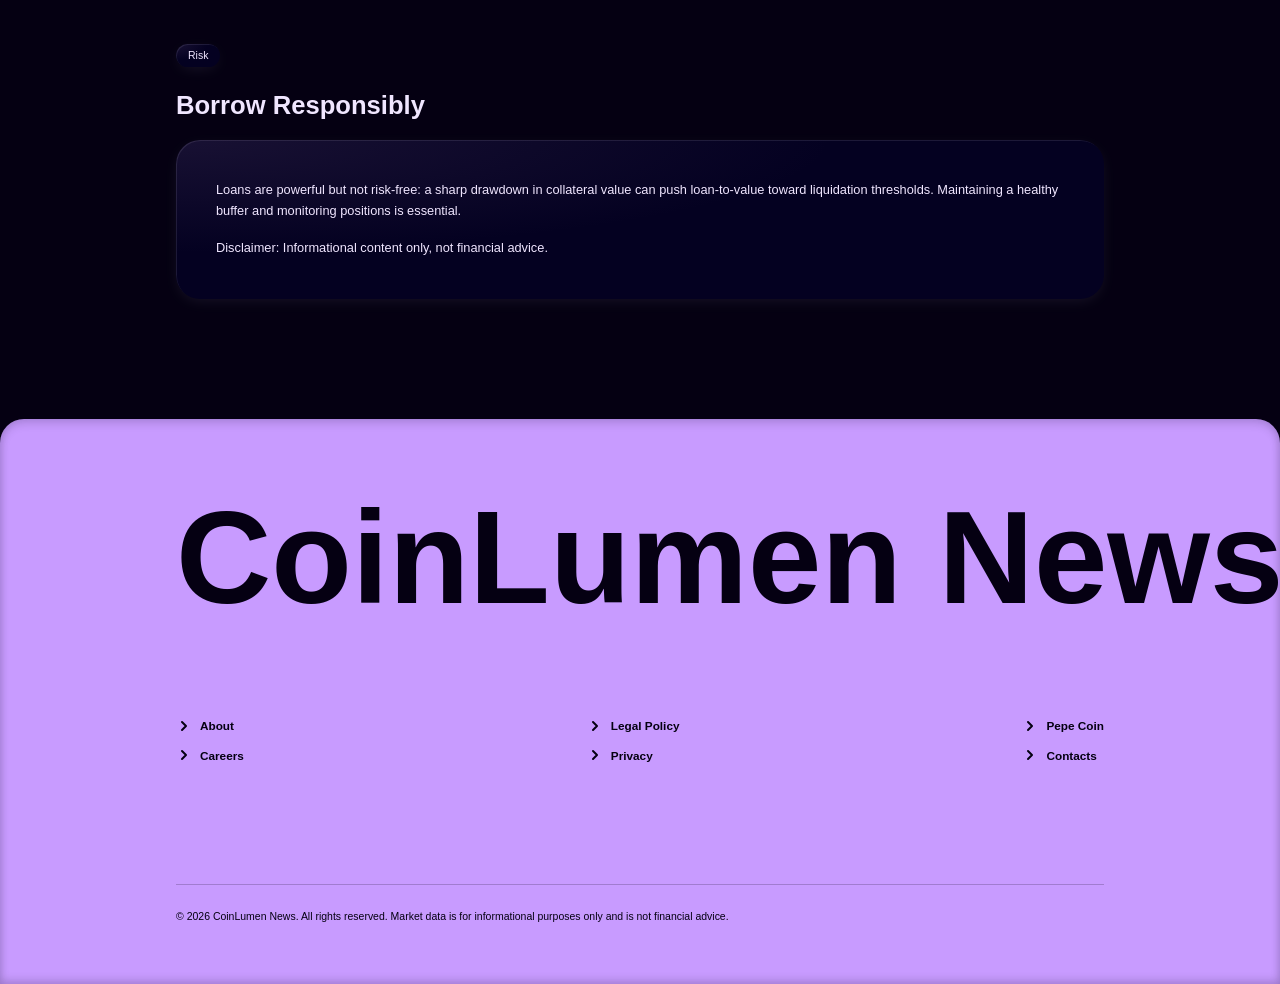
<file: loans-update.html>
<!DOCTYPE html><html lang="en"><head>
    

    

    <meta charset="UTF-8">
    
    
    <link href="css2.css" rel="stylesheet">
    
    <meta name="viewport" content="width=device-width, initial-scale=1.0">
    <title>Loans Update — CoinLumen News</title>
  <link href="theme.css" rel="stylesheet">  <script src="script.js" defer></script>
</head>
<body>
<div id="root">
<div class="fixed inset-0 -z-10 overflow-hidden bg-background-accent/10 pointer-events-none select-none" aria-hidden="true">
<div class="absolute inset-0 overflow-hidden bg-gradient-to-br from-background via-background-accent/10 to-background-accent/20"></div>
<div class="absolute inset-0 bg-repeat mix-blend-overlay opacity-10 bg-noise bg-size-[512px]"></div>
</div>
<nav data-section="navbar" id="site-navbar" class="fixed z-1000 top-0 left-0 w-full transition-all duration-500 ease-in-out h-20 bg-background/0 backdrop-blur-0">
<div class="relative mx-auto flex items-center justify-between h-full w-content-width">
<a href="index.html" class="text-xl font-medium text-foreground">CoinLumen</a>
<div class="hidden md:flex absolute left-1/2 -translate-x-1/2 items-center gap-6">
<a href="index.html#performance" class="text-base text-foreground hover:opacity-70 transition-opacity">Market</a>
<a href="index.html#news" class="text-base text-foreground hover:opacity-70 transition-opacity">News</a>
<a href="pepe-coin.html" class="text-base text-foreground hover:opacity-70 transition-opacity">Pepe</a>
<a href="index.html#loans" class="text-base text-foreground hover:opacity-70 transition-opacity">Loans</a>
<a href="index.html#metrics" class="text-base text-foreground hover:opacity-70 transition-opacity">Insights</a>
<a href="index.html#faq" class="text-base text-foreground hover:opacity-70 transition-opacity">Faq</a>
<a href="about.html" class="text-base text-foreground hover:opacity-70 transition-opacity">About</a>
<a href="contacts.html" class="text-base text-foreground hover:opacity-70 transition-opacity">Contacts</a>
</div>
<div class="flex items-center gap-2 xl:gap-3 2xl:gap-4">
<a href="contacts.html" class="group hidden sm:flex items-center justify-center h-10 px-6 text-sm rounded cursor-pointer primary-button text-primary-cta-text">
<span class="truncate overflow-hidden">
<span class="inline-block transition-transform duration-400 ease-out md:group-hover:-translate-y-[1.25em]" style="text-shadow: currentcolor 0px 1.25em; transition-delay: 0.0s;">S</span>
<span class="inline-block transition-transform duration-400 ease-out md:group-hover:-translate-y-[1.25em]" style="text-shadow: currentcolor 0px 1.25em; transition-delay: 0.01s;">u</span>
<span class="inline-block transition-transform duration-400 ease-out md:group-hover:-translate-y-[1.25em]" style="text-shadow: currentcolor 0px 1.25em; transition-delay: 0.02s;">b</span>
<span class="inline-block transition-transform duration-400 ease-out md:group-hover:-translate-y-[1.25em]" style="text-shadow: currentcolor 0px 1.25em; transition-delay: 0.03s;">s</span>
<span class="inline-block transition-transform duration-400 ease-out md:group-hover:-translate-y-[1.25em]" style="text-shadow: currentcolor 0px 1.25em; transition-delay: 0.04s;">c</span>
<span class="inline-block transition-transform duration-400 ease-out md:group-hover:-translate-y-[1.25em]" style="text-shadow: currentcolor 0px 1.25em; transition-delay: 0.05s;">r</span>
<span class="inline-block transition-transform duration-400 ease-out md:group-hover:-translate-y-[1.25em]" style="text-shadow: currentcolor 0px 1.25em; transition-delay: 0.06s;">i</span>
<span class="inline-block transition-transform duration-400 ease-out md:group-hover:-translate-y-[1.25em]" style="text-shadow: currentcolor 0px 1.25em; transition-delay: 0.07s;">b</span>
<span class="inline-block transition-transform duration-400 ease-out md:group-hover:-translate-y-[1.25em]" style="text-shadow: currentcolor 0px 1.25em; transition-delay: 0.08s;">e</span>
</span>
</a>
<button type="button" id="nav-toggle" aria-label="Toggle navigation menu" aria-expanded="false" class="flex md:hidden items-center justify-center size-10 rounded card cursor-pointer">
<svg xmlns="http://www.w3.org/2000/svg" width="24" height="24" viewBox="0 0 24 24" fill="none" stroke="currentColor" stroke-width="2" stroke-linecap="round" stroke-linejoin="round" class="size-5 text-foreground" aria-hidden="true"><path d="M4 12h16"></path><path d="M4 6h16"></path><path d="M4 18h16"></path></svg>
</button>
</div>
</div>
<div id="nav-mobile" class="hidden md:hidden absolute top-20 left-0 w-full">
<div class="w-content-width mx-auto flex flex-col gap-4 p-6 card rounded">
<a href="index.html#performance" class="text-lg text-foreground hover:opacity-70 transition-opacity">Market</a>
<a href="index.html#news" class="text-lg text-foreground hover:opacity-70 transition-opacity">News</a>
<a href="pepe-coin.html" class="text-lg text-foreground hover:opacity-70 transition-opacity">Pepe</a>
<a href="index.html#loans" class="text-lg text-foreground hover:opacity-70 transition-opacity">Loans</a>
<a href="index.html#metrics" class="text-lg text-foreground hover:opacity-70 transition-opacity">Insights</a>
<a href="index.html#faq" class="text-lg text-foreground hover:opacity-70 transition-opacity">Faq</a>
<a href="about.html" class="text-lg text-foreground hover:opacity-70 transition-opacity">About</a>
<a href="contacts.html" class="text-lg text-foreground hover:opacity-70 transition-opacity">Contacts</a>
</div>
</div>
</nav>
<main class="flex-grow">
<section aria-label="Page header" class="relative pt-32 md:pt-40 pb-10">
<div class="w-content-width mx-auto flex flex-col items-center md:items-start gap-3">
<div class="px-3 py-1 mb-1 text-sm card rounded w-fit"><p>Platform News</p></div>
<h1 class="bg-gradient-to-r from-foreground to-primary-cta bg-clip-text text-transparent pb-[0.1em] -mb-[0.1em] text-6xl 2xl:text-7xl leading-[1.15] font-semibold text-center md:text-left text-balance">XRP and SOL Join Zero-Interest Loans</h1>
<p class="md:max-w-8/10 text-lg md:text-xl leading-snug text-center md:text-left text-balance">Nexo expands its zero-interest loan support to include XRP and SOL, broadening borrowing utility for holders of both assets.</p>
<div class="w-full mt-4 p-px card rounded overflow-hidden">
<div class="relative w-full h-72 md:h-96 overflow-hidden rounded"><img alt="XRP and SOL Join Zero-Interest Loans" class="w-full h-full object-cover rounded" src="3d-abstract-techno-background-with-connecting-lines-dots_1048-11693.jpg"></div>
</div>
</div>
</section><section class="py-10 md:py-14">
<div class="w-content-width mx-auto flex flex-col gap-5">
<div class="px-3 py-1 mb-1 text-sm card rounded w-fit"><p>Overview</p></div>
<h2 class="text-4xl 2xl:text-5xl leading-[1.15] font-semibold text-balance">Expanding the Collateral Menu</h2>
<div class="card rounded p-6 xl:p-10 flex flex-col gap-4">
<p class="text-base md:text-lg leading-relaxed">Nexo has officially expanded its zero-interest loan program to include XRP and SOL, letting holders unlock liquidity against their positions without triggering a taxable sale. The addition widens a collateral menu that already spans major assets and stablecoins.</p>
<p class="text-base md:text-lg leading-relaxed">For long-term holders, borrowing against collateral can be a way to access cash while retaining upside exposure. Zero-interest tiers typically apply within a conservative loan-to-value band, rewarding lower leverage with better terms and reducing the risk of liquidation during volatility.</p>
</div>
</div>
</section><section class="py-10 md:py-14">
<div class="w-content-width mx-auto flex flex-col gap-8">
<div class="flex flex-col items-center gap-2">
<div class="px-3 py-1 mb-1 text-sm card rounded w-fit"><p>Highlights</p></div>
<h2 class="bg-gradient-to-r from-foreground to-primary-cta bg-clip-text text-transparent pb-[0.1em] -mb-[0.1em] text-5xl 2xl:text-6xl leading-[1.15] font-semibold text-center text-balance">Why It Matters</h2>
<p class="md:max-w-7/10 text-lg md:text-xl leading-snug text-center text-balance">Three practical benefits for XRP and SOL holders.</p>
</div>
<div class="card rounded p-6 xl:p-10 flex flex-col justify-center gap-4">
<div>
<div class="flex flex-col gap-2">
<div class="flex items-center justify-center shrink-0 mb-1 size-10 primary-button rounded">
<svg xmlns="http://www.w3.org/2000/svg" width="24" height="24" viewBox="0 0 24 24" fill="none" stroke="currentColor" stroke-width="1.5" stroke-linecap="round" stroke-linejoin="round" class="lucide size-2/5 text-primary-cta-text" aria-hidden="true"><path d="m9 18 6-6-6-6"></path></svg>
</div>
<h3 class="text-2xl font-semibold">Instant Loan Access</h3>
<p class="text-base leading-snug">Draw liquidity against digital assets without selling.</p>
</div>
<div class="mt-4 border-b border-accent/40"></div>
</div><div>
<div class="flex flex-col gap-2">
<div class="flex items-center justify-center shrink-0 mb-1 size-10 primary-button rounded">
<svg xmlns="http://www.w3.org/2000/svg" width="24" height="24" viewBox="0 0 24 24" fill="none" stroke="currentColor" stroke-width="1.5" stroke-linecap="round" stroke-linejoin="round" class="lucide size-2/5 text-primary-cta-text" aria-hidden="true"><path d="m9 18 6-6-6-6"></path></svg>
</div>
<h3 class="text-2xl font-semibold">Secure Collateral</h3>
<p class="text-base leading-snug">Institution-grade custody and safety protocols for staked tokens.</p>
</div>
<div class="mt-4 border-b border-accent/40"></div>
</div><div>
<div class="flex flex-col gap-2">
<div class="flex items-center justify-center shrink-0 mb-1 size-10 primary-button rounded">
<svg xmlns="http://www.w3.org/2000/svg" width="24" height="24" viewBox="0 0 24 24" fill="none" stroke="currentColor" stroke-width="1.5" stroke-linecap="round" stroke-linejoin="round" class="lucide size-2/5 text-primary-cta-text" aria-hidden="true"><path d="m9 18 6-6-6-6"></path></svg>
</div>
<h3 class="text-2xl font-semibold">Multi-Asset Support</h3>
<p class="text-base leading-snug">XRP and SOL now sit alongside existing supported collateral.</p>
</div>

</div>
</div>
</div>
</section><section class="py-10 md:py-14">
<div class="w-content-width mx-auto flex flex-col gap-5">
<div class="px-3 py-1 mb-1 text-sm card rounded w-fit"><p>Risk</p></div>
<h2 class="text-4xl 2xl:text-5xl leading-[1.15] font-semibold text-balance">Borrow Responsibly</h2>
<div class="card rounded p-6 xl:p-10 flex flex-col gap-4">
<p class="text-base md:text-lg leading-relaxed">Loans are powerful but not risk-free: a sharp drawdown in collateral value can push loan-to-value toward liquidation thresholds. Maintaining a healthy buffer and monitoring positions is essential.</p>
<p class="text-base md:text-lg leading-relaxed">Disclaimer: Informational content only, not financial advice.</p>
</div>
</div>
</section>
</main>
<footer data-section="footer" aria-label="Site footer" class="w-full py-15 mt-20 rounded-t-lg overflow-hidden primary-button text-primary-cta-text">
<div class="w-content-width mx-auto flex flex-col gap-10 md:gap-20">
<div class="w-full min-w-0 flex-1">
<h2 class="whitespace-nowrap transition-opacity duration-150 opacity-100 font-semibold" style="line-height: 1.2; font-size: clamp(3rem, 13vw, 132px);">CoinLumen News</h2>
</div>
<div class="flex flex-col gap-8 mb-10 md:flex-row md:justify-between">
<div class="flex flex-col items-start gap-3">
<div class="flex items-center gap-2 text-base">
<svg xmlns="http://www.w3.org/2000/svg" width="24" height="24" viewBox="0 0 24 24" fill="none" stroke="currentColor" stroke-width="3" stroke-linecap="round" stroke-linejoin="round" class="lucide lucide-chevron-right size-4" aria-hidden="true"><path d="m9 18 6-6-6-6"></path></svg>
<a href="about.html" class="text-base text-primary-cta-text font-semibold hover:opacity-75 transition-opacity cursor-pointer">About</a>
</div>
<div class="flex items-center gap-2 text-base">
<svg xmlns="http://www.w3.org/2000/svg" width="24" height="24" viewBox="0 0 24 24" fill="none" stroke="currentColor" stroke-width="3" stroke-linecap="round" stroke-linejoin="round" class="lucide lucide-chevron-right size-4" aria-hidden="true"><path d="m9 18 6-6-6-6"></path></svg>
<a href="careers.html" class="text-base text-primary-cta-text font-semibold hover:opacity-75 transition-opacity cursor-pointer">Careers</a>
</div>
</div>
<div class="flex flex-col items-start gap-3">
<div class="flex items-center gap-2 text-base">
<svg xmlns="http://www.w3.org/2000/svg" width="24" height="24" viewBox="0 0 24 24" fill="none" stroke="currentColor" stroke-width="3" stroke-linecap="round" stroke-linejoin="round" class="lucide lucide-chevron-right size-4" aria-hidden="true"><path d="m9 18 6-6-6-6"></path></svg>
<a href="legal-policy.html" class="text-base text-primary-cta-text font-semibold hover:opacity-75 transition-opacity cursor-pointer">Legal Policy</a>
</div>
<div class="flex items-center gap-2 text-base">
<svg xmlns="http://www.w3.org/2000/svg" width="24" height="24" viewBox="0 0 24 24" fill="none" stroke="currentColor" stroke-width="3" stroke-linecap="round" stroke-linejoin="round" class="lucide lucide-chevron-right size-4" aria-hidden="true"><path d="m9 18 6-6-6-6"></path></svg>
<a href="privacy.html" class="text-base text-primary-cta-text font-semibold hover:opacity-75 transition-opacity cursor-pointer">Privacy</a>
</div>
</div>
<div class="flex flex-col items-start gap-3">
<div class="flex items-center gap-2 text-base">
<svg xmlns="http://www.w3.org/2000/svg" width="24" height="24" viewBox="0 0 24 24" fill="none" stroke="currentColor" stroke-width="3" stroke-linecap="round" stroke-linejoin="round" class="lucide lucide-chevron-right size-4" aria-hidden="true"><path d="m9 18 6-6-6-6"></path></svg>
<a href="pepe-coin.html" class="text-base text-primary-cta-text font-semibold hover:opacity-75 transition-opacity cursor-pointer">Pepe Coin</a>
</div>
<div class="flex items-center gap-2 text-base">
<svg xmlns="http://www.w3.org/2000/svg" width="24" height="24" viewBox="0 0 24 24" fill="none" stroke="currentColor" stroke-width="3" stroke-linecap="round" stroke-linejoin="round" class="lucide lucide-chevron-right size-4" aria-hidden="true"><path d="m9 18 6-6-6-6"></path></svg>
<a href="contacts.html" class="text-base text-primary-cta-text font-semibold hover:opacity-75 transition-opacity cursor-pointer">Contacts</a>
</div>
</div>
</div>
<div class="border-t border-primary-cta-text/20 pt-6 text-sm opacity-80">
<p>© <span id="footer-year">2026</span> CoinLumen News. All rights reserved. Market data is for informational purposes only and is not financial advice.</p>
</div>
</div>
</footer>
</div>
</body></html>
</file>
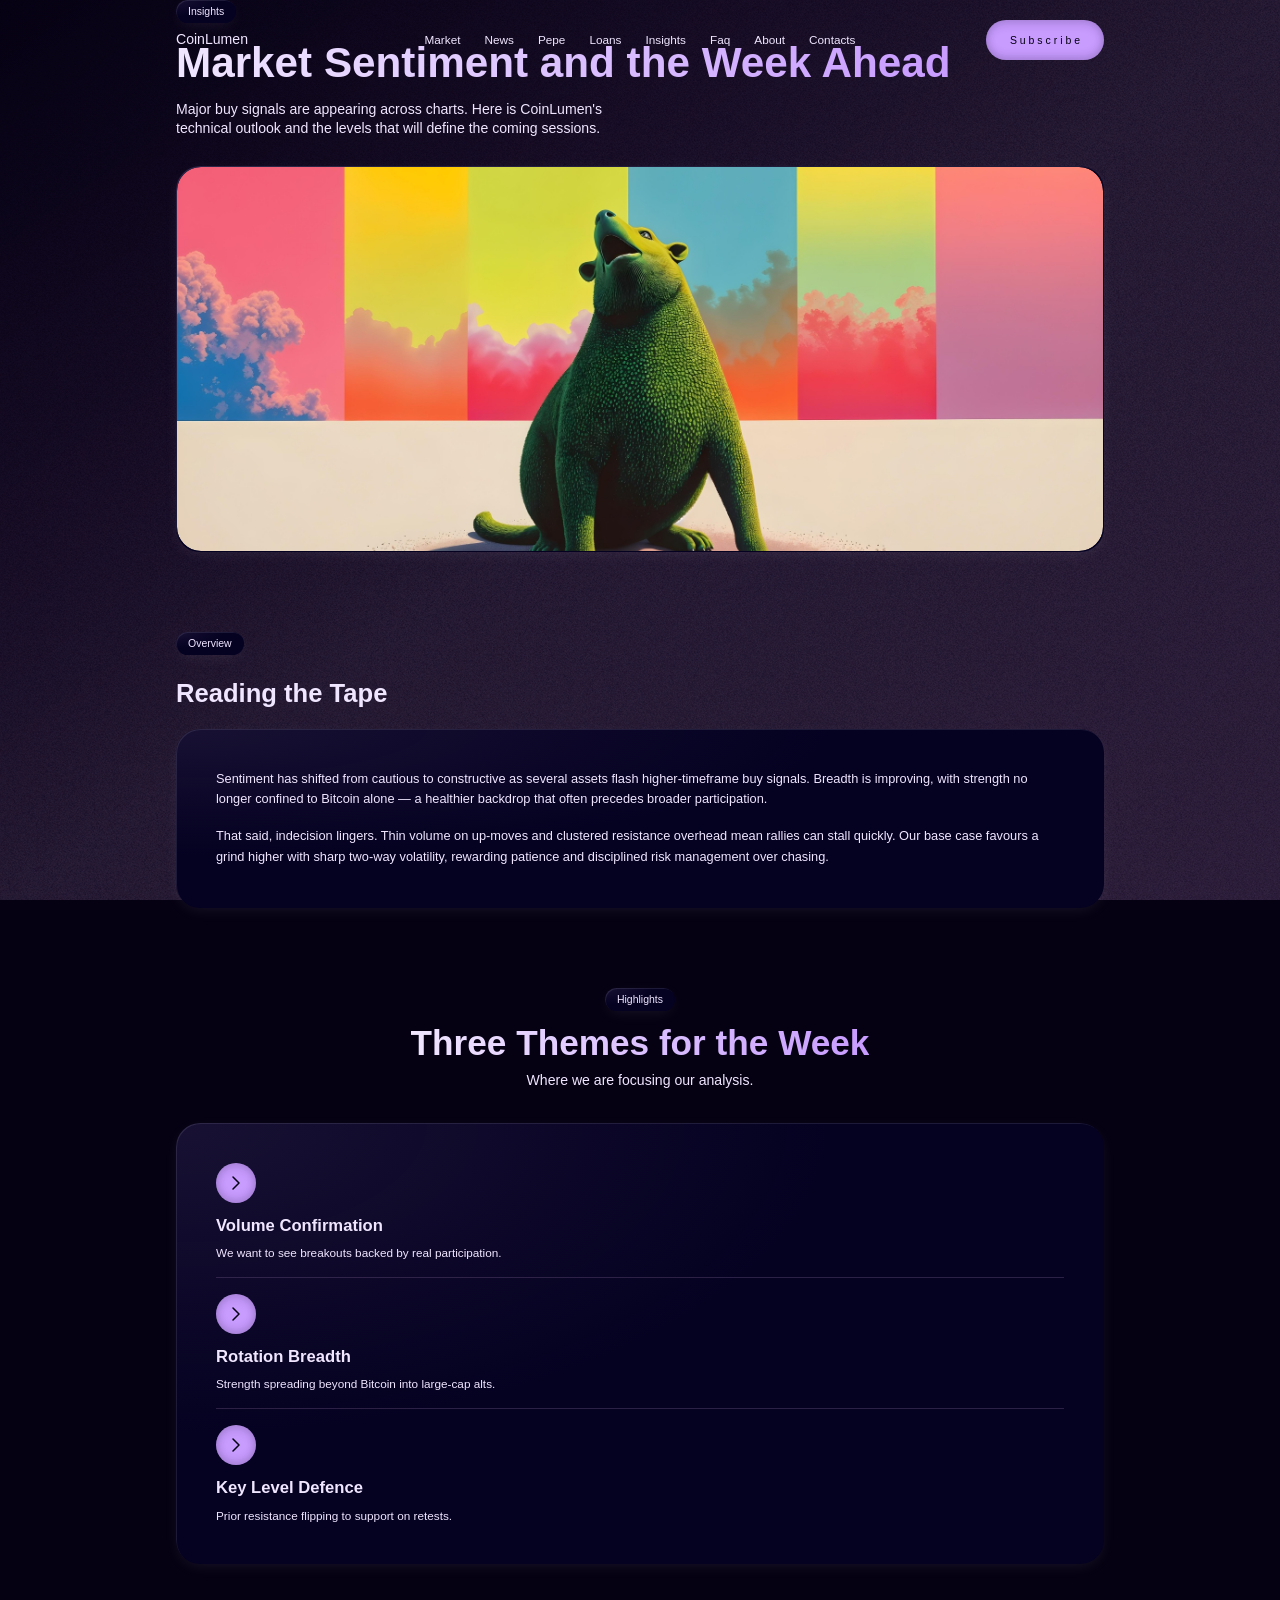
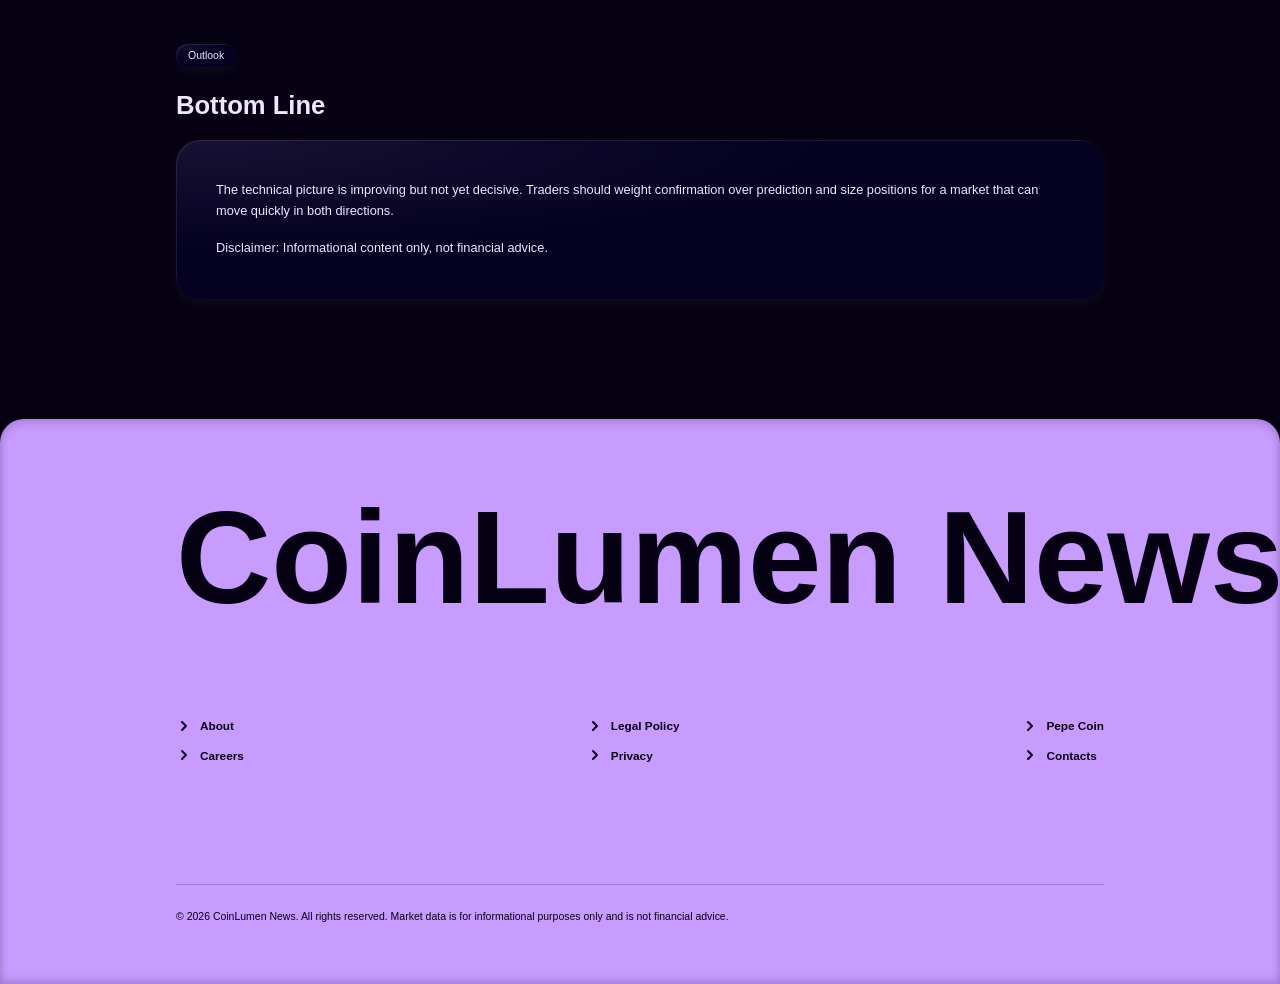
<file: market-outlook.html>
<!DOCTYPE html><html lang="en"><head>
    

    

    <meta charset="UTF-8">
    
    
    <link href="css2.css" rel="stylesheet">
    
    <meta name="viewport" content="width=device-width, initial-scale=1.0">
    <title>Market Outlook — CoinLumen News</title>
  <link href="theme.css" rel="stylesheet">  <script src="script.js" defer></script>
</head>
<body>
<div id="root">
<div class="fixed inset-0 -z-10 overflow-hidden bg-background-accent/10 pointer-events-none select-none" aria-hidden="true">
<div class="absolute inset-0 overflow-hidden bg-gradient-to-br from-background via-background-accent/10 to-background-accent/20"></div>
<div class="absolute inset-0 bg-repeat mix-blend-overlay opacity-10 bg-noise bg-size-[512px]"></div>
</div>
<nav data-section="navbar" id="site-navbar" class="fixed z-1000 top-0 left-0 w-full transition-all duration-500 ease-in-out h-20 bg-background/0 backdrop-blur-0">
<div class="relative mx-auto flex items-center justify-between h-full w-content-width">
<a href="index.html" class="text-xl font-medium text-foreground">CoinLumen</a>
<div class="hidden md:flex absolute left-1/2 -translate-x-1/2 items-center gap-6">
<a href="index.html#performance" class="text-base text-foreground hover:opacity-70 transition-opacity">Market</a>
<a href="index.html#news" class="text-base text-foreground hover:opacity-70 transition-opacity">News</a>
<a href="pepe-coin.html" class="text-base text-foreground hover:opacity-70 transition-opacity">Pepe</a>
<a href="index.html#loans" class="text-base text-foreground hover:opacity-70 transition-opacity">Loans</a>
<a href="index.html#metrics" class="text-base text-foreground hover:opacity-70 transition-opacity">Insights</a>
<a href="index.html#faq" class="text-base text-foreground hover:opacity-70 transition-opacity">Faq</a>
<a href="about.html" class="text-base text-foreground hover:opacity-70 transition-opacity">About</a>
<a href="contacts.html" class="text-base text-foreground hover:opacity-70 transition-opacity">Contacts</a>
</div>
<div class="flex items-center gap-2 xl:gap-3 2xl:gap-4">
<a href="contacts.html" class="group hidden sm:flex items-center justify-center h-10 px-6 text-sm rounded cursor-pointer primary-button text-primary-cta-text">
<span class="truncate overflow-hidden">
<span class="inline-block transition-transform duration-400 ease-out md:group-hover:-translate-y-[1.25em]" style="text-shadow: currentcolor 0px 1.25em; transition-delay: 0.0s;">S</span>
<span class="inline-block transition-transform duration-400 ease-out md:group-hover:-translate-y-[1.25em]" style="text-shadow: currentcolor 0px 1.25em; transition-delay: 0.01s;">u</span>
<span class="inline-block transition-transform duration-400 ease-out md:group-hover:-translate-y-[1.25em]" style="text-shadow: currentcolor 0px 1.25em; transition-delay: 0.02s;">b</span>
<span class="inline-block transition-transform duration-400 ease-out md:group-hover:-translate-y-[1.25em]" style="text-shadow: currentcolor 0px 1.25em; transition-delay: 0.03s;">s</span>
<span class="inline-block transition-transform duration-400 ease-out md:group-hover:-translate-y-[1.25em]" style="text-shadow: currentcolor 0px 1.25em; transition-delay: 0.04s;">c</span>
<span class="inline-block transition-transform duration-400 ease-out md:group-hover:-translate-y-[1.25em]" style="text-shadow: currentcolor 0px 1.25em; transition-delay: 0.05s;">r</span>
<span class="inline-block transition-transform duration-400 ease-out md:group-hover:-translate-y-[1.25em]" style="text-shadow: currentcolor 0px 1.25em; transition-delay: 0.06s;">i</span>
<span class="inline-block transition-transform duration-400 ease-out md:group-hover:-translate-y-[1.25em]" style="text-shadow: currentcolor 0px 1.25em; transition-delay: 0.07s;">b</span>
<span class="inline-block transition-transform duration-400 ease-out md:group-hover:-translate-y-[1.25em]" style="text-shadow: currentcolor 0px 1.25em; transition-delay: 0.08s;">e</span>
</span>
</a>
<button type="button" id="nav-toggle" aria-label="Toggle navigation menu" aria-expanded="false" class="flex md:hidden items-center justify-center size-10 rounded card cursor-pointer">
<svg xmlns="http://www.w3.org/2000/svg" width="24" height="24" viewBox="0 0 24 24" fill="none" stroke="currentColor" stroke-width="2" stroke-linecap="round" stroke-linejoin="round" class="size-5 text-foreground" aria-hidden="true"><path d="M4 12h16"></path><path d="M4 6h16"></path><path d="M4 18h16"></path></svg>
</button>
</div>
</div>
<div id="nav-mobile" class="hidden md:hidden absolute top-20 left-0 w-full">
<div class="w-content-width mx-auto flex flex-col gap-4 p-6 card rounded">
<a href="index.html#performance" class="text-lg text-foreground hover:opacity-70 transition-opacity">Market</a>
<a href="index.html#news" class="text-lg text-foreground hover:opacity-70 transition-opacity">News</a>
<a href="pepe-coin.html" class="text-lg text-foreground hover:opacity-70 transition-opacity">Pepe</a>
<a href="index.html#loans" class="text-lg text-foreground hover:opacity-70 transition-opacity">Loans</a>
<a href="index.html#metrics" class="text-lg text-foreground hover:opacity-70 transition-opacity">Insights</a>
<a href="index.html#faq" class="text-lg text-foreground hover:opacity-70 transition-opacity">Faq</a>
<a href="about.html" class="text-lg text-foreground hover:opacity-70 transition-opacity">About</a>
<a href="contacts.html" class="text-lg text-foreground hover:opacity-70 transition-opacity">Contacts</a>
</div>
</div>
</nav>
<main class="flex-grow">
<section aria-label="Page header" class="relative pt-32 md:pt-40 pb-10">
<div class="w-content-width mx-auto flex flex-col items-center md:items-start gap-3">
<div class="px-3 py-1 mb-1 text-sm card rounded w-fit"><p>Insights</p></div>
<h1 class="bg-gradient-to-r from-foreground to-primary-cta bg-clip-text text-transparent pb-[0.1em] -mb-[0.1em] text-6xl 2xl:text-7xl leading-[1.15] font-semibold text-center md:text-left text-balance">Market Sentiment and the Week Ahead</h1>
<p class="md:max-w-8/10 text-lg md:text-xl leading-snug text-center md:text-left text-balance">Major buy signals are appearing across charts. Here is CoinLumen's technical outlook and the levels that will define the coming sessions.</p>
<div class="w-full mt-4 p-px card rounded overflow-hidden">
<div class="relative w-full h-72 md:h-96 overflow-hidden rounded"><img alt="Market Sentiment and the Week Ahead" class="w-full h-full object-cover rounded" src="minimal-surrealistic-abstract-background_23-2151896379.jpg"></div>
</div>
</div>
</section><section class="py-10 md:py-14">
<div class="w-content-width mx-auto flex flex-col gap-5">
<div class="px-3 py-1 mb-1 text-sm card rounded w-fit"><p>Overview</p></div>
<h2 class="text-4xl 2xl:text-5xl leading-[1.15] font-semibold text-balance">Reading the Tape</h2>
<div class="card rounded p-6 xl:p-10 flex flex-col gap-4">
<p class="text-base md:text-lg leading-relaxed">Sentiment has shifted from cautious to constructive as several assets flash higher-timeframe buy signals. Breadth is improving, with strength no longer confined to Bitcoin alone — a healthier backdrop that often precedes broader participation.</p>
<p class="text-base md:text-lg leading-relaxed">That said, indecision lingers. Thin volume on up-moves and clustered resistance overhead mean rallies can stall quickly. Our base case favours a grind higher with sharp two-way volatility, rewarding patience and disciplined risk management over chasing.</p>
</div>
</div>
</section><section class="py-10 md:py-14">
<div class="w-content-width mx-auto flex flex-col gap-8">
<div class="flex flex-col items-center gap-2">
<div class="px-3 py-1 mb-1 text-sm card rounded w-fit"><p>Highlights</p></div>
<h2 class="bg-gradient-to-r from-foreground to-primary-cta bg-clip-text text-transparent pb-[0.1em] -mb-[0.1em] text-5xl 2xl:text-6xl leading-[1.15] font-semibold text-center text-balance">Three Themes for the Week</h2>
<p class="md:max-w-7/10 text-lg md:text-xl leading-snug text-center text-balance">Where we are focusing our analysis.</p>
</div>
<div class="card rounded p-6 xl:p-10 flex flex-col justify-center gap-4">
<div>
<div class="flex flex-col gap-2">
<div class="flex items-center justify-center shrink-0 mb-1 size-10 primary-button rounded">
<svg xmlns="http://www.w3.org/2000/svg" width="24" height="24" viewBox="0 0 24 24" fill="none" stroke="currentColor" stroke-width="1.5" stroke-linecap="round" stroke-linejoin="round" class="lucide size-2/5 text-primary-cta-text" aria-hidden="true"><path d="m9 18 6-6-6-6"></path></svg>
</div>
<h3 class="text-2xl font-semibold">Volume Confirmation</h3>
<p class="text-base leading-snug">We want to see breakouts backed by real participation.</p>
</div>
<div class="mt-4 border-b border-accent/40"></div>
</div><div>
<div class="flex flex-col gap-2">
<div class="flex items-center justify-center shrink-0 mb-1 size-10 primary-button rounded">
<svg xmlns="http://www.w3.org/2000/svg" width="24" height="24" viewBox="0 0 24 24" fill="none" stroke="currentColor" stroke-width="1.5" stroke-linecap="round" stroke-linejoin="round" class="lucide size-2/5 text-primary-cta-text" aria-hidden="true"><path d="m9 18 6-6-6-6"></path></svg>
</div>
<h3 class="text-2xl font-semibold">Rotation Breadth</h3>
<p class="text-base leading-snug">Strength spreading beyond Bitcoin into large-cap alts.</p>
</div>
<div class="mt-4 border-b border-accent/40"></div>
</div><div>
<div class="flex flex-col gap-2">
<div class="flex items-center justify-center shrink-0 mb-1 size-10 primary-button rounded">
<svg xmlns="http://www.w3.org/2000/svg" width="24" height="24" viewBox="0 0 24 24" fill="none" stroke="currentColor" stroke-width="1.5" stroke-linecap="round" stroke-linejoin="round" class="lucide size-2/5 text-primary-cta-text" aria-hidden="true"><path d="m9 18 6-6-6-6"></path></svg>
</div>
<h3 class="text-2xl font-semibold">Key Level Defence</h3>
<p class="text-base leading-snug">Prior resistance flipping to support on retests.</p>
</div>

</div>
</div>
</div>
</section><section class="py-10 md:py-14">
<div class="w-content-width mx-auto flex flex-col gap-5">
<div class="px-3 py-1 mb-1 text-sm card rounded w-fit"><p>Outlook</p></div>
<h2 class="text-4xl 2xl:text-5xl leading-[1.15] font-semibold text-balance">Bottom Line</h2>
<div class="card rounded p-6 xl:p-10 flex flex-col gap-4">
<p class="text-base md:text-lg leading-relaxed">The technical picture is improving but not yet decisive. Traders should weight confirmation over prediction and size positions for a market that can move quickly in both directions.</p>
<p class="text-base md:text-lg leading-relaxed">Disclaimer: Informational content only, not financial advice.</p>
</div>
</div>
</section>
</main>
<footer data-section="footer" aria-label="Site footer" class="w-full py-15 mt-20 rounded-t-lg overflow-hidden primary-button text-primary-cta-text">
<div class="w-content-width mx-auto flex flex-col gap-10 md:gap-20">
<div class="w-full min-w-0 flex-1">
<h2 class="whitespace-nowrap transition-opacity duration-150 opacity-100 font-semibold" style="line-height: 1.2; font-size: clamp(3rem, 13vw, 132px);">CoinLumen News</h2>
</div>
<div class="flex flex-col gap-8 mb-10 md:flex-row md:justify-between">
<div class="flex flex-col items-start gap-3">
<div class="flex items-center gap-2 text-base">
<svg xmlns="http://www.w3.org/2000/svg" width="24" height="24" viewBox="0 0 24 24" fill="none" stroke="currentColor" stroke-width="3" stroke-linecap="round" stroke-linejoin="round" class="lucide lucide-chevron-right size-4" aria-hidden="true"><path d="m9 18 6-6-6-6"></path></svg>
<a href="about.html" class="text-base text-primary-cta-text font-semibold hover:opacity-75 transition-opacity cursor-pointer">About</a>
</div>
<div class="flex items-center gap-2 text-base">
<svg xmlns="http://www.w3.org/2000/svg" width="24" height="24" viewBox="0 0 24 24" fill="none" stroke="currentColor" stroke-width="3" stroke-linecap="round" stroke-linejoin="round" class="lucide lucide-chevron-right size-4" aria-hidden="true"><path d="m9 18 6-6-6-6"></path></svg>
<a href="careers.html" class="text-base text-primary-cta-text font-semibold hover:opacity-75 transition-opacity cursor-pointer">Careers</a>
</div>
</div>
<div class="flex flex-col items-start gap-3">
<div class="flex items-center gap-2 text-base">
<svg xmlns="http://www.w3.org/2000/svg" width="24" height="24" viewBox="0 0 24 24" fill="none" stroke="currentColor" stroke-width="3" stroke-linecap="round" stroke-linejoin="round" class="lucide lucide-chevron-right size-4" aria-hidden="true"><path d="m9 18 6-6-6-6"></path></svg>
<a href="legal-policy.html" class="text-base text-primary-cta-text font-semibold hover:opacity-75 transition-opacity cursor-pointer">Legal Policy</a>
</div>
<div class="flex items-center gap-2 text-base">
<svg xmlns="http://www.w3.org/2000/svg" width="24" height="24" viewBox="0 0 24 24" fill="none" stroke="currentColor" stroke-width="3" stroke-linecap="round" stroke-linejoin="round" class="lucide lucide-chevron-right size-4" aria-hidden="true"><path d="m9 18 6-6-6-6"></path></svg>
<a href="privacy.html" class="text-base text-primary-cta-text font-semibold hover:opacity-75 transition-opacity cursor-pointer">Privacy</a>
</div>
</div>
<div class="flex flex-col items-start gap-3">
<div class="flex items-center gap-2 text-base">
<svg xmlns="http://www.w3.org/2000/svg" width="24" height="24" viewBox="0 0 24 24" fill="none" stroke="currentColor" stroke-width="3" stroke-linecap="round" stroke-linejoin="round" class="lucide lucide-chevron-right size-4" aria-hidden="true"><path d="m9 18 6-6-6-6"></path></svg>
<a href="pepe-coin.html" class="text-base text-primary-cta-text font-semibold hover:opacity-75 transition-opacity cursor-pointer">Pepe Coin</a>
</div>
<div class="flex items-center gap-2 text-base">
<svg xmlns="http://www.w3.org/2000/svg" width="24" height="24" viewBox="0 0 24 24" fill="none" stroke="currentColor" stroke-width="3" stroke-linecap="round" stroke-linejoin="round" class="lucide lucide-chevron-right size-4" aria-hidden="true"><path d="m9 18 6-6-6-6"></path></svg>
<a href="contacts.html" class="text-base text-primary-cta-text font-semibold hover:opacity-75 transition-opacity cursor-pointer">Contacts</a>
</div>
</div>
</div>
<div class="border-t border-primary-cta-text/20 pt-6 text-sm opacity-80">
<p>© <span id="footer-year">2026</span> CoinLumen News. All rights reserved. Market data is for informational purposes only and is not financial advice.</p>
</div>
</div>
</footer>
</div>
</body></html>
</file>
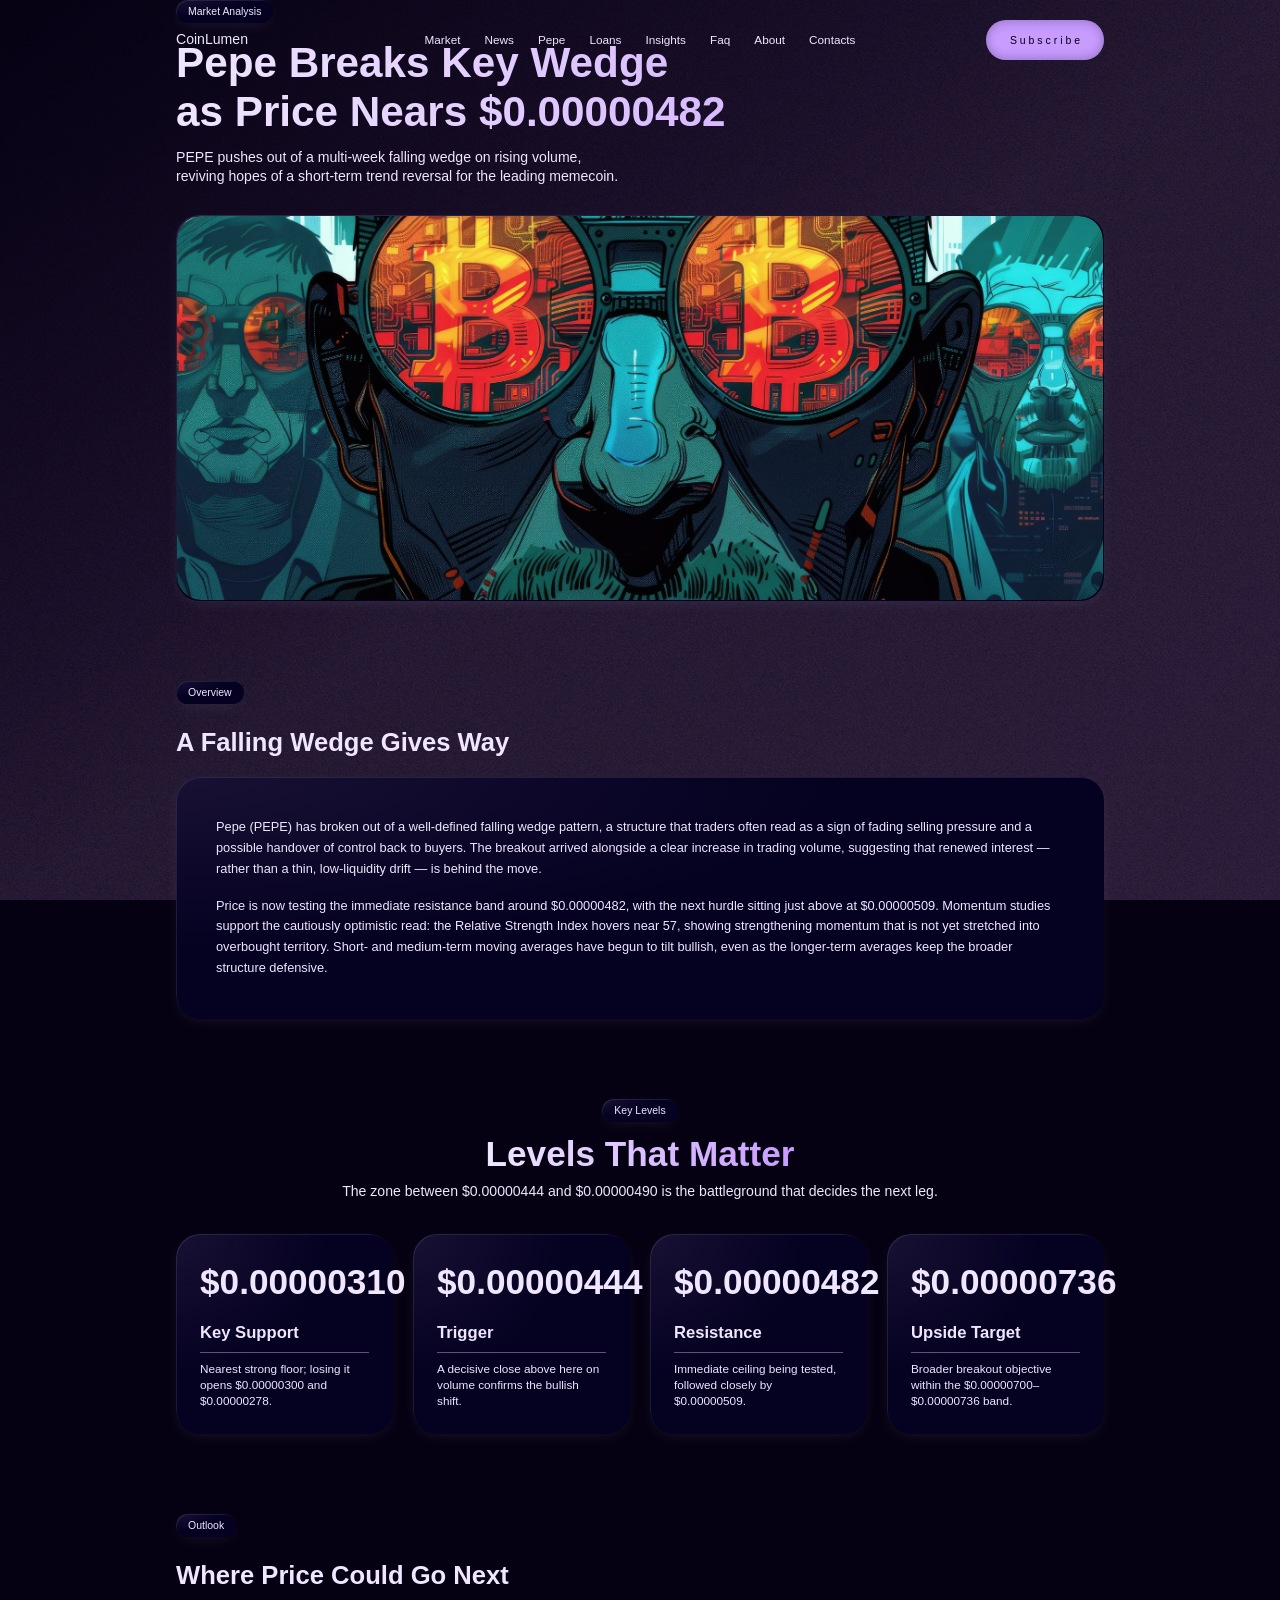
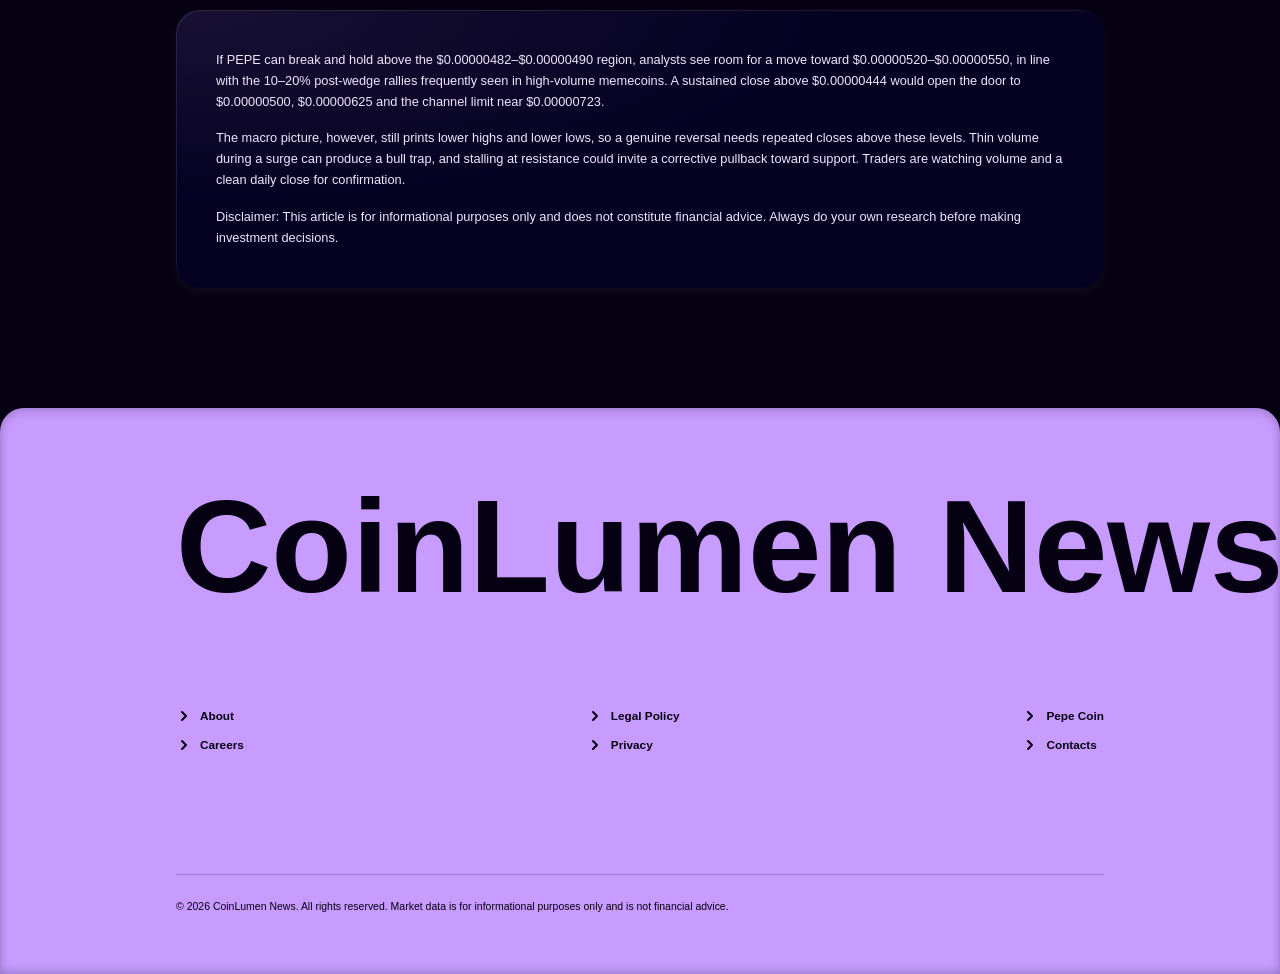
<file: pepe-coin.html>
<!DOCTYPE html><html lang="en"><head>
    

    

    <meta charset="UTF-8">
    
    
    <link href="css2.css" rel="stylesheet">
    
    <meta name="viewport" content="width=device-width, initial-scale=1.0">
    <title>Pepe Coin — CoinLumen News</title>
  <link href="theme.css" rel="stylesheet">  <script src="script.js" defer></script>
</head>
<body>
<div id="root">
<div class="fixed inset-0 -z-10 overflow-hidden bg-background-accent/10 pointer-events-none select-none" aria-hidden="true">
<div class="absolute inset-0 overflow-hidden bg-gradient-to-br from-background via-background-accent/10 to-background-accent/20"></div>
<div class="absolute inset-0 bg-repeat mix-blend-overlay opacity-10 bg-noise bg-size-[512px]"></div>
</div>
<nav data-section="navbar" id="site-navbar" class="fixed z-1000 top-0 left-0 w-full transition-all duration-500 ease-in-out h-20 bg-background/0 backdrop-blur-0">
<div class="relative mx-auto flex items-center justify-between h-full w-content-width">
<a href="index.html" class="text-xl font-medium text-foreground">CoinLumen</a>
<div class="hidden md:flex absolute left-1/2 -translate-x-1/2 items-center gap-6">
<a href="index.html#performance" class="text-base text-foreground hover:opacity-70 transition-opacity">Market</a>
<a href="index.html#news" class="text-base text-foreground hover:opacity-70 transition-opacity">News</a>
<a href="pepe-coin.html" class="text-base text-foreground hover:opacity-70 transition-opacity">Pepe</a>
<a href="index.html#loans" class="text-base text-foreground hover:opacity-70 transition-opacity">Loans</a>
<a href="index.html#metrics" class="text-base text-foreground hover:opacity-70 transition-opacity">Insights</a>
<a href="index.html#faq" class="text-base text-foreground hover:opacity-70 transition-opacity">Faq</a>
<a href="about.html" class="text-base text-foreground hover:opacity-70 transition-opacity">About</a>
<a href="contacts.html" class="text-base text-foreground hover:opacity-70 transition-opacity">Contacts</a>
</div>
<div class="flex items-center gap-2 xl:gap-3 2xl:gap-4">
<a href="contacts.html" class="group hidden sm:flex items-center justify-center h-10 px-6 text-sm rounded cursor-pointer primary-button text-primary-cta-text">
<span class="truncate overflow-hidden">
<span class="inline-block transition-transform duration-400 ease-out md:group-hover:-translate-y-[1.25em]" style="text-shadow: currentcolor 0px 1.25em; transition-delay: 0.0s;">S</span>
<span class="inline-block transition-transform duration-400 ease-out md:group-hover:-translate-y-[1.25em]" style="text-shadow: currentcolor 0px 1.25em; transition-delay: 0.01s;">u</span>
<span class="inline-block transition-transform duration-400 ease-out md:group-hover:-translate-y-[1.25em]" style="text-shadow: currentcolor 0px 1.25em; transition-delay: 0.02s;">b</span>
<span class="inline-block transition-transform duration-400 ease-out md:group-hover:-translate-y-[1.25em]" style="text-shadow: currentcolor 0px 1.25em; transition-delay: 0.03s;">s</span>
<span class="inline-block transition-transform duration-400 ease-out md:group-hover:-translate-y-[1.25em]" style="text-shadow: currentcolor 0px 1.25em; transition-delay: 0.04s;">c</span>
<span class="inline-block transition-transform duration-400 ease-out md:group-hover:-translate-y-[1.25em]" style="text-shadow: currentcolor 0px 1.25em; transition-delay: 0.05s;">r</span>
<span class="inline-block transition-transform duration-400 ease-out md:group-hover:-translate-y-[1.25em]" style="text-shadow: currentcolor 0px 1.25em; transition-delay: 0.06s;">i</span>
<span class="inline-block transition-transform duration-400 ease-out md:group-hover:-translate-y-[1.25em]" style="text-shadow: currentcolor 0px 1.25em; transition-delay: 0.07s;">b</span>
<span class="inline-block transition-transform duration-400 ease-out md:group-hover:-translate-y-[1.25em]" style="text-shadow: currentcolor 0px 1.25em; transition-delay: 0.08s;">e</span>
</span>
</a>
<button type="button" id="nav-toggle" aria-label="Toggle navigation menu" aria-expanded="false" class="flex md:hidden items-center justify-center size-10 rounded card cursor-pointer">
<svg xmlns="http://www.w3.org/2000/svg" width="24" height="24" viewBox="0 0 24 24" fill="none" stroke="currentColor" stroke-width="2" stroke-linecap="round" stroke-linejoin="round" class="size-5 text-foreground" aria-hidden="true"><path d="M4 12h16"></path><path d="M4 6h16"></path><path d="M4 18h16"></path></svg>
</button>
</div>
</div>
<div id="nav-mobile" class="hidden md:hidden absolute top-20 left-0 w-full">
<div class="w-content-width mx-auto flex flex-col gap-4 p-6 card rounded">
<a href="index.html#performance" class="text-lg text-foreground hover:opacity-70 transition-opacity">Market</a>
<a href="index.html#news" class="text-lg text-foreground hover:opacity-70 transition-opacity">News</a>
<a href="pepe-coin.html" class="text-lg text-foreground hover:opacity-70 transition-opacity">Pepe</a>
<a href="index.html#loans" class="text-lg text-foreground hover:opacity-70 transition-opacity">Loans</a>
<a href="index.html#metrics" class="text-lg text-foreground hover:opacity-70 transition-opacity">Insights</a>
<a href="index.html#faq" class="text-lg text-foreground hover:opacity-70 transition-opacity">Faq</a>
<a href="about.html" class="text-lg text-foreground hover:opacity-70 transition-opacity">About</a>
<a href="contacts.html" class="text-lg text-foreground hover:opacity-70 transition-opacity">Contacts</a>
</div>
</div>
</nav>
<main class="flex-grow">
<section aria-label="Page header" class="relative pt-32 md:pt-40 pb-10">
<div class="w-content-width mx-auto flex flex-col items-center md:items-start gap-3">
<div class="px-3 py-1 mb-1 text-sm card rounded w-fit"><p>Market Analysis</p></div>
<h1 class="bg-gradient-to-r from-foreground to-primary-cta bg-clip-text text-transparent pb-[0.1em] -mb-[0.1em] text-6xl 2xl:text-7xl leading-[1.15] font-semibold text-center md:text-left text-balance">Pepe Breaks Key Wedge as Price Nears $0.00000482</h1>
<p class="md:max-w-8/10 text-lg md:text-xl leading-snug text-center md:text-left text-balance">PEPE pushes out of a multi-week falling wedge on rising volume, reviving hopes of a short-term trend reversal for the leading memecoin.</p>
<div class="w-full mt-4 p-px card rounded overflow-hidden">
<div class="relative w-full h-72 md:h-96 overflow-hidden rounded"><img alt="Pepe Breaks Key Wedge as Price Nears $0.00000482" class="w-full h-full object-cover rounded" src="cyberpunk-bitcoin-illustration_23-2151611168.jpg"></div>
</div>
</div>
</section><section class="py-10 md:py-14">
<div class="w-content-width mx-auto flex flex-col gap-5">
<div class="px-3 py-1 mb-1 text-sm card rounded w-fit"><p>Overview</p></div>
<h2 class="text-4xl 2xl:text-5xl leading-[1.15] font-semibold text-balance">A Falling Wedge Gives Way</h2>
<div class="card rounded p-6 xl:p-10 flex flex-col gap-4">
<p class="text-base md:text-lg leading-relaxed">Pepe (PEPE) has broken out of a well-defined falling wedge pattern, a structure that traders often read as a sign of fading selling pressure and a possible handover of control back to buyers. The breakout arrived alongside a clear increase in trading volume, suggesting that renewed interest — rather than a thin, low-liquidity drift — is behind the move.</p>
<p class="text-base md:text-lg leading-relaxed">Price is now testing the immediate resistance band around $0.00000482, with the next hurdle sitting just above at $0.00000509. Momentum studies support the cautiously optimistic read: the Relative Strength Index hovers near 57, showing strengthening momentum that is not yet stretched into overbought territory. Short- and medium-term moving averages have begun to tilt bullish, even as the longer-term averages keep the broader structure defensive.</p>
</div>
</div>
</section><section class="py-10 md:py-14">
<div class="w-content-width mx-auto flex flex-col gap-8">
<div class="flex flex-col items-center gap-2">
<div class="px-3 py-1 mb-1 text-sm card rounded w-fit"><p>Key Levels</p></div>
<h2 class="bg-gradient-to-r from-foreground to-primary-cta bg-clip-text text-transparent pb-[0.1em] -mb-[0.1em] text-5xl 2xl:text-6xl leading-[1.15] font-semibold text-center text-balance">Levels That Matter</h2>
<p class="md:max-w-7/10 text-lg md:text-xl leading-snug text-center text-balance">The zone between $0.00000444 and $0.00000490 is the battleground that decides the next leg.</p>
</div>
<div class="grid grid-cols-1 sm:grid-cols-2 lg:grid-cols-4 gap-5">
<div class="flex flex-col justify-between gap-4 p-6 xl:p-8 card rounded">
<span class="text-4xl md:text-5xl font-semibold leading-snug">$0.00000310</span>
<div class="flex flex-col gap-2 min-w-0">
<span class="text-xl md:text-2xl font-semibold">Key Support</span>
<div class="w-full h-px bg-accent"></div>
<p class="text-base leading-snug">Nearest strong floor; losing it opens $0.00000300 and $0.00000278.</p>
</div>
</div><div class="flex flex-col justify-between gap-4 p-6 xl:p-8 card rounded">
<span class="text-4xl md:text-5xl font-semibold leading-snug">$0.00000444</span>
<div class="flex flex-col gap-2 min-w-0">
<span class="text-xl md:text-2xl font-semibold">Trigger</span>
<div class="w-full h-px bg-accent"></div>
<p class="text-base leading-snug">A decisive close above here on volume confirms the bullish shift.</p>
</div>
</div><div class="flex flex-col justify-between gap-4 p-6 xl:p-8 card rounded">
<span class="text-4xl md:text-5xl font-semibold leading-snug">$0.00000482</span>
<div class="flex flex-col gap-2 min-w-0">
<span class="text-xl md:text-2xl font-semibold">Resistance</span>
<div class="w-full h-px bg-accent"></div>
<p class="text-base leading-snug">Immediate ceiling being tested, followed closely by $0.00000509.</p>
</div>
</div><div class="flex flex-col justify-between gap-4 p-6 xl:p-8 card rounded">
<span class="text-4xl md:text-5xl font-semibold leading-snug">$0.00000736</span>
<div class="flex flex-col gap-2 min-w-0">
<span class="text-xl md:text-2xl font-semibold">Upside Target</span>
<div class="w-full h-px bg-accent"></div>
<p class="text-base leading-snug">Broader breakout objective within the $0.00000700–$0.00000736 band.</p>
</div>
</div>
</div>
</div>
</section><section class="py-10 md:py-14">
<div class="w-content-width mx-auto flex flex-col gap-5">
<div class="px-3 py-1 mb-1 text-sm card rounded w-fit"><p>Outlook</p></div>
<h2 class="text-4xl 2xl:text-5xl leading-[1.15] font-semibold text-balance">Where Price Could Go Next</h2>
<div class="card rounded p-6 xl:p-10 flex flex-col gap-4">
<p class="text-base md:text-lg leading-relaxed">If PEPE can break and hold above the $0.00000482–$0.00000490 region, analysts see room for a move toward $0.00000520–$0.00000550, in line with the 10–20% post-wedge rallies frequently seen in high-volume memecoins. A sustained close above $0.00000444 would open the door to $0.00000500, $0.00000625 and the channel limit near $0.00000723.</p>
<p class="text-base md:text-lg leading-relaxed">The macro picture, however, still prints lower highs and lower lows, so a genuine reversal needs repeated closes above these levels. Thin volume during a surge can produce a bull trap, and stalling at resistance could invite a corrective pullback toward support. Traders are watching volume and a clean daily close for confirmation.</p>
<p class="text-base md:text-lg leading-relaxed">Disclaimer: This article is for informational purposes only and does not constitute financial advice. Always do your own research before making investment decisions.</p>
</div>
</div>
</section>
</main>
<footer data-section="footer" aria-label="Site footer" class="w-full py-15 mt-20 rounded-t-lg overflow-hidden primary-button text-primary-cta-text">
<div class="w-content-width mx-auto flex flex-col gap-10 md:gap-20">
<div class="w-full min-w-0 flex-1">
<h2 class="whitespace-nowrap transition-opacity duration-150 opacity-100 font-semibold" style="line-height: 1.2; font-size: clamp(3rem, 13vw, 132px);">CoinLumen News</h2>
</div>
<div class="flex flex-col gap-8 mb-10 md:flex-row md:justify-between">
<div class="flex flex-col items-start gap-3">
<div class="flex items-center gap-2 text-base">
<svg xmlns="http://www.w3.org/2000/svg" width="24" height="24" viewBox="0 0 24 24" fill="none" stroke="currentColor" stroke-width="3" stroke-linecap="round" stroke-linejoin="round" class="lucide lucide-chevron-right size-4" aria-hidden="true"><path d="m9 18 6-6-6-6"></path></svg>
<a href="about.html" class="text-base text-primary-cta-text font-semibold hover:opacity-75 transition-opacity cursor-pointer">About</a>
</div>
<div class="flex items-center gap-2 text-base">
<svg xmlns="http://www.w3.org/2000/svg" width="24" height="24" viewBox="0 0 24 24" fill="none" stroke="currentColor" stroke-width="3" stroke-linecap="round" stroke-linejoin="round" class="lucide lucide-chevron-right size-4" aria-hidden="true"><path d="m9 18 6-6-6-6"></path></svg>
<a href="careers.html" class="text-base text-primary-cta-text font-semibold hover:opacity-75 transition-opacity cursor-pointer">Careers</a>
</div>
</div>
<div class="flex flex-col items-start gap-3">
<div class="flex items-center gap-2 text-base">
<svg xmlns="http://www.w3.org/2000/svg" width="24" height="24" viewBox="0 0 24 24" fill="none" stroke="currentColor" stroke-width="3" stroke-linecap="round" stroke-linejoin="round" class="lucide lucide-chevron-right size-4" aria-hidden="true"><path d="m9 18 6-6-6-6"></path></svg>
<a href="legal-policy.html" class="text-base text-primary-cta-text font-semibold hover:opacity-75 transition-opacity cursor-pointer">Legal Policy</a>
</div>
<div class="flex items-center gap-2 text-base">
<svg xmlns="http://www.w3.org/2000/svg" width="24" height="24" viewBox="0 0 24 24" fill="none" stroke="currentColor" stroke-width="3" stroke-linecap="round" stroke-linejoin="round" class="lucide lucide-chevron-right size-4" aria-hidden="true"><path d="m9 18 6-6-6-6"></path></svg>
<a href="privacy.html" class="text-base text-primary-cta-text font-semibold hover:opacity-75 transition-opacity cursor-pointer">Privacy</a>
</div>
</div>
<div class="flex flex-col items-start gap-3">
<div class="flex items-center gap-2 text-base">
<svg xmlns="http://www.w3.org/2000/svg" width="24" height="24" viewBox="0 0 24 24" fill="none" stroke="currentColor" stroke-width="3" stroke-linecap="round" stroke-linejoin="round" class="lucide lucide-chevron-right size-4" aria-hidden="true"><path d="m9 18 6-6-6-6"></path></svg>
<a href="pepe-coin.html" class="text-base text-primary-cta-text font-semibold hover:opacity-75 transition-opacity cursor-pointer">Pepe Coin</a>
</div>
<div class="flex items-center gap-2 text-base">
<svg xmlns="http://www.w3.org/2000/svg" width="24" height="24" viewBox="0 0 24 24" fill="none" stroke="currentColor" stroke-width="3" stroke-linecap="round" stroke-linejoin="round" class="lucide lucide-chevron-right size-4" aria-hidden="true"><path d="m9 18 6-6-6-6"></path></svg>
<a href="contacts.html" class="text-base text-primary-cta-text font-semibold hover:opacity-75 transition-opacity cursor-pointer">Contacts</a>
</div>
</div>
</div>
<div class="border-t border-primary-cta-text/20 pt-6 text-sm opacity-80">
<p>© <span id="footer-year">2026</span> CoinLumen News. All rights reserved. Market data is for informational purposes only and is not financial advice.</p>
</div>
</div>
</footer>
</div>
</body></html>
</file>
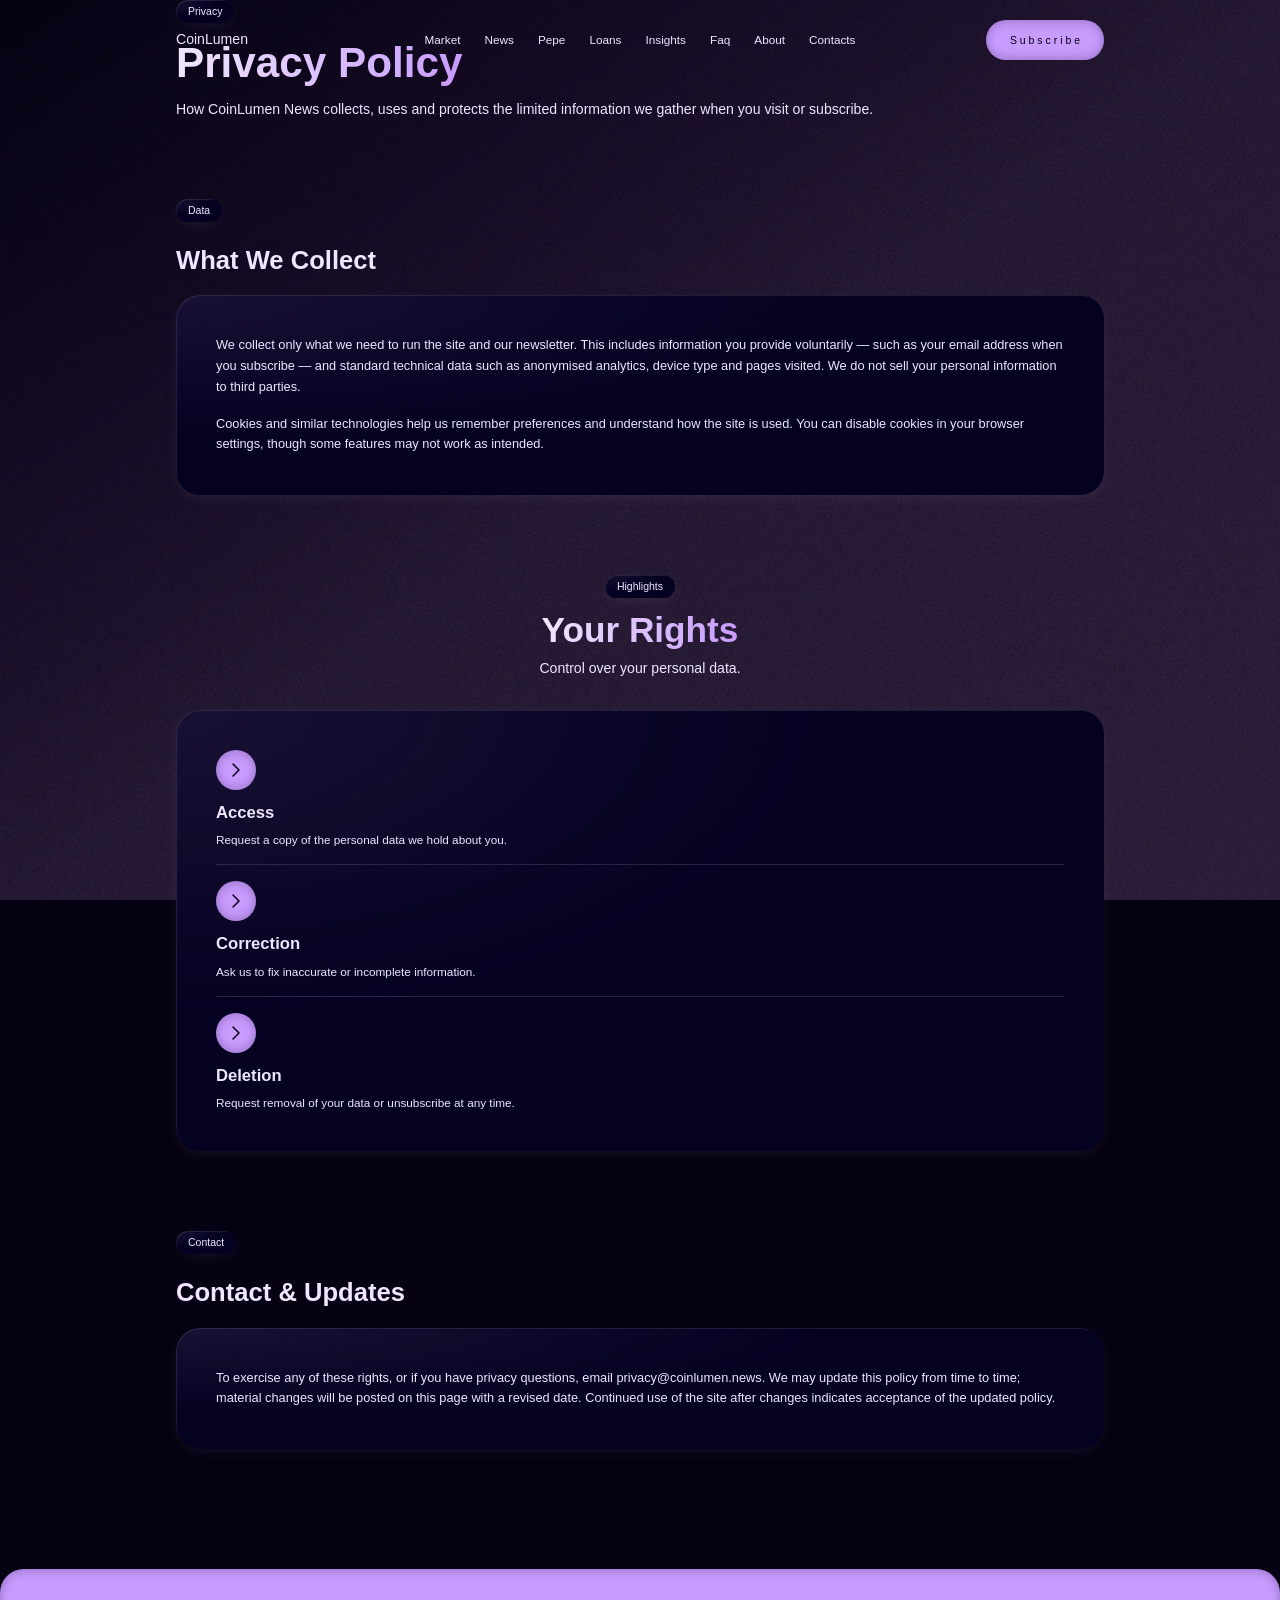
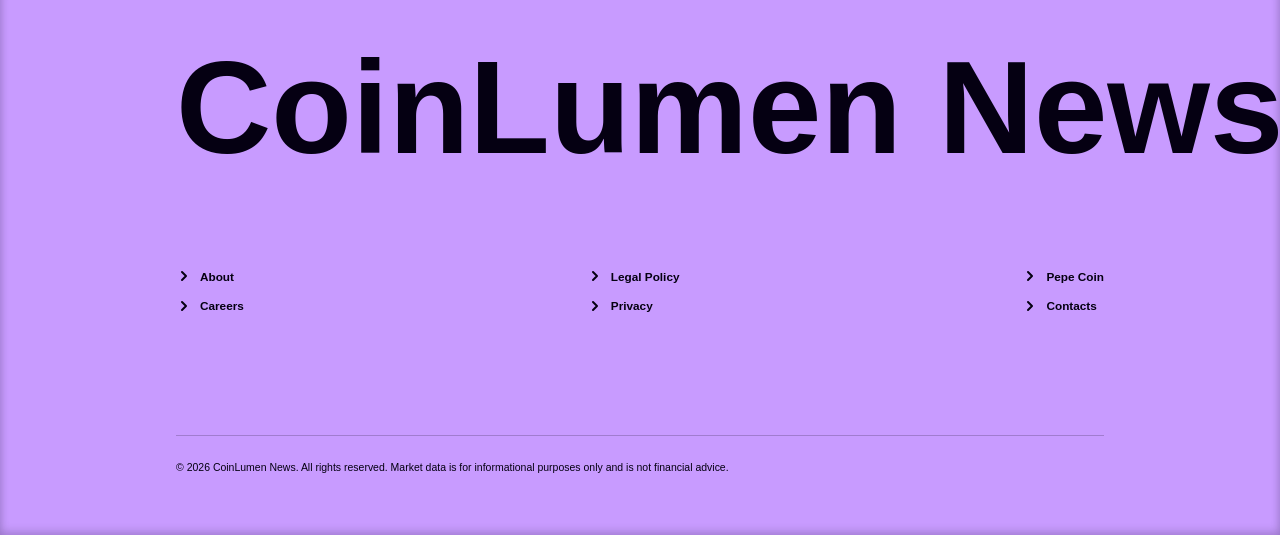
<file: privacy.html>
<!DOCTYPE html><html lang="en"><head>
    

    

    <meta charset="UTF-8">
    
    
    <link href="css2.css" rel="stylesheet">
    
    <meta name="viewport" content="width=device-width, initial-scale=1.0">
    <title>Privacy — CoinLumen News</title>
  <link href="theme.css" rel="stylesheet">  <script src="script.js" defer></script>
</head>
<body>
<div id="root">
<div class="fixed inset-0 -z-10 overflow-hidden bg-background-accent/10 pointer-events-none select-none" aria-hidden="true">
<div class="absolute inset-0 overflow-hidden bg-gradient-to-br from-background via-background-accent/10 to-background-accent/20"></div>
<div class="absolute inset-0 bg-repeat mix-blend-overlay opacity-10 bg-noise bg-size-[512px]"></div>
</div>
<nav data-section="navbar" id="site-navbar" class="fixed z-1000 top-0 left-0 w-full transition-all duration-500 ease-in-out h-20 bg-background/0 backdrop-blur-0">
<div class="relative mx-auto flex items-center justify-between h-full w-content-width">
<a href="index.html" class="text-xl font-medium text-foreground">CoinLumen</a>
<div class="hidden md:flex absolute left-1/2 -translate-x-1/2 items-center gap-6">
<a href="index.html#performance" class="text-base text-foreground hover:opacity-70 transition-opacity">Market</a>
<a href="index.html#news" class="text-base text-foreground hover:opacity-70 transition-opacity">News</a>
<a href="pepe-coin.html" class="text-base text-foreground hover:opacity-70 transition-opacity">Pepe</a>
<a href="index.html#loans" class="text-base text-foreground hover:opacity-70 transition-opacity">Loans</a>
<a href="index.html#metrics" class="text-base text-foreground hover:opacity-70 transition-opacity">Insights</a>
<a href="index.html#faq" class="text-base text-foreground hover:opacity-70 transition-opacity">Faq</a>
<a href="about.html" class="text-base text-foreground hover:opacity-70 transition-opacity">About</a>
<a href="contacts.html" class="text-base text-foreground hover:opacity-70 transition-opacity">Contacts</a>
</div>
<div class="flex items-center gap-2 xl:gap-3 2xl:gap-4">
<a href="contacts.html" class="group hidden sm:flex items-center justify-center h-10 px-6 text-sm rounded cursor-pointer primary-button text-primary-cta-text">
<span class="truncate overflow-hidden">
<span class="inline-block transition-transform duration-400 ease-out md:group-hover:-translate-y-[1.25em]" style="text-shadow: currentcolor 0px 1.25em; transition-delay: 0.0s;">S</span>
<span class="inline-block transition-transform duration-400 ease-out md:group-hover:-translate-y-[1.25em]" style="text-shadow: currentcolor 0px 1.25em; transition-delay: 0.01s;">u</span>
<span class="inline-block transition-transform duration-400 ease-out md:group-hover:-translate-y-[1.25em]" style="text-shadow: currentcolor 0px 1.25em; transition-delay: 0.02s;">b</span>
<span class="inline-block transition-transform duration-400 ease-out md:group-hover:-translate-y-[1.25em]" style="text-shadow: currentcolor 0px 1.25em; transition-delay: 0.03s;">s</span>
<span class="inline-block transition-transform duration-400 ease-out md:group-hover:-translate-y-[1.25em]" style="text-shadow: currentcolor 0px 1.25em; transition-delay: 0.04s;">c</span>
<span class="inline-block transition-transform duration-400 ease-out md:group-hover:-translate-y-[1.25em]" style="text-shadow: currentcolor 0px 1.25em; transition-delay: 0.05s;">r</span>
<span class="inline-block transition-transform duration-400 ease-out md:group-hover:-translate-y-[1.25em]" style="text-shadow: currentcolor 0px 1.25em; transition-delay: 0.06s;">i</span>
<span class="inline-block transition-transform duration-400 ease-out md:group-hover:-translate-y-[1.25em]" style="text-shadow: currentcolor 0px 1.25em; transition-delay: 0.07s;">b</span>
<span class="inline-block transition-transform duration-400 ease-out md:group-hover:-translate-y-[1.25em]" style="text-shadow: currentcolor 0px 1.25em; transition-delay: 0.08s;">e</span>
</span>
</a>
<button type="button" id="nav-toggle" aria-label="Toggle navigation menu" aria-expanded="false" class="flex md:hidden items-center justify-center size-10 rounded card cursor-pointer">
<svg xmlns="http://www.w3.org/2000/svg" width="24" height="24" viewBox="0 0 24 24" fill="none" stroke="currentColor" stroke-width="2" stroke-linecap="round" stroke-linejoin="round" class="size-5 text-foreground" aria-hidden="true"><path d="M4 12h16"></path><path d="M4 6h16"></path><path d="M4 18h16"></path></svg>
</button>
</div>
</div>
<div id="nav-mobile" class="hidden md:hidden absolute top-20 left-0 w-full">
<div class="w-content-width mx-auto flex flex-col gap-4 p-6 card rounded">
<a href="index.html#performance" class="text-lg text-foreground hover:opacity-70 transition-opacity">Market</a>
<a href="index.html#news" class="text-lg text-foreground hover:opacity-70 transition-opacity">News</a>
<a href="pepe-coin.html" class="text-lg text-foreground hover:opacity-70 transition-opacity">Pepe</a>
<a href="index.html#loans" class="text-lg text-foreground hover:opacity-70 transition-opacity">Loans</a>
<a href="index.html#metrics" class="text-lg text-foreground hover:opacity-70 transition-opacity">Insights</a>
<a href="index.html#faq" class="text-lg text-foreground hover:opacity-70 transition-opacity">Faq</a>
<a href="about.html" class="text-lg text-foreground hover:opacity-70 transition-opacity">About</a>
<a href="contacts.html" class="text-lg text-foreground hover:opacity-70 transition-opacity">Contacts</a>
</div>
</div>
</nav>
<main class="flex-grow">
<section aria-label="Page header" class="relative pt-32 md:pt-40 pb-10">
<div class="w-content-width mx-auto flex flex-col items-center md:items-start gap-3">
<div class="px-3 py-1 mb-1 text-sm card rounded w-fit"><p>Privacy</p></div>
<h1 class="bg-gradient-to-r from-foreground to-primary-cta bg-clip-text text-transparent pb-[0.1em] -mb-[0.1em] text-6xl 2xl:text-7xl leading-[1.15] font-semibold text-center md:text-left text-balance">Privacy Policy</h1>
<p class="md:max-w-8/10 text-lg md:text-xl leading-snug text-center md:text-left text-balance">How CoinLumen News collects, uses and protects the limited information we gather when you visit or subscribe.</p>

</div>
</section><section class="py-10 md:py-14">
<div class="w-content-width mx-auto flex flex-col gap-5">
<div class="px-3 py-1 mb-1 text-sm card rounded w-fit"><p>Data</p></div>
<h2 class="text-4xl 2xl:text-5xl leading-[1.15] font-semibold text-balance">What We Collect</h2>
<div class="card rounded p-6 xl:p-10 flex flex-col gap-4">
<p class="text-base md:text-lg leading-relaxed">We collect only what we need to run the site and our newsletter. This includes information you provide voluntarily — such as your email address when you subscribe — and standard technical data such as anonymised analytics, device type and pages visited. We do not sell your personal information to third parties.</p>
<p class="text-base md:text-lg leading-relaxed">Cookies and similar technologies help us remember preferences and understand how the site is used. You can disable cookies in your browser settings, though some features may not work as intended.</p>
</div>
</div>
</section><section class="py-10 md:py-14">
<div class="w-content-width mx-auto flex flex-col gap-8">
<div class="flex flex-col items-center gap-2">
<div class="px-3 py-1 mb-1 text-sm card rounded w-fit"><p>Highlights</p></div>
<h2 class="bg-gradient-to-r from-foreground to-primary-cta bg-clip-text text-transparent pb-[0.1em] -mb-[0.1em] text-5xl 2xl:text-6xl leading-[1.15] font-semibold text-center text-balance">Your Rights</h2>
<p class="md:max-w-7/10 text-lg md:text-xl leading-snug text-center text-balance">Control over your personal data.</p>
</div>
<div class="card rounded p-6 xl:p-10 flex flex-col justify-center gap-4">
<div>
<div class="flex flex-col gap-2">
<div class="flex items-center justify-center shrink-0 mb-1 size-10 primary-button rounded">
<svg xmlns="http://www.w3.org/2000/svg" width="24" height="24" viewBox="0 0 24 24" fill="none" stroke="currentColor" stroke-width="1.5" stroke-linecap="round" stroke-linejoin="round" class="lucide size-2/5 text-primary-cta-text" aria-hidden="true"><path d="m9 18 6-6-6-6"></path></svg>
</div>
<h3 class="text-2xl font-semibold">Access</h3>
<p class="text-base leading-snug">Request a copy of the personal data we hold about you.</p>
</div>
<div class="mt-4 border-b border-accent/40"></div>
</div><div>
<div class="flex flex-col gap-2">
<div class="flex items-center justify-center shrink-0 mb-1 size-10 primary-button rounded">
<svg xmlns="http://www.w3.org/2000/svg" width="24" height="24" viewBox="0 0 24 24" fill="none" stroke="currentColor" stroke-width="1.5" stroke-linecap="round" stroke-linejoin="round" class="lucide size-2/5 text-primary-cta-text" aria-hidden="true"><path d="m9 18 6-6-6-6"></path></svg>
</div>
<h3 class="text-2xl font-semibold">Correction</h3>
<p class="text-base leading-snug">Ask us to fix inaccurate or incomplete information.</p>
</div>
<div class="mt-4 border-b border-accent/40"></div>
</div><div>
<div class="flex flex-col gap-2">
<div class="flex items-center justify-center shrink-0 mb-1 size-10 primary-button rounded">
<svg xmlns="http://www.w3.org/2000/svg" width="24" height="24" viewBox="0 0 24 24" fill="none" stroke="currentColor" stroke-width="1.5" stroke-linecap="round" stroke-linejoin="round" class="lucide size-2/5 text-primary-cta-text" aria-hidden="true"><path d="m9 18 6-6-6-6"></path></svg>
</div>
<h3 class="text-2xl font-semibold">Deletion</h3>
<p class="text-base leading-snug">Request removal of your data or unsubscribe at any time.</p>
</div>

</div>
</div>
</div>
</section><section class="py-10 md:py-14">
<div class="w-content-width mx-auto flex flex-col gap-5">
<div class="px-3 py-1 mb-1 text-sm card rounded w-fit"><p>Contact</p></div>
<h2 class="text-4xl 2xl:text-5xl leading-[1.15] font-semibold text-balance">Contact &amp; Updates</h2>
<div class="card rounded p-6 xl:p-10 flex flex-col gap-4">
<p class="text-base md:text-lg leading-relaxed">To exercise any of these rights, or if you have privacy questions, email privacy@coinlumen.news. We may update this policy from time to time; material changes will be posted on this page with a revised date. Continued use of the site after changes indicates acceptance of the updated policy.</p>
</div>
</div>
</section>
</main>
<footer data-section="footer" aria-label="Site footer" class="w-full py-15 mt-20 rounded-t-lg overflow-hidden primary-button text-primary-cta-text">
<div class="w-content-width mx-auto flex flex-col gap-10 md:gap-20">
<div class="w-full min-w-0 flex-1">
<h2 class="whitespace-nowrap transition-opacity duration-150 opacity-100 font-semibold" style="line-height: 1.2; font-size: clamp(3rem, 13vw, 132px);">CoinLumen News</h2>
</div>
<div class="flex flex-col gap-8 mb-10 md:flex-row md:justify-between">
<div class="flex flex-col items-start gap-3">
<div class="flex items-center gap-2 text-base">
<svg xmlns="http://www.w3.org/2000/svg" width="24" height="24" viewBox="0 0 24 24" fill="none" stroke="currentColor" stroke-width="3" stroke-linecap="round" stroke-linejoin="round" class="lucide lucide-chevron-right size-4" aria-hidden="true"><path d="m9 18 6-6-6-6"></path></svg>
<a href="about.html" class="text-base text-primary-cta-text font-semibold hover:opacity-75 transition-opacity cursor-pointer">About</a>
</div>
<div class="flex items-center gap-2 text-base">
<svg xmlns="http://www.w3.org/2000/svg" width="24" height="24" viewBox="0 0 24 24" fill="none" stroke="currentColor" stroke-width="3" stroke-linecap="round" stroke-linejoin="round" class="lucide lucide-chevron-right size-4" aria-hidden="true"><path d="m9 18 6-6-6-6"></path></svg>
<a href="careers.html" class="text-base text-primary-cta-text font-semibold hover:opacity-75 transition-opacity cursor-pointer">Careers</a>
</div>
</div>
<div class="flex flex-col items-start gap-3">
<div class="flex items-center gap-2 text-base">
<svg xmlns="http://www.w3.org/2000/svg" width="24" height="24" viewBox="0 0 24 24" fill="none" stroke="currentColor" stroke-width="3" stroke-linecap="round" stroke-linejoin="round" class="lucide lucide-chevron-right size-4" aria-hidden="true"><path d="m9 18 6-6-6-6"></path></svg>
<a href="legal-policy.html" class="text-base text-primary-cta-text font-semibold hover:opacity-75 transition-opacity cursor-pointer">Legal Policy</a>
</div>
<div class="flex items-center gap-2 text-base">
<svg xmlns="http://www.w3.org/2000/svg" width="24" height="24" viewBox="0 0 24 24" fill="none" stroke="currentColor" stroke-width="3" stroke-linecap="round" stroke-linejoin="round" class="lucide lucide-chevron-right size-4" aria-hidden="true"><path d="m9 18 6-6-6-6"></path></svg>
<a href="privacy.html" class="text-base text-primary-cta-text font-semibold hover:opacity-75 transition-opacity cursor-pointer">Privacy</a>
</div>
</div>
<div class="flex flex-col items-start gap-3">
<div class="flex items-center gap-2 text-base">
<svg xmlns="http://www.w3.org/2000/svg" width="24" height="24" viewBox="0 0 24 24" fill="none" stroke="currentColor" stroke-width="3" stroke-linecap="round" stroke-linejoin="round" class="lucide lucide-chevron-right size-4" aria-hidden="true"><path d="m9 18 6-6-6-6"></path></svg>
<a href="pepe-coin.html" class="text-base text-primary-cta-text font-semibold hover:opacity-75 transition-opacity cursor-pointer">Pepe Coin</a>
</div>
<div class="flex items-center gap-2 text-base">
<svg xmlns="http://www.w3.org/2000/svg" width="24" height="24" viewBox="0 0 24 24" fill="none" stroke="currentColor" stroke-width="3" stroke-linecap="round" stroke-linejoin="round" class="lucide lucide-chevron-right size-4" aria-hidden="true"><path d="m9 18 6-6-6-6"></path></svg>
<a href="contacts.html" class="text-base text-primary-cta-text font-semibold hover:opacity-75 transition-opacity cursor-pointer">Contacts</a>
</div>
</div>
</div>
<div class="border-t border-primary-cta-text/20 pt-6 text-sm opacity-80">
<p>© <span id="footer-year">2026</span> CoinLumen News. All rights reserved. Market data is for informational purposes only and is not financial advice.</p>
</div>
</div>
</footer>
</div>
</body></html>
</file>
<file: css2.css>
@font-face { font-family: "Inter"; src: url("") format("woff2"); font-style: italic; font-weight: 100; font-display: swap; unicode-range: U+460-52F, U+1C80-1C8A, U+20B4, U+2DE0-2DFF, U+A640-A69F, U+FE2E-FE2F; }
@font-face { font-family: "Inter"; src: url("") format("woff2"); font-style: italic; font-weight: 100; font-display: swap; unicode-range: U+301, U+400-45F, U+490-491, U+4B0-4B1, U+2116; }
@font-face { font-family: "Inter"; src: url("") format("woff2"); font-style: italic; font-weight: 100; font-display: swap; unicode-range: U+1F00-1FFF; }
@font-face { font-family: "Inter"; src: url("") format("woff2"); font-style: italic; font-weight: 100; font-display: swap; unicode-range: U+370-377, U+37A-37F, U+384-38A, U+38C, U+38E-3A1, U+3A3-3FF; }
@font-face { font-family: "Inter"; src: url("") format("woff2"); font-style: italic; font-weight: 100; font-display: swap; unicode-range: U+102-103, U+110-111, U+128-129, U+168-169, U+1A0-1A1, U+1AF-1B0, U+300-301, U+303-304, U+308-309, U+323, U+329, U+1EA0-1EF9, U+20AB; }
@font-face { font-family: "Inter"; src: url("") format("woff2"); font-style: italic; font-weight: 100; font-display: swap; unicode-range: U+100-2BA, U+2BD-2C5, U+2C7-2CC, U+2CE-2D7, U+2DD-2FF, U+304, U+308, U+329, U+1D00-1DBF, U+1E00-1E9F, U+1EF2-1EFF, U+2020, U+20A0-20AB, U+20AD-20C0, U+2113, U+2C60-2C7F, U+A720-A7FF; }
@font-face { font-family: "Inter"; src: url("") format("woff2"); font-style: italic; font-weight: 100; font-display: swap; unicode-range: U+0-FF, U+131, U+152-153, U+2BB-2BC, U+2C6, U+2DA, U+2DC, U+304, U+308, U+329, U+2000-206F, U+20AC, U+2122, U+2191, U+2193, U+2212, U+2215, U+FEFF, U+FFFD; }
@font-face { font-family: "Inter"; src: url("") format("woff2"); font-style: italic; font-weight: 200; font-display: swap; unicode-range: U+460-52F, U+1C80-1C8A, U+20B4, U+2DE0-2DFF, U+A640-A69F, U+FE2E-FE2F; }
@font-face { font-family: "Inter"; src: url("") format("woff2"); font-style: italic; font-weight: 200; font-display: swap; unicode-range: U+301, U+400-45F, U+490-491, U+4B0-4B1, U+2116; }
@font-face { font-family: "Inter"; src: url("") format("woff2"); font-style: italic; font-weight: 200; font-display: swap; unicode-range: U+1F00-1FFF; }
@font-face { font-family: "Inter"; src: url("") format("woff2"); font-style: italic; font-weight: 200; font-display: swap; unicode-range: U+370-377, U+37A-37F, U+384-38A, U+38C, U+38E-3A1, U+3A3-3FF; }
@font-face { font-family: "Inter"; src: url("") format("woff2"); font-style: italic; font-weight: 200; font-display: swap; unicode-range: U+102-103, U+110-111, U+128-129, U+168-169, U+1A0-1A1, U+1AF-1B0, U+300-301, U+303-304, U+308-309, U+323, U+329, U+1EA0-1EF9, U+20AB; }
@font-face { font-family: "Inter"; src: url("") format("woff2"); font-style: italic; font-weight: 200; font-display: swap; unicode-range: U+100-2BA, U+2BD-2C5, U+2C7-2CC, U+2CE-2D7, U+2DD-2FF, U+304, U+308, U+329, U+1D00-1DBF, U+1E00-1E9F, U+1EF2-1EFF, U+2020, U+20A0-20AB, U+20AD-20C0, U+2113, U+2C60-2C7F, U+A720-A7FF; }
@font-face { font-family: "Inter"; src: url("") format("woff2"); font-style: italic; font-weight: 200; font-display: swap; unicode-range: U+0-FF, U+131, U+152-153, U+2BB-2BC, U+2C6, U+2DA, U+2DC, U+304, U+308, U+329, U+2000-206F, U+20AC, U+2122, U+2191, U+2193, U+2212, U+2215, U+FEFF, U+FFFD; }
@font-face { font-family: "Inter"; src: url("") format("woff2"); font-style: italic; font-weight: 300; font-display: swap; unicode-range: U+460-52F, U+1C80-1C8A, U+20B4, U+2DE0-2DFF, U+A640-A69F, U+FE2E-FE2F; }
@font-face { font-family: "Inter"; src: url("") format("woff2"); font-style: italic; font-weight: 300; font-display: swap; unicode-range: U+301, U+400-45F, U+490-491, U+4B0-4B1, U+2116; }
@font-face { font-family: "Inter"; src: url("") format("woff2"); font-style: italic; font-weight: 300; font-display: swap; unicode-range: U+1F00-1FFF; }
@font-face { font-family: "Inter"; src: url("") format("woff2"); font-style: italic; font-weight: 300; font-display: swap; unicode-range: U+370-377, U+37A-37F, U+384-38A, U+38C, U+38E-3A1, U+3A3-3FF; }
@font-face { font-family: "Inter"; src: url("") format("woff2"); font-style: italic; font-weight: 300; font-display: swap; unicode-range: U+102-103, U+110-111, U+128-129, U+168-169, U+1A0-1A1, U+1AF-1B0, U+300-301, U+303-304, U+308-309, U+323, U+329, U+1EA0-1EF9, U+20AB; }
@font-face { font-family: "Inter"; src: url("") format("woff2"); font-style: italic; font-weight: 300; font-display: swap; unicode-range: U+100-2BA, U+2BD-2C5, U+2C7-2CC, U+2CE-2D7, U+2DD-2FF, U+304, U+308, U+329, U+1D00-1DBF, U+1E00-1E9F, U+1EF2-1EFF, U+2020, U+20A0-20AB, U+20AD-20C0, U+2113, U+2C60-2C7F, U+A720-A7FF; }
@font-face { font-family: "Inter"; src: url("") format("woff2"); font-style: italic; font-weight: 300; font-display: swap; unicode-range: U+0-FF, U+131, U+152-153, U+2BB-2BC, U+2C6, U+2DA, U+2DC, U+304, U+308, U+329, U+2000-206F, U+20AC, U+2122, U+2191, U+2193, U+2212, U+2215, U+FEFF, U+FFFD; }
@font-face { font-family: "Inter"; src: url("") format("woff2"); font-style: italic; font-weight: 400; font-display: swap; unicode-range: U+460-52F, U+1C80-1C8A, U+20B4, U+2DE0-2DFF, U+A640-A69F, U+FE2E-FE2F; }
@font-face { font-family: "Inter"; src: url("") format("woff2"); font-style: italic; font-weight: 400; font-display: swap; unicode-range: U+301, U+400-45F, U+490-491, U+4B0-4B1, U+2116; }
@font-face { font-family: "Inter"; src: url("") format("woff2"); font-style: italic; font-weight: 400; font-display: swap; unicode-range: U+1F00-1FFF; }
@font-face { font-family: "Inter"; src: url("") format("woff2"); font-style: italic; font-weight: 400; font-display: swap; unicode-range: U+370-377, U+37A-37F, U+384-38A, U+38C, U+38E-3A1, U+3A3-3FF; }
@font-face { font-family: "Inter"; src: url("") format("woff2"); font-style: italic; font-weight: 400; font-display: swap; unicode-range: U+102-103, U+110-111, U+128-129, U+168-169, U+1A0-1A1, U+1AF-1B0, U+300-301, U+303-304, U+308-309, U+323, U+329, U+1EA0-1EF9, U+20AB; }
@font-face { font-family: "Inter"; src: url("") format("woff2"); font-style: italic; font-weight: 400; font-display: swap; unicode-range: U+100-2BA, U+2BD-2C5, U+2C7-2CC, U+2CE-2D7, U+2DD-2FF, U+304, U+308, U+329, U+1D00-1DBF, U+1E00-1E9F, U+1EF2-1EFF, U+2020, U+20A0-20AB, U+20AD-20C0, U+2113, U+2C60-2C7F, U+A720-A7FF; }
@font-face { font-family: "Inter"; src: url("") format("woff2"); font-style: italic; font-weight: 400; font-display: swap; unicode-range: U+0-FF, U+131, U+152-153, U+2BB-2BC, U+2C6, U+2DA, U+2DC, U+304, U+308, U+329, U+2000-206F, U+20AC, U+2122, U+2191, U+2193, U+2212, U+2215, U+FEFF, U+FFFD; }
@font-face { font-family: "Inter"; src: url("") format("woff2"); font-style: italic; font-weight: 500; font-display: swap; unicode-range: U+460-52F, U+1C80-1C8A, U+20B4, U+2DE0-2DFF, U+A640-A69F, U+FE2E-FE2F; }
@font-face { font-family: "Inter"; src: url("") format("woff2"); font-style: italic; font-weight: 500; font-display: swap; unicode-range: U+301, U+400-45F, U+490-491, U+4B0-4B1, U+2116; }
@font-face { font-family: "Inter"; src: url("") format("woff2"); font-style: italic; font-weight: 500; font-display: swap; unicode-range: U+1F00-1FFF; }
@font-face { font-family: "Inter"; src: url("") format("woff2"); font-style: italic; font-weight: 500; font-display: swap; unicode-range: U+370-377, U+37A-37F, U+384-38A, U+38C, U+38E-3A1, U+3A3-3FF; }
@font-face { font-family: "Inter"; src: url("") format("woff2"); font-style: italic; font-weight: 500; font-display: swap; unicode-range: U+102-103, U+110-111, U+128-129, U+168-169, U+1A0-1A1, U+1AF-1B0, U+300-301, U+303-304, U+308-309, U+323, U+329, U+1EA0-1EF9, U+20AB; }
@font-face { font-family: "Inter"; src: url("") format("woff2"); font-style: italic; font-weight: 500; font-display: swap; unicode-range: U+100-2BA, U+2BD-2C5, U+2C7-2CC, U+2CE-2D7, U+2DD-2FF, U+304, U+308, U+329, U+1D00-1DBF, U+1E00-1E9F, U+1EF2-1EFF, U+2020, U+20A0-20AB, U+20AD-20C0, U+2113, U+2C60-2C7F, U+A720-A7FF; }
@font-face { font-family: "Inter"; src: url("") format("woff2"); font-style: italic; font-weight: 500; font-display: swap; unicode-range: U+0-FF, U+131, U+152-153, U+2BB-2BC, U+2C6, U+2DA, U+2DC, U+304, U+308, U+329, U+2000-206F, U+20AC, U+2122, U+2191, U+2193, U+2212, U+2215, U+FEFF, U+FFFD; }
@font-face { font-family: "Inter"; src: url("") format("woff2"); font-style: italic; font-weight: 600; font-display: swap; unicode-range: U+460-52F, U+1C80-1C8A, U+20B4, U+2DE0-2DFF, U+A640-A69F, U+FE2E-FE2F; }
@font-face { font-family: "Inter"; src: url("") format("woff2"); font-style: italic; font-weight: 600; font-display: swap; unicode-range: U+301, U+400-45F, U+490-491, U+4B0-4B1, U+2116; }
@font-face { font-family: "Inter"; src: url("") format("woff2"); font-style: italic; font-weight: 600; font-display: swap; unicode-range: U+1F00-1FFF; }
@font-face { font-family: "Inter"; src: url("") format("woff2"); font-style: italic; font-weight: 600; font-display: swap; unicode-range: U+370-377, U+37A-37F, U+384-38A, U+38C, U+38E-3A1, U+3A3-3FF; }
@font-face { font-family: "Inter"; src: url("") format("woff2"); font-style: italic; font-weight: 600; font-display: swap; unicode-range: U+102-103, U+110-111, U+128-129, U+168-169, U+1A0-1A1, U+1AF-1B0, U+300-301, U+303-304, U+308-309, U+323, U+329, U+1EA0-1EF9, U+20AB; }
@font-face { font-family: "Inter"; src: url("") format("woff2"); font-style: italic; font-weight: 600; font-display: swap; unicode-range: U+100-2BA, U+2BD-2C5, U+2C7-2CC, U+2CE-2D7, U+2DD-2FF, U+304, U+308, U+329, U+1D00-1DBF, U+1E00-1E9F, U+1EF2-1EFF, U+2020, U+20A0-20AB, U+20AD-20C0, U+2113, U+2C60-2C7F, U+A720-A7FF; }
@font-face { font-family: "Inter"; src: url("") format("woff2"); font-style: italic; font-weight: 600; font-display: swap; unicode-range: U+0-FF, U+131, U+152-153, U+2BB-2BC, U+2C6, U+2DA, U+2DC, U+304, U+308, U+329, U+2000-206F, U+20AC, U+2122, U+2191, U+2193, U+2212, U+2215, U+FEFF, U+FFFD; }
@font-face { font-family: "Inter"; src: url("") format("woff2"); font-style: italic; font-weight: 700; font-display: swap; unicode-range: U+460-52F, U+1C80-1C8A, U+20B4, U+2DE0-2DFF, U+A640-A69F, U+FE2E-FE2F; }
@font-face { font-family: "Inter"; src: url("") format("woff2"); font-style: italic; font-weight: 700; font-display: swap; unicode-range: U+301, U+400-45F, U+490-491, U+4B0-4B1, U+2116; }
@font-face { font-family: "Inter"; src: url("") format("woff2"); font-style: italic; font-weight: 700; font-display: swap; unicode-range: U+1F00-1FFF; }
@font-face { font-family: "Inter"; src: url("") format("woff2"); font-style: italic; font-weight: 700; font-display: swap; unicode-range: U+370-377, U+37A-37F, U+384-38A, U+38C, U+38E-3A1, U+3A3-3FF; }
@font-face { font-family: "Inter"; src: url("") format("woff2"); font-style: italic; font-weight: 700; font-display: swap; unicode-range: U+102-103, U+110-111, U+128-129, U+168-169, U+1A0-1A1, U+1AF-1B0, U+300-301, U+303-304, U+308-309, U+323, U+329, U+1EA0-1EF9, U+20AB; }
@font-face { font-family: "Inter"; src: url("") format("woff2"); font-style: italic; font-weight: 700; font-display: swap; unicode-range: U+100-2BA, U+2BD-2C5, U+2C7-2CC, U+2CE-2D7, U+2DD-2FF, U+304, U+308, U+329, U+1D00-1DBF, U+1E00-1E9F, U+1EF2-1EFF, U+2020, U+20A0-20AB, U+20AD-20C0, U+2113, U+2C60-2C7F, U+A720-A7FF; }
@font-face { font-family: "Inter"; src: url("") format("woff2"); font-style: italic; font-weight: 700; font-display: swap; unicode-range: U+0-FF, U+131, U+152-153, U+2BB-2BC, U+2C6, U+2DA, U+2DC, U+304, U+308, U+329, U+2000-206F, U+20AC, U+2122, U+2191, U+2193, U+2212, U+2215, U+FEFF, U+FFFD; }
@font-face { font-family: "Inter"; src: url("") format("woff2"); font-style: italic; font-weight: 800; font-display: swap; unicode-range: U+460-52F, U+1C80-1C8A, U+20B4, U+2DE0-2DFF, U+A640-A69F, U+FE2E-FE2F; }
@font-face { font-family: "Inter"; src: url("") format("woff2"); font-style: italic; font-weight: 800; font-display: swap; unicode-range: U+301, U+400-45F, U+490-491, U+4B0-4B1, U+2116; }
@font-face { font-family: "Inter"; src: url("") format("woff2"); font-style: italic; font-weight: 800; font-display: swap; unicode-range: U+1F00-1FFF; }
@font-face { font-family: "Inter"; src: url("") format("woff2"); font-style: italic; font-weight: 800; font-display: swap; unicode-range: U+370-377, U+37A-37F, U+384-38A, U+38C, U+38E-3A1, U+3A3-3FF; }
@font-face { font-family: "Inter"; src: url("") format("woff2"); font-style: italic; font-weight: 800; font-display: swap; unicode-range: U+102-103, U+110-111, U+128-129, U+168-169, U+1A0-1A1, U+1AF-1B0, U+300-301, U+303-304, U+308-309, U+323, U+329, U+1EA0-1EF9, U+20AB; }
@font-face { font-family: "Inter"; src: url("") format("woff2"); font-style: italic; font-weight: 800; font-display: swap; unicode-range: U+100-2BA, U+2BD-2C5, U+2C7-2CC, U+2CE-2D7, U+2DD-2FF, U+304, U+308, U+329, U+1D00-1DBF, U+1E00-1E9F, U+1EF2-1EFF, U+2020, U+20A0-20AB, U+20AD-20C0, U+2113, U+2C60-2C7F, U+A720-A7FF; }
@font-face { font-family: "Inter"; src: url("") format("woff2"); font-style: italic; font-weight: 800; font-display: swap; unicode-range: U+0-FF, U+131, U+152-153, U+2BB-2BC, U+2C6, U+2DA, U+2DC, U+304, U+308, U+329, U+2000-206F, U+20AC, U+2122, U+2191, U+2193, U+2212, U+2215, U+FEFF, U+FFFD; }
@font-face { font-family: "Inter"; src: url("") format("woff2"); font-style: italic; font-weight: 900; font-display: swap; unicode-range: U+460-52F, U+1C80-1C8A, U+20B4, U+2DE0-2DFF, U+A640-A69F, U+FE2E-FE2F; }
@font-face { font-family: "Inter"; src: url("") format("woff2"); font-style: italic; font-weight: 900; font-display: swap; unicode-range: U+301, U+400-45F, U+490-491, U+4B0-4B1, U+2116; }
@font-face { font-family: "Inter"; src: url("") format("woff2"); font-style: italic; font-weight: 900; font-display: swap; unicode-range: U+1F00-1FFF; }
@font-face { font-family: "Inter"; src: url("") format("woff2"); font-style: italic; font-weight: 900; font-display: swap; unicode-range: U+370-377, U+37A-37F, U+384-38A, U+38C, U+38E-3A1, U+3A3-3FF; }
@font-face { font-family: "Inter"; src: url("") format("woff2"); font-style: italic; font-weight: 900; font-display: swap; unicode-range: U+102-103, U+110-111, U+128-129, U+168-169, U+1A0-1A1, U+1AF-1B0, U+300-301, U+303-304, U+308-309, U+323, U+329, U+1EA0-1EF9, U+20AB; }
@font-face { font-family: "Inter"; src: url("") format("woff2"); font-style: italic; font-weight: 900; font-display: swap; unicode-range: U+100-2BA, U+2BD-2C5, U+2C7-2CC, U+2CE-2D7, U+2DD-2FF, U+304, U+308, U+329, U+1D00-1DBF, U+1E00-1E9F, U+1EF2-1EFF, U+2020, U+20A0-20AB, U+20AD-20C0, U+2113, U+2C60-2C7F, U+A720-A7FF; }
@font-face { font-family: "Inter"; src: url("") format("woff2"); font-style: italic; font-weight: 900; font-display: swap; unicode-range: U+0-FF, U+131, U+152-153, U+2BB-2BC, U+2C6, U+2DA, U+2DC, U+304, U+308, U+329, U+2000-206F, U+20AC, U+2122, U+2191, U+2193, U+2212, U+2215, U+FEFF, U+FFFD; }
@font-face { font-family: "Inter"; src: url("") format("woff2"); font-style: normal; font-weight: 100; font-display: swap; unicode-range: U+460-52F, U+1C80-1C8A, U+20B4, U+2DE0-2DFF, U+A640-A69F, U+FE2E-FE2F; }
@font-face { font-family: "Inter"; src: url("") format("woff2"); font-style: normal; font-weight: 100; font-display: swap; unicode-range: U+301, U+400-45F, U+490-491, U+4B0-4B1, U+2116; }
@font-face { font-family: "Inter"; src: url("") format("woff2"); font-style: normal; font-weight: 100; font-display: swap; unicode-range: U+1F00-1FFF; }
@font-face { font-family: "Inter"; src: url("") format("woff2"); font-style: normal; font-weight: 100; font-display: swap; unicode-range: U+370-377, U+37A-37F, U+384-38A, U+38C, U+38E-3A1, U+3A3-3FF; }
@font-face { font-family: "Inter"; src: url("") format("woff2"); font-style: normal; font-weight: 100; font-display: swap; unicode-range: U+102-103, U+110-111, U+128-129, U+168-169, U+1A0-1A1, U+1AF-1B0, U+300-301, U+303-304, U+308-309, U+323, U+329, U+1EA0-1EF9, U+20AB; }
@font-face { font-family: "Inter"; src: url("") format("woff2"); font-style: normal; font-weight: 100; font-display: swap; unicode-range: U+100-2BA, U+2BD-2C5, U+2C7-2CC, U+2CE-2D7, U+2DD-2FF, U+304, U+308, U+329, U+1D00-1DBF, U+1E00-1E9F, U+1EF2-1EFF, U+2020, U+20A0-20AB, U+20AD-20C0, U+2113, U+2C60-2C7F, U+A720-A7FF; }
@font-face { font-family: "Inter"; src: url("") format("woff2"); font-style: normal; font-weight: 100; font-display: swap; unicode-range: U+0-FF, U+131, U+152-153, U+2BB-2BC, U+2C6, U+2DA, U+2DC, U+304, U+308, U+329, U+2000-206F, U+20AC, U+2122, U+2191, U+2193, U+2212, U+2215, U+FEFF, U+FFFD; }
@font-face { font-family: "Inter"; src: url("") format("woff2"); font-style: normal; font-weight: 200; font-display: swap; unicode-range: U+460-52F, U+1C80-1C8A, U+20B4, U+2DE0-2DFF, U+A640-A69F, U+FE2E-FE2F; }
@font-face { font-family: "Inter"; src: url("") format("woff2"); font-style: normal; font-weight: 200; font-display: swap; unicode-range: U+301, U+400-45F, U+490-491, U+4B0-4B1, U+2116; }
@font-face { font-family: "Inter"; src: url("") format("woff2"); font-style: normal; font-weight: 200; font-display: swap; unicode-range: U+1F00-1FFF; }
@font-face { font-family: "Inter"; src: url("") format("woff2"); font-style: normal; font-weight: 200; font-display: swap; unicode-range: U+370-377, U+37A-37F, U+384-38A, U+38C, U+38E-3A1, U+3A3-3FF; }
@font-face { font-family: "Inter"; src: url("") format("woff2"); font-style: normal; font-weight: 200; font-display: swap; unicode-range: U+102-103, U+110-111, U+128-129, U+168-169, U+1A0-1A1, U+1AF-1B0, U+300-301, U+303-304, U+308-309, U+323, U+329, U+1EA0-1EF9, U+20AB; }
@font-face { font-family: "Inter"; src: url("") format("woff2"); font-style: normal; font-weight: 200; font-display: swap; unicode-range: U+100-2BA, U+2BD-2C5, U+2C7-2CC, U+2CE-2D7, U+2DD-2FF, U+304, U+308, U+329, U+1D00-1DBF, U+1E00-1E9F, U+1EF2-1EFF, U+2020, U+20A0-20AB, U+20AD-20C0, U+2113, U+2C60-2C7F, U+A720-A7FF; }
@font-face { font-family: "Inter"; src: url("") format("woff2"); font-style: normal; font-weight: 200; font-display: swap; unicode-range: U+0-FF, U+131, U+152-153, U+2BB-2BC, U+2C6, U+2DA, U+2DC, U+304, U+308, U+329, U+2000-206F, U+20AC, U+2122, U+2191, U+2193, U+2212, U+2215, U+FEFF, U+FFFD; }
@font-face { font-family: "Inter"; src: url("") format("woff2"); font-style: normal; font-weight: 300; font-display: swap; unicode-range: U+460-52F, U+1C80-1C8A, U+20B4, U+2DE0-2DFF, U+A640-A69F, U+FE2E-FE2F; }
@font-face { font-family: "Inter"; src: url("") format("woff2"); font-style: normal; font-weight: 300; font-display: swap; unicode-range: U+301, U+400-45F, U+490-491, U+4B0-4B1, U+2116; }
@font-face { font-family: "Inter"; src: url("") format("woff2"); font-style: normal; font-weight: 300; font-display: swap; unicode-range: U+1F00-1FFF; }
@font-face { font-family: "Inter"; src: url("") format("woff2"); font-style: normal; font-weight: 300; font-display: swap; unicode-range: U+370-377, U+37A-37F, U+384-38A, U+38C, U+38E-3A1, U+3A3-3FF; }
@font-face { font-family: "Inter"; src: url("") format("woff2"); font-style: normal; font-weight: 300; font-display: swap; unicode-range: U+102-103, U+110-111, U+128-129, U+168-169, U+1A0-1A1, U+1AF-1B0, U+300-301, U+303-304, U+308-309, U+323, U+329, U+1EA0-1EF9, U+20AB; }
@font-face { font-family: "Inter"; src: url("") format("woff2"); font-style: normal; font-weight: 300; font-display: swap; unicode-range: U+100-2BA, U+2BD-2C5, U+2C7-2CC, U+2CE-2D7, U+2DD-2FF, U+304, U+308, U+329, U+1D00-1DBF, U+1E00-1E9F, U+1EF2-1EFF, U+2020, U+20A0-20AB, U+20AD-20C0, U+2113, U+2C60-2C7F, U+A720-A7FF; }
@font-face { font-family: "Inter"; src: url("") format("woff2"); font-style: normal; font-weight: 300; font-display: swap; unicode-range: U+0-FF, U+131, U+152-153, U+2BB-2BC, U+2C6, U+2DA, U+2DC, U+304, U+308, U+329, U+2000-206F, U+20AC, U+2122, U+2191, U+2193, U+2212, U+2215, U+FEFF, U+FFFD; }
@font-face { font-family: "Inter"; src: url("") format("woff2"); font-style: normal; font-weight: 400; font-display: swap; unicode-range: U+460-52F, U+1C80-1C8A, U+20B4, U+2DE0-2DFF, U+A640-A69F, U+FE2E-FE2F; }
@font-face { font-family: "Inter"; src: url("") format("woff2"); font-style: normal; font-weight: 400; font-display: swap; unicode-range: U+301, U+400-45F, U+490-491, U+4B0-4B1, U+2116; }
@font-face { font-family: "Inter"; src: url("") format("woff2"); font-style: normal; font-weight: 400; font-display: swap; unicode-range: U+1F00-1FFF; }
@font-face { font-family: "Inter"; src: url("") format("woff2"); font-style: normal; font-weight: 400; font-display: swap; unicode-range: U+370-377, U+37A-37F, U+384-38A, U+38C, U+38E-3A1, U+3A3-3FF; }
@font-face { font-family: "Inter"; src: url("") format("woff2"); font-style: normal; font-weight: 400; font-display: swap; unicode-range: U+102-103, U+110-111, U+128-129, U+168-169, U+1A0-1A1, U+1AF-1B0, U+300-301, U+303-304, U+308-309, U+323, U+329, U+1EA0-1EF9, U+20AB; }
@font-face { font-family: "Inter"; src: url("") format("woff2"); font-style: normal; font-weight: 400; font-display: swap; unicode-range: U+100-2BA, U+2BD-2C5, U+2C7-2CC, U+2CE-2D7, U+2DD-2FF, U+304, U+308, U+329, U+1D00-1DBF, U+1E00-1E9F, U+1EF2-1EFF, U+2020, U+20A0-20AB, U+20AD-20C0, U+2113, U+2C60-2C7F, U+A720-A7FF; }
@font-face { font-family: "Inter"; src: url("") format("woff2"); font-style: normal; font-weight: 400; font-display: swap; unicode-range: U+0-FF, U+131, U+152-153, U+2BB-2BC, U+2C6, U+2DA, U+2DC, U+304, U+308, U+329, U+2000-206F, U+20AC, U+2122, U+2191, U+2193, U+2212, U+2215, U+FEFF, U+FFFD; }
@font-face { font-family: "Inter"; src: url("") format("woff2"); font-style: normal; font-weight: 500; font-display: swap; unicode-range: U+460-52F, U+1C80-1C8A, U+20B4, U+2DE0-2DFF, U+A640-A69F, U+FE2E-FE2F; }
@font-face { font-family: "Inter"; src: url("") format("woff2"); font-style: normal; font-weight: 500; font-display: swap; unicode-range: U+301, U+400-45F, U+490-491, U+4B0-4B1, U+2116; }
@font-face { font-family: "Inter"; src: url("") format("woff2"); font-style: normal; font-weight: 500; font-display: swap; unicode-range: U+1F00-1FFF; }
@font-face { font-family: "Inter"; src: url("") format("woff2"); font-style: normal; font-weight: 500; font-display: swap; unicode-range: U+370-377, U+37A-37F, U+384-38A, U+38C, U+38E-3A1, U+3A3-3FF; }
@font-face { font-family: "Inter"; src: url("") format("woff2"); font-style: normal; font-weight: 500; font-display: swap; unicode-range: U+102-103, U+110-111, U+128-129, U+168-169, U+1A0-1A1, U+1AF-1B0, U+300-301, U+303-304, U+308-309, U+323, U+329, U+1EA0-1EF9, U+20AB; }
@font-face { font-family: "Inter"; src: url("") format("woff2"); font-style: normal; font-weight: 500; font-display: swap; unicode-range: U+100-2BA, U+2BD-2C5, U+2C7-2CC, U+2CE-2D7, U+2DD-2FF, U+304, U+308, U+329, U+1D00-1DBF, U+1E00-1E9F, U+1EF2-1EFF, U+2020, U+20A0-20AB, U+20AD-20C0, U+2113, U+2C60-2C7F, U+A720-A7FF; }
@font-face { font-family: "Inter"; src: url("") format("woff2"); font-style: normal; font-weight: 500; font-display: swap; unicode-range: U+0-FF, U+131, U+152-153, U+2BB-2BC, U+2C6, U+2DA, U+2DC, U+304, U+308, U+329, U+2000-206F, U+20AC, U+2122, U+2191, U+2193, U+2212, U+2215, U+FEFF, U+FFFD; }
@font-face { font-family: "Inter"; src: url("") format("woff2"); font-style: normal; font-weight: 600; font-display: swap; unicode-range: U+460-52F, U+1C80-1C8A, U+20B4, U+2DE0-2DFF, U+A640-A69F, U+FE2E-FE2F; }
@font-face { font-family: "Inter"; src: url("") format("woff2"); font-style: normal; font-weight: 600; font-display: swap; unicode-range: U+301, U+400-45F, U+490-491, U+4B0-4B1, U+2116; }
@font-face { font-family: "Inter"; src: url("") format("woff2"); font-style: normal; font-weight: 600; font-display: swap; unicode-range: U+1F00-1FFF; }
@font-face { font-family: "Inter"; src: url("") format("woff2"); font-style: normal; font-weight: 600; font-display: swap; unicode-range: U+370-377, U+37A-37F, U+384-38A, U+38C, U+38E-3A1, U+3A3-3FF; }
@font-face { font-family: "Inter"; src: url("") format("woff2"); font-style: normal; font-weight: 600; font-display: swap; unicode-range: U+102-103, U+110-111, U+128-129, U+168-169, U+1A0-1A1, U+1AF-1B0, U+300-301, U+303-304, U+308-309, U+323, U+329, U+1EA0-1EF9, U+20AB; }
@font-face { font-family: "Inter"; src: url("") format("woff2"); font-style: normal; font-weight: 600; font-display: swap; unicode-range: U+100-2BA, U+2BD-2C5, U+2C7-2CC, U+2CE-2D7, U+2DD-2FF, U+304, U+308, U+329, U+1D00-1DBF, U+1E00-1E9F, U+1EF2-1EFF, U+2020, U+20A0-20AB, U+20AD-20C0, U+2113, U+2C60-2C7F, U+A720-A7FF; }
@font-face { font-family: "Inter"; src: url("") format("woff2"); font-style: normal; font-weight: 600; font-display: swap; unicode-range: U+0-FF, U+131, U+152-153, U+2BB-2BC, U+2C6, U+2DA, U+2DC, U+304, U+308, U+329, U+2000-206F, U+20AC, U+2122, U+2191, U+2193, U+2212, U+2215, U+FEFF, U+FFFD; }
@font-face { font-family: "Inter"; src: url("") format("woff2"); font-style: normal; font-weight: 700; font-display: swap; unicode-range: U+460-52F, U+1C80-1C8A, U+20B4, U+2DE0-2DFF, U+A640-A69F, U+FE2E-FE2F; }
@font-face { font-family: "Inter"; src: url("") format("woff2"); font-style: normal; font-weight: 700; font-display: swap; unicode-range: U+301, U+400-45F, U+490-491, U+4B0-4B1, U+2116; }
@font-face { font-family: "Inter"; src: url("") format("woff2"); font-style: normal; font-weight: 700; font-display: swap; unicode-range: U+1F00-1FFF; }
@font-face { font-family: "Inter"; src: url("") format("woff2"); font-style: normal; font-weight: 700; font-display: swap; unicode-range: U+370-377, U+37A-37F, U+384-38A, U+38C, U+38E-3A1, U+3A3-3FF; }
@font-face { font-family: "Inter"; src: url("") format("woff2"); font-style: normal; font-weight: 700; font-display: swap; unicode-range: U+102-103, U+110-111, U+128-129, U+168-169, U+1A0-1A1, U+1AF-1B0, U+300-301, U+303-304, U+308-309, U+323, U+329, U+1EA0-1EF9, U+20AB; }
@font-face { font-family: "Inter"; src: url("") format("woff2"); font-style: normal; font-weight: 700; font-display: swap; unicode-range: U+100-2BA, U+2BD-2C5, U+2C7-2CC, U+2CE-2D7, U+2DD-2FF, U+304, U+308, U+329, U+1D00-1DBF, U+1E00-1E9F, U+1EF2-1EFF, U+2020, U+20A0-20AB, U+20AD-20C0, U+2113, U+2C60-2C7F, U+A720-A7FF; }
@font-face { font-family: "Inter"; src: url("") format("woff2"); font-style: normal; font-weight: 700; font-display: swap; unicode-range: U+0-FF, U+131, U+152-153, U+2BB-2BC, U+2C6, U+2DA, U+2DC, U+304, U+308, U+329, U+2000-206F, U+20AC, U+2122, U+2191, U+2193, U+2212, U+2215, U+FEFF, U+FFFD; }
@font-face { font-family: "Inter"; src: url("") format("woff2"); font-style: normal; font-weight: 800; font-display: swap; unicode-range: U+460-52F, U+1C80-1C8A, U+20B4, U+2DE0-2DFF, U+A640-A69F, U+FE2E-FE2F; }
@font-face { font-family: "Inter"; src: url("") format("woff2"); font-style: normal; font-weight: 800; font-display: swap; unicode-range: U+301, U+400-45F, U+490-491, U+4B0-4B1, U+2116; }
@font-face { font-family: "Inter"; src: url("") format("woff2"); font-style: normal; font-weight: 800; font-display: swap; unicode-range: U+1F00-1FFF; }
@font-face { font-family: "Inter"; src: url("") format("woff2"); font-style: normal; font-weight: 800; font-display: swap; unicode-range: U+370-377, U+37A-37F, U+384-38A, U+38C, U+38E-3A1, U+3A3-3FF; }
@font-face { font-family: "Inter"; src: url("") format("woff2"); font-style: normal; font-weight: 800; font-display: swap; unicode-range: U+102-103, U+110-111, U+128-129, U+168-169, U+1A0-1A1, U+1AF-1B0, U+300-301, U+303-304, U+308-309, U+323, U+329, U+1EA0-1EF9, U+20AB; }
@font-face { font-family: "Inter"; src: url("") format("woff2"); font-style: normal; font-weight: 800; font-display: swap; unicode-range: U+100-2BA, U+2BD-2C5, U+2C7-2CC, U+2CE-2D7, U+2DD-2FF, U+304, U+308, U+329, U+1D00-1DBF, U+1E00-1E9F, U+1EF2-1EFF, U+2020, U+20A0-20AB, U+20AD-20C0, U+2113, U+2C60-2C7F, U+A720-A7FF; }
@font-face { font-family: "Inter"; src: url("") format("woff2"); font-style: normal; font-weight: 800; font-display: swap; unicode-range: U+0-FF, U+131, U+152-153, U+2BB-2BC, U+2C6, U+2DA, U+2DC, U+304, U+308, U+329, U+2000-206F, U+20AC, U+2122, U+2191, U+2193, U+2212, U+2215, U+FEFF, U+FFFD; }
@font-face { font-family: "Inter"; src: url("") format("woff2"); font-style: normal; font-weight: 900; font-display: swap; unicode-range: U+460-52F, U+1C80-1C8A, U+20B4, U+2DE0-2DFF, U+A640-A69F, U+FE2E-FE2F; }
@font-face { font-family: "Inter"; src: url("") format("woff2"); font-style: normal; font-weight: 900; font-display: swap; unicode-range: U+301, U+400-45F, U+490-491, U+4B0-4B1, U+2116; }
@font-face { font-family: "Inter"; src: url("") format("woff2"); font-style: normal; font-weight: 900; font-display: swap; unicode-range: U+1F00-1FFF; }
@font-face { font-family: "Inter"; src: url("") format("woff2"); font-style: normal; font-weight: 900; font-display: swap; unicode-range: U+370-377, U+37A-37F, U+384-38A, U+38C, U+38E-3A1, U+3A3-3FF; }
@font-face { font-family: "Inter"; src: url("") format("woff2"); font-style: normal; font-weight: 900; font-display: swap; unicode-range: U+102-103, U+110-111, U+128-129, U+168-169, U+1A0-1A1, U+1AF-1B0, U+300-301, U+303-304, U+308-309, U+323, U+329, U+1EA0-1EF9, U+20AB; }
@font-face { font-family: "Inter"; src: url("") format("woff2"); font-style: normal; font-weight: 900; font-display: swap; unicode-range: U+100-2BA, U+2BD-2C5, U+2C7-2CC, U+2CE-2D7, U+2DD-2FF, U+304, U+308, U+329, U+1D00-1DBF, U+1E00-1E9F, U+1EF2-1EFF, U+2020, U+20A0-20AB, U+20AD-20C0, U+2113, U+2C60-2C7F, U+A720-A7FF; }
@font-face { font-family: "Inter"; src: url("") format("woff2"); font-style: normal; font-weight: 900; font-display: swap; unicode-range: U+0-FF, U+131, U+152-153, U+2BB-2BC, U+2C6, U+2DA, U+2DC, U+304, U+308, U+329, U+2000-206F, U+20AC, U+2122, U+2191, U+2193, U+2212, U+2215, U+FEFF, U+FFFD; }
@font-face { font-family: "Inter Tight"; src: url("") format("woff2"); font-style: italic; font-weight: 100; font-display: swap; unicode-range: U+460-52F, U+1C80-1C8A, U+20B4, U+2DE0-2DFF, U+A640-A69F, U+FE2E-FE2F; }
@font-face { font-family: "Inter Tight"; src: url("") format("woff2"); font-style: italic; font-weight: 100; font-display: swap; unicode-range: U+301, U+400-45F, U+490-491, U+4B0-4B1, U+2116; }
@font-face { font-family: "Inter Tight"; src: url("") format("woff2"); font-style: italic; font-weight: 100; font-display: swap; unicode-range: U+1F00-1FFF; }
@font-face { font-family: "Inter Tight"; src: url("") format("woff2"); font-style: italic; font-weight: 100; font-display: swap; unicode-range: U+370-377, U+37A-37F, U+384-38A, U+38C, U+38E-3A1, U+3A3-3FF; }
@font-face { font-family: "Inter Tight"; src: url("") format("woff2"); font-style: italic; font-weight: 100; font-display: swap; unicode-range: U+102-103, U+110-111, U+128-129, U+168-169, U+1A0-1A1, U+1AF-1B0, U+300-301, U+303-304, U+308-309, U+323, U+329, U+1EA0-1EF9, U+20AB; }
@font-face { font-family: "Inter Tight"; src: url("") format("woff2"); font-style: italic; font-weight: 100; font-display: swap; unicode-range: U+100-2BA, U+2BD-2C5, U+2C7-2CC, U+2CE-2D7, U+2DD-2FF, U+304, U+308, U+329, U+1D00-1DBF, U+1E00-1E9F, U+1EF2-1EFF, U+2020, U+20A0-20AB, U+20AD-20C0, U+2113, U+2C60-2C7F, U+A720-A7FF; }
@font-face { font-family: "Inter Tight"; src: url("") format("woff2"); font-style: italic; font-weight: 100; font-display: swap; unicode-range: U+0-FF, U+131, U+152-153, U+2BB-2BC, U+2C6, U+2DA, U+2DC, U+304, U+308, U+329, U+2000-206F, U+20AC, U+2122, U+2191, U+2193, U+2212, U+2215, U+FEFF, U+FFFD; }
@font-face { font-family: "Inter Tight"; src: url("") format("woff2"); font-style: italic; font-weight: 200; font-display: swap; unicode-range: U+460-52F, U+1C80-1C8A, U+20B4, U+2DE0-2DFF, U+A640-A69F, U+FE2E-FE2F; }
@font-face { font-family: "Inter Tight"; src: url("") format("woff2"); font-style: italic; font-weight: 200; font-display: swap; unicode-range: U+301, U+400-45F, U+490-491, U+4B0-4B1, U+2116; }
@font-face { font-family: "Inter Tight"; src: url("") format("woff2"); font-style: italic; font-weight: 200; font-display: swap; unicode-range: U+1F00-1FFF; }
@font-face { font-family: "Inter Tight"; src: url("") format("woff2"); font-style: italic; font-weight: 200; font-display: swap; unicode-range: U+370-377, U+37A-37F, U+384-38A, U+38C, U+38E-3A1, U+3A3-3FF; }
@font-face { font-family: "Inter Tight"; src: url("") format("woff2"); font-style: italic; font-weight: 200; font-display: swap; unicode-range: U+102-103, U+110-111, U+128-129, U+168-169, U+1A0-1A1, U+1AF-1B0, U+300-301, U+303-304, U+308-309, U+323, U+329, U+1EA0-1EF9, U+20AB; }
@font-face { font-family: "Inter Tight"; src: url("") format("woff2"); font-style: italic; font-weight: 200; font-display: swap; unicode-range: U+100-2BA, U+2BD-2C5, U+2C7-2CC, U+2CE-2D7, U+2DD-2FF, U+304, U+308, U+329, U+1D00-1DBF, U+1E00-1E9F, U+1EF2-1EFF, U+2020, U+20A0-20AB, U+20AD-20C0, U+2113, U+2C60-2C7F, U+A720-A7FF; }
@font-face { font-family: "Inter Tight"; src: url("") format("woff2"); font-style: italic; font-weight: 200; font-display: swap; unicode-range: U+0-FF, U+131, U+152-153, U+2BB-2BC, U+2C6, U+2DA, U+2DC, U+304, U+308, U+329, U+2000-206F, U+20AC, U+2122, U+2191, U+2193, U+2212, U+2215, U+FEFF, U+FFFD; }
@font-face { font-family: "Inter Tight"; src: url("") format("woff2"); font-style: italic; font-weight: 300; font-display: swap; unicode-range: U+460-52F, U+1C80-1C8A, U+20B4, U+2DE0-2DFF, U+A640-A69F, U+FE2E-FE2F; }
@font-face { font-family: "Inter Tight"; src: url("") format("woff2"); font-style: italic; font-weight: 300; font-display: swap; unicode-range: U+301, U+400-45F, U+490-491, U+4B0-4B1, U+2116; }
@font-face { font-family: "Inter Tight"; src: url("") format("woff2"); font-style: italic; font-weight: 300; font-display: swap; unicode-range: U+1F00-1FFF; }
@font-face { font-family: "Inter Tight"; src: url("") format("woff2"); font-style: italic; font-weight: 300; font-display: swap; unicode-range: U+370-377, U+37A-37F, U+384-38A, U+38C, U+38E-3A1, U+3A3-3FF; }
@font-face { font-family: "Inter Tight"; src: url("") format("woff2"); font-style: italic; font-weight: 300; font-display: swap; unicode-range: U+102-103, U+110-111, U+128-129, U+168-169, U+1A0-1A1, U+1AF-1B0, U+300-301, U+303-304, U+308-309, U+323, U+329, U+1EA0-1EF9, U+20AB; }
@font-face { font-family: "Inter Tight"; src: url("") format("woff2"); font-style: italic; font-weight: 300; font-display: swap; unicode-range: U+100-2BA, U+2BD-2C5, U+2C7-2CC, U+2CE-2D7, U+2DD-2FF, U+304, U+308, U+329, U+1D00-1DBF, U+1E00-1E9F, U+1EF2-1EFF, U+2020, U+20A0-20AB, U+20AD-20C0, U+2113, U+2C60-2C7F, U+A720-A7FF; }
@font-face { font-family: "Inter Tight"; src: url("") format("woff2"); font-style: italic; font-weight: 300; font-display: swap; unicode-range: U+0-FF, U+131, U+152-153, U+2BB-2BC, U+2C6, U+2DA, U+2DC, U+304, U+308, U+329, U+2000-206F, U+20AC, U+2122, U+2191, U+2193, U+2212, U+2215, U+FEFF, U+FFFD; }
@font-face { font-family: "Inter Tight"; src: url("") format("woff2"); font-style: italic; font-weight: 400; font-display: swap; unicode-range: U+460-52F, U+1C80-1C8A, U+20B4, U+2DE0-2DFF, U+A640-A69F, U+FE2E-FE2F; }
@font-face { font-family: "Inter Tight"; src: url("") format("woff2"); font-style: italic; font-weight: 400; font-display: swap; unicode-range: U+301, U+400-45F, U+490-491, U+4B0-4B1, U+2116; }
@font-face { font-family: "Inter Tight"; src: url("") format("woff2"); font-style: italic; font-weight: 400; font-display: swap; unicode-range: U+1F00-1FFF; }
@font-face { font-family: "Inter Tight"; src: url("") format("woff2"); font-style: italic; font-weight: 400; font-display: swap; unicode-range: U+370-377, U+37A-37F, U+384-38A, U+38C, U+38E-3A1, U+3A3-3FF; }
@font-face { font-family: "Inter Tight"; src: url("") format("woff2"); font-style: italic; font-weight: 400; font-display: swap; unicode-range: U+102-103, U+110-111, U+128-129, U+168-169, U+1A0-1A1, U+1AF-1B0, U+300-301, U+303-304, U+308-309, U+323, U+329, U+1EA0-1EF9, U+20AB; }
@font-face { font-family: "Inter Tight"; src: url("") format("woff2"); font-style: italic; font-weight: 400; font-display: swap; unicode-range: U+100-2BA, U+2BD-2C5, U+2C7-2CC, U+2CE-2D7, U+2DD-2FF, U+304, U+308, U+329, U+1D00-1DBF, U+1E00-1E9F, U+1EF2-1EFF, U+2020, U+20A0-20AB, U+20AD-20C0, U+2113, U+2C60-2C7F, U+A720-A7FF; }
@font-face { font-family: "Inter Tight"; src: url("") format("woff2"); font-style: italic; font-weight: 400; font-display: swap; unicode-range: U+0-FF, U+131, U+152-153, U+2BB-2BC, U+2C6, U+2DA, U+2DC, U+304, U+308, U+329, U+2000-206F, U+20AC, U+2122, U+2191, U+2193, U+2212, U+2215, U+FEFF, U+FFFD; }
@font-face { font-family: "Inter Tight"; src: url("") format("woff2"); font-style: italic; font-weight: 500; font-display: swap; unicode-range: U+460-52F, U+1C80-1C8A, U+20B4, U+2DE0-2DFF, U+A640-A69F, U+FE2E-FE2F; }
@font-face { font-family: "Inter Tight"; src: url("") format("woff2"); font-style: italic; font-weight: 500; font-display: swap; unicode-range: U+301, U+400-45F, U+490-491, U+4B0-4B1, U+2116; }
@font-face { font-family: "Inter Tight"; src: url("") format("woff2"); font-style: italic; font-weight: 500; font-display: swap; unicode-range: U+1F00-1FFF; }
@font-face { font-family: "Inter Tight"; src: url("") format("woff2"); font-style: italic; font-weight: 500; font-display: swap; unicode-range: U+370-377, U+37A-37F, U+384-38A, U+38C, U+38E-3A1, U+3A3-3FF; }
@font-face { font-family: "Inter Tight"; src: url("") format("woff2"); font-style: italic; font-weight: 500; font-display: swap; unicode-range: U+102-103, U+110-111, U+128-129, U+168-169, U+1A0-1A1, U+1AF-1B0, U+300-301, U+303-304, U+308-309, U+323, U+329, U+1EA0-1EF9, U+20AB; }
@font-face { font-family: "Inter Tight"; src: url("") format("woff2"); font-style: italic; font-weight: 500; font-display: swap; unicode-range: U+100-2BA, U+2BD-2C5, U+2C7-2CC, U+2CE-2D7, U+2DD-2FF, U+304, U+308, U+329, U+1D00-1DBF, U+1E00-1E9F, U+1EF2-1EFF, U+2020, U+20A0-20AB, U+20AD-20C0, U+2113, U+2C60-2C7F, U+A720-A7FF; }
@font-face { font-family: "Inter Tight"; src: url("") format("woff2"); font-style: italic; font-weight: 500; font-display: swap; unicode-range: U+0-FF, U+131, U+152-153, U+2BB-2BC, U+2C6, U+2DA, U+2DC, U+304, U+308, U+329, U+2000-206F, U+20AC, U+2122, U+2191, U+2193, U+2212, U+2215, U+FEFF, U+FFFD; }
@font-face { font-family: "Inter Tight"; src: url("") format("woff2"); font-style: italic; font-weight: 600; font-display: swap; unicode-range: U+460-52F, U+1C80-1C8A, U+20B4, U+2DE0-2DFF, U+A640-A69F, U+FE2E-FE2F; }
@font-face { font-family: "Inter Tight"; src: url("") format("woff2"); font-style: italic; font-weight: 600; font-display: swap; unicode-range: U+301, U+400-45F, U+490-491, U+4B0-4B1, U+2116; }
@font-face { font-family: "Inter Tight"; src: url("") format("woff2"); font-style: italic; font-weight: 600; font-display: swap; unicode-range: U+1F00-1FFF; }
@font-face { font-family: "Inter Tight"; src: url("") format("woff2"); font-style: italic; font-weight: 600; font-display: swap; unicode-range: U+370-377, U+37A-37F, U+384-38A, U+38C, U+38E-3A1, U+3A3-3FF; }
@font-face { font-family: "Inter Tight"; src: url("") format("woff2"); font-style: italic; font-weight: 600; font-display: swap; unicode-range: U+102-103, U+110-111, U+128-129, U+168-169, U+1A0-1A1, U+1AF-1B0, U+300-301, U+303-304, U+308-309, U+323, U+329, U+1EA0-1EF9, U+20AB; }
@font-face { font-family: "Inter Tight"; src: url("") format("woff2"); font-style: italic; font-weight: 600; font-display: swap; unicode-range: U+100-2BA, U+2BD-2C5, U+2C7-2CC, U+2CE-2D7, U+2DD-2FF, U+304, U+308, U+329, U+1D00-1DBF, U+1E00-1E9F, U+1EF2-1EFF, U+2020, U+20A0-20AB, U+20AD-20C0, U+2113, U+2C60-2C7F, U+A720-A7FF; }
@font-face { font-family: "Inter Tight"; src: url("") format("woff2"); font-style: italic; font-weight: 600; font-display: swap; unicode-range: U+0-FF, U+131, U+152-153, U+2BB-2BC, U+2C6, U+2DA, U+2DC, U+304, U+308, U+329, U+2000-206F, U+20AC, U+2122, U+2191, U+2193, U+2212, U+2215, U+FEFF, U+FFFD; }
@font-face { font-family: "Inter Tight"; src: url("") format("woff2"); font-style: italic; font-weight: 700; font-display: swap; unicode-range: U+460-52F, U+1C80-1C8A, U+20B4, U+2DE0-2DFF, U+A640-A69F, U+FE2E-FE2F; }
@font-face { font-family: "Inter Tight"; src: url("") format("woff2"); font-style: italic; font-weight: 700; font-display: swap; unicode-range: U+301, U+400-45F, U+490-491, U+4B0-4B1, U+2116; }
@font-face { font-family: "Inter Tight"; src: url("") format("woff2"); font-style: italic; font-weight: 700; font-display: swap; unicode-range: U+1F00-1FFF; }
@font-face { font-family: "Inter Tight"; src: url("") format("woff2"); font-style: italic; font-weight: 700; font-display: swap; unicode-range: U+370-377, U+37A-37F, U+384-38A, U+38C, U+38E-3A1, U+3A3-3FF; }
@font-face { font-family: "Inter Tight"; src: url("") format("woff2"); font-style: italic; font-weight: 700; font-display: swap; unicode-range: U+102-103, U+110-111, U+128-129, U+168-169, U+1A0-1A1, U+1AF-1B0, U+300-301, U+303-304, U+308-309, U+323, U+329, U+1EA0-1EF9, U+20AB; }
@font-face { font-family: "Inter Tight"; src: url("") format("woff2"); font-style: italic; font-weight: 700; font-display: swap; unicode-range: U+100-2BA, U+2BD-2C5, U+2C7-2CC, U+2CE-2D7, U+2DD-2FF, U+304, U+308, U+329, U+1D00-1DBF, U+1E00-1E9F, U+1EF2-1EFF, U+2020, U+20A0-20AB, U+20AD-20C0, U+2113, U+2C60-2C7F, U+A720-A7FF; }
@font-face { font-family: "Inter Tight"; src: url("") format("woff2"); font-style: italic; font-weight: 700; font-display: swap; unicode-range: U+0-FF, U+131, U+152-153, U+2BB-2BC, U+2C6, U+2DA, U+2DC, U+304, U+308, U+329, U+2000-206F, U+20AC, U+2122, U+2191, U+2193, U+2212, U+2215, U+FEFF, U+FFFD; }
@font-face { font-family: "Inter Tight"; src: url("") format("woff2"); font-style: italic; font-weight: 800; font-display: swap; unicode-range: U+460-52F, U+1C80-1C8A, U+20B4, U+2DE0-2DFF, U+A640-A69F, U+FE2E-FE2F; }
@font-face { font-family: "Inter Tight"; src: url("") format("woff2"); font-style: italic; font-weight: 800; font-display: swap; unicode-range: U+301, U+400-45F, U+490-491, U+4B0-4B1, U+2116; }
@font-face { font-family: "Inter Tight"; src: url("") format("woff2"); font-style: italic; font-weight: 800; font-display: swap; unicode-range: U+1F00-1FFF; }
@font-face { font-family: "Inter Tight"; src: url("") format("woff2"); font-style: italic; font-weight: 800; font-display: swap; unicode-range: U+370-377, U+37A-37F, U+384-38A, U+38C, U+38E-3A1, U+3A3-3FF; }
@font-face { font-family: "Inter Tight"; src: url("") format("woff2"); font-style: italic; font-weight: 800; font-display: swap; unicode-range: U+102-103, U+110-111, U+128-129, U+168-169, U+1A0-1A1, U+1AF-1B0, U+300-301, U+303-304, U+308-309, U+323, U+329, U+1EA0-1EF9, U+20AB; }
@font-face { font-family: "Inter Tight"; src: url("") format("woff2"); font-style: italic; font-weight: 800; font-display: swap; unicode-range: U+100-2BA, U+2BD-2C5, U+2C7-2CC, U+2CE-2D7, U+2DD-2FF, U+304, U+308, U+329, U+1D00-1DBF, U+1E00-1E9F, U+1EF2-1EFF, U+2020, U+20A0-20AB, U+20AD-20C0, U+2113, U+2C60-2C7F, U+A720-A7FF; }
@font-face { font-family: "Inter Tight"; src: url("") format("woff2"); font-style: italic; font-weight: 800; font-display: swap; unicode-range: U+0-FF, U+131, U+152-153, U+2BB-2BC, U+2C6, U+2DA, U+2DC, U+304, U+308, U+329, U+2000-206F, U+20AC, U+2122, U+2191, U+2193, U+2212, U+2215, U+FEFF, U+FFFD; }
@font-face { font-family: "Inter Tight"; src: url("") format("woff2"); font-style: italic; font-weight: 900; font-display: swap; unicode-range: U+460-52F, U+1C80-1C8A, U+20B4, U+2DE0-2DFF, U+A640-A69F, U+FE2E-FE2F; }
@font-face { font-family: "Inter Tight"; src: url("") format("woff2"); font-style: italic; font-weight: 900; font-display: swap; unicode-range: U+301, U+400-45F, U+490-491, U+4B0-4B1, U+2116; }
@font-face { font-family: "Inter Tight"; src: url("") format("woff2"); font-style: italic; font-weight: 900; font-display: swap; unicode-range: U+1F00-1FFF; }
@font-face { font-family: "Inter Tight"; src: url("") format("woff2"); font-style: italic; font-weight: 900; font-display: swap; unicode-range: U+370-377, U+37A-37F, U+384-38A, U+38C, U+38E-3A1, U+3A3-3FF; }
@font-face { font-family: "Inter Tight"; src: url("") format("woff2"); font-style: italic; font-weight: 900; font-display: swap; unicode-range: U+102-103, U+110-111, U+128-129, U+168-169, U+1A0-1A1, U+1AF-1B0, U+300-301, U+303-304, U+308-309, U+323, U+329, U+1EA0-1EF9, U+20AB; }
@font-face { font-family: "Inter Tight"; src: url("") format("woff2"); font-style: italic; font-weight: 900; font-display: swap; unicode-range: U+100-2BA, U+2BD-2C5, U+2C7-2CC, U+2CE-2D7, U+2DD-2FF, U+304, U+308, U+329, U+1D00-1DBF, U+1E00-1E9F, U+1EF2-1EFF, U+2020, U+20A0-20AB, U+20AD-20C0, U+2113, U+2C60-2C7F, U+A720-A7FF; }
@font-face { font-family: "Inter Tight"; src: url("") format("woff2"); font-style: italic; font-weight: 900; font-display: swap; unicode-range: U+0-FF, U+131, U+152-153, U+2BB-2BC, U+2C6, U+2DA, U+2DC, U+304, U+308, U+329, U+2000-206F, U+20AC, U+2122, U+2191, U+2193, U+2212, U+2215, U+FEFF, U+FFFD; }
@font-face { font-family: "Inter Tight"; src: url("") format("woff2"); font-style: normal; font-weight: 100; font-display: swap; unicode-range: U+460-52F, U+1C80-1C8A, U+20B4, U+2DE0-2DFF, U+A640-A69F, U+FE2E-FE2F; }
@font-face { font-family: "Inter Tight"; src: url("") format("woff2"); font-style: normal; font-weight: 100; font-display: swap; unicode-range: U+301, U+400-45F, U+490-491, U+4B0-4B1, U+2116; }
@font-face { font-family: "Inter Tight"; src: url("") format("woff2"); font-style: normal; font-weight: 100; font-display: swap; unicode-range: U+1F00-1FFF; }
@font-face { font-family: "Inter Tight"; src: url("") format("woff2"); font-style: normal; font-weight: 100; font-display: swap; unicode-range: U+370-377, U+37A-37F, U+384-38A, U+38C, U+38E-3A1, U+3A3-3FF; }
@font-face { font-family: "Inter Tight"; src: url("") format("woff2"); font-style: normal; font-weight: 100; font-display: swap; unicode-range: U+102-103, U+110-111, U+128-129, U+168-169, U+1A0-1A1, U+1AF-1B0, U+300-301, U+303-304, U+308-309, U+323, U+329, U+1EA0-1EF9, U+20AB; }
@font-face { font-family: "Inter Tight"; src: url("") format("woff2"); font-style: normal; font-weight: 100; font-display: swap; unicode-range: U+100-2BA, U+2BD-2C5, U+2C7-2CC, U+2CE-2D7, U+2DD-2FF, U+304, U+308, U+329, U+1D00-1DBF, U+1E00-1E9F, U+1EF2-1EFF, U+2020, U+20A0-20AB, U+20AD-20C0, U+2113, U+2C60-2C7F, U+A720-A7FF; }
@font-face { font-family: "Inter Tight"; src: url("") format("woff2"); font-style: normal; font-weight: 100; font-display: swap; unicode-range: U+0-FF, U+131, U+152-153, U+2BB-2BC, U+2C6, U+2DA, U+2DC, U+304, U+308, U+329, U+2000-206F, U+20AC, U+2122, U+2191, U+2193, U+2212, U+2215, U+FEFF, U+FFFD; }
@font-face { font-family: "Inter Tight"; src: url("") format("woff2"); font-style: normal; font-weight: 200; font-display: swap; unicode-range: U+460-52F, U+1C80-1C8A, U+20B4, U+2DE0-2DFF, U+A640-A69F, U+FE2E-FE2F; }
@font-face { font-family: "Inter Tight"; src: url("") format("woff2"); font-style: normal; font-weight: 200; font-display: swap; unicode-range: U+301, U+400-45F, U+490-491, U+4B0-4B1, U+2116; }
@font-face { font-family: "Inter Tight"; src: url("") format("woff2"); font-style: normal; font-weight: 200; font-display: swap; unicode-range: U+1F00-1FFF; }
@font-face { font-family: "Inter Tight"; src: url("") format("woff2"); font-style: normal; font-weight: 200; font-display: swap; unicode-range: U+370-377, U+37A-37F, U+384-38A, U+38C, U+38E-3A1, U+3A3-3FF; }
@font-face { font-family: "Inter Tight"; src: url("") format("woff2"); font-style: normal; font-weight: 200; font-display: swap; unicode-range: U+102-103, U+110-111, U+128-129, U+168-169, U+1A0-1A1, U+1AF-1B0, U+300-301, U+303-304, U+308-309, U+323, U+329, U+1EA0-1EF9, U+20AB; }
@font-face { font-family: "Inter Tight"; src: url("") format("woff2"); font-style: normal; font-weight: 200; font-display: swap; unicode-range: U+100-2BA, U+2BD-2C5, U+2C7-2CC, U+2CE-2D7, U+2DD-2FF, U+304, U+308, U+329, U+1D00-1DBF, U+1E00-1E9F, U+1EF2-1EFF, U+2020, U+20A0-20AB, U+20AD-20C0, U+2113, U+2C60-2C7F, U+A720-A7FF; }
@font-face { font-family: "Inter Tight"; src: url("") format("woff2"); font-style: normal; font-weight: 200; font-display: swap; unicode-range: U+0-FF, U+131, U+152-153, U+2BB-2BC, U+2C6, U+2DA, U+2DC, U+304, U+308, U+329, U+2000-206F, U+20AC, U+2122, U+2191, U+2193, U+2212, U+2215, U+FEFF, U+FFFD; }
@font-face { font-family: "Inter Tight"; src: url("") format("woff2"); font-style: normal; font-weight: 300; font-display: swap; unicode-range: U+460-52F, U+1C80-1C8A, U+20B4, U+2DE0-2DFF, U+A640-A69F, U+FE2E-FE2F; }
@font-face { font-family: "Inter Tight"; src: url("") format("woff2"); font-style: normal; font-weight: 300; font-display: swap; unicode-range: U+301, U+400-45F, U+490-491, U+4B0-4B1, U+2116; }
@font-face { font-family: "Inter Tight"; src: url("") format("woff2"); font-style: normal; font-weight: 300; font-display: swap; unicode-range: U+1F00-1FFF; }
@font-face { font-family: "Inter Tight"; src: url("") format("woff2"); font-style: normal; font-weight: 300; font-display: swap; unicode-range: U+370-377, U+37A-37F, U+384-38A, U+38C, U+38E-3A1, U+3A3-3FF; }
@font-face { font-family: "Inter Tight"; src: url("") format("woff2"); font-style: normal; font-weight: 300; font-display: swap; unicode-range: U+102-103, U+110-111, U+128-129, U+168-169, U+1A0-1A1, U+1AF-1B0, U+300-301, U+303-304, U+308-309, U+323, U+329, U+1EA0-1EF9, U+20AB; }
@font-face { font-family: "Inter Tight"; src: url("") format("woff2"); font-style: normal; font-weight: 300; font-display: swap; unicode-range: U+100-2BA, U+2BD-2C5, U+2C7-2CC, U+2CE-2D7, U+2DD-2FF, U+304, U+308, U+329, U+1D00-1DBF, U+1E00-1E9F, U+1EF2-1EFF, U+2020, U+20A0-20AB, U+20AD-20C0, U+2113, U+2C60-2C7F, U+A720-A7FF; }
@font-face { font-family: "Inter Tight"; src: url("") format("woff2"); font-style: normal; font-weight: 300; font-display: swap; unicode-range: U+0-FF, U+131, U+152-153, U+2BB-2BC, U+2C6, U+2DA, U+2DC, U+304, U+308, U+329, U+2000-206F, U+20AC, U+2122, U+2191, U+2193, U+2212, U+2215, U+FEFF, U+FFFD; }
@font-face { font-family: "Inter Tight"; src: url("") format("woff2"); font-style: normal; font-weight: 400; font-display: swap; unicode-range: U+460-52F, U+1C80-1C8A, U+20B4, U+2DE0-2DFF, U+A640-A69F, U+FE2E-FE2F; }
@font-face { font-family: "Inter Tight"; src: url("") format("woff2"); font-style: normal; font-weight: 400; font-display: swap; unicode-range: U+301, U+400-45F, U+490-491, U+4B0-4B1, U+2116; }
@font-face { font-family: "Inter Tight"; src: url("") format("woff2"); font-style: normal; font-weight: 400; font-display: swap; unicode-range: U+1F00-1FFF; }
@font-face { font-family: "Inter Tight"; src: url("") format("woff2"); font-style: normal; font-weight: 400; font-display: swap; unicode-range: U+370-377, U+37A-37F, U+384-38A, U+38C, U+38E-3A1, U+3A3-3FF; }
@font-face { font-family: "Inter Tight"; src: url("") format("woff2"); font-style: normal; font-weight: 400; font-display: swap; unicode-range: U+102-103, U+110-111, U+128-129, U+168-169, U+1A0-1A1, U+1AF-1B0, U+300-301, U+303-304, U+308-309, U+323, U+329, U+1EA0-1EF9, U+20AB; }
@font-face { font-family: "Inter Tight"; src: url("") format("woff2"); font-style: normal; font-weight: 400; font-display: swap; unicode-range: U+100-2BA, U+2BD-2C5, U+2C7-2CC, U+2CE-2D7, U+2DD-2FF, U+304, U+308, U+329, U+1D00-1DBF, U+1E00-1E9F, U+1EF2-1EFF, U+2020, U+20A0-20AB, U+20AD-20C0, U+2113, U+2C60-2C7F, U+A720-A7FF; }
@font-face { font-family: "Inter Tight"; src: url("") format("woff2"); font-style: normal; font-weight: 400; font-display: swap; unicode-range: U+0-FF, U+131, U+152-153, U+2BB-2BC, U+2C6, U+2DA, U+2DC, U+304, U+308, U+329, U+2000-206F, U+20AC, U+2122, U+2191, U+2193, U+2212, U+2215, U+FEFF, U+FFFD; }
@font-face { font-family: "Inter Tight"; src: url("") format("woff2"); font-style: normal; font-weight: 500; font-display: swap; unicode-range: U+460-52F, U+1C80-1C8A, U+20B4, U+2DE0-2DFF, U+A640-A69F, U+FE2E-FE2F; }
@font-face { font-family: "Inter Tight"; src: url("") format("woff2"); font-style: normal; font-weight: 500; font-display: swap; unicode-range: U+301, U+400-45F, U+490-491, U+4B0-4B1, U+2116; }
@font-face { font-family: "Inter Tight"; src: url("") format("woff2"); font-style: normal; font-weight: 500; font-display: swap; unicode-range: U+1F00-1FFF; }
@font-face { font-family: "Inter Tight"; src: url("") format("woff2"); font-style: normal; font-weight: 500; font-display: swap; unicode-range: U+370-377, U+37A-37F, U+384-38A, U+38C, U+38E-3A1, U+3A3-3FF; }
@font-face { font-family: "Inter Tight"; src: url("") format("woff2"); font-style: normal; font-weight: 500; font-display: swap; unicode-range: U+102-103, U+110-111, U+128-129, U+168-169, U+1A0-1A1, U+1AF-1B0, U+300-301, U+303-304, U+308-309, U+323, U+329, U+1EA0-1EF9, U+20AB; }
@font-face { font-family: "Inter Tight"; src: url("") format("woff2"); font-style: normal; font-weight: 500; font-display: swap; unicode-range: U+100-2BA, U+2BD-2C5, U+2C7-2CC, U+2CE-2D7, U+2DD-2FF, U+304, U+308, U+329, U+1D00-1DBF, U+1E00-1E9F, U+1EF2-1EFF, U+2020, U+20A0-20AB, U+20AD-20C0, U+2113, U+2C60-2C7F, U+A720-A7FF; }
@font-face { font-family: "Inter Tight"; src: url("") format("woff2"); font-style: normal; font-weight: 500; font-display: swap; unicode-range: U+0-FF, U+131, U+152-153, U+2BB-2BC, U+2C6, U+2DA, U+2DC, U+304, U+308, U+329, U+2000-206F, U+20AC, U+2122, U+2191, U+2193, U+2212, U+2215, U+FEFF, U+FFFD; }
@font-face { font-family: "Inter Tight"; src: url("") format("woff2"); font-style: normal; font-weight: 600; font-display: swap; unicode-range: U+460-52F, U+1C80-1C8A, U+20B4, U+2DE0-2DFF, U+A640-A69F, U+FE2E-FE2F; }
@font-face { font-family: "Inter Tight"; src: url("") format("woff2"); font-style: normal; font-weight: 600; font-display: swap; unicode-range: U+301, U+400-45F, U+490-491, U+4B0-4B1, U+2116; }
@font-face { font-family: "Inter Tight"; src: url("") format("woff2"); font-style: normal; font-weight: 600; font-display: swap; unicode-range: U+1F00-1FFF; }
@font-face { font-family: "Inter Tight"; src: url("") format("woff2"); font-style: normal; font-weight: 600; font-display: swap; unicode-range: U+370-377, U+37A-37F, U+384-38A, U+38C, U+38E-3A1, U+3A3-3FF; }
@font-face { font-family: "Inter Tight"; src: url("") format("woff2"); font-style: normal; font-weight: 600; font-display: swap; unicode-range: U+102-103, U+110-111, U+128-129, U+168-169, U+1A0-1A1, U+1AF-1B0, U+300-301, U+303-304, U+308-309, U+323, U+329, U+1EA0-1EF9, U+20AB; }
@font-face { font-family: "Inter Tight"; src: url("") format("woff2"); font-style: normal; font-weight: 600; font-display: swap; unicode-range: U+100-2BA, U+2BD-2C5, U+2C7-2CC, U+2CE-2D7, U+2DD-2FF, U+304, U+308, U+329, U+1D00-1DBF, U+1E00-1E9F, U+1EF2-1EFF, U+2020, U+20A0-20AB, U+20AD-20C0, U+2113, U+2C60-2C7F, U+A720-A7FF; }
@font-face { font-family: "Inter Tight"; src: url("") format("woff2"); font-style: normal; font-weight: 600; font-display: swap; unicode-range: U+0-FF, U+131, U+152-153, U+2BB-2BC, U+2C6, U+2DA, U+2DC, U+304, U+308, U+329, U+2000-206F, U+20AC, U+2122, U+2191, U+2193, U+2212, U+2215, U+FEFF, U+FFFD; }
@font-face { font-family: "Inter Tight"; src: url("") format("woff2"); font-style: normal; font-weight: 700; font-display: swap; unicode-range: U+460-52F, U+1C80-1C8A, U+20B4, U+2DE0-2DFF, U+A640-A69F, U+FE2E-FE2F; }
@font-face { font-family: "Inter Tight"; src: url("") format("woff2"); font-style: normal; font-weight: 700; font-display: swap; unicode-range: U+301, U+400-45F, U+490-491, U+4B0-4B1, U+2116; }
@font-face { font-family: "Inter Tight"; src: url("") format("woff2"); font-style: normal; font-weight: 700; font-display: swap; unicode-range: U+1F00-1FFF; }
@font-face { font-family: "Inter Tight"; src: url("") format("woff2"); font-style: normal; font-weight: 700; font-display: swap; unicode-range: U+370-377, U+37A-37F, U+384-38A, U+38C, U+38E-3A1, U+3A3-3FF; }
@font-face { font-family: "Inter Tight"; src: url("") format("woff2"); font-style: normal; font-weight: 700; font-display: swap; unicode-range: U+102-103, U+110-111, U+128-129, U+168-169, U+1A0-1A1, U+1AF-1B0, U+300-301, U+303-304, U+308-309, U+323, U+329, U+1EA0-1EF9, U+20AB; }
@font-face { font-family: "Inter Tight"; src: url("") format("woff2"); font-style: normal; font-weight: 700; font-display: swap; unicode-range: U+100-2BA, U+2BD-2C5, U+2C7-2CC, U+2CE-2D7, U+2DD-2FF, U+304, U+308, U+329, U+1D00-1DBF, U+1E00-1E9F, U+1EF2-1EFF, U+2020, U+20A0-20AB, U+20AD-20C0, U+2113, U+2C60-2C7F, U+A720-A7FF; }
@font-face { font-family: "Inter Tight"; src: url("") format("woff2"); font-style: normal; font-weight: 700; font-display: swap; unicode-range: U+0-FF, U+131, U+152-153, U+2BB-2BC, U+2C6, U+2DA, U+2DC, U+304, U+308, U+329, U+2000-206F, U+20AC, U+2122, U+2191, U+2193, U+2212, U+2215, U+FEFF, U+FFFD; }
@font-face { font-family: "Inter Tight"; src: url("") format("woff2"); font-style: normal; font-weight: 800; font-display: swap; unicode-range: U+460-52F, U+1C80-1C8A, U+20B4, U+2DE0-2DFF, U+A640-A69F, U+FE2E-FE2F; }
@font-face { font-family: "Inter Tight"; src: url("") format("woff2"); font-style: normal; font-weight: 800; font-display: swap; unicode-range: U+301, U+400-45F, U+490-491, U+4B0-4B1, U+2116; }
@font-face { font-family: "Inter Tight"; src: url("") format("woff2"); font-style: normal; font-weight: 800; font-display: swap; unicode-range: U+1F00-1FFF; }
@font-face { font-family: "Inter Tight"; src: url("") format("woff2"); font-style: normal; font-weight: 800; font-display: swap; unicode-range: U+370-377, U+37A-37F, U+384-38A, U+38C, U+38E-3A1, U+3A3-3FF; }
@font-face { font-family: "Inter Tight"; src: url("") format("woff2"); font-style: normal; font-weight: 800; font-display: swap; unicode-range: U+102-103, U+110-111, U+128-129, U+168-169, U+1A0-1A1, U+1AF-1B0, U+300-301, U+303-304, U+308-309, U+323, U+329, U+1EA0-1EF9, U+20AB; }
@font-face { font-family: "Inter Tight"; src: url("") format("woff2"); font-style: normal; font-weight: 800; font-display: swap; unicode-range: U+100-2BA, U+2BD-2C5, U+2C7-2CC, U+2CE-2D7, U+2DD-2FF, U+304, U+308, U+329, U+1D00-1DBF, U+1E00-1E9F, U+1EF2-1EFF, U+2020, U+20A0-20AB, U+20AD-20C0, U+2113, U+2C60-2C7F, U+A720-A7FF; }
@font-face { font-family: "Inter Tight"; src: url("") format("woff2"); font-style: normal; font-weight: 800; font-display: swap; unicode-range: U+0-FF, U+131, U+152-153, U+2BB-2BC, U+2C6, U+2DA, U+2DC, U+304, U+308, U+329, U+2000-206F, U+20AC, U+2122, U+2191, U+2193, U+2212, U+2215, U+FEFF, U+FFFD; }
@font-face { font-family: "Inter Tight"; src: url("") format("woff2"); font-style: normal; font-weight: 900; font-display: swap; unicode-range: U+460-52F, U+1C80-1C8A, U+20B4, U+2DE0-2DFF, U+A640-A69F, U+FE2E-FE2F; }
@font-face { font-family: "Inter Tight"; src: url("") format("woff2"); font-style: normal; font-weight: 900; font-display: swap; unicode-range: U+301, U+400-45F, U+490-491, U+4B0-4B1, U+2116; }
@font-face { font-family: "Inter Tight"; src: url("") format("woff2"); font-style: normal; font-weight: 900; font-display: swap; unicode-range: U+1F00-1FFF; }
@font-face { font-family: "Inter Tight"; src: url("") format("woff2"); font-style: normal; font-weight: 900; font-display: swap; unicode-range: U+370-377, U+37A-37F, U+384-38A, U+38C, U+38E-3A1, U+3A3-3FF; }
@font-face { font-family: "Inter Tight"; src: url("") format("woff2"); font-style: normal; font-weight: 900; font-display: swap; unicode-range: U+102-103, U+110-111, U+128-129, U+168-169, U+1A0-1A1, U+1AF-1B0, U+300-301, U+303-304, U+308-309, U+323, U+329, U+1EA0-1EF9, U+20AB; }
@font-face { font-family: "Inter Tight"; src: url("") format("woff2"); font-style: normal; font-weight: 900; font-display: swap; unicode-range: U+100-2BA, U+2BD-2C5, U+2C7-2CC, U+2CE-2D7, U+2DD-2FF, U+304, U+308, U+329, U+1D00-1DBF, U+1E00-1E9F, U+1EF2-1EFF, U+2020, U+20A0-20AB, U+20AD-20C0, U+2113, U+2C60-2C7F, U+A720-A7FF; }
@font-face { font-family: "Inter Tight"; src: url("") format("woff2"); font-style: normal; font-weight: 900; font-display: swap; unicode-range: U+0-FF, U+131, U+152-153, U+2BB-2BC, U+2C6, U+2DA, U+2DC, U+304, U+308, U+329, U+2000-206F, U+20AC, U+2122, U+2191, U+2193, U+2212, U+2215, U+FEFF, U+FFFD; }
</file>
<file: theme.css>
@import url("css2-1.css");
@layer properties;
@layer theme, base, components, utilities;
@layer theme {
  :root, :host { --font-serif: ui-serif, Georgia, Cambria, "Times New Roman", Times, serif; --color-red-50: oklch(97.1% 0.013 17.38); --color-red-300: oklch(80.8% 0.114 19.571); --color-red-400: oklch(70.4% 0.191 22.216); --color-red-500: oklch(63.7% 0.237 25.331); --color-red-600: oklch(57.7% 0.245 27.325); --color-amber-500: oklch(76.9% 0.188 70.08); --color-amber-600: oklch(66.6% 0.179 58.318); --color-green-500: oklch(72.3% 0.219 149.579); --color-black: #000; --color-white: #fff; --spacing: 0.25rem; --container-xs: 20rem; --container-sm: 24rem; --container-md: 28rem; --container-lg: 32rem; --container-xl: 36rem; --container-4xl: 56rem; --container-7xl: 80rem; --text-xs: var(--text-xs); --text-xs--line-height: calc(1 / 0.75); --text-sm: var(--text-sm); --text-sm--line-height: calc(1.25 / 0.875); --text-base: var(--text-base); --text-base--line-height: calc(1.5 / 1); --text-lg: var(--text-lg); --text-lg--line-height: calc(1.75 / 1.125); --text-xl: var(--text-xl); --text-xl--line-height: calc(1.75 / 1.25); --text-2xl: var(--text-2xl); --text-2xl--line-height: calc(2 / 1.5); --text-3xl: var(--text-3xl); --text-3xl--line-height: calc(2.25 / 1.875); --text-4xl: var(--text-4xl); --text-4xl--line-height: calc(2.5 / 2.25); --text-5xl: var(--text-5xl); --text-5xl--line-height: 1; --text-6xl: var(--text-6xl); --text-6xl--line-height: 1; --text-7xl: var(--text-7xl); --text-7xl--line-height: 1; --text-8xl: var(--text-8xl); --text-8xl--line-height: 1; --text-9xl: var(--text-9xl); --text-9xl--line-height: 1; --font-weight-normal: 400; --font-weight-medium: 500; --font-weight-semibold: 600; --font-weight-bold: 700; --tracking-tight: -0.025em; --tracking-wide: 0.025em; --tracking-widest: 0.1em; --leading-tight: 1.25; --leading-snug: 1.375; --leading-normal: 1.5; --leading-relaxed: 1.625; --radius-xl: 0.75rem; --radius-2xl: 1rem; --radius-3xl: 1.5rem; --radius-4xl: 2rem; --drop-shadow-lg: 0 4px 4px rgb(0 0 0 / 0.15); --drop-shadow-2xl: 0 25px 25px rgb(0 0 0 / 0.15); --ease-out: cubic-bezier(0, 0, 0.2, 1); --ease-in-out: cubic-bezier(0.4, 0, 0.2, 1); --animate-spin: spin 1s linear infinite; --animate-pulse: pulse 2s cubic-bezier(0.4, 0, 0.6, 1) infinite; --blur-xs: 4px; --blur-sm: 8px; --blur-md: 12px; --blur-lg: 16px; --blur-xl: 24px; --blur-3xl: 64px; --perspective-distant: 1200px; --aspect-video: 16 / 9; --default-transition-duration: 150ms; --default-transition-timing-function: cubic-bezier(0.4, 0, 0.2, 1); --default-font-family: 'Raleway', sans-serif; --default-mono-font-family: monospace; --radius: var(--radius); --color-background: var(--background); --color-card: var(--card); --color-foreground: var(--foreground); --color-primary-cta: var(--primary-cta); --color-primary-cta-text: var(--primary-cta-text); --color-secondary-cta: var(--secondary-cta); --color-accent: var(--accent); --color-background-accent: var(--background-accent); --width-content-width: var(--width-content-width); --width-carousel-padding: var(--width-carousel-padding); --width-carousel-padding-controls: var(--width-carousel-padding-controls); --width-carousel-item-2: var(--width-carousel-item-2); --width-carousel-item-3: var(--width-carousel-item-3); --width-carousel-item-4: var(--width-carousel-item-4); --text-2xs: var(--text-2xs); }
}
@layer base {
  *, ::after, ::before, ::backdrop, ::file-selector-button { box-sizing: border-box; margin: 0px; padding: 0px; border: 0px solid; }
  html, :host { line-height: 1.5; tab-size: 4; font-family: var(--default-font-family, ui-sans-serif, system-ui, sans-serif, "Apple Color Emoji", "Segoe UI Emoji", "Segoe UI Symbol", "Noto Color Emoji"); font-feature-settings: var(--default-font-feature-settings, normal); font-variation-settings: var(--default-font-variation-settings, normal); }
  hr { height: 0px; color: inherit; border-top-width: 1px; }
  abbr:where([title]) { text-decoration: underline dotted; }
  h1, h2, h3, h4, h5, h6 { font-size: inherit; font-weight: inherit; }
  a { color: inherit; text-decoration: inherit; }
  b, strong { font-weight: bolder; }
  code, kbd, samp, pre { font-family: var(--default-mono-font-family, ui-monospace, SFMono-Regular, Menlo, Monaco, Consolas, "Liberation Mono", "Courier New", monospace); font-feature-settings: var(--default-mono-font-feature-settings, normal); font-variation-settings: var(--default-mono-font-variation-settings, normal); font-size: 1em; }
  small { font-size: 80%; }
  sub, sup { font-size: 75%; line-height: 0; position: relative; vertical-align: baseline; }
  sub { bottom: -0.25em; }
  sup { top: -0.5em; }
  table { text-indent: 0px; border-color: inherit; border-collapse: collapse; }
  :focus-visible { outline: auto; }
  progress { vertical-align: baseline; }
  summary { display: list-item; }
  ol, ul, menu { list-style: none; }
  img, svg, video, canvas, audio, iframe, embed, object { display: block; vertical-align: middle; }
  img, video { max-width: 100%; height: auto; }
  button, input, select, optgroup, textarea, ::file-selector-button { font: inherit; letter-spacing: inherit; color: inherit; border-radius: 0px; background-color: transparent; opacity: 1; }
  :where(select:is([multiple], [size])) optgroup { font-weight: bolder; }
  :where(select:is([multiple], [size])) optgroup option { padding-inline-start: 20px; }
  ::file-selector-button { margin-inline-end: 4px; }
  ::placeholder { opacity: 1; }
  @supports (not (-webkit-appearance: -apple-pay-button)) or (contain-intrinsic-size: 1px) {
  ::placeholder {
  color: currentcolor;
  @supports (color: color-mix(in lab, red, red)) {
  color: color-mix(in oklab, currentcolor, transparent);
}
}
}
  textarea { resize: vertical; }
  ::-webkit-search-decoration { appearance: none; }
  ::-webkit-date-and-time-value { min-height: 1lh; text-align: inherit; }
  ::-webkit-datetime-edit { display: inline-flex; }
  ::-webkit-datetime-edit-fields-wrapper { padding: 0px; }
  ::-webkit-datetime-edit, ::-webkit-datetime-edit-year-field, ::-webkit-datetime-edit-month-field, ::-webkit-datetime-edit-day-field, ::-webkit-datetime-edit-hour-field, ::-webkit-datetime-edit-minute-field, ::-webkit-datetime-edit-second-field, ::-webkit-datetime-edit-millisecond-field, ::-webkit-datetime-edit-meridiem-field { padding-block: 0px; }
  ::-webkit-calendar-picker-indicator { line-height: 1; }
  :user-invalid { box-shadow: none; }
  button, input:where([type="button"], [type="reset"], [type="submit"]), ::file-selector-button { appearance: button; }
  ::-webkit-inner-spin-button, ::-webkit-outer-spin-button { height: auto; }
  [hidden]:where(:not([hidden="until-found"])) { display: none !important; }
}
@layer utilities {
  .\@container\/field-group { container: field-group / inline-size; }
  .pointer-events-auto { pointer-events: auto; }
  .pointer-events-none { pointer-events: none; }
  .invisible { visibility: hidden; }
  .visible { visibility: visible; }
  .sr-only { position: absolute; width: 1px; height: 1px; padding: 0px; margin: -1px; overflow: hidden; clip-path: inset(50%); white-space: nowrap; border-width: 0px; }
  .absolute { position: absolute; }
  .fixed { position: fixed; }
  .relative { position: relative; }
  .static { position: static; }
  .sticky { position: sticky; }
  .inset-0 { inset: calc(var(--spacing) * 0); }
  .inset-0\.5 { inset: calc(var(--spacing) * 0.5); }
  .inset-px { inset: 1px; }
  .-inset-x-px { inset-inline: -1px; }
  .inset-x-0 { inset-inline: calc(var(--spacing) * 0); }
  .inset-x-1 { inset-inline: calc(var(--spacing) * 1); }
  .inset-x-2 { inset-inline: calc(var(--spacing) * 2); }
  .inset-x-3 { inset-inline: calc(var(--spacing) * 3); }
  .inset-x-4 { inset-inline: calc(var(--spacing) * 4); }
  .inset-x-5 { inset-inline: calc(var(--spacing) * 5); }
  .inset-x-6 { inset-inline: calc(var(--spacing) * 6); }
  .inset-y-0 { inset-block: calc(var(--spacing) * 0); }
  .inset-y-1 { inset-block: calc(var(--spacing) * 1); }
  .start { inset-inline-start: var(--spacing); }
  .end { inset-inline-end: var(--spacing); }
  .-top-2 { top: calc(var(--spacing) * -2); }
  .-top-3 { top: calc(var(--spacing) * -3); }
  .-top-7 { top: calc(var(--spacing) * -7); }
  .-top-12 { top: calc(var(--spacing) * -12); }
  .-top-\[15\%\] { top: calc(-15%); }
  .-top-\[252px\] { top: calc(-252px); }
  .-top-\[352px\] { top: calc(-352px); }
  .-top-\[400px\] { top: calc(-400px); }
  .-top-\[571px\] { top: calc(-571px); }
  .top-0 { top: calc(var(--spacing) * 0); }
  .top-1 { top: calc(var(--spacing) * 1); }
  .top-1\.5 { top: calc(var(--spacing) * 1.5); }
  .top-1\/2 { top: calc(50%); }
  .top-2 { top: calc(var(--spacing) * 2); }
  .top-3 { top: calc(var(--spacing) * 3); }
  .top-3\.5 { top: calc(var(--spacing) * 3.5); }
  .top-4 { top: calc(var(--spacing) * 4); }
  .top-5 { top: calc(var(--spacing) * 5); }
  .top-8 { top: calc(var(--spacing) * 8); }
  .top-15\/100 { top: calc(15%); }
  .top-\[-20vh\] { top: -20vh; }
  .top-\[-30vh\] { top: -30vh; }
  .top-\[1px\] { top: 1px; }
  .top-\[5\%\] { top: 5%; }
  .top-\[25vw\] { top: 25vw; }
  .top-\[28\%\] { top: 28%; }
  .top-\[40\%\] { top: 40%; }
  .top-\[50\%\] { top: 50%; }
  .top-\[60\%\] { top: 60%; }
  .top-full { top: 100%; }
  .-right-2 { right: calc(var(--spacing) * -2); }
  .-right-3 { right: calc(var(--spacing) * -3); }
  .-right-12 { right: calc(var(--spacing) * -12); }
  .-right-\[33vw\] { right: calc(-33vw); }
  .-right-\[36vw\] { right: calc(-36vw); }
  .right-0 { right: calc(var(--spacing) * 0); }
  .right-1 { right: calc(var(--spacing) * 1); }
  .right-2 { right: calc(var(--spacing) * 2); }
  .right-3 { right: calc(var(--spacing) * 3); }
  .right-4 { right: calc(var(--spacing) * 4); }
  .right-5 { right: calc(var(--spacing) * 5); }
  .right-6 { right: calc(var(--spacing) * 6); }
  .right-\[2\.5vw\] { right: 2.5vw; }
  .right-\[5\%\] { right: 5%; }
  .right-\[calc\(\(100vw-var\(--width-content-width\)\)\/2\)\] { right: calc((100vw - var(--width-content-width)) / 2); }
  .right-full { right: 100%; }
  .-bottom-2 { bottom: calc(var(--spacing) * -2); }
  .-bottom-3 { bottom: calc(var(--spacing) * -3); }
  .-bottom-12 { bottom: calc(var(--spacing) * -12); }
  .-bottom-\[9vh\] { bottom: calc(-9vh); }
  .-bottom-\[46px\] { bottom: calc(-46px); }
  .-bottom-\[61vh\] { bottom: calc(-61vh); }
  .-bottom-\[62vh\] { bottom: calc(-62vh); }
  .-bottom-\[920px\] { bottom: calc(-920px); }
  .-bottom-px { bottom: -1px; }
  .bottom-0 { bottom: calc(var(--spacing) * 0); }
  .bottom-1 { bottom: calc(var(--spacing) * 1); }
  .bottom-2 { bottom: calc(var(--spacing) * 2); }
  .bottom-3 { bottom: calc(var(--spacing) * 3); }
  .bottom-4 { bottom: calc(var(--spacing) * 4); }
  .bottom-5 { bottom: calc(var(--spacing) * 5); }
  .bottom-6 { bottom: calc(var(--spacing) * 6); }
  .bottom-\[-40vh\] { bottom: -40vh; }
  .bottom-\[5\%\] { bottom: 5%; }
  .bottom-\[25vh\] { bottom: 25vh; }
  .bottom-\[calc\(var\(--spacing-4\)\+var\(--spacing-4\)\)\] { bottom: calc(var(--spacing-4) + var(--spacing-4)); }
  .bottom-full { bottom: 100%; }
  .-left-2 { left: calc(var(--spacing) * -2); }
  .-left-3 { left: calc(var(--spacing) * -3); }
  .-left-7 { left: calc(var(--spacing) * -7); }
  .-left-12 { left: calc(var(--spacing) * -12); }
  .-left-\[15\%\] { left: calc(-15%); }
  .-left-\[33vw\] { left: calc(-33vw); }
  .-left-\[36vw\] { left: calc(-36vw); }
  .-left-\[373px\] { left: calc(-373px); }
  .-left-full { left: -100%; }
  .left-0 { left: calc(var(--spacing) * 0); }
  .left-1 { left: calc(var(--spacing) * 1); }
  .left-1\/2 { left: calc(50%); }
  .left-2 { left: calc(var(--spacing) * 2); }
  .left-3 { left: calc(var(--spacing) * 3); }
  .left-4 { left: calc(var(--spacing) * 4); }
  .left-5 { left: calc(var(--spacing) * 5); }
  .left-6 { left: calc(var(--spacing) * 6); }
  .left-\[2vw\] { left: 2vw; }
  .left-\[5\%\] { left: 5%; }
  .left-\[50\%\] { left: 50%; }
  .left-\[calc\(\(100vw-var\(--width-content-width\)\)\/2\)\] { left: calc((100vw - var(--width-content-width)) / 2); }
  .left-\[calc\(50\%-7\.5px\)\] { left: calc(50% - 7.5px); }
  .left-\[calc\(50\%-10px\)\] { left: calc(50% - 10px); }
  .left-\[calc\(50\%-17\.5px\)\] { left: calc(50% - 17.5px); }
  .left-\[calc\(50\%-20px\)\] { left: calc(50% - 20px); }
  .left-\[calc\(50\%-432\.5px\)\] { left: calc(50% - 432.5px); }
  .left-\[calc\(50\%-599px\)\] { left: calc(50% - 599px); }
  .left-\[calc\(var\(--vw-1\)\*2\)\] { left: calc(var(--vw-1) * 2); }
  .left-full { left: 100%; }
  .isolate { isolation: isolate; }
  .-z-10 { z-index: calc(-10); }
  .z-0 { z-index: 0; }
  .z-1 { z-index: 1; }
  .z-2 { z-index: 2; }
  .z-10 { z-index: 10; }
  .z-20 { z-index: 20; }
  .z-30 { z-index: 30; }
  .z-40 { z-index: 40; }
  .z-50 { z-index: 50; }
  .z-100 { z-index: 100; }
  .z-110 { z-index: 110; }
  .z-999 { z-index: 999; }
  .z-1000 { z-index: 1000; }
  .z-1001 { z-index: 1001; }
  .z-99999 { z-index: 99999; }
  .z-\[1\] { z-index: 1; }
  .z-\[100\] { z-index: 100; }
  .z-\[99999\] { z-index: 99999; }
  .order-1 { order: 1; }
  .order-2 { order: 2; }
  .order-first { order: -9999; }
  .order-last { order: 9999; }
  .col-span-1 { grid-column: span 1 / span 1; }
  .col-start-1 { grid-column-start: 1; }
  .row-start-1 { grid-row-start: 1; }
  .container {
  width: 100%;
  @media (width >= 40rem) {
  max-width: 40rem;
}
  @media (width >= 48rem) {
  max-width: 48rem;
}
  @media (width >= 64rem) {
  max-width: 64rem;
}
  @media (width >= 80rem) {
  max-width: 80rem;
}
  @media (width >= 96rem) {
  max-width: 96rem;
}
}
  .\!m-0 { margin: calc(var(--spacing) * 0)  !important; }
  .m-0 { margin: calc(var(--spacing) * 0); }
  .m-1 { margin: calc(var(--spacing) * 1); }
  .m-8 { margin: calc(var(--spacing) * 8); }
  .m-9 { margin: calc(var(--spacing) * 9); }
  .m-10 { margin: calc(var(--spacing) * 10); }
  .m-12 { margin: calc(var(--spacing) * 12); }
  .m-16 { margin: calc(var(--spacing) * 16); }
  .-mx-1 { margin-inline: calc(var(--spacing) * -1); }
  .-mx-\[4\%\] { margin-inline: calc(-4%); }
  .mx-1 { margin-inline: calc(var(--spacing) * 1); }
  .mx-2 { margin-inline: calc(var(--spacing) * 2); }
  .mx-3 { margin-inline: calc(var(--spacing) * 3); }
  .mx-3\.5 { margin-inline: calc(var(--spacing) * 3.5); }
  .mx-\[0\.25em\] { margin-inline: 0.25em; }
  .mx-auto { margin-inline: auto; }
  .-my-2 { margin-block: calc(var(--spacing) * -2); }
  .my-0 { margin-block: calc(var(--spacing) * 0); }
  .my-0\.5 { margin-block: calc(var(--spacing) * 0.5); }
  .my-1 { margin-block: calc(var(--spacing) * 1); }
  .my-4 { margin-block: calc(var(--spacing) * 4); }
  .my-5 { margin-block: calc(var(--spacing) * 5); }
  .my-8 { margin-block: calc(var(--spacing) * 8); }
  .my-20 { margin-block: calc(var(--spacing) * 20); }
  .-mt-1 { margin-top: calc(var(--spacing) * -1); }
  .-mt-4 { margin-top: calc(var(--spacing) * -4); }
  .-mt-5 { margin-top: calc(var(--spacing) * -5); }
  .mt-0\.5 { margin-top: calc(var(--spacing) * 0.5); }
  .mt-0\.75 { margin-top: calc(var(--spacing) * 0.75); }
  .mt-1 { margin-top: calc(var(--spacing) * 1); }
  .mt-1\.5 { margin-top: calc(var(--spacing) * 1.5); }
  .mt-2 { margin-top: calc(var(--spacing) * 2); }
  .mt-3 { margin-top: calc(var(--spacing) * 3); }
  .mt-4 { margin-top: calc(var(--spacing) * 4); }
  .mt-5 { margin-top: calc(var(--spacing) * 5); }
  .mt-6 { margin-top: calc(var(--spacing) * 6); }
  .mt-8 { margin-top: calc(var(--spacing) * 8); }
  .mt-12 { margin-top: calc(var(--spacing) * 12); }
  .mt-20 { margin-top: calc(var(--spacing) * 20); }
  .mt-24 { margin-top: calc(var(--spacing) * 24); }
  .mt-\[-0\.25em\] { margin-top: -0.25em; }
  .mt-auto { margin-top: auto; }
  .mr-1 { margin-right: calc(var(--spacing) * 1); }
  .mr-2 { margin-right: calc(var(--spacing) * 2); }
  .mr-3 { margin-right: calc(var(--spacing) * 3); }
  .mr-5 { margin-right: calc(var(--spacing) * 5); }
  .-mb-\[0\.1em\] { margin-bottom: calc(-0.1em); }
  .mb-0\.5 { margin-bottom: calc(var(--spacing) * 0.5); }
  .mb-1 { margin-bottom: calc(var(--spacing) * 1); }
  .mb-2 { margin-bottom: calc(var(--spacing) * 2); }
  .mb-3 { margin-bottom: calc(var(--spacing) * 3); }
  .mb-4 { margin-bottom: calc(var(--spacing) * 4); }
  .mb-5 { margin-bottom: calc(var(--spacing) * 5); }
  .mb-6 { margin-bottom: calc(var(--spacing) * 6); }
  .mb-8 { margin-bottom: calc(var(--spacing) * 8); }
  .mb-10 { margin-bottom: calc(var(--spacing) * 10); }
  .mb-20 { margin-bottom: calc(var(--spacing) * 20); }
  .-ml-3 { margin-left: calc(var(--spacing) * -3); }
  .-ml-4 { margin-left: calc(var(--spacing) * -4); }
  .-ml-5 { margin-left: calc(var(--spacing) * -5); }
  .-ml-15 { margin-left: calc(var(--spacing) * -15); }
  .ml-1 { margin-left: calc(var(--spacing) * 1); }
  .ml-2 { margin-left: calc(var(--spacing) * 2); }
  .ml-4 { margin-left: calc(var(--spacing) * 4); }
  .ml-auto { margin-left: auto; }
  .line-clamp-2 { overflow: hidden; display: -webkit-box; -moz-box-orient: vertical; -webkit-line-clamp: 2; }
  .line-clamp-3 { overflow: hidden; display: -webkit-box; -moz-box-orient: vertical; -webkit-line-clamp: 3; }
  .block { display: block; }
  .flex { display: flex; }
  .grid { display: grid; }
  .hidden { display: none; }
  .inline { display: inline; }
  .inline-block { display: inline-block; }
  .inline-flex { display: inline-flex; }
  .table { display: table; }
  .aspect-2\/1 { aspect-ratio: 2 / 1; }
  .aspect-3\/2 { aspect-ratio: 3 / 2; }
  .aspect-3\/4 { aspect-ratio: 3 / 4; }
  .aspect-4\/3 { aspect-ratio: 4 / 3; }
  .aspect-4\/5 { aspect-ratio: 4 / 5; }
  .aspect-5\/6 { aspect-ratio: 5 / 6; }
  .aspect-6\/7 { aspect-ratio: 6 / 7; }
  .aspect-9\/16 { aspect-ratio: 9 / 16; }
  .aspect-square { aspect-ratio: 1 / 1; }
  .aspect-video { aspect-ratio: var(--aspect-video); }
  .size-1\/2 { width: calc(50%); height: calc(50%); }
  .size-2 { width: calc(var(--spacing) * 2); height: calc(var(--spacing) * 2); }
  .size-2\.5 { width: calc(var(--spacing) * 2.5); height: calc(var(--spacing) * 2.5); }
  .size-3 { width: calc(var(--spacing) * 3); height: calc(var(--spacing) * 3); }
  .size-3\.5 { width: calc(var(--spacing) * 3.5); height: calc(var(--spacing) * 3.5); }
  .size-4 { width: calc(var(--spacing) * 4); height: calc(var(--spacing) * 4); }
  .size-4\/10 { width: calc(40%); height: calc(40%); }
  .size-5 { width: calc(var(--spacing) * 5); height: calc(var(--spacing) * 5); }
  .size-6 { width: calc(var(--spacing) * 6); height: calc(var(--spacing) * 6); }
  .size-7 { width: calc(var(--spacing) * 7); height: calc(var(--spacing) * 7); }
  .size-8 { width: calc(var(--spacing) * 8); height: calc(var(--spacing) * 8); }
  .size-9 { width: calc(var(--spacing) * 9); height: calc(var(--spacing) * 9); }
  .size-10 { width: calc(var(--spacing) * 10); height: calc(var(--spacing) * 10); }
  .size-12 { width: calc(var(--spacing) * 12); height: calc(var(--spacing) * 12); }
  .size-14 { width: calc(var(--spacing) * 14); height: calc(var(--spacing) * 14); }
  .size-16 { width: calc(var(--spacing) * 16); height: calc(var(--spacing) * 16); }
  .size-18 { width: calc(var(--spacing) * 18); height: calc(var(--spacing) * 18); }
  .size-20 { width: calc(var(--spacing) * 20); height: calc(var(--spacing) * 20); }
  .size-22 { width: calc(var(--spacing) * 22); height: calc(var(--spacing) * 22); }
  .size-24 { width: calc(var(--spacing) * 24); height: calc(var(--spacing) * 24); }
  .size-40 { width: calc(var(--spacing) * 40); height: calc(var(--spacing) * 40); }
  .size-60 { width: calc(var(--spacing) * 60); height: calc(var(--spacing) * 60); }
  .size-80 { width: calc(var(--spacing) * 80); height: calc(var(--spacing) * 80); }
  .size-100 { width: calc(var(--spacing) * 100); height: calc(var(--spacing) * 100); }
  .size-\[--cell-size\] { }
  .size-\[1em\] { width: 1em; height: 1em; }
  .size-full { width: 100%; height: 100%; }
  .h-\(--text-7xl\) { height: var(--text-7xl); }
  .h-\(--text-base\) { height: var(--text-base); }
  .h-\(--text-sm\) { height: var(--text-sm); }
  .h-\(--text-xl\) { height: var(--text-xl); }
  .h-0\.5 { height: calc(var(--spacing) * 0.5); }
  .h-1 { height: calc(var(--spacing) * 1); }
  .h-1\.5 { height: calc(var(--spacing) * 1.5); }
  .h-1\/2 { height: calc(50%); }
  .h-1\/3 { height: calc(33.3333%); }
  .h-2 { height: calc(var(--spacing) * 2); }
  .h-2\.5 { height: calc(var(--spacing) * 2.5); }
  .h-2\/5 { height: calc(40%); }
  .h-3 { height: calc(var(--spacing) * 3); }
  .h-3\.5 { height: calc(var(--spacing) * 3.5); }
  .h-4 { height: calc(var(--spacing) * 4); }
  .h-4\/5 { height: calc(80%); }
  .h-5 { height: calc(var(--spacing) * 5); }
  .h-5\/10 { height: calc(50%); }
  .h-6 { height: calc(var(--spacing) * 6); }
  .h-7 { height: calc(var(--spacing) * 7); }
  .h-8 { height: calc(var(--spacing) * 8); }
  .h-9 { height: calc(var(--spacing) * 9); }
  .h-10 { height: calc(var(--spacing) * 10); }
  .h-11 { height: calc(var(--spacing) * 11); }
  .h-12 { height: calc(var(--spacing) * 12); }
  .h-13 { height: calc(var(--spacing) * 13); }
  .h-14 { height: calc(var(--spacing) * 14); }
  .h-15 { height: calc(var(--spacing) * 15); }
  .h-20 { height: calc(var(--spacing) * 20); }
  .h-30 { height: calc(var(--spacing) * 30); }
  .h-36 { height: calc(var(--spacing) * 36); }
  .h-48 { height: calc(var(--spacing) * 48); }
  .h-60 { height: calc(var(--spacing) * 60); }
  .h-70\/100 { height: calc(70%); }
  .h-72 { height: calc(var(--spacing) * 72); }
  .h-80 { height: calc(var(--spacing) * 80); }
  .h-90 { height: calc(var(--spacing) * 90); }
  .h-96 { height: calc(var(--spacing) * 96); }
  .h-100 { height: calc(var(--spacing) * 100); }
  .h-150 { height: calc(var(--spacing) * 150); }
  .h-\[--cell-size\] { }
  .h-\[1em\] { height: 1em; }
  .h-\[1px\] { height: 1px; }
  .h-\[12vh\] { height: 12vh; }
  .h-\[20em\] { height: 20em; }
  .h-\[50svh\] { height: 50svh; }
  .h-\[50vh\] { height: 50vh; }
  .h-\[70vh\] { height: 70vh; }
  .h-\[90svh\] { height: 90svh; }
  .h-\[92px\] { height: 92px; }
  .h-\[105vh\] { height: 105vh; }
  .h-\[110vh\] { height: 110vh; }
  .h-\[120\%\] { height: 120%; }
  .h-\[129vh\] { height: 129vh; }
  .h-\[130\%\] { height: 130%; }
  .h-\[140vw\] { height: 140vw; }
  .h-\[150vh\] { height: 150vh; }
  .h-\[150vw\] { height: 150vw; }
  .h-\[179vh\] { height: 179vh; }
  .h-\[300vh\] { height: 300vh; }
  .h-\[450px\] { height: 450px; }
  .h-\[929px\] { height: 929px; }
  .h-\[calc\(var\(--text-base\)\*1\.25\)\] { height: calc(var(--text-base) * 1.25); }
  .h-\[var\(--radix-navigation-menu-viewport-height\)\] { height: var(--radix-navigation-menu-viewport-height); }
  .h-\[var\(--radix-select-trigger-height\)\] { height: var(--radix-select-trigger-height); }
  .h-auto { height: auto; }
  .h-fit { height: fit-content; }
  .h-full { height: 100%; }
  .h-max { height: max-content; }
  .h-px { height: 1px; }
  .h-screen { height: 100vh; }
  .h-svh { height: 100svh; }
  .max-h-96 { max-height: calc(var(--spacing) * 96); }
  .max-h-\[--radix-context-menu-content-available-height\] { }
  .max-h-\[300px\] { max-height: 300px; }
  .max-h-\[var\(--radix-dropdown-menu-content-available-height\)\] { max-height: var(--radix-dropdown-menu-content-available-height); }
  .max-h-screen { max-height: 100vh; }
  .min-h-0 { min-height: calc(var(--spacing) * 0); }
  .min-h-8 { min-height: calc(var(--spacing) * 8); }
  .min-h-9 { min-height: calc(var(--spacing) * 9); }
  .min-h-10 { min-height: calc(var(--spacing) * 10); }
  .min-h-24 { min-height: calc(var(--spacing) * 24); }
  .min-h-60 { min-height: calc(var(--spacing) * 60); }
  .min-h-70 { min-height: calc(var(--spacing) * 70); }
  .min-h-80 { min-height: calc(var(--spacing) * 80); }
  .min-h-100 { min-height: calc(var(--spacing) * 100); }
  .min-h-\[60px\] { min-height: 60px; }
  .min-h-\[80px\] { min-height: 80px; }
  .min-h-svh { min-height: 100svh; }
  .w-0 { width: calc(var(--spacing) * 0); }
  .w-0\.5 { width: calc(var(--spacing) * 0.5); }
  .w-1 { width: calc(var(--spacing) * 1); }
  .w-1\/2 { width: calc(50%); }
  .w-1\/3 { width: calc(33.3333%); }
  .w-2 { width: calc(var(--spacing) * 2); }
  .w-2\.5 { width: calc(var(--spacing) * 2.5); }
  .w-2\/5 { width: calc(40%); }
  .w-3 { width: calc(var(--spacing) * 3); }
  .w-3\.5 { width: calc(var(--spacing) * 3.5); }
  .w-3\/4 { width: calc(75%); }
  .w-3\/5 { width: calc(60%); }
  .w-4 { width: calc(var(--spacing) * 4); }
  .w-4\/5 { width: calc(80%); }
  .w-5 { width: calc(var(--spacing) * 5); }
  .w-6 { width: calc(var(--spacing) * 6); }
  .w-6\/10 { width: calc(60%); }
  .w-7 { width: calc(var(--spacing) * 7); }
  .w-7xl { width: var(--container-7xl); }
  .w-8 { width: calc(var(--spacing) * 8); }
  .w-9 { width: calc(var(--spacing) * 9); }
  .w-9\/10 { width: calc(90%); }
  .w-10 { width: calc(var(--spacing) * 10); }
  .w-11 { width: calc(var(--spacing) * 11); }
  .w-12 { width: calc(var(--spacing) * 12); }
  .w-14 { width: calc(var(--spacing) * 14); }
  .w-20 { width: calc(var(--spacing) * 20); }
  .w-24 { width: calc(var(--spacing) * 24); }
  .w-25\/100 { width: calc(25%); }
  .w-28 { width: calc(var(--spacing) * 28); }
  .w-48 { width: calc(var(--spacing) * 48); }
  .w-60 { width: calc(var(--spacing) * 60); }
  .w-64 { width: calc(var(--spacing) * 64); }
  .w-65\/100 { width: calc(65%); }
  .w-72 { width: calc(var(--spacing) * 72); }
  .w-75\/100 { width: calc(75%); }
  .w-80 { width: calc(var(--spacing) * 80); }
  .w-95\/100 { width: calc(95%); }
  .w-96 { width: calc(var(--spacing) * 96); }
  .w-100 { width: calc(var(--spacing) * 100); }
  .w-\[--cell-size\] { }
  .w-\[--sidebar-width\] { }
  .w-\[1px\] { width: 1px; }
  .w-\[9vw\] { width: 9vw; }
  .w-\[10vw\] { width: 10vw; }
  .w-\[12\.5vw\] { width: 12.5vw; }
  .w-\[15em\] { width: 15em; }
  .w-\[15px\] { width: 15px; }
  .w-\[15vw\] { width: 15vw; }
  .w-\[20px\] { width: 20px; }
  .w-\[23\%\] { width: 23%; }
  .w-\[35\%\] { width: 35%; }
  .w-\[35px\] { width: 35px; }
  .w-\[40px\] { width: 40px; }
  .w-\[45vw\] { width: 45vw; }
  .w-\[49vw\] { width: 49vw; }
  .w-\[50vw\] { width: 50vw; }
  .w-\[55\%\] { width: 55%; }
  .w-\[70\%\] { width: 70%; }
  .w-\[100px\] { width: 100px; }
  .w-\[120vw\] { width: 120vw; }
  .w-\[130\%\] { width: 130%; }
  .w-\[150vw\] { width: 150vw; }
  .w-\[160px\] { width: 160px; }
  .w-\[865px\] { width: 865px; }
  .w-\[1142px\] { width: 1142px; }
  .w-\[1198px\] { width: 1198px; }
  .w-auto { width: auto; }
  .w-carousel-item-3 { width: var(--width-carousel-item-3); }
  .w-carousel-item-4 { width: var(--width-carousel-item-4); }
  .w-carousel-padding { width: var(--width-carousel-padding); }
  .w-carousel-padding-controls { width: var(--width-carousel-padding-controls); }
  .w-content-width { width: var(--width-content-width); }
  .w-fit { width: fit-content; }
  .w-full { width: 100%; }
  .w-lg { width: var(--container-lg); }
  .w-max { width: max-content; }
  .w-md { width: var(--container-md); }
  .w-px { width: 1px; }
  .w-screen { width: 100vw; }
  .w-xs { width: var(--container-xs); }
  .max-w-3\/4 { max-width: calc(75%); }
  .max-w-9\/10 { max-width: calc(90%); }
  .max-w-\[--skeleton-width\] { }
  .max-w-\[82px\] { max-width: 82px; }
  .max-w-\[95\%\] { max-width: 95%; }
  .max-w-\[340px\] { max-width: 340px; }
  .max-w-\[420px\] { max-width: 420px; }
  .max-w-full { max-width: 100%; }
  .max-w-lg { max-width: var(--container-lg); }
  .max-w-max { max-width: max-content; }
  .max-w-sm { max-width: var(--container-sm); }
  .max-w-xl { max-width: var(--container-xl); }
  .max-w-xs { max-width: var(--container-xs); }
  .min-w-0 { min-width: calc(var(--spacing) * 0); }
  .min-w-5 { min-width: calc(var(--spacing) * 5); }
  .min-w-8 { min-width: calc(var(--spacing) * 8); }
  .min-w-9 { min-width: calc(var(--spacing) * 9); }
  .min-w-10 { min-width: calc(var(--spacing) * 10); }
  .min-w-32 { min-width: calc(var(--spacing) * 32); }
  .min-w-\[--cell-size\] { }
  .min-w-\[8rem\] { min-width: 8rem; }
  .min-w-\[12rem\] { min-width: 12rem; }
  .min-w-\[30px\] { min-width: 30px; }
  .min-w-\[var\(--radix-select-trigger-width\)\] { min-width: var(--radix-select-trigger-width); }
  .flex-1 { flex: 1 1 0%; }
  .flex-none { flex: 0 0 auto; }
  .shrink-0 { flex-shrink: 0; }
  .flex-grow { flex-grow: 1; }
  .grow { flex-grow: 1; }
  .grow-0 { flex-grow: 0; }
  .basis-full { flex-basis: 100%; }
  .caption-bottom { caption-side: bottom; }
  .border-collapse { border-collapse: collapse; }
  .origin-\[--radix-context-menu-content-transform-origin\] { }
  .origin-\[--radix-dropdown-menu-content-transform-origin\] { }
  .origin-\[--radix-hover-card-content-transform-origin\] { }
  .origin-\[--radix-menubar-content-transform-origin\] { }
  .origin-\[--radix-popover-content-transform-origin\] { }
  .origin-center { transform-origin: center center 0px; }
  .origin-left { transform-origin: 0px center 0px; }
  .origin-top { transform-origin: center top 0px; }
  .origin-top-right { transform-origin: 100% 0px 0px; }
  .-translate-x-1\/2 { --tw-translate-x: calc(calc(1 / 2 * 100%) * -1); translate: var(--tw-translate-x) var(--tw-translate-y); }
  .-translate-x-1\/4 { --tw-translate-x: calc(calc(1 / 4 * 100%) * -1); translate: var(--tw-translate-x) var(--tw-translate-y); }
  .-translate-x-3 { --tw-translate-x: calc(var(--spacing) * -3); translate: var(--tw-translate-x) var(--tw-translate-y); }
  .-translate-x-5 { --tw-translate-x: calc(var(--spacing) * -5); translate: var(--tw-translate-x) var(--tw-translate-y); }
  .-translate-x-6 { --tw-translate-x: calc(var(--spacing) * -6); translate: var(--tw-translate-x) var(--tw-translate-y); }
  .-translate-x-10 { --tw-translate-x: calc(var(--spacing) * -10); translate: var(--tw-translate-x) var(--tw-translate-y); }
  .-translate-x-\[12\%\] { --tw-translate-x: calc(12% * -1); translate: var(--tw-translate-x) var(--tw-translate-y); }
  .-translate-x-\[120\%\] { --tw-translate-x: calc(120% * -1); translate: var(--tw-translate-x) var(--tw-translate-y); }
  .-translate-x-\[calc\(-100\%\+2rem\)\] { --tw-translate-x: calc(calc(-100% + 2rem) * -1); translate: var(--tw-translate-x) var(--tw-translate-y); }
  .-translate-x-px { --tw-translate-x: -1px; translate: var(--tw-translate-x) var(--tw-translate-y); }
  .translate-x-0\.5 { --tw-translate-x: calc(var(--spacing) * 0.5); translate: var(--tw-translate-x) var(--tw-translate-y); }
  .translate-x-1\/2 { --tw-translate-x: calc(1 / 2 * 100%); translate: var(--tw-translate-x) var(--tw-translate-y); }
  .translate-x-1\/4 { --tw-translate-x: calc(1 / 4 * 100%); translate: var(--tw-translate-x) var(--tw-translate-y); }
  .translate-x-5 { --tw-translate-x: calc(var(--spacing) * 5); translate: var(--tw-translate-x) var(--tw-translate-y); }
  .translate-x-6 { --tw-translate-x: calc(var(--spacing) * 6); translate: var(--tw-translate-x) var(--tw-translate-y); }
  .translate-x-16 { --tw-translate-x: calc(var(--spacing) * 16); translate: var(--tw-translate-x) var(--tw-translate-y); }
  .translate-x-32 { --tw-translate-x: calc(var(--spacing) * 32); translate: var(--tw-translate-x) var(--tw-translate-y); }
  .translate-x-\[-50\%\] { --tw-translate-x: -50%; translate: var(--tw-translate-x) var(--tw-translate-y); }
  .translate-x-\[12\%\] { --tw-translate-x: 12%; translate: var(--tw-translate-x) var(--tw-translate-y); }
  .translate-x-px { --tw-translate-x: 1px; translate: var(--tw-translate-x) var(--tw-translate-y); }
  .-translate-y-1 { --tw-translate-y: calc(var(--spacing) * -1); translate: var(--tw-translate-x) var(--tw-translate-y); }
  .-translate-y-1\/2 { --tw-translate-y: calc(calc(1 / 2 * 100%) * -1); translate: var(--tw-translate-x) var(--tw-translate-y); }
  .-translate-y-5 { --tw-translate-y: calc(var(--spacing) * -5); translate: var(--tw-translate-x) var(--tw-translate-y); }
  .-translate-y-14 { --tw-translate-y: calc(var(--spacing) * -14); translate: var(--tw-translate-x) var(--tw-translate-y); }
  .-translate-y-\[8\%\] { --tw-translate-y: calc(8% * -1); translate: var(--tw-translate-x) var(--tw-translate-y); }
  .translate-y-0 { --tw-translate-y: calc(var(--spacing) * 0); translate: var(--tw-translate-x) var(--tw-translate-y); }
  .translate-y-1 { --tw-translate-y: calc(var(--spacing) * 1); translate: var(--tw-translate-x) var(--tw-translate-y); }
  .translate-y-1\/2 { --tw-translate-y: calc(1 / 2 * 100%); translate: var(--tw-translate-x) var(--tw-translate-y); }
  .translate-y-5 { --tw-translate-y: calc(var(--spacing) * 5); translate: var(--tw-translate-x) var(--tw-translate-y); }
  .translate-y-16 { --tw-translate-y: calc(var(--spacing) * 16); translate: var(--tw-translate-x) var(--tw-translate-y); }
  .translate-y-\[-50\%\] { --tw-translate-y: -50%; translate: var(--tw-translate-x) var(--tw-translate-y); }
  .translate-y-\[10\%\] { --tw-translate-y: 10%; translate: var(--tw-translate-x) var(--tw-translate-y); }
  .translate-y-full { --tw-translate-y: 100%; translate: var(--tw-translate-x) var(--tw-translate-y); }
  .scale-0 { --tw-scale-x: 0%; --tw-scale-y: 0%; --tw-scale-z: 0%; scale: var(--tw-scale-x) var(--tw-scale-y); }
  .scale-75 { --tw-scale-x: 75%; --tw-scale-y: 75%; --tw-scale-z: 75%; scale: var(--tw-scale-x) var(--tw-scale-y); }
  .scale-85 { --tw-scale-x: 85%; --tw-scale-y: 85%; --tw-scale-z: 85%; scale: var(--tw-scale-x) var(--tw-scale-y); }
  .scale-90 { --tw-scale-x: 90%; --tw-scale-y: 90%; --tw-scale-z: 90%; scale: var(--tw-scale-x) var(--tw-scale-y); }
  .scale-100 { --tw-scale-x: 100%; --tw-scale-y: 100%; --tw-scale-z: 100%; scale: var(--tw-scale-x) var(--tw-scale-y); }
  .scale-150 { --tw-scale-x: 150%; --tw-scale-y: 150%; --tw-scale-z: 150%; scale: var(--tw-scale-x) var(--tw-scale-y); }
  .scale-x-0 { --tw-scale-x: 0%; scale: var(--tw-scale-x) var(--tw-scale-y); }
  .scale-x-100 { --tw-scale-x: 100%; scale: var(--tw-scale-x) var(--tw-scale-y); }
  .-rotate-3 { rotate: calc(-3deg); }
  .-rotate-6 { rotate: calc(-6deg); }
  .-rotate-8 { rotate: calc(-8deg); }
  .-rotate-20 { rotate: calc(-20deg); }
  .-rotate-45 { rotate: calc(-45deg); }
  .-rotate-60 { rotate: calc(-60deg); }
  .-rotate-\[38deg\] { rotate: calc(-38deg); }
  .-rotate-\[52\.5deg\] { rotate: calc(-52.5deg); }
  .rotate-0 { rotate: 0deg; }
  .rotate-3 { rotate: 3deg; }
  .rotate-6 { rotate: 6deg; }
  .rotate-8 { rotate: 8deg; }
  .rotate-10 { rotate: 10deg; }
  .rotate-45 { rotate: 45deg; }
  .rotate-90 { rotate: 90deg; }
  .rotate-180 { rotate: 180deg; }
  .rotate-x-20 { --tw-rotate-x: rotateX(20deg); transform: var(--tw-rotate-x,) var(--tw-rotate-y,) var(--tw-rotate-z,) var(--tw-skew-x,) var(--tw-skew-y,); }
  .rotate-y-180 { --tw-rotate-y: rotateY(180deg); transform: var(--tw-rotate-x,) var(--tw-rotate-y,) var(--tw-rotate-z,) var(--tw-skew-x,) var(--tw-skew-y,); }
  .-skew-y-\[8deg\] { --tw-skew-y: skewY(calc(8deg * -1)); transform: var(--tw-rotate-x,) var(--tw-rotate-y,) var(--tw-rotate-z,) var(--tw-skew-x,) var(--tw-skew-y,); }
  .transform { transform: var(--tw-rotate-x,) var(--tw-rotate-y,) var(--tw-rotate-z,) var(--tw-skew-x,) var(--tw-skew-y,); }
  .transform-\[rotateY\(180deg\)\] { transform: rotateY(180deg); }
  .animate-\[cell-wave-pulse_4s_ease_infinite\] { animation: 4s infinite cell-wave-pulse; }
  .animate-pulse { animation: var(--animate-pulse); }
  .animate-spin { animation: var(--animate-spin); }
  .cursor-default { cursor: default; }
  .cursor-grab { cursor: grab; }
  .cursor-not-allowed { cursor: not-allowed; }
  .cursor-pointer { cursor: pointer; }
  .cursor-text { cursor: text; }
  .touch-none { touch-action: none; }
  .resize { resize: both; }
  .resize-none { resize: none; }
  .list-decimal { list-style-type: decimal; }
  .list-disc { list-style-type: disc; }
  .list-none { list-style-type: none; }
  .grid-cols-1 { grid-template-columns: repeat(1, minmax(0px, 1fr)); }
  .grid-cols-2 { grid-template-columns: repeat(2, minmax(0px, 1fr)); }
  .grid-cols-4 { grid-template-columns: repeat(4, minmax(0px, 1fr)); }
  .grid-cols-\[0fr\] { grid-template-columns: 0fr; }
  .grid-rows-\[0fr\] { grid-template-rows: 0fr; }
  .grid-rows-\[1fr\] { grid-template-rows: 1fr; }
  .flex-col { flex-direction: column; }
  .flex-col-reverse { flex-direction: column-reverse; }
  .flex-row { flex-direction: row; }
  .flex-row-reverse { flex-direction: row-reverse; }
  .flex-wrap { flex-wrap: wrap; }
  .place-content-center { place-content: center; }
  .place-items-center { place-items: center; }
  .items-baseline { align-items: baseline; }
  .items-center { align-items: center; }
  .items-end { align-items: flex-end; }
  .items-start { align-items: flex-start; }
  .items-stretch { align-items: stretch; }
  .justify-between { justify-content: space-between; }
  .justify-center { justify-content: center; }
  .justify-end { justify-content: flex-end; }
  .justify-start { justify-content: flex-start; }
  .gap-0 { gap: calc(var(--spacing) * 0); }
  .gap-1 { gap: calc(var(--spacing) * 1); }
  .gap-1\.5 { gap: calc(var(--spacing) * 1.5); }
  .gap-2 { gap: calc(var(--spacing) * 2); }
  .gap-2\.5 { gap: calc(var(--spacing) * 2.5); }
  .gap-3 { gap: calc(var(--spacing) * 3); }
  .gap-4 { gap: calc(var(--spacing) * 4); }
  .gap-5 { gap: calc(var(--spacing) * 5); }
  .gap-6 { gap: calc(var(--spacing) * 6); }
  .gap-7 { gap: calc(var(--spacing) * 7); }
  .gap-8 { gap: calc(var(--spacing) * 8); }
  .gap-9 { gap: calc(var(--spacing) * 9); }
  .gap-10 { gap: calc(var(--spacing) * 10); }
  .gap-12 { gap: calc(var(--spacing) * 12); }
  .gap-20 { gap: calc(var(--spacing) * 20); }
  .space-y-1 {
  :where(& > :not(:last-child)) { --tw-space-y-reverse: 0; margin-block-start: calc(calc(var(--spacing) * 1) * var(--tw-space-y-reverse)); margin-block-end: calc(calc(var(--spacing) * 1) * calc(1 - var(--tw-space-y-reverse))); }
}
  .space-y-1\.5 {
  :where(& > :not(:last-child)) { --tw-space-y-reverse: 0; margin-block-start: calc(calc(var(--spacing) * 1.5) * var(--tw-space-y-reverse)); margin-block-end: calc(calc(var(--spacing) * 1.5) * calc(1 - var(--tw-space-y-reverse))); }
}
  .space-y-2 {
  :where(& > :not(:last-child)) { --tw-space-y-reverse: 0; margin-block-start: calc(calc(var(--spacing) * 2) * var(--tw-space-y-reverse)); margin-block-end: calc(calc(var(--spacing) * 2) * calc(1 - var(--tw-space-y-reverse))); }
}
  .space-y-4 {
  :where(& > :not(:last-child)) { --tw-space-y-reverse: 0; margin-block-start: calc(calc(var(--spacing) * 4) * var(--tw-space-y-reverse)); margin-block-end: calc(calc(var(--spacing) * 4) * calc(1 - var(--tw-space-y-reverse))); }
}
  .-space-x-2 {
  :where(& > :not(:last-child)) { --tw-space-x-reverse: 0; margin-inline-start: calc(calc(var(--spacing) * -2) * var(--tw-space-x-reverse)); margin-inline-end: calc(calc(var(--spacing) * -2) * calc(1 - var(--tw-space-x-reverse))); }
}
  .space-x-1 {
  :where(& > :not(:last-child)) { --tw-space-x-reverse: 0; margin-inline-start: calc(calc(var(--spacing) * 1) * var(--tw-space-x-reverse)); margin-inline-end: calc(calc(var(--spacing) * 1) * calc(1 - var(--tw-space-x-reverse))); }
}
  .space-x-4 {
  :where(& > :not(:last-child)) { --tw-space-x-reverse: 0; margin-inline-start: calc(calc(var(--spacing) * 4) * var(--tw-space-x-reverse)); margin-inline-end: calc(calc(var(--spacing) * 4) * calc(1 - var(--tw-space-x-reverse))); }
}
  .gap-y-4 { row-gap: calc(var(--spacing) * 4); }
  .gap-y-10 { row-gap: calc(var(--spacing) * 10); }
  .divide-y {
  :where(& > :not(:last-child)) { --tw-divide-y-reverse: 0; border-bottom-style: var(--tw-border-style); border-top-style: var(--tw-border-style); border-top-width: calc(1px * var(--tw-divide-y-reverse)); border-bottom-width: calc(1px * calc(1 - var(--tw-divide-y-reverse))); }
}
  .divide-accent {
  :where(& > :not(:last-child)) { border-color: var(--accent); }
}
  .self-end { align-self: flex-end; }
  .self-stretch { align-self: stretch; }
  .truncate { overflow: hidden; text-overflow: ellipsis; white-space: nowrap; }
  .overflow-auto { overflow: auto; }
  .overflow-clip { overflow: clip; }
  .overflow-hidden { overflow: hidden; }
  .overflow-visible { overflow: visible; }
  .overflow-x-hidden { overflow-x: hidden; }
  .overflow-y-auto { overflow-y: auto; }
  .rounded { border-radius: var(--radius); }
  .rounded-2xl { border-radius: var(--radius-2xl); }
  .rounded-3xl { border-radius: var(--radius-3xl); }
  .rounded-4xl { border-radius: var(--radius-4xl); }
  .rounded-\[0\.5rem\] { border-radius: 0.5rem; }
  .rounded-\[2px\] { border-radius: 2px; }
  .rounded-\[6px\] { border-radius: 6px; }
  .rounded-\[100\%\] { border-radius: 100%; }
  .rounded-\[calc\(var\(--radius\)-5px\)\] { border-radius: calc(var(--radius) - 5px); }
  .rounded-\[inherit\] { border-radius: inherit; }
  .rounded-full { border-radius: calc(infinity * 1px); }
  .rounded-full\! { border-radius: calc(infinity * 1px) !important; }
  .rounded-lg { border-radius: var(--radius); }
  .rounded-md { border-radius: calc(var(--radius) - 2px); }
  .rounded-none { border-radius: 0px; }
  .rounded-none\! { border-radius: 0px !important; }
  .rounded-sm { border-radius: calc(var(--radius) - 4px); }
  .rounded-xl { border-radius: var(--radius-xl); }
  .rounded-t { border-top-left-radius: var(--radius); border-top-right-radius: var(--radius); }
  .rounded-t-\[10px\] { border-top-left-radius: 10px; border-top-right-radius: 10px; }
  .rounded-t-lg { border-top-left-radius: var(--radius); border-top-right-radius: var(--radius); }
  .rounded-t-none { border-top-left-radius: 0px; border-top-right-radius: 0px; }
  .rounded-l { border-top-left-radius: var(--radius); border-bottom-left-radius: var(--radius); }
  .rounded-l-lg { border-top-left-radius: var(--radius); border-bottom-left-radius: var(--radius); }
  .rounded-l-md { border-top-left-radius: calc(var(--radius) - 2px); border-bottom-left-radius: calc(var(--radius) - 2px); }
  .rounded-l-none { border-top-left-radius: 0px; border-bottom-left-radius: 0px; }
  .rounded-tl-sm { border-top-left-radius: calc(var(--radius) - 4px); }
  .rounded-r { border-top-right-radius: var(--radius); border-bottom-right-radius: var(--radius); }
  .rounded-r-lg { border-top-right-radius: var(--radius); border-bottom-right-radius: var(--radius); }
  .rounded-r-md { border-top-right-radius: calc(var(--radius) - 2px); border-bottom-right-radius: calc(var(--radius) - 2px); }
  .rounded-r-none { border-top-right-radius: 0px; border-bottom-right-radius: 0px; }
  .rounded-b { border-bottom-right-radius: var(--radius); border-bottom-left-radius: var(--radius); }
  .rounded-br-none { border-bottom-right-radius: 0px; }
  .rounded-bl-none { border-bottom-left-radius: 0px; }
  .border { border-style: var(--tw-border-style); border-width: 1px; }
  .border-0 { border-style: var(--tw-border-style); border-width: 0px; }
  .border-1 { border-style: var(--tw-border-style); border-width: 1px; }
  .border-2 { border-style: var(--tw-border-style); border-width: 2px; }
  .border-\[1\.5px\] { border-style: var(--tw-border-style); border-width: 1.5px; }
  .border-y { border-block-style: var(--tw-border-style); border-block-width: 1px; }
  .border-t { border-top-style: var(--tw-border-style); border-top-width: 1px; }
  .border-r { border-right-style: var(--tw-border-style); border-right-width: 1px; }
  .border-b { border-bottom-style: var(--tw-border-style); border-bottom-width: 1px; }
  .border-l { border-left-style: var(--tw-border-style); border-left-width: 1px; }
  .border-dashed { --tw-border-style: dashed; border-style: dashed; }
  .border-none { --tw-border-style: none; border-style: none; }
  .\[border-color\:var\(--badge-outline\)\] { border-color: var(--badge-outline); }
  .\[border-color\:var\(--button-outline\)\] { border-color: var(--button-outline); }
  .border-\[--color-border\] { }
  .border-accent { border-color: var(--accent); }
  .border-accent\/40 {
  border-color: var(--accent);
  @supports (color: color-mix(in lab, red, red)) {
  border-color: color-mix(in oklab, var(--accent) 40%, transparent);
}
}
  .border-amber-500\/50 {
  border-color: color-mix(in srgb, oklch(0.769 0.188 70.08), transparent);
  @supports (color: color-mix(in lab, red, red)) {
  border-color: color-mix(in oklab, var(--color-amber-500) 50%, transparent);
}
}
  .border-background { border-color: var(--background); }
  .border-background-accent { border-color: var(--background-accent); }
  .border-background-accent\/30 {
  border-color: var(--background-accent);
  @supports (color: color-mix(in lab, red, red)) {
  border-color: color-mix(in oklab, var(--background-accent) 30%, transparent);
}
}
  .border-background\/15 {
  border-color: var(--background);
  @supports (color: color-mix(in lab, red, red)) {
  border-color: color-mix(in oklab, var(--background) 15%, transparent);
}
}
  .border-background\/30 {
  border-color: var(--background);
  @supports (color: color-mix(in lab, red, red)) {
  border-color: color-mix(in oklab, var(--background) 30%, transparent);
}
}
  .border-current { border-color: currentcolor; }
  .border-foreground\/5 {
  border-color: var(--foreground);
  @supports (color: color-mix(in lab, red, red)) {
  border-color: color-mix(in oklab, var(--foreground) 5%, transparent);
}
}
  .border-foreground\/10 {
  border-color: var(--foreground);
  @supports (color: color-mix(in lab, red, red)) {
  border-color: color-mix(in oklab, var(--foreground) 10%, transparent);
}
}
  .border-foreground\/15 {
  border-color: var(--foreground);
  @supports (color: color-mix(in lab, red, red)) {
  border-color: color-mix(in oklab, var(--foreground) 15%, transparent);
}
}
  .border-foreground\/20 {
  border-color: var(--foreground);
  @supports (color: color-mix(in lab, red, red)) {
  border-color: color-mix(in oklab, var(--foreground) 20%, transparent);
}
}
  .border-primary-cta-text\/10 {
  border-color: var(--primary-cta-text);
  @supports (color: color-mix(in lab, red, red)) {
  border-color: color-mix(in oklab, var(--primary-cta-text) 10%, transparent);
}
}
  .border-primary-cta-text\/15 {
  border-color: var(--primary-cta-text);
  @supports (color: color-mix(in lab, red, red)) {
  border-color: color-mix(in oklab, var(--primary-cta-text) 15%, transparent);
}
}
  .border-primary-cta-text\/20 {
  border-color: var(--primary-cta-text);
  @supports (color: color-mix(in lab, red, red)) {
  border-color: color-mix(in oklab, var(--primary-cta-text) 20%, transparent);
}
}
  .border-transparent { border-color: transparent; }
  .border-white\/20 {
  border-color: color-mix(in srgb, rgb(255, 255, 255) 20%, transparent);
  @supports (color: color-mix(in lab, red, red)) {
  border-color: color-mix(in oklab, var(--color-white) 20%, transparent);
}
}
  .border-t-foreground { border-top-color: var(--foreground); }
  .border-t-transparent { border-top-color: transparent; }
  .border-l-transparent { border-left-color: transparent; }
  .bg-\[\#f3f3f3\] { background-color: rgb(243, 243, 243); }
  .bg-\[--color-bg\] { }
  .bg-accent { background-color: var(--accent); }
  .bg-accent\/20 {
  background-color: var(--accent);
  @supports (color: color-mix(in lab, red, red)) {
  background-color: color-mix(in oklab, var(--accent) 20%, transparent);
}
}
  .bg-accent\/50 {
  background-color: var(--accent);
  @supports (color: color-mix(in lab, red, red)) {
  background-color: color-mix(in oklab, var(--accent) 50%, transparent);
}
}
  .bg-amber-500\/15 {
  background-color: color-mix(in srgb, oklch(0.769 0.188 70.08) 15%, transparent);
  @supports (color: color-mix(in lab, red, red)) {
  background-color: color-mix(in oklab, var(--color-amber-500) 15%, transparent);
}
}
  .bg-amber-600 { background-color: var(--color-amber-600); }
  .bg-background { background-color: var(--background); }
  .bg-background-accent { background-color: var(--background-accent); }
  .bg-background-accent\/10 {
  background-color: var(--background-accent);
  @supports (color: color-mix(in lab, red, red)) {
  background-color: color-mix(in oklab, var(--background-accent) 10%, transparent);
}
}
  .bg-background-accent\/15 {
  background-color: var(--background-accent);
  @supports (color: color-mix(in lab, red, red)) {
  background-color: color-mix(in oklab, var(--background-accent) 15%, transparent);
}
}
  .bg-background-accent\/20 {
  background-color: var(--background-accent);
  @supports (color: color-mix(in lab, red, red)) {
  background-color: color-mix(in oklab, var(--background-accent) 20%, transparent);
}
}
  .bg-background-accent\/50 {
  background-color: var(--background-accent);
  @supports (color: color-mix(in lab, red, red)) {
  background-color: color-mix(in oklab, var(--background-accent) 50%, transparent);
}
}
  .bg-background\/0 {
  background-color: var(--background);
  @supports (color: color-mix(in lab, red, red)) {
  background-color: color-mix(in oklab, var(--background) 0%, transparent);
}
}
  .bg-background\/8 {
  background-color: var(--background);
  @supports (color: color-mix(in lab, red, red)) {
  background-color: color-mix(in oklab, var(--background) 8%, transparent);
}
}
  .bg-background\/15 {
  background-color: var(--background);
  @supports (color: color-mix(in lab, red, red)) {
  background-color: color-mix(in oklab, var(--background) 15%, transparent);
}
}
  .bg-background\/20 {
  background-color: var(--background);
  @supports (color: color-mix(in lab, red, red)) {
  background-color: color-mix(in oklab, var(--background) 20%, transparent);
}
}
  .bg-background\/30 {
  background-color: var(--background);
  @supports (color: color-mix(in lab, red, red)) {
  background-color: color-mix(in oklab, var(--background) 30%, transparent);
}
}
  .bg-background\/50 {
  background-color: var(--background);
  @supports (color: color-mix(in lab, red, red)) {
  background-color: color-mix(in oklab, var(--background) 50%, transparent);
}
}
  .bg-background\/80 {
  background-color: var(--background);
  @supports (color: color-mix(in lab, red, red)) {
  background-color: color-mix(in oklab, var(--background) 80%, transparent);
}
}
  .bg-black\/20 {
  background-color: color-mix(in srgb, rgb(0, 0, 0) 20%, transparent);
  @supports (color: color-mix(in lab, red, red)) {
  background-color: color-mix(in oklab, var(--color-black) 20%, transparent);
}
}
  .bg-black\/30 {
  background-color: color-mix(in srgb, rgb(0, 0, 0) 30%, transparent);
  @supports (color: color-mix(in lab, red, red)) {
  background-color: color-mix(in oklab, var(--color-black) 30%, transparent);
}
}
  .bg-black\/80 {
  background-color: color-mix(in srgb, rgb(0, 0, 0) 80%, transparent);
  @supports (color: color-mix(in lab, red, red)) {
  background-color: color-mix(in oklab, var(--color-black) 80%, transparent);
}
}
  .bg-card { background-color: var(--card); }
  .bg-foreground { background-color: var(--foreground); }
  .bg-foreground\/5 {
  background-color: var(--foreground);
  @supports (color: color-mix(in lab, red, red)) {
  background-color: color-mix(in oklab, var(--foreground) 5%, transparent);
}
}
  .bg-foreground\/10 {
  background-color: var(--foreground);
  @supports (color: color-mix(in lab, red, red)) {
  background-color: color-mix(in oklab, var(--foreground) 10%, transparent);
}
}
  .bg-foreground\/20 {
  background-color: var(--foreground);
  @supports (color: color-mix(in lab, red, red)) {
  background-color: color-mix(in oklab, var(--foreground) 20%, transparent);
}
}
  .bg-foreground\/40 {
  background-color: var(--foreground);
  @supports (color: color-mix(in lab, red, red)) {
  background-color: color-mix(in oklab, var(--foreground) 40%, transparent);
}
}
  .bg-foreground\/50 {
  background-color: var(--foreground);
  @supports (color: color-mix(in lab, red, red)) {
  background-color: color-mix(in oklab, var(--foreground) 50%, transparent);
}
}
  .bg-foreground\/\[0\.04\] {
  background-color: var(--foreground);
  @supports (color: color-mix(in lab, red, red)) {
  background-color: color-mix(in oklab, var(--foreground) 4%, transparent);
}
}
  .bg-green-500 { background-color: var(--color-green-500); }
  .bg-primary-cta-text { background-color: var(--primary-cta-text); }
  .bg-primary-cta-text\/10 {
  background-color: var(--primary-cta-text);
  @supports (color: color-mix(in lab, red, red)) {
  background-color: color-mix(in oklab, var(--primary-cta-text) 10%, transparent);
}
}
  .bg-primary-cta-text\/15 {
  background-color: var(--primary-cta-text);
  @supports (color: color-mix(in lab, red, red)) {
  background-color: color-mix(in oklab, var(--primary-cta-text) 15%, transparent);
}
}
  .bg-primary-cta-text\/20 {
  background-color: var(--primary-cta-text);
  @supports (color: color-mix(in lab, red, red)) {
  background-color: color-mix(in oklab, var(--primary-cta-text) 20%, transparent);
}
}
  .bg-transparent { background-color: transparent; }
  .bg-white { background-color: var(--color-white); }
  .bg-white\/10 {
  background-color: color-mix(in srgb, rgb(255, 255, 255) 10%, transparent);
  @supports (color: color-mix(in lab, red, red)) {
  background-color: color-mix(in oklab, var(--color-white) 10%, transparent);
}
}
  .bg-white\/30 {
  background-color: color-mix(in srgb, rgb(255, 255, 255) 30%, transparent);
  @supports (color: color-mix(in lab, red, red)) {
  background-color: color-mix(in oklab, var(--color-white) 30%, transparent);
}
}
  .bg-linear-to-r {
  --tw-gradient-position: to right;
  @supports (background-image: linear-gradient(in lab, red, red)) {
  --tw-gradient-position: to right in oklab;
}
  background-image: linear-gradient(var(--tw-gradient-stops));
}
  .bg-linear-to-t {
  --tw-gradient-position: to top;
  @supports (background-image: linear-gradient(in lab, red, red)) {
  --tw-gradient-position: to top in oklab;
}
  background-image: linear-gradient(var(--tw-gradient-stops));
}
  .bg-gradient-to-br { --tw-gradient-position: to bottom right in oklab; background-image: linear-gradient(var(--tw-gradient-stops)); }
  .bg-gradient-to-r { --tw-gradient-position: to right in oklab; background-image: linear-gradient(var(--tw-gradient-stops)); }
  .bg-\[linear-gradient\(90deg\,var\(--color-primary-cta\)\,transparent\)\] { background-image: linear-gradient(90deg,var(--color-primary-cta),transparent); }
  .bg-\[linear-gradient\(180deg\,\#3d8bfa_0\%\,\#5ba2f9_100\%\)\] { background-image: linear-gradient(rgb(61, 139, 250) 0%, rgb(91, 162, 249) 100%); }
  .bg-\[linear-gradient\(270deg\,var\(--color-primary-cta\)\,transparent\)\] { background-image: linear-gradient(270deg,var(--color-primary-cta),transparent); }
  .bg-\[linear-gradient\(to_right\,color-mix\(in_srgb\,var\(--color-background-accent\)_17\.5\%\,transparent\)_1px\,transparent_1px\)\,linear-gradient\(to_bottom\,color-mix\(in_srgb\,var\(--color-background-accent\)_17\.5\%\,transparent\)_1px\,transparent_1px\)\] {
  background-image: linear-gradient(to right,var(--color-background-accent) 1px,transparent 1px),linear-gradient(to bottom,var(--color-background-accent) 1px,transparent 1px);
  @supports (color: color-mix(in lab, red, red)) {
  background-image: linear-gradient(to right,color-mix(in srgb,var(--color-background-accent) 17.5%,transparent) 1px,transparent 1px),linear-gradient(to bottom,color-mix(in srgb,var(--color-background-accent) 17.5%,transparent) 1px,transparent 1px);
}
}
  .bg-\[linear-gradient\(to_right\,color-mix\(in_srgb\,var\(--color-background-accent\)_20\%\,transparent\)_1px\,transparent_1px\)\,linear-gradient\(to_bottom\,color-mix\(in_srgb\,var\(--color-background-accent\)_10\%\,transparent\)_1px\,transparent_1px\)\] {
  background-image: linear-gradient(to right,var(--color-background-accent) 1px,transparent 1px),linear-gradient(to bottom,var(--color-background-accent) 1px,transparent 1px);
  @supports (color: color-mix(in lab, red, red)) {
  background-image: linear-gradient(to right,color-mix(in srgb,var(--color-background-accent) 20%,transparent) 1px,transparent 1px),linear-gradient(to bottom,color-mix(in srgb,var(--color-background-accent) 10%,transparent) 1px,transparent 1px);
}
}
  .bg-\[radial-gradient\(50\%_50\%_at_50\%_50\%\,var\(--color-background-accent\)_0\%\,transparent_100\%\)\] { background-image: radial-gradient(50% 50% at 50% 50%,var(--color-background-accent) 0%,transparent 100%); }
  .bg-\[radial-gradient\(130\%_130\%_at_50\%_15\%\,var\(--background\)_40\%\,var\(--color-background-accent\)_100\%\)\] { background-image: radial-gradient(130% 130% at 50% 15%,var(--background) 40%,var(--color-background-accent) 100%); }
  .bg-noise { background-image: url("noise.webp"); }
  .from-accent { --tw-gradient-from: var(--accent); --tw-gradient-stops: var(--tw-gradient-via-stops, var(--tw-gradient-position), var(--tw-gradient-from) var(--tw-gradient-from-position), var(--tw-gradient-to) var(--tw-gradient-to-position)); }
  .from-background { --tw-gradient-from: var(--background); --tw-gradient-stops: var(--tw-gradient-via-stops, var(--tw-gradient-position), var(--tw-gradient-from) var(--tw-gradient-from-position), var(--tw-gradient-to) var(--tw-gradient-to-position)); }
  .from-background\/60 {
  --tw-gradient-from: var(--background);
  @supports (color: color-mix(in lab, red, red)) {
  --tw-gradient-from: color-mix(in oklab, var(--background) 60%, transparent);
}
  --tw-gradient-stops: var(--tw-gradient-via-stops, var(--tw-gradient-position), var(--tw-gradient-from) var(--tw-gradient-from-position), var(--tw-gradient-to) var(--tw-gradient-to-position));
}
  .from-foreground { --tw-gradient-from: var(--foreground); --tw-gradient-stops: var(--tw-gradient-via-stops, var(--tw-gradient-position), var(--tw-gradient-from) var(--tw-gradient-from-position), var(--tw-gradient-to) var(--tw-gradient-to-position)); }
  .from-transparent { --tw-gradient-from: transparent; --tw-gradient-stops: var(--tw-gradient-via-stops, var(--tw-gradient-position), var(--tw-gradient-from) var(--tw-gradient-from-position), var(--tw-gradient-to) var(--tw-gradient-to-position)); }
  .via-background-accent\/10 {
  --tw-gradient-via: var(--background-accent);
  @supports (color: color-mix(in lab, red, red)) {
  --tw-gradient-via: color-mix(in oklab, var(--background-accent) 10%, transparent);
}
  --tw-gradient-via-stops: var(--tw-gradient-position), var(--tw-gradient-from) var(--tw-gradient-from-position), var(--tw-gradient-via) var(--tw-gradient-via-position), var(--tw-gradient-to) var(--tw-gradient-to-position); --tw-gradient-stops: var(--tw-gradient-via-stops);
}
  .via-foreground\/20 {
  --tw-gradient-via: var(--foreground);
  @supports (color: color-mix(in lab, red, red)) {
  --tw-gradient-via: color-mix(in oklab, var(--foreground) 20%, transparent);
}
  --tw-gradient-via-stops: var(--tw-gradient-position), var(--tw-gradient-from) var(--tw-gradient-from-position), var(--tw-gradient-via) var(--tw-gradient-via-position), var(--tw-gradient-to) var(--tw-gradient-to-position); --tw-gradient-stops: var(--tw-gradient-via-stops);
}
  .via-transparent { --tw-gradient-via: transparent; --tw-gradient-via-stops: var(--tw-gradient-position), var(--tw-gradient-from) var(--tw-gradient-from-position), var(--tw-gradient-via) var(--tw-gradient-via-position), var(--tw-gradient-to) var(--tw-gradient-to-position); --tw-gradient-stops: var(--tw-gradient-via-stops); }
  .to-accent\/50 {
  --tw-gradient-to: var(--accent);
  @supports (color: color-mix(in lab, red, red)) {
  --tw-gradient-to: color-mix(in oklab, var(--accent) 50%, transparent);
}
  --tw-gradient-stops: var(--tw-gradient-via-stops, var(--tw-gradient-position), var(--tw-gradient-from) var(--tw-gradient-from-position), var(--tw-gradient-to) var(--tw-gradient-to-position));
}
  .to-background-accent\/20 {
  --tw-gradient-to: var(--background-accent);
  @supports (color: color-mix(in lab, red, red)) {
  --tw-gradient-to: color-mix(in oklab, var(--background-accent) 20%, transparent);
}
  --tw-gradient-stops: var(--tw-gradient-via-stops, var(--tw-gradient-position), var(--tw-gradient-from) var(--tw-gradient-from-position), var(--tw-gradient-to) var(--tw-gradient-to-position));
}
  .to-background\/0 {
  --tw-gradient-to: var(--background);
  @supports (color: color-mix(in lab, red, red)) {
  --tw-gradient-to: color-mix(in oklab, var(--background) 0%, transparent);
}
  --tw-gradient-stops: var(--tw-gradient-via-stops, var(--tw-gradient-position), var(--tw-gradient-from) var(--tw-gradient-from-position), var(--tw-gradient-to) var(--tw-gradient-to-position));
}
  .to-primary-cta { --tw-gradient-to: var(--primary-cta); --tw-gradient-stops: var(--tw-gradient-via-stops, var(--tw-gradient-position), var(--tw-gradient-from) var(--tw-gradient-from-position), var(--tw-gradient-to) var(--tw-gradient-to-position)); }
  .to-transparent { --tw-gradient-to: transparent; --tw-gradient-stops: var(--tw-gradient-via-stops, var(--tw-gradient-position), var(--tw-gradient-from) var(--tw-gradient-from-position), var(--tw-gradient-to) var(--tw-gradient-to-position)); }
  .mask-\[linear-gradient\(0deg\,transparent_0\%\,black_100\%\)\] { mask-image: linear-gradient(0deg, transparent 0%, black 100%); }
  .mask-\[linear-gradient\(90deg\,transparent_0\%\,black_100\%\)\] { mask-image: linear-gradient(90deg, transparent 0%, black 100%); }
  .mask-\[linear-gradient\(180deg\,rgb\(0\,0\,0\)_0\%\,rgb\(0\,0\,0\)_80\%\,rgba\(0\,0\,0\,0\)_100\%\)\] { mask-image: linear-gradient(rgb(0, 0, 0) 0%, rgb(0, 0, 0) 80%, rgba(0, 0, 0, 0) 100%); }
  .mask-\[linear-gradient\(180deg\,transparent_0\%\,transparent_15\%\,black_55\%\,black_100\%\)\] { mask-image: linear-gradient(transparent 0%, transparent 15%, black 55%, black 100%); }
  .mask-\[linear-gradient\(270deg\,transparent_0\%\,black_100\%\)\] { mask-image: linear-gradient(270deg, transparent 0%, black 100%); }
  .mask-\[linear-gradient\(to_bottom\,transparent\,black_10\%\,black_90\%\,transparent\)\] { mask-image: linear-gradient(transparent, black 10%, black 90%, transparent); }
  .mask-\[linear-gradient\(to_bottom\,transparent\,black_20\%\,black_80\%\,transparent\)\] { mask-image: linear-gradient(transparent, black 20%, black 80%, transparent); }
  .mask-\[linear-gradient\(to_bottom\,transparent\,black_60\%\)\] { mask-image: linear-gradient(transparent, black 60%); }
  .mask-\[radial-gradient\(50\%_50\%_at_50\%_0\%\,white_0\%\,transparent_100\%\)\] { mask-image: radial-gradient(50% 50% at 50% 0%, white 0%, transparent 100%); }
  .mask-\[radial-gradient\(50\%_109\%\,\#000_0\%\,\#000000f6_0\%\,transparent_96\%\)\] { mask-image: radial-gradient(50% 109%, rgb(0, 0, 0) 0%, rgba(0, 0, 0, 0.965) 0%, transparent 96%); }
  .mask-\[radial-gradient\(circle\,black_20\%\,transparent_70\%\)\] { mask-image: radial-gradient(circle, black 20%, transparent 70%); }
  .mask-\[radial-gradient\(circle_at_center\,white_0\%\,transparent_90\%\)\] { mask-image: radial-gradient(circle, white 0%, transparent 90%); }
  .bg-size-\[10vw_10vw\] { background-size: 10vw 10vw; }
  .bg-size-\[512px\] { background-size: 512px; }
  .bg-clip-text { background-clip: text; }
  .bg-repeat { background-repeat: repeat; }
  .fill-accent { fill: var(--accent); }
  .fill-current { fill: currentcolor; }
  .fill-secondary-cta-text { fill: var(--secondary-cta-text); }
  .fill-transparent { fill: transparent; }
  .object-contain { object-fit: contain; }
  .object-cover { object-fit: cover; }
  .p-0 { padding: calc(var(--spacing) * 0); }
  .p-0\.5 { padding: calc(var(--spacing) * 0.5); }
  .p-1 { padding: calc(var(--spacing) * 1); }
  .p-1\.5 { padding: calc(var(--spacing) * 1.5); }
  .p-2 { padding: calc(var(--spacing) * 2); }
  .p-3 { padding: calc(var(--spacing) * 3); }
  .p-4 { padding: calc(var(--spacing) * 4); }
  .p-5 { padding: calc(var(--spacing) * 5); }
  .p-6 { padding: calc(var(--spacing) * 6); }
  .p-7 { padding: calc(var(--spacing) * 7); }
  .p-8 { padding: calc(var(--spacing) * 8); }
  .p-9 { padding: calc(var(--spacing) * 9); }
  .p-10 { padding: calc(var(--spacing) * 10); }
  .p-12 { padding: calc(var(--spacing) * 12); }
  .p-16 { padding: calc(var(--spacing) * 16); }
  .p-\[1px\] { padding: 1px; }
  .p-px { padding: 1px; }
  .px-1 { padding-inline: calc(var(--spacing) * 1); }
  .px-1\.5 { padding-inline: calc(var(--spacing) * 1.5); }
  .px-2 { padding-inline: calc(var(--spacing) * 2); }
  .px-2\.5 { padding-inline: calc(var(--spacing) * 2.5); }
  .px-3 { padding-inline: calc(var(--spacing) * 3); }
  .px-4 { padding-inline: calc(var(--spacing) * 4); }
  .px-5 { padding-inline: calc(var(--spacing) * 5); }
  .px-6 { padding-inline: calc(var(--spacing) * 6); }
  .px-8 { padding-inline: calc(var(--spacing) * 8); }
  .px-10 { padding-inline: calc(var(--spacing) * 10); }
  .px-\[--cell-size\] { }
  .py-0 { padding-block: calc(var(--spacing) * 0); }
  .py-0\.5 { padding-block: calc(var(--spacing) * 0.5); }
  .py-1 { padding-block: calc(var(--spacing) * 1); }
  .py-1\.5 { padding-block: calc(var(--spacing) * 1.5); }
  .py-2 { padding-block: calc(var(--spacing) * 2); }
  .py-2\.5 { padding-block: calc(var(--spacing) * 2.5); }
  .py-3 { padding-block: calc(var(--spacing) * 3); }
  .py-4 { padding-block: calc(var(--spacing) * 4); }
  .py-5 { padding-block: calc(var(--spacing) * 5); }
  .py-6 { padding-block: calc(var(--spacing) * 6); }
  .py-8 { padding-block: calc(var(--spacing) * 8); }
  .py-10 { padding-block: calc(var(--spacing) * 10); }
  .py-14 { padding-block: calc(var(--spacing) * 14); }
  .py-15 { padding-block: calc(var(--spacing) * 15); }
  .py-16 { padding-block: calc(var(--spacing) * 16); }
  .py-20 { padding-block: calc(var(--spacing) * 20); }
  .py-60 { padding-block: calc(var(--spacing) * 60); }
  .pt-0 { padding-top: calc(var(--spacing) * 0); }
  .pt-1 { padding-top: calc(var(--spacing) * 1); }
  .pt-3 { padding-top: calc(var(--spacing) * 3); }
  .pt-4 { padding-top: calc(var(--spacing) * 4); }
  .pt-5 { padding-top: calc(var(--spacing) * 5); }
  .pt-6 { padding-top: calc(var(--spacing) * 6); }
  .pt-8 { padding-top: calc(var(--spacing) * 8); }
  .pt-10 { padding-top: calc(var(--spacing) * 10); }
  .pt-16 { padding-top: calc(var(--spacing) * 16); }
  .pt-20 { padding-top: calc(var(--spacing) * 20); }
  .pt-25 { padding-top: calc(var(--spacing) * 25); }
  .pt-30 { padding-top: calc(var(--spacing) * 30); }
  .pt-35 { padding-top: calc(var(--spacing) * 35); }
  .pt-40 { padding-top: calc(var(--spacing) * 40); }
  .pr-0\.5 { padding-right: calc(var(--spacing) * 0.5); }
  .pr-1 { padding-right: calc(var(--spacing) * 1); }
  .pr-2 { padding-right: calc(var(--spacing) * 2); }
  .pr-2\.5 { padding-right: calc(var(--spacing) * 2.5); }
  .pr-3 { padding-right: calc(var(--spacing) * 3); }
  .pr-4 { padding-right: calc(var(--spacing) * 4); }
  .pr-5 { padding-right: calc(var(--spacing) * 5); }
  .pr-6 { padding-right: calc(var(--spacing) * 6); }
  .pr-8 { padding-right: calc(var(--spacing) * 8); }
  .pr-12 { padding-right: calc(var(--spacing) * 12); }
  .pb-3 { padding-bottom: calc(var(--spacing) * 3); }
  .pb-4 { padding-bottom: calc(var(--spacing) * 4); }
  .pb-5 { padding-bottom: calc(var(--spacing) * 5); }
  .pb-8 { padding-bottom: calc(var(--spacing) * 8); }
  .pb-10 { padding-bottom: calc(var(--spacing) * 10); }
  .pb-14 { padding-bottom: calc(var(--spacing) * 14); }
  .pb-20 { padding-bottom: calc(var(--spacing) * 20); }
  .pb-\[0\.1em\] { padding-bottom: 0.1em; }
  .pl-2 { padding-left: calc(var(--spacing) * 2); }
  .pl-2\.5 { padding-left: calc(var(--spacing) * 2.5); }
  .pl-3 { padding-left: calc(var(--spacing) * 3); }
  .pl-4 { padding-left: calc(var(--spacing) * 4); }
  .pl-5 { padding-left: calc(var(--spacing) * 5); }
  .pl-8 { padding-left: calc(var(--spacing) * 8); }
  .text-center { text-align: center; }
  .text-end { text-align: end; }
  .text-left { text-align: left; }
  .text-right { text-align: right; }
  .align-middle { vertical-align: middle; }
  .font-mono { font-family: monospace; }
  .font-sans { font-family: "Raleway", sans-serif; }
  .font-serif { font-family: var(--font-serif); }
  .text-2xl { font-size: var(--text-2xl); line-height: var(--tw-leading, var(--text-2xl--line-height)); }
  .text-3xl { font-size: var(--text-3xl); line-height: var(--tw-leading, var(--text-3xl--line-height)); }
  .text-4xl { font-size: var(--text-4xl); line-height: var(--tw-leading, var(--text-4xl--line-height)); }
  .text-5xl { font-size: var(--text-5xl); line-height: var(--tw-leading, var(--text-5xl--line-height)); }
  .text-6xl { font-size: var(--text-6xl); line-height: var(--tw-leading, var(--text-6xl--line-height)); }
  .text-7xl { font-size: var(--text-7xl); line-height: var(--tw-leading, var(--text-7xl--line-height)); }
  .text-8xl { font-size: var(--text-8xl); line-height: var(--tw-leading, var(--text-8xl--line-height)); }
  .text-9xl { font-size: var(--text-9xl); line-height: var(--tw-leading, var(--text-9xl--line-height)); }
  .text-base { font-size: var(--text-base); line-height: var(--tw-leading, var(--text-base--line-height)); }
  .text-lg { font-size: var(--text-lg); line-height: var(--tw-leading, var(--text-lg--line-height)); }
  .text-sm { font-size: var(--text-sm); line-height: var(--tw-leading, var(--text-sm--line-height)); }
  .text-sm\/relaxed { font-size: var(--text-sm); line-height: var(--leading-relaxed); }
  .text-xl { font-size: var(--text-xl); line-height: var(--tw-leading, var(--text-xl--line-height)); }
  .text-xs { font-size: var(--text-xs); line-height: var(--tw-leading, var(--text-xs--line-height)); }
  .text-2xs { font-size: var(--text-2xs); }
  .text-\[0\.8rem\] { font-size: 0.8rem; }
  .leading-\[1\.2\] { --tw-leading: 1.2; line-height: 1.2; }
  .leading-\[1\.05\] { --tw-leading: 1.05; line-height: 1.05; }
  .leading-\[1\.15\] { --tw-leading: 1.15; line-height: 1.15; }
  .leading-none { --tw-leading: 1; line-height: 1; }
  .leading-normal { --tw-leading: var(--leading-normal); line-height: var(--leading-normal); }
  .leading-relaxed { --tw-leading: var(--leading-relaxed); line-height: var(--leading-relaxed); }
  .leading-snug { --tw-leading: var(--leading-snug); line-height: var(--leading-snug); }
  .leading-tight { --tw-leading: var(--leading-tight); line-height: var(--leading-tight); }
  .font-bold { --tw-font-weight: var(--font-weight-bold); font-weight: var(--font-weight-bold); }
  .font-medium { --tw-font-weight: var(--font-weight-medium); font-weight: var(--font-weight-medium); }
  .font-normal { --tw-font-weight: var(--font-weight-normal); font-weight: var(--font-weight-normal); }
  .font-semibold { --tw-font-weight: var(--font-weight-semibold); font-weight: var(--font-weight-semibold); }
  .tracking-tight { --tw-tracking: var(--tracking-tight); letter-spacing: var(--tracking-tight); }
  .tracking-wide { --tw-tracking: var(--tracking-wide); letter-spacing: var(--tracking-wide); }
  .tracking-widest { --tw-tracking: var(--tracking-widest); letter-spacing: var(--tracking-widest); }
  .text-balance { text-wrap: balance; }
  .text-nowrap { text-wrap: nowrap; }
  .break-words { overflow-wrap: break-word; }
  .wrap-break-word { overflow-wrap: break-word; }
  .whitespace-nowrap { white-space: nowrap; }
  .whitespace-pre { white-space: pre; }
  .whitespace-pre-wrap { white-space: pre-wrap; }
  .text-\[\#1a1a1a\] { color: rgb(26, 26, 26); }
  .text-\[\#FF9500\] { color: rgb(255, 149, 0); }
  .text-accent { color: var(--accent); }
  .text-amber-600 { color: var(--color-amber-600); }
  .text-background { color: var(--background); }
  .text-background\/20 {
  color: var(--background);
  @supports (color: color-mix(in lab, red, red)) {
  color: color-mix(in oklab, var(--background) 20%, transparent);
}
}
  .text-background\/40 {
  color: var(--background);
  @supports (color: color-mix(in lab, red, red)) {
  color: color-mix(in oklab, var(--background) 40%, transparent);
}
}
  .text-background\/60 {
  color: var(--background);
  @supports (color: color-mix(in lab, red, red)) {
  color: color-mix(in oklab, var(--background) 60%, transparent);
}
}
  .text-background\/75 {
  color: var(--background);
  @supports (color: color-mix(in lab, red, red)) {
  color: color-mix(in oklab, var(--background) 75%, transparent);
}
}
  .text-black { color: var(--color-black); }
  .text-current { color: currentcolor; }
  .text-foreground { color: var(--foreground); }
  .text-foreground\/50 {
  color: var(--foreground);
  @supports (color: color-mix(in lab, red, red)) {
  color: color-mix(in oklab, var(--foreground) 50%, transparent);
}
}
  .text-foreground\/60 {
  color: var(--foreground);
  @supports (color: color-mix(in lab, red, red)) {
  color: color-mix(in oklab, var(--foreground) 60%, transparent);
}
}
  .text-foreground\/70 {
  color: var(--foreground);
  @supports (color: color-mix(in lab, red, red)) {
  color: color-mix(in oklab, var(--foreground) 70%, transparent);
}
}
  .text-foreground\/75 {
  color: var(--foreground);
  @supports (color: color-mix(in lab, red, red)) {
  color: color-mix(in oklab, var(--foreground) 75%, transparent);
}
}
  .text-primary-cta { color: var(--primary-cta); }
  .text-primary-cta-text { color: var(--primary-cta-text); }
  .text-red-500 { color: var(--color-red-500); }
  .text-secondary-cta-text { color: var(--secondary-cta-text); }
  .text-secondary-cta-text\/50 {
  color: var(--secondary-cta-text);
  @supports (color: color-mix(in lab, red, red)) {
  color: color-mix(in oklab, var(--secondary-cta-text) 50%, transparent);
}
}
  .text-transparent { color: transparent; }
  .text-white { color: var(--color-white); }
  .text-white\/75 {
  color: color-mix(in srgb, rgb(255, 255, 255) 75%, transparent);
  @supports (color: color-mix(in lab, red, red)) {
  color: color-mix(in oklab, var(--color-white) 75%, transparent);
}
}
  .text-white\/80 {
  color: color-mix(in srgb, rgb(255, 255, 255) 80%, transparent);
  @supports (color: color-mix(in lab, red, red)) {
  color: color-mix(in oklab, var(--color-white) 80%, transparent);
}
}
  .uppercase { text-transform: uppercase; }
  .italic { font-style: italic; }
  .tabular-nums { --tw-numeric-spacing: tabular-nums; font-variant-numeric: var(--tw-ordinal,) var(--tw-slashed-zero,) var(--tw-numeric-figure,) var(--tw-numeric-spacing,) var(--tw-numeric-fraction,); }
  .line-through { text-decoration-line: line-through; }
  .underline { text-decoration-line: underline; }
  .underline-offset-4 { text-underline-offset: 4px; }
  .opacity-0 { opacity: 0; }
  .opacity-10 { opacity: 0.1; }
  .opacity-15 { opacity: 0.15; }
  .opacity-20 { opacity: 0.2; }
  .opacity-25 { opacity: 0.25; }
  .opacity-50 { opacity: 0.5; }
  .opacity-60 { opacity: 0.6; }
  .opacity-65 { opacity: 0.65; }
  .opacity-70 { opacity: 0.7; }
  .opacity-75 { opacity: 0.75; }
  .opacity-85 { opacity: 0.85; }
  .opacity-90 { opacity: 0.9; }
  .opacity-100 { opacity: 1; }
  .opacity-\[0\.05\] { opacity: 0.05; }
  .opacity-\[0\.15\] { opacity: 0.15; }
  .opacity-\[0\.025\] { opacity: 0.025; }
  .opacity-\[0\.075\] { opacity: 0.075; }
  .opacity-\[0\.125\] { opacity: 0.125; }
  .mix-blend-overlay { mix-blend-mode: overlay; }
  .shadow { --tw-shadow: 0 1px 3px 0 var(--tw-shadow-color, rgb(0 0 0 / 0.1)), 0 1px 2px -1px var(--tw-shadow-color, rgb(0 0 0 / 0.1)); box-shadow: var(--tw-inset-shadow), var(--tw-inset-ring-shadow), var(--tw-ring-offset-shadow), var(--tw-ring-shadow), var(--tw-shadow); }
  .shadow-2xl { --tw-shadow: 0 25px 50px -12px var(--tw-shadow-color, rgb(0 0 0 / 0.25)); box-shadow: var(--tw-inset-shadow), var(--tw-inset-ring-shadow), var(--tw-ring-offset-shadow), var(--tw-ring-shadow), var(--tw-shadow); }
  .shadow-\[0_0_0_1px_hsl\(var\(--sidebar-border\)\)\] { --tw-shadow: 0 0 0 1px var(--tw-shadow-color, hsl(var(--sidebar-border))); box-shadow: var(--tw-inset-shadow), var(--tw-inset-ring-shadow), var(--tw-ring-offset-shadow), var(--tw-ring-shadow), var(--tw-shadow); }
  .shadow-\[0_6px_12px_-5px_rgba\(58\,137\,253\,0\.5\)\] { --tw-shadow: 0 6px 12px -5px var(--tw-shadow-color, rgba(58,137,253,0.5)); box-shadow: var(--tw-inset-shadow), var(--tw-inset-ring-shadow), var(--tw-ring-offset-shadow), var(--tw-ring-shadow), var(--tw-shadow); }
  .shadow-\[0px_4px_4px_0px_rgba\(0\,0\,0\,0\.025\)\,0px_0px_0px_1px_rgba\(0\,0\,0\,0\.07\)\,inset_0px_1px_0px_rgba\(255\,255\,255\,0\.75\)\] { --tw-shadow: 0px 4px 4px 0px var(--tw-shadow-color, rgba(0,0,0,0.025)), 0px 0px 0px 1px var(--tw-shadow-color, rgba(0,0,0,0.07)), inset 0px 1px 0px var(--tw-shadow-color, rgba(255,255,255,0.75)); box-shadow: var(--tw-inset-shadow), var(--tw-inset-ring-shadow), var(--tw-ring-offset-shadow), var(--tw-ring-shadow), var(--tw-shadow); }
  .shadow-lg { --tw-shadow: 0 10px 15px -3px var(--tw-shadow-color, rgb(0 0 0 / 0.1)), 0 4px 6px -4px var(--tw-shadow-color, rgb(0 0 0 / 0.1)); box-shadow: var(--tw-inset-shadow), var(--tw-inset-ring-shadow), var(--tw-ring-offset-shadow), var(--tw-ring-shadow), var(--tw-shadow); }
  .shadow-md { --tw-shadow: 0 4px 6px -1px var(--tw-shadow-color, rgb(0 0 0 / 0.1)), 0 2px 4px -2px var(--tw-shadow-color, rgb(0 0 0 / 0.1)); box-shadow: var(--tw-inset-shadow), var(--tw-inset-ring-shadow), var(--tw-ring-offset-shadow), var(--tw-ring-shadow), var(--tw-shadow); }
  .shadow-none { --tw-shadow: 0 0 #0000; box-shadow: var(--tw-inset-shadow), var(--tw-inset-ring-shadow), var(--tw-ring-offset-shadow), var(--tw-ring-shadow), var(--tw-shadow); }
  .shadow-sm { --tw-shadow: 0 1px 3px 0 var(--tw-shadow-color, rgb(0 0 0 / 0.1)), 0 1px 2px -1px var(--tw-shadow-color, rgb(0 0 0 / 0.1)); box-shadow: var(--tw-inset-shadow), var(--tw-inset-ring-shadow), var(--tw-ring-offset-shadow), var(--tw-ring-shadow), var(--tw-shadow); }
  .shadow-xl { --tw-shadow: 0 20px 25px -5px var(--tw-shadow-color, rgb(0 0 0 / 0.1)), 0 8px 10px -6px var(--tw-shadow-color, rgb(0 0 0 / 0.1)); box-shadow: var(--tw-inset-shadow), var(--tw-inset-ring-shadow), var(--tw-ring-offset-shadow), var(--tw-ring-shadow), var(--tw-shadow); }
  .shadow-xs { --tw-shadow: 0 1px 2px 0 var(--tw-shadow-color, rgb(0 0 0 / 0.05)); box-shadow: var(--tw-inset-shadow), var(--tw-inset-ring-shadow), var(--tw-ring-offset-shadow), var(--tw-ring-shadow), var(--tw-shadow); }
  .ring-0 { --tw-ring-shadow: var(--tw-ring-inset,) 0 0 0 calc(0px + var(--tw-ring-offset-width)) var(--tw-ring-color, currentcolor); box-shadow: var(--tw-inset-shadow), var(--tw-inset-ring-shadow), var(--tw-ring-offset-shadow), var(--tw-ring-shadow), var(--tw-shadow); }
  .ring-1 { --tw-ring-shadow: var(--tw-ring-inset,) 0 0 0 calc(1px + var(--tw-ring-offset-width)) var(--tw-ring-color, currentcolor); box-shadow: var(--tw-inset-shadow), var(--tw-inset-ring-shadow), var(--tw-ring-offset-shadow), var(--tw-ring-shadow), var(--tw-shadow); }
  .ring-2 { --tw-ring-shadow: var(--tw-ring-inset,) 0 0 0 calc(2px + var(--tw-ring-offset-width)) var(--tw-ring-color, currentcolor); box-shadow: var(--tw-inset-shadow), var(--tw-inset-ring-shadow), var(--tw-ring-offset-shadow), var(--tw-ring-shadow), var(--tw-shadow); }
  .\[box-shadow\:0px_0px_50px_16px_color-mix\(in_srgb\,var\(--color-background-accent\)_12\%\,transparent\)\,0px_0px_7px_1px_color-mix\(in_srgb\,var\(--color-background-accent\)_31\%\,transparent\)\] {
  box-shadow: 0px 0px 50px 16px var(--color-background-accent),0px 0px 7px 1px var(--color-background-accent);
  @supports (color: color-mix(in lab, red, red)) {
  box-shadow: 0px 0px 50px 16px color-mix(in srgb,var(--color-background-accent) 12%,transparent),0px 0px 7px 1px color-mix(in srgb,var(--color-background-accent) 31%,transparent);
}
}
  .\[box-shadow\:inset_0_2px_20px_color-mix\(in_srgb\,var\(--color-primary-cta\)_30\%\,transparent\)\,0_-10px_50px_1px_color-mix\(in_srgb\,var\(--color-primary-cta\)_25\%\,transparent\)\] {
  box-shadow: inset 0 2px 20px var(--color-primary-cta),0 -10px 50px 1px var(--color-primary-cta);
  @supports (color: color-mix(in lab, red, red)) {
  box-shadow: inset 0 2px 20px color-mix(in srgb,var(--color-primary-cta) 30%,transparent),0 -10px 50px 1px color-mix(in srgb,var(--color-primary-cta) 25%,transparent);
}
}
  .shadow-foreground\/5 {
  --tw-shadow-color: var(--foreground);
  @supports (color: color-mix(in lab, red, red)) {
  --tw-shadow-color: color-mix(in oklab, color-mix(in oklab, var(--foreground) 5%, transparent) var(--tw-shadow-alpha), transparent);
}
}
  .ring-offset-background { --tw-ring-offset-color: var(--background); }
  .outline { outline-style: var(--tw-outline-style); outline-width: 1px; }
  .blur { --tw-blur: blur(8px); filter: var(--tw-blur,) var(--tw-brightness,) var(--tw-contrast,) var(--tw-grayscale,) var(--tw-hue-rotate,) var(--tw-invert,) var(--tw-saturate,) var(--tw-sepia,) var(--tw-drop-shadow,); }
  .blur-\[40px\] { --tw-blur: blur(40px); filter: var(--tw-blur,) var(--tw-brightness,) var(--tw-contrast,) var(--tw-grayscale,) var(--tw-hue-rotate,) var(--tw-invert,) var(--tw-saturate,) var(--tw-sepia,) var(--tw-drop-shadow,); }
  .blur-\[57px\] { --tw-blur: blur(57px); filter: var(--tw-blur,) var(--tw-brightness,) var(--tw-contrast,) var(--tw-grayscale,) var(--tw-hue-rotate,) var(--tw-invert,) var(--tw-saturate,) var(--tw-sepia,) var(--tw-drop-shadow,); }
  .blur-lg { --tw-blur: blur(var(--blur-lg)); filter: var(--tw-blur,) var(--tw-brightness,) var(--tw-contrast,) var(--tw-grayscale,) var(--tw-hue-rotate,) var(--tw-invert,) var(--tw-saturate,) var(--tw-sepia,) var(--tw-drop-shadow,); }
  .brightness-0 { --tw-brightness: brightness(0%); filter: var(--tw-blur,) var(--tw-brightness,) var(--tw-contrast,) var(--tw-grayscale,) var(--tw-hue-rotate,) var(--tw-invert,) var(--tw-saturate,) var(--tw-sepia,) var(--tw-drop-shadow,); }
  .drop-shadow-2xl { --tw-drop-shadow-size: drop-shadow(0 25px 25px var(--tw-drop-shadow-color, rgb(0 0 0 / 0.15))); --tw-drop-shadow: drop-shadow(var(--drop-shadow-2xl)); filter: var(--tw-blur,) var(--tw-brightness,) var(--tw-contrast,) var(--tw-grayscale,) var(--tw-hue-rotate,) var(--tw-invert,) var(--tw-saturate,) var(--tw-sepia,) var(--tw-drop-shadow,); }
  .drop-shadow-lg { --tw-drop-shadow-size: drop-shadow(0 4px 4px var(--tw-drop-shadow-color, rgb(0 0 0 / 0.15))); --tw-drop-shadow: drop-shadow(var(--drop-shadow-lg)); filter: var(--tw-blur,) var(--tw-brightness,) var(--tw-contrast,) var(--tw-grayscale,) var(--tw-hue-rotate,) var(--tw-invert,) var(--tw-saturate,) var(--tw-sepia,) var(--tw-drop-shadow,); }
  .invert { --tw-invert: invert(100%); filter: var(--tw-blur,) var(--tw-brightness,) var(--tw-contrast,) var(--tw-grayscale,) var(--tw-hue-rotate,) var(--tw-invert,) var(--tw-saturate,) var(--tw-sepia,) var(--tw-drop-shadow,); }
  .filter { filter: var(--tw-blur,) var(--tw-brightness,) var(--tw-contrast,) var(--tw-grayscale,) var(--tw-hue-rotate,) var(--tw-invert,) var(--tw-saturate,) var(--tw-sepia,) var(--tw-drop-shadow,); }
  .backdrop-blur { --tw-backdrop-blur: blur(8px); backdrop-filter: var(--tw-backdrop-blur,) var(--tw-backdrop-brightness,) var(--tw-backdrop-contrast,) var(--tw-backdrop-grayscale,) var(--tw-backdrop-hue-rotate,) var(--tw-backdrop-invert,) var(--tw-backdrop-opacity,) var(--tw-backdrop-saturate,) var(--tw-backdrop-sepia,); }
  .backdrop-blur-3xl { --tw-backdrop-blur: blur(var(--blur-3xl)); backdrop-filter: var(--tw-backdrop-blur,) var(--tw-backdrop-brightness,) var(--tw-backdrop-contrast,) var(--tw-backdrop-grayscale,) var(--tw-backdrop-hue-rotate,) var(--tw-backdrop-invert,) var(--tw-backdrop-opacity,) var(--tw-backdrop-saturate,) var(--tw-backdrop-sepia,); }
  .backdrop-blur-\[1px\] { --tw-backdrop-blur: blur(1px); backdrop-filter: var(--tw-backdrop-blur,) var(--tw-backdrop-brightness,) var(--tw-backdrop-contrast,) var(--tw-backdrop-grayscale,) var(--tw-backdrop-hue-rotate,) var(--tw-backdrop-invert,) var(--tw-backdrop-opacity,) var(--tw-backdrop-saturate,) var(--tw-backdrop-sepia,); }
  .backdrop-blur-md { --tw-backdrop-blur: blur(var(--blur-md)); backdrop-filter: var(--tw-backdrop-blur,) var(--tw-backdrop-brightness,) var(--tw-backdrop-contrast,) var(--tw-backdrop-grayscale,) var(--tw-backdrop-hue-rotate,) var(--tw-backdrop-invert,) var(--tw-backdrop-opacity,) var(--tw-backdrop-saturate,) var(--tw-backdrop-sepia,); }
  .backdrop-blur-sm { --tw-backdrop-blur: blur(var(--blur-sm)); backdrop-filter: var(--tw-backdrop-blur,) var(--tw-backdrop-brightness,) var(--tw-backdrop-contrast,) var(--tw-backdrop-grayscale,) var(--tw-backdrop-hue-rotate,) var(--tw-backdrop-invert,) var(--tw-backdrop-opacity,) var(--tw-backdrop-saturate,) var(--tw-backdrop-sepia,); }
  .backdrop-blur-xl { --tw-backdrop-blur: blur(var(--blur-xl)); backdrop-filter: var(--tw-backdrop-blur,) var(--tw-backdrop-brightness,) var(--tw-backdrop-contrast,) var(--tw-backdrop-grayscale,) var(--tw-backdrop-hue-rotate,) var(--tw-backdrop-invert,) var(--tw-backdrop-opacity,) var(--tw-backdrop-saturate,) var(--tw-backdrop-sepia,); }
  .backdrop-blur-xs { --tw-backdrop-blur: blur(var(--blur-xs)); backdrop-filter: var(--tw-backdrop-blur,) var(--tw-backdrop-brightness,) var(--tw-backdrop-contrast,) var(--tw-backdrop-grayscale,) var(--tw-backdrop-hue-rotate,) var(--tw-backdrop-invert,) var(--tw-backdrop-opacity,) var(--tw-backdrop-saturate,) var(--tw-backdrop-sepia,); }
  .backdrop-filter { backdrop-filter: var(--tw-backdrop-blur,) var(--tw-backdrop-brightness,) var(--tw-backdrop-contrast,) var(--tw-backdrop-grayscale,) var(--tw-backdrop-hue-rotate,) var(--tw-backdrop-invert,) var(--tw-backdrop-opacity,) var(--tw-backdrop-saturate,) var(--tw-backdrop-sepia,); }
  .transition { transition-property: color, background-color, border-color, outline-color, text-decoration-color, fill, stroke, --tw-gradient-from, --tw-gradient-via, --tw-gradient-to, opacity, box-shadow, transform, translate, scale, rotate, filter, -webkit-backdrop-filter, backdrop-filter, display, content-visibility, overlay, pointer-events; transition-timing-function: var(--tw-ease, var(--default-transition-timing-function)); transition-duration: var(--tw-duration, var(--default-transition-duration)); }
  .transition-\[clip-path\] { transition-property: clip-path; transition-timing-function: var(--tw-ease, var(--default-transition-timing-function)); transition-duration: var(--tw-duration, var(--default-transition-duration)); }
  .transition-\[color\,box-shadow\] { transition-property: color, box-shadow; transition-timing-function: var(--tw-ease, var(--default-transition-timing-function)); transition-duration: var(--tw-duration, var(--default-transition-duration)); }
  .transition-\[filter\] { transition-property: filter; transition-timing-function: var(--tw-ease, var(--default-transition-timing-function)); transition-duration: var(--tw-duration, var(--default-transition-duration)); }
  .transition-\[left\,right\,width\] { transition-property: left, right, width; transition-timing-function: var(--tw-ease, var(--default-transition-timing-function)); transition-duration: var(--tw-duration, var(--default-transition-duration)); }
  .transition-\[margin\,opa\] { transition-property: margin, opa; transition-timing-function: var(--tw-ease, var(--default-transition-timing-function)); transition-duration: var(--tw-duration, var(--default-transition-duration)); }
  .transition-\[margin\,opacity\] { transition-property: margin, opacity; transition-timing-function: var(--tw-ease, var(--default-transition-timing-function)); transition-duration: var(--tw-duration, var(--default-transition-duration)); }
  .transition-\[margin\] { transition-property: margin; transition-timing-function: var(--tw-ease, var(--default-transition-timing-function)); transition-duration: var(--tw-duration, var(--default-transition-duration)); }
  .transition-\[width\,height\,padding\] { transition-property: width, height, padding; transition-timing-function: var(--tw-ease, var(--default-transition-timing-function)); transition-duration: var(--tw-duration, var(--default-transition-duration)); }
  .transition-\[width\] { transition-property: width; transition-timing-function: var(--tw-ease, var(--default-transition-timing-function)); transition-duration: var(--tw-duration, var(--default-transition-duration)); }
  .transition-all { transition-property: all; transition-timing-function: var(--tw-ease, var(--default-transition-timing-function)); transition-duration: var(--tw-duration, var(--default-transition-duration)); }
  .transition-colors { transition-property: color, background-color, border-color, outline-color, text-decoration-color, fill, stroke, --tw-gradient-from, --tw-gradient-via, --tw-gradient-to; transition-timing-function: var(--tw-ease, var(--default-transition-timing-function)); transition-duration: var(--tw-duration, var(--default-transition-duration)); }
  .transition-opacity { transition-property: opacity; transition-timing-function: var(--tw-ease, var(--default-transition-timing-function)); transition-duration: var(--tw-duration, var(--default-transition-duration)); }
  .transition-transform { transition-property: transform, translate, scale, rotate; transition-timing-function: var(--tw-ease, var(--default-transition-timing-function)); transition-duration: var(--tw-duration, var(--default-transition-duration)); }
  .delay-150 { transition-delay: 150ms; }
  .delay-200 { transition-delay: 200ms; }
  .delay-900 { transition-delay: 900ms; }
  .delay-\[250ms\] { transition-delay: 250ms; }
  .delay-\[350ms\] { transition-delay: 350ms; }
  .delay-\[400ms\] { transition-delay: 400ms; }
  .delay-\[450ms\] { transition-delay: 450ms; }
  .delay-\[550ms\] { transition-delay: 550ms; }
  .delay-\[600ms\] { transition-delay: 600ms; }
  .delay-\[650ms\] { transition-delay: 650ms; }
  .duration-100 { --tw-duration: 100ms; transition-duration: 100ms; }
  .duration-150 { --tw-duration: 150ms; transition-duration: 150ms; }
  .duration-200 { --tw-duration: 200ms; transition-duration: 200ms; }
  .duration-300 { --tw-duration: 300ms; transition-duration: 300ms; }
  .duration-400 { --tw-duration: 400ms; transition-duration: 400ms; }
  .duration-500 { --tw-duration: 500ms; transition-duration: 500ms; }
  .duration-700 { --tw-duration: 700ms; transition-duration: 700ms; }
  .duration-1000 { --tw-duration: 1000ms; transition-duration: 1000ms; }
  .duration-1200 { --tw-duration: 1200ms; transition-duration: 1200ms; }
  .ease-\[cubic-bezier\(0\.9\,0\,0\.1\,1\)\] { --tw-ease: cubic-bezier(0.9,0,0.1,1); transition-timing-function: cubic-bezier(0.9, 0, 0.1, 1); }
  .ease-\[cubic-bezier\(0\.22\,0\.68\,0\,1\.2\)\] { --tw-ease: cubic-bezier(0.22,0.68,0,1.2); transition-timing-function: cubic-bezier(0.22, 0.68, 0, 1.2); }
  .ease-in-out { --tw-ease: var(--ease-in-out); transition-timing-function: var(--ease-in-out); }
  .ease-linear { --tw-ease: linear; transition-timing-function: linear; }
  .ease-out { --tw-ease: var(--ease-out); transition-timing-function: var(--ease-out); }
  .outline-none { --tw-outline-style: none; outline-style: none; }
  .select-none { user-select: none; }
  .\[--accent\:\#22c55e\] { --accent: #22c55e; }
  .\[--cell-size\:2rem\] { --cell-size: 2rem; }
  .\[background\:linear-gradient\(180deg\,color-mix\(in_srgb\,var\(--color-primary-cta\)_30\%\,transparent\)\,transparent\)\] {
  background: linear-gradient(180deg,var(--color-primary-cta),transparent);
  @supports (color: color-mix(in lab, red, red)) {
  background: linear-gradient(180deg,color-mix(in srgb,var(--color-primary-cta) 30%,transparent),transparent);
}
}
  .\[background\:radial-gradient\(50\%_50\%_at_50\%_50\%\,color-mix\(in_srgb\,var\(--color-primary-cta\)_25\%\,transparent\)\,transparent\)\] {
  background: radial-gradient(50% 50% at 50% 50%,var(--color-primary-cta),transparent);
  @supports (color: color-mix(in lab, red, red)) {
  background: radial-gradient(50% 50% at 50% 50%,color-mix(in srgb,var(--color-primary-cta) 25%,transparent),transparent);
}
}
  .\[background\:radial-gradient\(circle_at_center\,var\(--color-background-accent\)_35\%\,transparent_70\%\)\] { background: radial-gradient(circle at center,var(--color-background-accent) 35%,transparent 70%); }
  .\[grid-area\:stack\] { grid-area: stack; }
  .\[grid-template-areas\:\'stack\'\] { grid-template-areas: "stack"; }
  .backface-hidden { backface-visibility: hidden; }
  .perspective-\[10em\] { perspective: 10em; }
  .perspective-\[1000px\] { perspective: 1000px; }
  .perspective-\[3000px\] { perspective: 3000px; }
  .perspective-distant { perspective: var(--perspective-distant); }
  .transform-3d { transform-style: preserve-3d; }
  .\*\:h-full {
  :is(& > *) { height: 100%; }
}
  .group-focus-within\/menu-item\:opacity-100 {
  &:is(:where(.group\/menu-item):focus-within *) { opacity: 1; }
}
  .group-hover\:mr-2 {
  &:is(:where(.group):hover *) {
  @media (hover: hover) {
  margin-right: calc(var(--spacing) * 2);
}
}
}
  .group-hover\:mr-3 {
  &:is(:where(.group):hover *) {
  @media (hover: hover) {
  margin-right: calc(var(--spacing) * 3);
}
}
}
  .group-hover\:mr-4 {
  &:is(:where(.group):hover *) {
  @media (hover: hover) {
  margin-right: calc(var(--spacing) * 4);
}
}
}
  .group-hover\:ml-2 {
  &:is(:where(.group):hover *) {
  @media (hover: hover) {
  margin-left: calc(var(--spacing) * 2);
}
}
}
  .group-hover\:ml-3 {
  &:is(:where(.group):hover *) {
  @media (hover: hover) {
  margin-left: calc(var(--spacing) * 3);
}
}
}
  .group-hover\:ml-4 {
  &:is(:where(.group):hover *) {
  @media (hover: hover) {
  margin-left: calc(var(--spacing) * 4);
}
}
}
  .group-hover\:translate-x-0 {
  &:is(:where(.group):hover *) {
  @media (hover: hover) {
  --tw-translate-x: calc(var(--spacing) * 0); translate: var(--tw-translate-x) var(--tw-translate-y);
}
}
}
  .group-hover\:translate-x-1 {
  &:is(:where(.group):hover *) {
  @media (hover: hover) {
  --tw-translate-x: calc(var(--spacing) * 1); translate: var(--tw-translate-x) var(--tw-translate-y);
}
}
}
  .group-hover\:translate-y-0 {
  &:is(:where(.group):hover *) {
  @media (hover: hover) {
  --tw-translate-y: calc(var(--spacing) * 0); translate: var(--tw-translate-x) var(--tw-translate-y);
}
}
}
  .group-hover\:scale-100 {
  &:is(:where(.group):hover *) {
  @media (hover: hover) {
  --tw-scale-x: 100%; --tw-scale-y: 100%; --tw-scale-z: 100%; scale: var(--tw-scale-x) var(--tw-scale-y);
}
}
}
  .group-hover\:scale-105 {
  &:is(:where(.group):hover *) {
  @media (hover: hover) {
  --tw-scale-x: 105%; --tw-scale-y: 105%; --tw-scale-z: 105%; scale: var(--tw-scale-x) var(--tw-scale-y);
}
}
}
  .group-hover\:scale-110 {
  &:is(:where(.group):hover *) {
  @media (hover: hover) {
  --tw-scale-x: 110%; --tw-scale-y: 110%; --tw-scale-z: 110%; scale: var(--tw-scale-x) var(--tw-scale-y);
}
}
}
  .group-hover\:-rotate-6 {
  &:is(:where(.group):hover *) {
  @media (hover: hover) {
  rotate: calc(-6deg);
}
}
}
  .group-hover\:rotate-6 {
  &:is(:where(.group):hover *) {
  @media (hover: hover) {
  rotate: 6deg;
}
}
}
  .group-hover\:rotate-45 {
  &:is(:where(.group):hover *) {
  @media (hover: hover) {
  rotate: 45deg;
}
}
}
  .group-hover\:rotate-360 {
  &:is(:where(.group):hover *) {
  @media (hover: hover) {
  rotate: 360deg;
}
}
}
  .group-hover\:rotate-y-180 {
  &:is(:where(.group):hover *) {
  @media (hover: hover) {
  --tw-rotate-y: rotateY(180deg); transform: var(--tw-rotate-x,) var(--tw-rotate-y,) var(--tw-rotate-z,) var(--tw-skew-x,) var(--tw-skew-y,);
}
}
}
  .group-hover\:grid-cols-\[1fr\] {
  &:is(:where(.group):hover *) {
  @media (hover: hover) {
  grid-template-columns: 1fr;
}
}
}
  .group-hover\:grid-rows-\[1fr\] {
  &:is(:where(.group):hover *) {
  @media (hover: hover) {
  grid-template-rows: 1fr;
}
}
}
  .group-hover\:gap-1 {
  &:is(:where(.group):hover *) {
  @media (hover: hover) {
  gap: calc(var(--spacing) * 1);
}
}
}
  .group-hover\:bg-background\/20 {
  &:is(:where(.group):hover *) {
  @media (hover: hover) {
  background-color: var(--background);
  @supports (color: color-mix(in lab, red, red)) {
  background-color: color-mix(in oklab, var(--background) 20%, transparent);
}
}
}
}
  .group-hover\:text-foreground {
  &:is(:where(.group):hover *) {
  @media (hover: hover) {
  color: var(--foreground);
}
}
}
  .group-hover\:opacity-0 {
  &:is(:where(.group):hover *) {
  @media (hover: hover) {
  opacity: 0;
}
}
}
  .group-hover\:opacity-100 {
  &:is(:where(.group):hover *) {
  @media (hover: hover) {
  opacity: 1;
}
}
}
  .group-hover\:backdrop-blur-xs {
  &:is(:where(.group):hover *) {
  @media (hover: hover) {
  --tw-backdrop-blur: blur(var(--blur-xs)); backdrop-filter: var(--tw-backdrop-blur,) var(--tw-backdrop-brightness,) var(--tw-backdrop-contrast,) var(--tw-backdrop-grayscale,) var(--tw-backdrop-hue-rotate,) var(--tw-backdrop-invert,) var(--tw-backdrop-opacity,) var(--tw-backdrop-saturate,) var(--tw-backdrop-sepia,);
}
}
}
  .group-hover\/arrow\:rotate-45 {
  &:is(:where(.group\/arrow):hover *) {
  @media (hover: hover) {
  rotate: 45deg;
}
}
}
  .group-hover\/menu-item\:opacity-100 {
  &:is(:where(.group\/menu-item):hover *) {
  @media (hover: hover) {
  opacity: 1;
}
}
}
  .group-hover\/pattern\:opacity-25 {
  &:is(:where(.group\/pattern):hover *) {
  @media (hover: hover) {
  opacity: 0.25;
}
}
}
  .group-hover\/pattern\:opacity-100 {
  &:is(:where(.group\/pattern):hover *) {
  @media (hover: hover) {
  opacity: 1;
}
}
}
  .group-hover\/stack\:-translate-x-\[22\%\] {
  &:is(:where(.group\/stack):hover *) {
  @media (hover: hover) {
  --tw-translate-x: calc(22% * -1); translate: var(--tw-translate-x) var(--tw-translate-y);
}
}
}
  .group-hover\/stack\:translate-x-\[22\%\] {
  &:is(:where(.group\/stack):hover *) {
  @media (hover: hover) {
  --tw-translate-x: 22%; translate: var(--tw-translate-x) var(--tw-translate-y);
}
}
}
  .group-hover\/stack\:-translate-y-\[14\%\] {
  &:is(:where(.group\/stack):hover *) {
  @media (hover: hover) {
  --tw-translate-y: calc(14% * -1); translate: var(--tw-translate-x) var(--tw-translate-y);
}
}
}
  .group-hover\/stack\:translate-y-\[20\%\] {
  &:is(:where(.group\/stack):hover *) {
  @media (hover: hover) {
  --tw-translate-y: 20%; translate: var(--tw-translate-x) var(--tw-translate-y);
}
}
}
  .group-hover\/stack\:-rotate-12 {
  &:is(:where(.group\/stack):hover *) {
  @media (hover: hover) {
  rotate: calc(-12deg);
}
}
}
  .group-hover\/stack\:rotate-12 {
  &:is(:where(.group\/stack):hover *) {
  @media (hover: hover) {
  rotate: 12deg;
}
}
}
  .group-has-\[\[data-orientation\=horizontal\]\]\/field\:text-balance {
  &:is(:where(.group\/field):has(:is([data-orientation="horizontal"])) *) { text-wrap: balance; }
}
  .group-has-\[\[data-sidebar\=menu-action\]\]\/menu-item\:pr-8 {
  &:is(:where(.group\/menu-item):has(:is([data-sidebar="menu-action"])) *) { padding-right: calc(var(--spacing) * 8); }
}
  .group-has-\[\[data-slot\=item-description\]\]\/item\:translate-y-0\.5 {
  &:is(:where(.group\/item):has(:is([data-slot="item-description"])) *) { --tw-translate-y: calc(var(--spacing) * 0.5); translate: var(--tw-translate-x) var(--tw-translate-y); }
}
  .group-has-\[\[data-slot\=item-description\]\]\/item\:self-start {
  &:is(:where(.group\/item):has(:is([data-slot="item-description"])) *) { align-self: flex-start; }
}
  .group-has-\[\>input\]\/input-group\:pt-2 {
  &:is(:where(.group\/input-group):has(> input) *) { padding-top: calc(var(--spacing) * 2); }
}
  .group-has-\[\>input\]\/input-group\:pb-2 {
  &:is(:where(.group\/input-group):has(> input) *) { padding-bottom: calc(var(--spacing) * 2); }
}
  .group-data-\[collapsible\=icon\]\:-mt-8 {
  &:is(:where(.group)[data-collapsible="icon"] *) { margin-top: calc(var(--spacing) * -8); }
}
  .group-data-\[collapsible\=icon\]\:hidden {
  &:is(:where(.group)[data-collapsible="icon"] *) { display: none; }
}
  .group-data-\[collapsible\=icon\]\:\!size-8 {
  &:is(:where(.group)[data-collapsible="icon"] *) { width: calc(var(--spacing) * 8)  !important; height: calc(var(--spacing) * 8)  !important; }
}
  .group-data-\[collapsible\=icon\]\:w-\[--sidebar-width-icon\] {
  &:is(:where(.group)[data-collapsible="icon"] *) { }
}
  .group-data-\[collapsible\=icon\]\:w-\[calc\(var\(--sidebar-width-icon\)_\+_theme\(spacing\.4\)\)\] {
  &:is(:where(.group)[data-collapsible="icon"] *) { width: calc(var(--sidebar-width-icon) + 1rem); }
}
  .group-data-\[collapsible\=icon\]\:w-\[calc\(var\(--sidebar-width-icon\)_\+_theme\(spacing\.4\)_\+2px\)\] {
  &:is(:where(.group)[data-collapsible="icon"] *) { width: calc(var(--sidebar-width-icon) + 1rem + 2px); }
}
  .group-data-\[collapsible\=icon\]\:overflow-hidden {
  &:is(:where(.group)[data-collapsible="icon"] *) { overflow: hidden; }
}
  .group-data-\[collapsible\=icon\]\:\!p-0 {
  &:is(:where(.group)[data-collapsible="icon"] *) { padding: calc(var(--spacing) * 0)  !important; }
}
  .group-data-\[collapsible\=icon\]\:\!p-2 {
  &:is(:where(.group)[data-collapsible="icon"] *) { padding: calc(var(--spacing) * 2)  !important; }
}
  .group-data-\[collapsible\=icon\]\:opacity-0 {
  &:is(:where(.group)[data-collapsible="icon"] *) { opacity: 0; }
}
  .group-data-\[collapsible\=offcanvas\]\:right-\[calc\(var\(--sidebar-width\)\*-1\)\] {
  &:is(:where(.group)[data-collapsible="offcanvas"] *) { right: calc(var(--sidebar-width) * -1); }
}
  .group-data-\[collapsible\=offcanvas\]\:left-\[calc\(var\(--sidebar-width\)\*-1\)\] {
  &:is(:where(.group)[data-collapsible="offcanvas"] *) { left: calc(var(--sidebar-width) * -1); }
}
  .group-data-\[collapsible\=offcanvas\]\:w-0 {
  &:is(:where(.group)[data-collapsible="offcanvas"] *) { width: calc(var(--spacing) * 0); }
}
  .group-data-\[collapsible\=offcanvas\]\:translate-x-0 {
  &:is(:where(.group)[data-collapsible="offcanvas"] *) { --tw-translate-x: calc(var(--spacing) * 0); translate: var(--tw-translate-x) var(--tw-translate-y); }
}
  .group-data-\[disabled\=true\]\/field\:opacity-50 {
  &:is(:where(.group\/field)[data-disabled="true"] *) { opacity: 0.5; }
}
  .group-data-\[disabled\=true\]\/input-group\:opacity-50 {
  &:is(:where(.group\/input-group)[data-disabled="true"] *) { opacity: 0.5; }
}
  .group-data-\[focused\=true\]\/day\:relative {
  &:is(:where(.group\/day)[data-focused="true"] *) { position: relative; }
}
  .group-data-\[focused\=true\]\/day\:z-10 {
  &:is(:where(.group\/day)[data-focused="true"] *) { z-index: 10; }
}
  .group-data-\[focused\=true\]\/day\:ring-\[3px\] {
  &:is(:where(.group\/day)[data-focused="true"] *) { --tw-ring-shadow: var(--tw-ring-inset,) 0 0 0 calc(3px + var(--tw-ring-offset-width)) var(--tw-ring-color, currentcolor); box-shadow: var(--tw-inset-shadow), var(--tw-inset-ring-shadow), var(--tw-ring-offset-shadow), var(--tw-ring-shadow), var(--tw-shadow); }
}
  .group-data-\[side\=left\]\:-right-4 {
  &:is(:where(.group)[data-side="left"] *) { right: calc(var(--spacing) * -4); }
}
  .group-data-\[side\=left\]\:border-r {
  &:is(:where(.group)[data-side="left"] *) { border-right-style: var(--tw-border-style); border-right-width: 1px; }
}
  .group-data-\[side\=right\]\:left-0 {
  &:is(:where(.group)[data-side="right"] *) { left: calc(var(--spacing) * 0); }
}
  .group-data-\[side\=right\]\:rotate-180 {
  &:is(:where(.group)[data-side="right"] *) { rotate: 180deg; }
}
  .group-data-\[side\=right\]\:border-l {
  &:is(:where(.group)[data-side="right"] *) { border-left-style: var(--tw-border-style); border-left-width: 1px; }
}
  .group-data-\[state\=open\]\:rotate-180 {
  &:is(:where(.group)[data-state="open"] *) { rotate: 180deg; }
}
  .group-data-\[variant\=floating\]\:rounded-lg {
  &:is(:where(.group)[data-variant="floating"] *) { border-radius: var(--radius); }
}
  .group-data-\[variant\=floating\]\:border {
  &:is(:where(.group)[data-variant="floating"] *) { border-style: var(--tw-border-style); border-width: 1px; }
}
  .group-data-\[variant\=floating\]\:shadow {
  &:is(:where(.group)[data-variant="floating"] *) { --tw-shadow: 0 1px 3px 0 var(--tw-shadow-color, rgb(0 0 0 / 0.1)), 0 1px 2px -1px var(--tw-shadow-color, rgb(0 0 0 / 0.1)); box-shadow: var(--tw-inset-shadow), var(--tw-inset-ring-shadow), var(--tw-ring-offset-shadow), var(--tw-ring-shadow), var(--tw-shadow); }
}
  .group-data-\[variant\=outline\]\/field-group\:-mb-2 {
  &:is(:where(.group\/field-group)[data-variant="outline"] *) { margin-bottom: calc(var(--spacing) * -2); }
}
  .group-\[\.destructive\]\:text-red-300 {
  &:is(:where(.group):is(.destructive) *) { color: var(--color-red-300); }
}
  .group-\[\.toaster\]\:bg-background {
  &:is(:where(.group):is(.toaster) *) { background-color: var(--background); }
}
  .group-\[\.toaster\]\:text-foreground {
  &:is(:where(.group):is(.toaster) *) { color: var(--foreground); }
}
  .group-\[\.toaster\]\:shadow-lg {
  &:is(:where(.group):is(.toaster) *) { --tw-shadow: 0 10px 15px -3px var(--tw-shadow-color, rgb(0 0 0 / 0.1)), 0 4px 6px -4px var(--tw-shadow-color, rgb(0 0 0 / 0.1)); box-shadow: var(--tw-inset-shadow), var(--tw-inset-ring-shadow), var(--tw-ring-offset-shadow), var(--tw-ring-shadow), var(--tw-shadow); }
}
  .peer-disabled\:cursor-not-allowed {
  &:is(:where(.peer):disabled ~ *) { cursor: not-allowed; }
}
  .peer-disabled\:opacity-70 {
  &:is(:where(.peer):disabled ~ *) { opacity: 0.7; }
}
  .peer-data-\[size\=default\]\/menu-button\:top-1\.5 {
  &:is(:where(.peer\/menu-button)[data-size="default"] ~ *) { top: calc(var(--spacing) * 1.5); }
}
  .peer-data-\[size\=lg\]\/menu-button\:top-2\.5 {
  &:is(:where(.peer\/menu-button)[data-size="lg"] ~ *) { top: calc(var(--spacing) * 2.5); }
}
  .peer-data-\[size\=sm\]\/menu-button\:top-1 {
  &:is(:where(.peer\/menu-button)[data-size="sm"] ~ *) { top: calc(var(--spacing) * 1); }
}
  .peer-data-\[variant\=inset\]\:min-h-\[calc\(100svh-theme\(spacing\.4\)\)\] {
  &:is(:where(.peer)[data-variant="inset"] ~ *) { min-height: calc(-1rem + 100svh); }
}
  .file\:border-0 {
  &::file-selector-button { border-style: var(--tw-border-style); border-width: 0px; }
}
  .file\:bg-transparent {
  &::file-selector-button { background-color: transparent; }
}
  .file\:text-sm {
  &::file-selector-button { font-size: var(--text-sm); line-height: var(--tw-leading, var(--text-sm--line-height)); }
}
  .file\:font-medium {
  &::file-selector-button { --tw-font-weight: var(--font-weight-medium); font-weight: var(--font-weight-medium); }
}
  .file\:text-foreground {
  &::file-selector-button { color: var(--foreground); }
}
  .placeholder\:text-secondary-cta-text\/50 {
  &::placeholder {
  color: var(--secondary-cta-text);
  @supports (color: color-mix(in lab, red, red)) {
  color: color-mix(in oklab, var(--secondary-cta-text) 50%, transparent);
}
}
}
  .placeholder\:text-white\/40 {
  &::placeholder {
  color: color-mix(in srgb, rgb(255, 255, 255) 40%, transparent);
  @supports (color: color-mix(in lab, red, red)) {
  color: color-mix(in oklab, var(--color-white) 40%, transparent);
}
}
}
  .placeholder\:opacity-75 {
  &::placeholder { opacity: 0.75; }
}
  .after\:absolute {
  &::after { content: var(--tw-content); position: absolute; }
}
  .after\:-inset-2 {
  &::after { content: var(--tw-content); inset: calc(var(--spacing) * -2); }
}
  .after\:inset-\[calc\(-1\*var\(--border-width\)\)\] {
  &::after { content: var(--tw-content); inset: calc(-1 * var(--border-width)); }
}
  .after\:inset-y-0 {
  &::after { content: var(--tw-content); inset-block: calc(var(--spacing) * 0); }
}
  .after\:bottom-0 {
  &::after { content: var(--tw-content); bottom: calc(var(--spacing) * 0); }
}
  .after\:left-0 {
  &::after { content: var(--tw-content); left: calc(var(--spacing) * 0); }
}
  .after\:left-1\/2 {
  &::after { content: var(--tw-content); left: calc(50%); }
}
  .after\:h-px {
  &::after { content: var(--tw-content); height: 1px; }
}
  .after\:w-1 {
  &::after { content: var(--tw-content); width: calc(var(--spacing) * 1); }
}
  .after\:w-\[2px\] {
  &::after { content: var(--tw-content); width: 2px; }
}
  .after\:w-full {
  &::after { content: var(--tw-content); width: 100%; }
}
  .after\:origin-right {
  &::after { content: var(--tw-content); transform-origin: 100% center 0px; }
}
  .after\:-translate-x-1\/2 {
  &::after { content: var(--tw-content); --tw-translate-x: calc(calc(1 / 2 * 100%) * -1); translate: var(--tw-translate-x) var(--tw-translate-y); }
}
  .after\:scale-x-0 {
  &::after { content: var(--tw-content); --tw-scale-x: 0%; scale: var(--tw-scale-x) var(--tw-scale-y); }
}
  .after\:rounded-\[inherit\] {
  &::after { content: var(--tw-content); border-radius: inherit; }
}
  .after\:bg-current {
  &::after { content: var(--tw-content); background-color: currentcolor; }
}
  .after\:mask-\[linear-gradient\(\#0000\,\#0000\)\,conic-gradient\(from_calc\(\(var\(--start\)-var\(--spread\)\)\*1deg\)\,\#00000000_0deg\,\#fff\,\#00000000_calc\(var\(--spread\)\*2deg\)\)\] {
  &::after { content: var(--tw-content); mask-image: linear-gradient(#0000,#0000),conic-gradient(from calc((var(--start) - var(--spread)) * 1deg),#00000000 0deg,#fff,#00000000 calc(var(--spread) * 2deg)); }
}
  .after\:bg-fixed {
  &::after { content: var(--tw-content); background-attachment: fixed; }
}
  .after\:mask-intersect {
  &::after { content: var(--tw-content); mask-composite: intersect; }
}
  .after\:\[mask-clip\:padding-box\,border-box\] {
  &::after { content: var(--tw-content); mask-clip: padding-box, border-box; }
}
  .after\:opacity-\(--active\) {
  &::after { content: var(--tw-content); opacity: var(--active); }
}
  .after\:transition-opacity {
  &::after { content: var(--tw-content); transition-property: opacity; transition-timing-function: var(--tw-ease, var(--default-transition-timing-function)); transition-duration: var(--tw-duration, var(--default-transition-duration)); }
}
  .after\:transition-transform {
  &::after { content: var(--tw-content); transition-property: transform, translate, scale, rotate; transition-timing-function: var(--tw-ease, var(--default-transition-timing-function)); transition-duration: var(--tw-duration, var(--default-transition-duration)); }
}
  .after\:duration-300 {
  &::after { content: var(--tw-content); --tw-duration: 300ms; transition-duration: 300ms; }
}
  .after\:content-\[\"\"\] {
  &::after { --tw-content: ""; content: var(--tw-content); }
}
  .after\:\[background\:var\(--gradient\)\] {
  &::after { content: var(--tw-content); background: var(--gradient); }
}
  .after\:\[border\:var\(--border-width\)_solid_transparent\] {
  &::after { content: var(--tw-content); border: var(--border-width) solid transparent; }
}
  .group-data-\[collapsible\=offcanvas\]\:after\:left-full {
  &:is(:where(.group)[data-collapsible="offcanvas"] *) {
  &::after { content: var(--tw-content); left: 100%; }
}
}
  .first\:rounded-l-md {
  &:first-child { border-top-left-radius: calc(var(--radius) - 2px); border-bottom-left-radius: calc(var(--radius) - 2px); }
}
  .first\:border-l {
  &:first-child { border-left-style: var(--tw-border-style); border-left-width: 1px; }
}
  .last\:mt-0 {
  &:last-child { margin-top: calc(var(--spacing) * 0); }
}
  .last\:rounded-r-md {
  &:last-child { border-top-right-radius: calc(var(--radius) - 2px); border-bottom-right-radius: calc(var(--radius) - 2px); }
}
  .last\:pb-0 {
  &:last-child { padding-bottom: calc(var(--spacing) * 0); }
}
  .focus-within\:relative {
  &:focus-within { position: relative; }
}
  .focus-within\:z-20 {
  &:focus-within { z-index: 20; }
}
  .hover\:-translate-y-4 {
  &:hover {
  @media (hover: hover) {
  --tw-translate-y: calc(var(--spacing) * -4); translate: var(--tw-translate-x) var(--tw-translate-y);
}
}
}
  .hover\:-translate-y-20 {
  &:hover {
  @media (hover: hover) {
  --tw-translate-y: calc(var(--spacing) * -20); translate: var(--tw-translate-x) var(--tw-translate-y);
}
}
}
  .hover\:-translate-y-\[3px\] {
  &:hover {
  @media (hover: hover) {
  --tw-translate-y: calc(3px * -1); translate: var(--tw-translate-x) var(--tw-translate-y);
}
}
}
  .hover\:translate-y-10 {
  &:hover {
  @media (hover: hover) {
  --tw-translate-y: calc(var(--spacing) * 10); translate: var(--tw-translate-x) var(--tw-translate-y);
}
}
}
  .hover\:scale-110 {
  &:hover {
  @media (hover: hover) {
  --tw-scale-x: 110%; --tw-scale-y: 110%; --tw-scale-z: 110%; scale: var(--tw-scale-x) var(--tw-scale-y);
}
}
}
  .hover\:border-foreground\/40 {
  &:hover {
  @media (hover: hover) {
  border-color: var(--foreground);
  @supports (color: color-mix(in lab, red, red)) {
  border-color: color-mix(in oklab, var(--foreground) 40%, transparent);
}
}
}
}
  .hover\:bg-accent {
  &:hover {
  @media (hover: hover) {
  background-color: var(--accent);
}
}
}
  .hover\:bg-background\/90 {
  &:hover {
  @media (hover: hover) {
  background-color: var(--background);
  @supports (color: color-mix(in lab, red, red)) {
  background-color: color-mix(in oklab, var(--background) 90%, transparent);
}
}
}
}
  .hover\:bg-foreground\/5 {
  &:hover {
  @media (hover: hover) {
  background-color: var(--foreground);
  @supports (color: color-mix(in lab, red, red)) {
  background-color: color-mix(in oklab, var(--foreground) 5%, transparent);
}
}
}
}
  .hover\:bg-foreground\/10 {
  &:hover {
  @media (hover: hover) {
  background-color: var(--foreground);
  @supports (color: color-mix(in lab, red, red)) {
  background-color: color-mix(in oklab, var(--foreground) 10%, transparent);
}
}
}
}
  .hover\:bg-primary-cta-text\/25 {
  &:hover {
  @media (hover: hover) {
  background-color: var(--primary-cta-text);
  @supports (color: color-mix(in lab, red, red)) {
  background-color: color-mix(in oklab, var(--primary-cta-text) 25%, transparent);
}
}
}
}
  .hover\:text-foreground {
  &:hover {
  @media (hover: hover) {
  color: var(--foreground);
}
}
}
  .hover\:text-foreground\/80 {
  &:hover {
  @media (hover: hover) {
  color: var(--foreground);
  @supports (color: color-mix(in lab, red, red)) {
  color: color-mix(in oklab, var(--foreground) 80%, transparent);
}
}
}
}
  .hover\:underline {
  &:hover {
  @media (hover: hover) {
  text-decoration-line: underline;
}
}
}
  .hover\:opacity-70 {
  &:hover {
  @media (hover: hover) {
  opacity: 0.7;
}
}
}
  .hover\:opacity-75 {
  &:hover {
  @media (hover: hover) {
  opacity: 0.75;
}
}
}
  .hover\:opacity-80 {
  &:hover {
  @media (hover: hover) {
  opacity: 0.8;
}
}
}
  .hover\:opacity-90 {
  &:hover {
  @media (hover: hover) {
  opacity: 0.9;
}
}
}
  .hover\:opacity-100 {
  &:hover {
  @media (hover: hover) {
  opacity: 1;
}
}
}
  .hover\:shadow-\[0_0_0_1px_hsl\(var\(--sidebar-accent\)\)\] {
  &:hover {
  @media (hover: hover) {
  --tw-shadow: 0 0 0 1px var(--tw-shadow-color, hsl(var(--sidebar-accent))); box-shadow: var(--tw-inset-shadow), var(--tw-inset-ring-shadow), var(--tw-ring-offset-shadow), var(--tw-ring-shadow), var(--tw-shadow);
}
}
}
  .hover\:\[animation-play-state\:paused\] {
  &:hover {
  @media (hover: hover) {
  animation-play-state: paused;
}
}
}
  .group-\[\.destructive\]\:hover\:text-red-50 {
  &:is(:where(.group):is(.destructive) *) {
  &:hover {
  @media (hover: hover) {
  color: var(--color-red-50);
}
}
}
}
  .hover\:after\:origin-left {
  &:hover {
  @media (hover: hover) {
  &::after { content: var(--tw-content); transform-origin: 0px center 0px; }
}
}
}
  .hover\:after\:scale-x-100 {
  &:hover {
  @media (hover: hover) {
  &::after { content: var(--tw-content); --tw-scale-x: 100%; scale: var(--tw-scale-x) var(--tw-scale-y); }
}
}
}
  .focus\:border-accent\/50 {
  &:focus {
  border-color: var(--accent);
  @supports (color: color-mix(in lab, red, red)) {
  border-color: color-mix(in oklab, var(--accent) 50%, transparent);
}
}
}
  .focus\:bg-accent {
  &:focus { background-color: var(--accent); }
}
  .focus\:opacity-100 {
  &:focus { opacity: 1; }
}
  .focus\:ring-1 {
  &:focus { --tw-ring-shadow: var(--tw-ring-inset,) 0 0 0 calc(1px + var(--tw-ring-offset-width)) var(--tw-ring-color, currentcolor); box-shadow: var(--tw-inset-shadow), var(--tw-inset-ring-shadow), var(--tw-ring-offset-shadow), var(--tw-ring-shadow), var(--tw-shadow); }
}
  .focus\:ring-2 {
  &:focus { --tw-ring-shadow: var(--tw-ring-inset,) 0 0 0 calc(2px + var(--tw-ring-offset-width)) var(--tw-ring-color, currentcolor); box-shadow: var(--tw-inset-shadow), var(--tw-inset-ring-shadow), var(--tw-ring-offset-shadow), var(--tw-ring-shadow), var(--tw-shadow); }
}
  .focus\:ring-foreground\/50 {
  &:focus {
  --tw-ring-color: var(--foreground);
  @supports (color: color-mix(in lab, red, red)) {
  --tw-ring-color: color-mix(in oklab, var(--foreground) 50%, transparent);
}
}
}
  .focus\:ring-offset-2 {
  &:focus { --tw-ring-offset-width: 2px; --tw-ring-offset-shadow: var(--tw-ring-inset,) 0 0 0 var(--tw-ring-offset-width) var(--tw-ring-offset-color); }
}
  .focus\:outline-none {
  &:focus { --tw-outline-style: none; outline-style: none; }
}
  .group-\[\.destructive\]\:focus\:ring-red-400 {
  &:is(:where(.group):is(.destructive) *) {
  &:focus { --tw-ring-color: var(--color-red-400); }
}
}
  .group-\[\.destructive\]\:focus\:ring-offset-red-600 {
  &:is(:where(.group):is(.destructive) *) {
  &:focus { --tw-ring-offset-color: var(--color-red-600); }
}
}
  .focus-visible\:ring-0 {
  &:focus-visible { --tw-ring-shadow: var(--tw-ring-inset,) 0 0 0 calc(0px + var(--tw-ring-offset-width)) var(--tw-ring-color, currentcolor); box-shadow: var(--tw-inset-shadow), var(--tw-inset-ring-shadow), var(--tw-ring-offset-shadow), var(--tw-ring-shadow), var(--tw-shadow); }
}
  .focus-visible\:ring-1 {
  &:focus-visible { --tw-ring-shadow: var(--tw-ring-inset,) 0 0 0 calc(1px + var(--tw-ring-offset-width)) var(--tw-ring-color, currentcolor); box-shadow: var(--tw-inset-shadow), var(--tw-inset-ring-shadow), var(--tw-ring-offset-shadow), var(--tw-ring-shadow), var(--tw-shadow); }
}
  .focus-visible\:ring-2 {
  &:focus-visible { --tw-ring-shadow: var(--tw-ring-inset,) 0 0 0 calc(2px + var(--tw-ring-offset-width)) var(--tw-ring-color, currentcolor); box-shadow: var(--tw-inset-shadow), var(--tw-inset-ring-shadow), var(--tw-ring-offset-shadow), var(--tw-ring-shadow), var(--tw-shadow); }
}
  .focus-visible\:ring-\[3px\] {
  &:focus-visible { --tw-ring-shadow: var(--tw-ring-inset,) 0 0 0 calc(3px + var(--tw-ring-offset-width)) var(--tw-ring-color, currentcolor); box-shadow: var(--tw-inset-shadow), var(--tw-inset-ring-shadow), var(--tw-ring-offset-shadow), var(--tw-ring-shadow), var(--tw-shadow); }
}
  .focus-visible\:ring-offset-1 {
  &:focus-visible { --tw-ring-offset-width: 1px; --tw-ring-offset-shadow: var(--tw-ring-inset,) 0 0 0 var(--tw-ring-offset-width) var(--tw-ring-offset-color); }
}
  .focus-visible\:ring-offset-2 {
  &:focus-visible { --tw-ring-offset-width: 2px; --tw-ring-offset-shadow: var(--tw-ring-inset,) 0 0 0 var(--tw-ring-offset-width) var(--tw-ring-offset-color); }
}
  .focus-visible\:ring-offset-background {
  &:focus-visible { --tw-ring-offset-color: var(--background); }
}
  .focus-visible\:outline-none {
  &:focus-visible { --tw-outline-style: none; outline-style: none; }
}
  .active\:scale-\[0\.96\] {
  &:active { scale: 0.96; }
}
  .active\:cursor-grabbing {
  &:active { cursor: grabbing; }
}
  .active\:shadow-none {
  &:active { --tw-shadow: 0 0 #0000; box-shadow: var(--tw-inset-shadow), var(--tw-inset-ring-shadow), var(--tw-ring-offset-shadow), var(--tw-ring-shadow), var(--tw-shadow); }
}
  .disabled\:pointer-events-none {
  &:disabled { pointer-events: none; }
}
  .disabled\:cursor-default {
  &:disabled { cursor: default; }
}
  .disabled\:cursor-not-allowed {
  &:disabled { cursor: not-allowed; }
}
  .disabled\:opacity-50 {
  &:disabled { opacity: 0.5; }
}
  .disabled\:opacity-60 {
  &:disabled { opacity: 0.6; }
}
  .has-focus\:ring-\[3px\] {
  &:has(:focus) { --tw-ring-shadow: var(--tw-ring-inset,) 0 0 0 calc(3px + var(--tw-ring-offset-width)) var(--tw-ring-color, currentcolor); box-shadow: var(--tw-inset-shadow), var(--tw-inset-ring-shadow), var(--tw-ring-offset-shadow), var(--tw-ring-shadow), var(--tw-shadow); }
}
  .has-\[\:disabled\]\:opacity-50 {
  &:has(:is(:disabled)) { opacity: 0.5; }
}
  .has-\[\[data-slot\=input-group-control\]\:focus-visible\]\:ring-1 {
  &:has(:is([data-slot="input-group-control"]:focus-visible)) { --tw-ring-shadow: var(--tw-ring-inset,) 0 0 0 calc(1px + var(--tw-ring-offset-width)) var(--tw-ring-color, currentcolor); box-shadow: var(--tw-inset-shadow), var(--tw-inset-ring-shadow), var(--tw-ring-offset-shadow), var(--tw-ring-shadow), var(--tw-shadow); }
}
  .has-\[\>\[data-align\=block-end\]\]\:h-auto {
  &:has(> [data-align="block-end"]) { height: auto; }
}
  .has-\[\>\[data-align\=block-end\]\]\:flex-col {
  &:has(> [data-align="block-end"]) { flex-direction: column; }
}
  .has-\[\>\[data-align\=block-start\]\]\:h-auto {
  &:has(> [data-align="block-start"]) { height: auto; }
}
  .has-\[\>\[data-align\=block-start\]\]\:flex-col {
  &:has(> [data-align="block-start"]) { flex-direction: column; }
}
  .has-\[\>\[data-slot\=button-group\]\]\:gap-2 {
  &:has(> [data-slot="button-group"]) { gap: calc(var(--spacing) * 2); }
}
  .has-\[\>\[data-slot\=checkbox-group\]\]\:gap-3 {
  &:has(> [data-slot="checkbox-group"]) { gap: calc(var(--spacing) * 3); }
}
  .has-\[\>\[data-slot\=field-content\]\]\:items-start {
  &:has(> [data-slot="field-content"]) { align-items: flex-start; }
}
  .has-\[\>\[data-slot\=field\]\]\:w-full {
  &:has(> [data-slot="field"]) { width: 100%; }
}
  .has-\[\>\[data-slot\=field\]\]\:flex-col {
  &:has(> [data-slot="field"]) { flex-direction: column; }
}
  .has-\[\>\[data-slot\=field\]\]\:rounded-md {
  &:has(> [data-slot="field"]) { border-radius: calc(var(--radius) - 2px); }
}
  .has-\[\>\[data-slot\=field\]\]\:border {
  &:has(> [data-slot="field"]) { border-style: var(--tw-border-style); border-width: 1px; }
}
  .has-\[\>\[data-slot\=radio-group\]\]\:gap-3 {
  &:has(> [data-slot="radio-group"]) { gap: calc(var(--spacing) * 3); }
}
  .has-\[\>button\]\:mr-\[-0\.4rem\] {
  &:has(> button) { margin-right: -0.4rem; }
}
  .has-\[\>button\]\:ml-\[-0\.45rem\] {
  &:has(> button) { margin-left: -0.45rem; }
}
  .has-\[\>kbd\]\:mr-\[-0\.35rem\] {
  &:has(> kbd) { margin-right: -0.35rem; }
}
  .has-\[\>kbd\]\:ml-\[-0\.35rem\] {
  &:has(> kbd) { margin-left: -0.35rem; }
}
  .has-\[\>svg\]\:p-0 {
  &:has(> svg) { padding: calc(var(--spacing) * 0); }
}
  .has-\[\>svg\]\:px-2 {
  &:has(> svg) { padding-inline: calc(var(--spacing) * 2); }
}
  .has-\[\>textarea\]\:h-auto {
  &:has(> textarea) { height: auto; }
}
  .aria-disabled\:pointer-events-none {
  &[aria-disabled="true"] { pointer-events: none; }
}
  .aria-disabled\:opacity-50 {
  &[aria-disabled="true"] { opacity: 0.5; }
}
  .aria-selected\:bg-accent {
  &[aria-selected="true"] { background-color: var(--accent); }
}
  .aria-selected\:bg-accent\/50 {
  &[aria-selected="true"] {
  background-color: var(--accent);
  @supports (color: color-mix(in lab, red, red)) {
  background-color: color-mix(in oklab, var(--accent) 50%, transparent);
}
}
}
  .aria-selected\:opacity-30 {
  &[aria-selected="true"] { opacity: 0.3; }
}
  .aria-selected\:opacity-100 {
  &[aria-selected="true"] { opacity: 1; }
}
  .data-\[active\]\:bg-accent\/50 {
  &[data-active] {
  background-color: var(--accent);
  @supports (color: color-mix(in lab, red, red)) {
  background-color: color-mix(in oklab, var(--accent) 50%, transparent);
}
}
}
  .data-\[active\=true\]\:cursor-default {
  &[data-active="true"] { cursor: default; }
}
  .data-\[active\=true\]\:font-medium {
  &[data-active="true"] { --tw-font-weight: var(--font-weight-medium); font-weight: var(--font-weight-medium); }
}
  .data-\[active\=true\]\:opacity-100 {
  &[data-active="true"] { opacity: 1; }
}
  .data-\[active\=true\]\:hover\:opacity-100 {
  &[data-active="true"] {
  &:hover {
  @media (hover: hover) {
  opacity: 1;
}
}
}
}
  .data-\[disabled\]\:pointer-events-none {
  &[data-disabled] { pointer-events: none; }
}
  .data-\[disabled\]\:opacity-50 {
  &[data-disabled] { opacity: 0.5; }
}
  .data-\[disabled\=true\]\:pointer-events-none {
  &[data-disabled="true"] { pointer-events: none; }
}
  .data-\[disabled\=true\]\:opacity-50 {
  &[data-disabled="true"] { opacity: 0.5; }
}
  .data-\[flipped\=true\]\:transform-\[rotateY\(180deg\)\] {
  &[data-flipped="true"] { transform: rotateY(180deg); }
}
  .data-\[orientation\=vertical\]\:h-auto {
  &[data-orientation="vertical"] { height: auto; }
}
  .data-\[panel-group-direction\=vertical\]\:h-px {
  &[data-panel-group-direction="vertical"] { height: 1px; }
}
  .data-\[panel-group-direction\=vertical\]\:w-full {
  &[data-panel-group-direction="vertical"] { width: 100%; }
}
  .data-\[panel-group-direction\=vertical\]\:flex-col {
  &[data-panel-group-direction="vertical"] { flex-direction: column; }
}
  .data-\[panel-group-direction\=vertical\]\:after\:left-0 {
  &[data-panel-group-direction="vertical"] {
  &::after { content: var(--tw-content); left: calc(var(--spacing) * 0); }
}
}
  .data-\[panel-group-direction\=vertical\]\:after\:h-1 {
  &[data-panel-group-direction="vertical"] {
  &::after { content: var(--tw-content); height: calc(var(--spacing) * 1); }
}
}
  .data-\[panel-group-direction\=vertical\]\:after\:w-full {
  &[data-panel-group-direction="vertical"] {
  &::after { content: var(--tw-content); width: 100%; }
}
}
  .data-\[panel-group-direction\=vertical\]\:after\:translate-x-0 {
  &[data-panel-group-direction="vertical"] {
  &::after { content: var(--tw-content); --tw-translate-x: calc(var(--spacing) * 0); translate: var(--tw-translate-x) var(--tw-translate-y); }
}
}
  .data-\[panel-group-direction\=vertical\]\:after\:-translate-y-1\/2 {
  &[data-panel-group-direction="vertical"] {
  &::after { content: var(--tw-content); --tw-translate-y: calc(calc(1 / 2 * 100%) * -1); translate: var(--tw-translate-x) var(--tw-translate-y); }
}
}
  .data-\[range-end\=true\]\:rounded-md {
  &[data-range-end="true"] { border-radius: calc(var(--radius) - 2px); }
}
  .data-\[range-middle\=true\]\:rounded-none {
  &[data-range-middle="true"] { border-radius: 0px; }
}
  .data-\[range-middle\=true\]\:bg-accent {
  &[data-range-middle="true"] { background-color: var(--accent); }
}
  .data-\[range-start\=true\]\:rounded-md {
  &[data-range-start="true"] { border-radius: calc(var(--radius) - 2px); }
}
  .data-\[selected\=\'true\'\]\:bg-accent {
  &[data-selected="true"] { background-color: var(--accent); }
}
  .data-\[selected\=true\]\:rounded-none {
  &[data-selected="true"] { border-radius: 0px; }
}
  .data-\[selected\=true\]\:bg-accent {
  &[data-selected="true"] { background-color: var(--accent); }
}
  .data-\[side\=bottom\]\:translate-y-1 {
  &[data-side="bottom"] { --tw-translate-y: calc(var(--spacing) * 1); translate: var(--tw-translate-x) var(--tw-translate-y); }
}
  .data-\[side\=left\]\:-translate-x-1 {
  &[data-side="left"] { --tw-translate-x: calc(var(--spacing) * -1); translate: var(--tw-translate-x) var(--tw-translate-y); }
}
  .data-\[side\=right\]\:translate-x-1 {
  &[data-side="right"] { --tw-translate-x: calc(var(--spacing) * 1); translate: var(--tw-translate-x) var(--tw-translate-y); }
}
  .data-\[side\=top\]\:-translate-y-1 {
  &[data-side="top"] { --tw-translate-y: calc(var(--spacing) * -1); translate: var(--tw-translate-x) var(--tw-translate-y); }
}
  .data-\[slot\=checkbox-group\]\:gap-3 {
  &[data-slot="checkbox-group"] { gap: calc(var(--spacing) * 3); }
}
  .data-\[state\=active\]\:bg-background {
  &[data-state="active"] { background-color: var(--background); }
}
  .data-\[state\=active\]\:text-foreground {
  &[data-state="active"] { color: var(--foreground); }
}
  .data-\[state\=active\]\:shadow {
  &[data-state="active"] { --tw-shadow: 0 1px 3px 0 var(--tw-shadow-color, rgb(0 0 0 / 0.1)), 0 1px 2px -1px var(--tw-shadow-color, rgb(0 0 0 / 0.1)); box-shadow: var(--tw-inset-shadow), var(--tw-inset-ring-shadow), var(--tw-ring-offset-shadow), var(--tw-ring-shadow), var(--tw-shadow); }
}
  .data-\[state\=active\]\:shadow-sm {
  &[data-state="active"] { --tw-shadow: 0 1px 3px 0 var(--tw-shadow-color, rgb(0 0 0 / 0.1)), 0 1px 2px -1px var(--tw-shadow-color, rgb(0 0 0 / 0.1)); box-shadow: var(--tw-inset-shadow), var(--tw-inset-ring-shadow), var(--tw-ring-offset-shadow), var(--tw-ring-shadow), var(--tw-shadow); }
}
  .data-\[state\=checked\]\:translate-x-4 {
  &[data-state="checked"] { --tw-translate-x: calc(var(--spacing) * 4); translate: var(--tw-translate-x) var(--tw-translate-y); }
}
  .data-\[state\=checked\]\:translate-x-5 {
  &[data-state="checked"] { --tw-translate-x: calc(var(--spacing) * 5); translate: var(--tw-translate-x) var(--tw-translate-y); }
}
  .data-\[state\=closed\]\:duration-300 {
  &[data-state="closed"] { --tw-duration: 300ms; transition-duration: 300ms; }
}
  .data-\[state\=on\]\:bg-accent {
  &[data-state="on"] { background-color: var(--accent); }
}
  .data-\[state\=open\]\:bg-accent {
  &[data-state="open"] { background-color: var(--accent); }
}
  .data-\[state\=open\]\:bg-accent\/50 {
  &[data-state="open"] {
  background-color: var(--accent);
  @supports (color: color-mix(in lab, red, red)) {
  background-color: color-mix(in oklab, var(--accent) 50%, transparent);
}
}
}
  .data-\[state\=open\]\:opacity-100 {
  &[data-state="open"] { opacity: 1; }
}
  .data-\[state\=open\]\:duration-500 {
  &[data-state="open"] { --tw-duration: 500ms; transition-duration: 500ms; }
}
  .data-\[state\=open\]\:hover\:bg-accent {
  &[data-state="open"] {
  &:hover {
  @media (hover: hover) {
  background-color: var(--accent);
}
}
}
}
  .data-\[state\=open\]\:focus\:bg-accent {
  &[data-state="open"] {
  &:focus { background-color: var(--accent); }
}
}
  .data-\[state\=unchecked\]\:translate-x-0 {
  &[data-state="unchecked"] { --tw-translate-x: calc(var(--spacing) * 0); translate: var(--tw-translate-x) var(--tw-translate-y); }
}
  .data-\[swipe\=cancel\]\:translate-x-0 {
  &[data-swipe="cancel"] { --tw-translate-x: calc(var(--spacing) * 0); translate: var(--tw-translate-x) var(--tw-translate-y); }
}
  .data-\[swipe\=end\]\:translate-x-\[var\(--radix-toast-swipe-end-x\)\] {
  &[data-swipe="end"] { --tw-translate-x: var(--radix-toast-swipe-end-x); translate: var(--tw-translate-x) var(--tw-translate-y); }
}
  .data-\[swipe\=move\]\:translate-x-\[var\(--radix-toast-swipe-move-x\)\] {
  &[data-swipe="move"] { --tw-translate-x: var(--radix-toast-swipe-move-x); translate: var(--tw-translate-x) var(--tw-translate-y); }
}
  .data-\[swipe\=move\]\:transition-none {
  &[data-swipe="move"] { transition-property: none; }
}
  .data-\[variant\=label\]\:text-sm {
  &[data-variant="label"] { font-size: var(--text-sm); line-height: var(--tw-leading, var(--text-sm--line-height)); }
}
  .data-\[variant\=legend\]\:text-base {
  &[data-variant="legend"] { font-size: var(--text-base); line-height: var(--tw-leading, var(--text-base--line-height)); }
}
  .nth-last-2\:-mt-1 {
  &:nth-last-child(2) { margin-top: calc(var(--spacing) * -1); }
}
  .max-md\:justify-center {
  @media (width < 48rem) {
  justify-content: center;
}
}
  .sm\:top-auto {
  @media (width >= 40rem) {
  top: auto;
}
}
  .sm\:right-0 {
  @media (width >= 40rem) {
  right: calc(var(--spacing) * 0);
}
}
  .sm\:bottom-0 {
  @media (width >= 40rem) {
  bottom: calc(var(--spacing) * 0);
}
}
  .sm\:mt-0 {
  @media (width >= 40rem) {
  margin-top: calc(var(--spacing) * 0);
}
}
  .sm\:flex {
  @media (width >= 40rem) {
  display: flex;
}
}
  .sm\:max-w-sm {
  @media (width >= 40rem) {
  max-width: var(--container-sm);
}
}
  .sm\:grid-cols-2 {
  @media (width >= 40rem) {
  grid-template-columns: repeat(2, minmax(0px, 1fr));
}
}
  .sm\:flex-col {
  @media (width >= 40rem) {
  flex-direction: column;
}
}
  .sm\:flex-row {
  @media (width >= 40rem) {
  flex-direction: row;
}
}
  .sm\:justify-end {
  @media (width >= 40rem) {
  justify-content: flex-end;
}
}
  .sm\:gap-2\.5 {
  @media (width >= 40rem) {
  gap: calc(var(--spacing) * 2.5);
}
}
  .sm\:space-y-0 {
  @media (width >= 40rem) {
  :where(& > :not(:last-child)) { --tw-space-y-reverse: 0; margin-block-start: calc(calc(var(--spacing) * 0) * var(--tw-space-y-reverse)); margin-block-end: calc(calc(var(--spacing) * 0) * calc(1 - var(--tw-space-y-reverse))); }
}
}
  .sm\:space-x-2 {
  @media (width >= 40rem) {
  :where(& > :not(:last-child)) { --tw-space-x-reverse: 0; margin-inline-start: calc(calc(var(--spacing) * 2) * var(--tw-space-x-reverse)); margin-inline-end: calc(calc(var(--spacing) * 2) * calc(1 - var(--tw-space-x-reverse))); }
}
}
  .sm\:space-x-4 {
  @media (width >= 40rem) {
  :where(& > :not(:last-child)) { --tw-space-x-reverse: 0; margin-inline-start: calc(calc(var(--spacing) * 4) * var(--tw-space-x-reverse)); margin-inline-end: calc(calc(var(--spacing) * 4) * calc(1 - var(--tw-space-x-reverse))); }
}
}
  .sm\:rounded-lg {
  @media (width >= 40rem) {
  border-radius: var(--radius);
}
}
  .sm\:text-left {
  @media (width >= 40rem) {
  text-align: left;
}
}
  .md\:absolute {
  @media (width >= 48rem) {
  position: absolute;
}
}
  .md\:inset-0 {
  @media (width >= 48rem) {
  inset: calc(var(--spacing) * 0);
}
}
  .md\:-top-8 {
  @media (width >= 48rem) {
  top: calc(var(--spacing) * -8);
}
}
  .md\:top-6 {
  @media (width >= 48rem) {
  top: calc(var(--spacing) * 6);
}
}
  .md\:top-\[2\%\] {
  @media (width >= 48rem) {
  top: 2%;
}
}
  .md\:top-\[12\%\] {
  @media (width >= 48rem) {
  top: 12%;
}
}
  .md\:top-\[12\.5vh\] {
  @media (width >= 48rem) {
  top: 12.5vh;
}
}
  .md\:right-5 {
  @media (width >= 48rem) {
  right: calc(var(--spacing) * 5);
}
}
  .md\:right-\[12\%\] {
  @media (width >= 48rem) {
  right: 12%;
}
}
  .md\:bottom-5 {
  @media (width >= 48rem) {
  bottom: calc(var(--spacing) * 5);
}
}
  .md\:-left-8 {
  @media (width >= 48rem) {
  left: calc(var(--spacing) * -8);
}
}
  .md\:left-\[12\%\] {
  @media (width >= 48rem) {
  left: 12%;
}
}
  .md\:left-auto {
  @media (width >= 48rem) {
  left: auto;
}
}
  .md\:order-1 {
  @media (width >= 48rem) {
  order: 1;
}
}
  .md\:order-2 {
  @media (width >= 48rem) {
  order: 2;
}
}
  .md\:col-span-2 {
  @media (width >= 48rem) {
  grid-column: span 2 / span 2;
}
}
  .md\:col-span-3 {
  @media (width >= 48rem) {
  grid-column: span 3 / span 3;
}
}
  .md\:col-span-4 {
  @media (width >= 48rem) {
  grid-column: span 4 / span 4;
}
}
  .md\:col-span-5 {
  @media (width >= 48rem) {
  grid-column: span 5 / span 5;
}
}
  .md\:col-span-7 {
  @media (width >= 48rem) {
  grid-column: span 7 / span 7;
}
}
  .md\:-mx-\[2\%\] {
  @media (width >= 48rem) {
  margin-inline: calc(-2%);
}
}
  .md\:mt-2 {
  @media (width >= 48rem) {
  margin-top: calc(var(--spacing) * 2);
}
}
  .md\:mt-3 {
  @media (width >= 48rem) {
  margin-top: calc(var(--spacing) * 3);
}
}
  .md\:mt-4 {
  @media (width >= 48rem) {
  margin-top: calc(var(--spacing) * 4);
}
}
  .md\:mt-\[-0\.75em\] {
  @media (width >= 48rem) {
  margin-top: -0.75em;
}
}
  .md\:mr-5 {
  @media (width >= 48rem) {
  margin-right: calc(var(--spacing) * 5);
}
}
  .md\:mr-6 {
  @media (width >= 48rem) {
  margin-right: calc(var(--spacing) * 6);
}
}
  .md\:block {
  @media (width >= 48rem) {
  display: block;
}
}
  .md\:flex {
  @media (width >= 48rem) {
  display: flex;
}
}
  .md\:grid {
  @media (width >= 48rem) {
  display: grid;
}
}
  .md\:hidden {
  @media (width >= 48rem) {
  display: none;
}
}
  .md\:aspect-3\/2 {
  @media (width >= 48rem) {
  aspect-ratio: 3 / 2;
}
}
  .md\:aspect-4\/3 {
  @media (width >= 48rem) {
  aspect-ratio: 4 / 3;
}
}
  .md\:aspect-5\/4 {
  @media (width >= 48rem) {
  aspect-ratio: 5 / 4;
}
}
  .md\:aspect-10\/4 {
  @media (width >= 48rem) {
  aspect-ratio: 10 / 4;
}
}
  .md\:aspect-16\/6 {
  @media (width >= 48rem) {
  aspect-ratio: 16 / 6;
}
}
  .md\:aspect-auto {
  @media (width >= 48rem) {
  aspect-ratio: auto;
}
}
  .md\:aspect-square {
  @media (width >= 48rem) {
  aspect-ratio: 1 / 1;
}
}
  .md\:aspect-video {
  @media (width >= 48rem) {
  aspect-ratio: var(--aspect-video);
}
}
  .md\:size-4 {
  @media (width >= 48rem) {
  width: calc(var(--spacing) * 4); height: calc(var(--spacing) * 4);
}
}
  .md\:size-9 {
  @media (width >= 48rem) {
  width: calc(var(--spacing) * 9); height: calc(var(--spacing) * 9);
}
}
  .md\:size-10 {
  @media (width >= 48rem) {
  width: calc(var(--spacing) * 10); height: calc(var(--spacing) * 10);
}
}
  .md\:size-11 {
  @media (width >= 48rem) {
  width: calc(var(--spacing) * 11); height: calc(var(--spacing) * 11);
}
}
  .md\:size-14 {
  @media (width >= 48rem) {
  width: calc(var(--spacing) * 14); height: calc(var(--spacing) * 14);
}
}
  .md\:size-16 {
  @media (width >= 48rem) {
  width: calc(var(--spacing) * 16); height: calc(var(--spacing) * 16);
}
}
  .md\:size-75 {
  @media (width >= 48rem) {
  width: calc(var(--spacing) * 75); height: calc(var(--spacing) * 75);
}
}
  .md\:h-\(--text-2xl\) {
  @media (width >= 48rem) {
  height: var(--text-2xl);
}
}
  .md\:h-\(--text-9xl\) {
  @media (width >= 48rem) {
  height: var(--text-9xl);
}
}
  .md\:h-20 {
  @media (width >= 48rem) {
  height: calc(var(--spacing) * 20);
}
}
  .md\:h-96 {
  @media (width >= 48rem) {
  height: calc(var(--spacing) * 96);
}
}
  .md\:h-125 {
  @media (width >= 48rem) {
  height: calc(var(--spacing) * 125);
}
}
  .md\:h-\[55vh\] {
  @media (width >= 48rem) {
  height: 55vh;
}
}
  .md\:h-\[65vh\] {
  @media (width >= 48rem) {
  height: 65vh;
}
}
  .md\:h-\[75svh\] {
  @media (width >= 48rem) {
  height: 75svh;
}
}
  .md\:h-\[75vh\] {
  @media (width >= 48rem) {
  height: 75vh;
}
}
  .md\:h-\[550px\] {
  @media (width >= 48rem) {
  height: 550px;
}
}
  .md\:h-auto {
  @media (width >= 48rem) {
  height: auto;
}
}
  .md\:h-full {
  @media (width >= 48rem) {
  height: 100%;
}
}
  .md\:h-svh {
  @media (width >= 48rem) {
  height: 100svh;
}
}
  .md\:max-h-\[75svh\] {
  @media (width >= 48rem) {
  max-height: 75svh;
}
}
  .md\:min-h-70 {
  @media (width >= 48rem) {
  min-height: calc(var(--spacing) * 70);
}
}
  .md\:min-h-120 {
  @media (width >= 48rem) {
  min-height: calc(var(--spacing) * 120);
}
}
  .md\:w-1\/2 {
  @media (width >= 48rem) {
  width: calc(50%);
}
}
  .md\:w-3\/10 {
  @media (width >= 48rem) {
  width: calc(30%);
}
}
  .md\:w-4\/10 {
  @media (width >= 48rem) {
  width: calc(40%);
}
}
  .md\:w-6\/10 {
  @media (width >= 48rem) {
  width: calc(60%);
}
}
  .md\:w-8\/10 {
  @media (width >= 48rem) {
  width: calc(80%);
}
}
  .md\:w-28 {
  @media (width >= 48rem) {
  width: calc(var(--spacing) * 28);
}
}
  .md\:w-30 {
  @media (width >= 48rem) {
  width: calc(var(--spacing) * 30);
}
}
  .md\:w-35\/100 {
  @media (width >= 48rem) {
  width: calc(35%);
}
}
  .md\:w-45\/100 {
  @media (width >= 48rem) {
  width: calc(45%);
}
}
  .md\:w-55\/100 {
  @media (width >= 48rem) {
  width: calc(55%);
}
}
  .md\:w-65 {
  @media (width >= 48rem) {
  width: calc(var(--spacing) * 65);
}
}
  .md\:w-75 {
  @media (width >= 48rem) {
  width: calc(var(--spacing) * 75);
}
}
  .md\:w-80 {
  @media (width >= 48rem) {
  width: calc(var(--spacing) * 80);
}
}
  .md\:w-96 {
  @media (width >= 48rem) {
  width: calc(var(--spacing) * 96);
}
}
  .md\:w-120 {
  @media (width >= 48rem) {
  width: calc(var(--spacing) * 120);
}
}
  .md\:w-\[20vw\] {
  @media (width >= 48rem) {
  width: 20vw;
}
}
  .md\:w-\[26vw\] {
  @media (width >= 48rem) {
  width: 26vw;
}
}
  .md\:w-\[28\%\] {
  @media (width >= 48rem) {
  width: 28%;
}
}
  .md\:w-\[40\%\] {
  @media (width >= 48rem) {
  width: 40%;
}
}
  .md\:w-\[46\%\] {
  @media (width >= 48rem) {
  width: 46%;
}
}
  .md\:w-\[54\%\] {
  @media (width >= 48rem) {
  width: 54%;
}
}
  .md\:w-\[calc\(var\(--width-content-width\)\*0\.8\)\] {
  @media (width >= 48rem) {
  width: calc(var(--width-content-width) * 0.8);
}
}
  .md\:w-\[clamp\(18rem\,50vw\,48rem\)\] {
  @media (width >= 48rem) {
  width: clamp(18rem, 50vw, 48rem);
}
}
  .md\:w-\[var\(--radix-navigation-menu-viewport-width\)\] {
  @media (width >= 48rem) {
  width: var(--radix-navigation-menu-viewport-width);
}
}
  .md\:w-auto {
  @media (width >= 48rem) {
  width: auto;
}
}
  .md\:w-content-width {
  @media (width >= 48rem) {
  width: var(--width-content-width);
}
}
  .md\:w-fit {
  @media (width >= 48rem) {
  width: fit-content;
}
}
  .md\:w-px {
  @media (width >= 48rem) {
  width: 1px;
}
}
  .md\:max-w-1\/2 {
  @media (width >= 48rem) {
  max-width: calc(50%);
}
}
  .md\:max-w-4xl {
  @media (width >= 48rem) {
  max-width: var(--container-4xl);
}
}
  .md\:max-w-5\/10 {
  @media (width >= 48rem) {
  max-width: calc(50%);
}
}
  .md\:max-w-6\/10 {
  @media (width >= 48rem) {
  max-width: calc(60%);
}
}
  .md\:max-w-7\/10 {
  @media (width >= 48rem) {
  max-width: calc(70%);
}
}
  .md\:max-w-8\/10 {
  @media (width >= 48rem) {
  max-width: calc(80%);
}
}
  .md\:max-w-9\/10 {
  @media (width >= 48rem) {
  max-width: calc(90%);
}
}
  .md\:max-w-25\/100 {
  @media (width >= 48rem) {
  max-width: calc(25%);
}
}
  .md\:max-w-\[420px\] {
  @media (width >= 48rem) {
  max-width: 420px;
}
}
  .md\:flex-1 {
  @media (width >= 48rem) {
  flex: 1 1 0%;
}
}
  .md\:origin-left {
  @media (width >= 48rem) {
  transform-origin: 0px center 0px;
}
}
  .md\:origin-right {
  @media (width >= 48rem) {
  transform-origin: 100% center 0px;
}
}
  .md\:translate-y-full {
  @media (width >= 48rem) {
  --tw-translate-y: 100%; translate: var(--tw-translate-x) var(--tw-translate-y);
}
}
  .md\:scale-100 {
  @media (width >= 48rem) {
  --tw-scale-x: 100%; --tw-scale-y: 100%; --tw-scale-z: 100%; scale: var(--tw-scale-x) var(--tw-scale-y);
}
}
  .md\:grid-cols-2 {
  @media (width >= 48rem) {
  grid-template-columns: repeat(2, minmax(0px, 1fr));
}
}
  .md\:grid-cols-3 {
  @media (width >= 48rem) {
  grid-template-columns: repeat(3, minmax(0px, 1fr));
}
}
  .md\:grid-cols-5 {
  @media (width >= 48rem) {
  grid-template-columns: repeat(5, minmax(0px, 1fr));
}
}
  .md\:grid-cols-6 {
  @media (width >= 48rem) {
  grid-template-columns: repeat(6, minmax(0px, 1fr));
}
}
  .md\:grid-cols-12 {
  @media (width >= 48rem) {
  grid-template-columns: repeat(12, minmax(0px, 1fr));
}
}
  .md\:grid-rows-\[0fr\] {
  @media (width >= 48rem) {
  grid-template-rows: 0fr;
}
}
  .md\:flex-col {
  @media (width >= 48rem) {
  flex-direction: column;
}
}
  .md\:flex-row {
  @media (width >= 48rem) {
  flex-direction: row;
}
}
  .md\:flex-row-reverse {
  @media (width >= 48rem) {
  flex-direction: row-reverse;
}
}
  .md\:items-center {
  @media (width >= 48rem) {
  align-items: center;
}
}
  .md\:items-end {
  @media (width >= 48rem) {
  align-items: flex-end;
}
}
  .md\:items-start {
  @media (width >= 48rem) {
  align-items: flex-start;
}
}
  .md\:items-stretch {
  @media (width >= 48rem) {
  align-items: stretch;
}
}
  .md\:justify-between {
  @media (width >= 48rem) {
  justify-content: space-between;
}
}
  .md\:justify-center {
  @media (width >= 48rem) {
  justify-content: center;
}
}
  .md\:justify-end {
  @media (width >= 48rem) {
  justify-content: flex-end;
}
}
  .md\:justify-start {
  @media (width >= 48rem) {
  justify-content: flex-start;
}
}
  .md\:gap-0 {
  @media (width >= 48rem) {
  gap: calc(var(--spacing) * 0);
}
}
  .md\:gap-1 {
  @media (width >= 48rem) {
  gap: calc(var(--spacing) * 1);
}
}
  .md\:gap-4 {
  @media (width >= 48rem) {
  gap: calc(var(--spacing) * 4);
}
}
  .md\:gap-5 {
  @media (width >= 48rem) {
  gap: calc(var(--spacing) * 5);
}
}
  .md\:gap-8 {
  @media (width >= 48rem) {
  gap: calc(var(--spacing) * 8);
}
}
  .md\:gap-10 {
  @media (width >= 48rem) {
  gap: calc(var(--spacing) * 10);
}
}
  .md\:gap-12 {
  @media (width >= 48rem) {
  gap: calc(var(--spacing) * 12);
}
}
  .md\:gap-15 {
  @media (width >= 48rem) {
  gap: calc(var(--spacing) * 15);
}
}
  .md\:gap-16 {
  @media (width >= 48rem) {
  gap: calc(var(--spacing) * 16);
}
}
  .md\:gap-20 {
  @media (width >= 48rem) {
  gap: calc(var(--spacing) * 20);
}
}
  .md\:gap-\[6vh\] {
  @media (width >= 48rem) {
  gap: 6vh;
}
}
  .md\:overflow-visible {
  @media (width >= 48rem) {
  overflow: visible;
}
}
  .md\:p-8 {
  @media (width >= 48rem) {
  padding: calc(var(--spacing) * 8);
}
}
  .md\:p-9 {
  @media (width >= 48rem) {
  padding: calc(var(--spacing) * 9);
}
}
  .md\:p-10 {
  @media (width >= 48rem) {
  padding: calc(var(--spacing) * 10);
}
}
  .md\:p-12 {
  @media (width >= 48rem) {
  padding: calc(var(--spacing) * 12);
}
}
  .md\:p-20 {
  @media (width >= 48rem) {
  padding: calc(var(--spacing) * 20);
}
}
  .md\:px-3\.5 {
  @media (width >= 48rem) {
  padding-inline: calc(var(--spacing) * 3.5);
}
}
  .md\:px-12 {
  @media (width >= 48rem) {
  padding-inline: calc(var(--spacing) * 12);
}
}
  .md\:py-0 {
  @media (width >= 48rem) {
  padding-block: calc(var(--spacing) * 0);
}
}
  .md\:py-1 {
  @media (width >= 48rem) {
  padding-block: calc(var(--spacing) * 1);
}
}
  .md\:py-2 {
  @media (width >= 48rem) {
  padding-block: calc(var(--spacing) * 2);
}
}
  .md\:py-12 {
  @media (width >= 48rem) {
  padding-block: calc(var(--spacing) * 12);
}
}
  .md\:py-16 {
  @media (width >= 48rem) {
  padding-block: calc(var(--spacing) * 16);
}
}
  .md\:py-20 {
  @media (width >= 48rem) {
  padding-block: calc(var(--spacing) * 20);
}
}
  .md\:py-24 {
  @media (width >= 48rem) {
  padding-block: calc(var(--spacing) * 24);
}
}
  .md\:py-30 {
  @media (width >= 48rem) {
  padding-block: calc(var(--spacing) * 30);
}
}
  .md\:pt-0 {
  @media (width >= 48rem) {
  padding-top: calc(var(--spacing) * 0);
}
}
  .md\:pt-22 {
  @media (width >= 48rem) {
  padding-top: calc(var(--spacing) * 22);
}
}
  .md\:pt-30 {
  @media (width >= 48rem) {
  padding-top: calc(var(--spacing) * 30);
}
}
  .md\:pb-12 {
  @media (width >= 48rem) {
  padding-bottom: calc(var(--spacing) * 12);
}
}
  .md\:pb-25 {
  @media (width >= 48rem) {
  padding-bottom: calc(var(--spacing) * 25);
}
}
  .md\:text-left {
  @media (width >= 48rem) {
  text-align: left;
}
}
  .md\:text-2xl {
  @media (width >= 48rem) {
  font-size: var(--text-2xl); line-height: var(--tw-leading, var(--text-2xl--line-height));
}
}
  .md\:text-3xl {
  @media (width >= 48rem) {
  font-size: var(--text-3xl); line-height: var(--tw-leading, var(--text-3xl--line-height));
}
}
  .md\:text-4xl {
  @media (width >= 48rem) {
  font-size: var(--text-4xl); line-height: var(--tw-leading, var(--text-4xl--line-height));
}
}
  .md\:text-5xl {
  @media (width >= 48rem) {
  font-size: var(--text-5xl); line-height: var(--tw-leading, var(--text-5xl--line-height));
}
}
  .md\:text-6xl {
  @media (width >= 48rem) {
  font-size: var(--text-6xl); line-height: var(--tw-leading, var(--text-6xl--line-height));
}
}
  .md\:text-7xl {
  @media (width >= 48rem) {
  font-size: var(--text-7xl); line-height: var(--tw-leading, var(--text-7xl--line-height));
}
}
  .md\:text-8xl {
  @media (width >= 48rem) {
  font-size: var(--text-8xl); line-height: var(--tw-leading, var(--text-8xl--line-height));
}
}
  .md\:text-9xl {
  @media (width >= 48rem) {
  font-size: var(--text-9xl); line-height: var(--tw-leading, var(--text-9xl--line-height));
}
}
  .md\:text-base {
  @media (width >= 48rem) {
  font-size: var(--text-base); line-height: var(--tw-leading, var(--text-base--line-height));
}
}
  .md\:text-lg {
  @media (width >= 48rem) {
  font-size: var(--text-lg); line-height: var(--tw-leading, var(--text-lg--line-height));
}
}
  .md\:text-sm {
  @media (width >= 48rem) {
  font-size: var(--text-sm); line-height: var(--tw-leading, var(--text-sm--line-height));
}
}
  .md\:text-xl {
  @media (width >= 48rem) {
  font-size: var(--text-xl); line-height: var(--tw-leading, var(--text-xl--line-height));
}
}
  .md\:text-background {
  @media (width >= 48rem) {
  color: var(--background);
}
}
  .md\:text-white {
  @media (width >= 48rem) {
  color: var(--color-white);
}
}
  .md\:opacity-0 {
  @media (width >= 48rem) {
  opacity: 0;
}
}
  .md\:transition-\[border-radius\] {
  @media (width >= 48rem) {
  transition-property: border-radius; transition-timing-function: var(--tw-ease, var(--default-transition-timing-function)); transition-duration: var(--tw-duration, var(--default-transition-duration));
}
}
  .md\:transition-all {
  @media (width >= 48rem) {
  transition-property: all; transition-timing-function: var(--tw-ease, var(--default-transition-timing-function)); transition-duration: var(--tw-duration, var(--default-transition-duration));
}
}
  .md\:transition-colors {
  @media (width >= 48rem) {
  transition-property: color, background-color, border-color, outline-color, text-decoration-color, fill, stroke, --tw-gradient-from, --tw-gradient-via, --tw-gradient-to; transition-timing-function: var(--tw-ease, var(--default-transition-timing-function)); transition-duration: var(--tw-duration, var(--default-transition-duration));
}
}
  .md\:transition-opacity {
  @media (width >= 48rem) {
  transition-property: opacity; transition-timing-function: var(--tw-ease, var(--default-transition-timing-function)); transition-duration: var(--tw-duration, var(--default-transition-duration));
}
}
  .md\:transition-transform {
  @media (width >= 48rem) {
  transition-property: transform, translate, scale, rotate; transition-timing-function: var(--tw-ease, var(--default-transition-timing-function)); transition-duration: var(--tw-duration, var(--default-transition-duration));
}
}
  .md\:duration-300 {
  @media (width >= 48rem) {
  --tw-duration: 300ms; transition-duration: 300ms;
}
}
  .md\:duration-500 {
  @media (width >= 48rem) {
  --tw-duration: 500ms; transition-duration: 500ms;
}
}
  .md\:duration-700 {
  @media (width >= 48rem) {
  --tw-duration: 700ms; transition-duration: 700ms;
}
}
  .md\:ease-\[cubic-bezier\(0\.32\,0\.72\,0\,1\)\] {
  @media (width >= 48rem) {
  --tw-ease: cubic-bezier(0.32,0.72,0,1); transition-timing-function: cubic-bezier(0.32, 0.72, 0, 1);
}
}
  .md\:ease-out {
  @media (width >= 48rem) {
  --tw-ease: var(--ease-out); transition-timing-function: var(--ease-out);
}
}
  .md\:group-hover\:translate-x-0 {
  @media (width >= 48rem) {
  &:is(:where(.group):hover *) {
  @media (hover: hover) {
  --tw-translate-x: calc(var(--spacing) * 0); translate: var(--tw-translate-x) var(--tw-translate-y);
}
}
}
}
  .md\:group-hover\:translate-x-2 {
  @media (width >= 48rem) {
  &:is(:where(.group):hover *) {
  @media (hover: hover) {
  --tw-translate-x: calc(var(--spacing) * 2); translate: var(--tw-translate-x) var(--tw-translate-y);
}
}
}
}
  .md\:group-hover\:translate-x-4 {
  @media (width >= 48rem) {
  &:is(:where(.group):hover *) {
  @media (hover: hover) {
  --tw-translate-x: calc(var(--spacing) * 4); translate: var(--tw-translate-x) var(--tw-translate-y);
}
}
}
}
  .md\:group-hover\:translate-x-6 {
  @media (width >= 48rem) {
  &:is(:where(.group):hover *) {
  @media (hover: hover) {
  --tw-translate-x: calc(var(--spacing) * 6); translate: var(--tw-translate-x) var(--tw-translate-y);
}
}
}
}
  .md\:group-hover\:-translate-y-\[1\.25em\] {
  @media (width >= 48rem) {
  &:is(:where(.group):hover *) {
  @media (hover: hover) {
  --tw-translate-y: calc(1.25em * -1); translate: var(--tw-translate-x) var(--tw-translate-y);
}
}
}
}
  .md\:group-hover\:translate-y-0 {
  @media (width >= 48rem) {
  &:is(:where(.group):hover *) {
  @media (hover: hover) {
  --tw-translate-y: calc(var(--spacing) * 0); translate: var(--tw-translate-x) var(--tw-translate-y);
}
}
}
}
  .md\:group-hover\:scale-0 {
  @media (width >= 48rem) {
  &:is(:where(.group):hover *) {
  @media (hover: hover) {
  --tw-scale-x: 0%; --tw-scale-y: 0%; --tw-scale-z: 0%; scale: var(--tw-scale-x) var(--tw-scale-y);
}
}
}
}
  .md\:group-hover\:scale-100 {
  @media (width >= 48rem) {
  &:is(:where(.group):hover *) {
  @media (hover: hover) {
  --tw-scale-x: 100%; --tw-scale-y: 100%; --tw-scale-z: 100%; scale: var(--tw-scale-x) var(--tw-scale-y);
}
}
}
}
  .md\:group-hover\:scale-\[0\.2\] {
  @media (width >= 48rem) {
  &:is(:where(.group):hover *) {
  @media (hover: hover) {
  scale: 0.2;
}
}
}
}
  .md\:group-hover\:-rotate-45 {
  @media (width >= 48rem) {
  &:is(:where(.group):hover *) {
  @media (hover: hover) {
  rotate: calc(-45deg);
}
}
}
}
  .md\:group-hover\:rotate-3 {
  @media (width >= 48rem) {
  &:is(:where(.group):hover *) {
  @media (hover: hover) {
  rotate: 3deg;
}
}
}
}
  .md\:group-hover\:rotate-90 {
  @media (width >= 48rem) {
  &:is(:where(.group):hover *) {
  @media (hover: hover) {
  rotate: 90deg;
}
}
}
}
  .md\:group-hover\:grid-rows-\[1fr\] {
  @media (width >= 48rem) {
  &:is(:where(.group):hover *) {
  @media (hover: hover) {
  grid-template-rows: 1fr;
}
}
}
}
  .md\:group-hover\:gap-1 {
  @media (width >= 48rem) {
  &:is(:where(.group):hover *) {
  @media (hover: hover) {
  gap: calc(var(--spacing) * 1);
}
}
}
}
  .md\:group-hover\:text-foreground {
  @media (width >= 48rem) {
  &:is(:where(.group):hover *) {
  @media (hover: hover) {
  color: var(--foreground);
}
}
}
}
  .md\:group-hover\:text-primary-cta-text {
  @media (width >= 48rem) {
  &:is(:where(.group):hover *) {
  @media (hover: hover) {
  color: var(--primary-cta-text);
}
}
}
}
  .md\:group-hover\:text-secondary-cta-text {
  @media (width >= 48rem) {
  &:is(:where(.group):hover *) {
  @media (hover: hover) {
  color: var(--secondary-cta-text);
}
}
}
}
  .md\:group-hover\:opacity-0 {
  @media (width >= 48rem) {
  &:is(:where(.group):hover *) {
  @media (hover: hover) {
  opacity: 0;
}
}
}
}
  .md\:group-hover\:opacity-100 {
  @media (width >= 48rem) {
  &:is(:where(.group):hover *) {
  @media (hover: hover) {
  opacity: 1;
}
}
}
}
  .md\:group-hover\:delay-50 {
  @media (width >= 48rem) {
  &:is(:where(.group):hover *) {
  @media (hover: hover) {
  transition-delay: 50ms;
}
}
}
}
  .md\:group-hover\:delay-75 {
  @media (width >= 48rem) {
  &:is(:where(.group):hover *) {
  @media (hover: hover) {
  transition-delay: 75ms;
}
}
}
}
  .md\:peer-data-\[variant\=inset\]\:m-2 {
  @media (width >= 48rem) {
  &:is(:where(.peer)[data-variant="inset"] ~ *) { margin: calc(var(--spacing) * 2); }
}
}
  .md\:peer-data-\[variant\=inset\]\:ml-0 {
  @media (width >= 48rem) {
  &:is(:where(.peer)[data-variant="inset"] ~ *) { margin-left: calc(var(--spacing) * 0); }
}
}
  .md\:peer-data-\[variant\=inset\]\:rounded-xl {
  @media (width >= 48rem) {
  &:is(:where(.peer)[data-variant="inset"] ~ *) { border-radius: var(--radius-xl); }
}
}
  .md\:peer-data-\[variant\=inset\]\:shadow {
  @media (width >= 48rem) {
  &:is(:where(.peer)[data-variant="inset"] ~ *) { --tw-shadow: 0 1px 3px 0 var(--tw-shadow-color, rgb(0 0 0 / 0.1)), 0 1px 2px -1px var(--tw-shadow-color, rgb(0 0 0 / 0.1)); box-shadow: var(--tw-inset-shadow), var(--tw-inset-ring-shadow), var(--tw-ring-offset-shadow), var(--tw-ring-shadow), var(--tw-shadow); }
}
}
  .md\:peer-data-\[state\=collapsed\]\:peer-data-\[variant\=inset\]\:ml-2 {
  @media (width >= 48rem) {
  &:is(:where(.peer)[data-state="collapsed"] ~ *) {
  &:is(:where(.peer)[data-variant="inset"] ~ *) { margin-left: calc(var(--spacing) * 2); }
}
}
}
  .after\:md\:hidden {
  &::after {
  content: var(--tw-content);
  @media (width >= 48rem) {
  display: none;
}
}
}
  .md\:hover\:scale-90 {
  @media (width >= 48rem) {
  &:hover {
  @media (hover: hover) {
  --tw-scale-x: 90%; --tw-scale-y: 90%; --tw-scale-z: 90%; scale: var(--tw-scale-x) var(--tw-scale-y);
}
}
}
}
  .md\:hover\:-rotate-3 {
  @media (width >= 48rem) {
  &:hover {
  @media (hover: hover) {
  rotate: calc(-3deg);
}
}
}
}
  .md\:hover\:rounded-\[5rem\] {
  @media (width >= 48rem) {
  &:hover {
  @media (hover: hover) {
  border-radius: 5rem;
}
}
}
}
  .lg\:block {
  @media (width >= 64rem) {
  display: block;
}
}
  .lg\:size-24 {
  @media (width >= 64rem) {
  width: calc(var(--spacing) * 24); height: calc(var(--spacing) * 24);
}
}
  .lg\:w-1\/2 {
  @media (width >= 64rem) {
  width: calc(50%);
}
}
  .lg\:w-5\/12 {
  @media (width >= 64rem) {
  width: calc(41.6667%);
}
}
  .lg\:-translate-x-1\/2 {
  @media (width >= 64rem) {
  --tw-translate-x: calc(calc(1 / 2 * 100%) * -1); translate: var(--tw-translate-x) var(--tw-translate-y);
}
}
  .lg\:translate-x-1\/2 {
  @media (width >= 64rem) {
  --tw-translate-x: calc(1 / 2 * 100%); translate: var(--tw-translate-x) var(--tw-translate-y);
}
}
  .lg\:grid-cols-3 {
  @media (width >= 64rem) {
  grid-template-columns: repeat(3, minmax(0px, 1fr));
}
}
  .lg\:grid-cols-4 {
  @media (width >= 64rem) {
  grid-template-columns: repeat(4, minmax(0px, 1fr));
}
}
  .lg\:text-2xl {
  @media (width >= 64rem) {
  font-size: var(--text-2xl); line-height: var(--tw-leading, var(--text-2xl--line-height));
}
}
  .xl\:inset-x-2 {
  @media (width >= 80rem) {
  inset-inline: calc(var(--spacing) * 2);
}
}
  .xl\:inset-x-3 {
  @media (width >= 80rem) {
  inset-inline: calc(var(--spacing) * 3);
}
}
  .xl\:inset-x-4 {
  @media (width >= 80rem) {
  inset-inline: calc(var(--spacing) * 4);
}
}
  .xl\:inset-x-5 {
  @media (width >= 80rem) {
  inset-inline: calc(var(--spacing) * 5);
}
}
  .xl\:inset-x-6 {
  @media (width >= 80rem) {
  inset-inline: calc(var(--spacing) * 6);
}
}
  .xl\:inset-x-7 {
  @media (width >= 80rem) {
  inset-inline: calc(var(--spacing) * 7);
}
}
  .xl\:top-3 {
  @media (width >= 80rem) {
  top: calc(var(--spacing) * 3);
}
}
  .xl\:top-3\.5 {
  @media (width >= 80rem) {
  top: calc(var(--spacing) * 3.5);
}
}
  .xl\:top-4 {
  @media (width >= 80rem) {
  top: calc(var(--spacing) * 4);
}
}
  .xl\:top-6 {
  @media (width >= 80rem) {
  top: calc(var(--spacing) * 6);
}
}
  .xl\:right-3 {
  @media (width >= 80rem) {
  right: calc(var(--spacing) * 3);
}
}
  .xl\:right-3\.5 {
  @media (width >= 80rem) {
  right: calc(var(--spacing) * 3.5);
}
}
  .xl\:right-6 {
  @media (width >= 80rem) {
  right: calc(var(--spacing) * 6);
}
}
  .xl\:right-auto {
  @media (width >= 80rem) {
  right: auto;
}
}
  .xl\:bottom-2 {
  @media (width >= 80rem) {
  bottom: calc(var(--spacing) * 2);
}
}
  .xl\:bottom-3 {
  @media (width >= 80rem) {
  bottom: calc(var(--spacing) * 3);
}
}
  .xl\:bottom-3\.5 {
  @media (width >= 80rem) {
  bottom: calc(var(--spacing) * 3.5);
}
}
  .xl\:bottom-4 {
  @media (width >= 80rem) {
  bottom: calc(var(--spacing) * 4);
}
}
  .xl\:bottom-5 {
  @media (width >= 80rem) {
  bottom: calc(var(--spacing) * 5);
}
}
  .xl\:bottom-6 {
  @media (width >= 80rem) {
  bottom: calc(var(--spacing) * 6);
}
}
  .xl\:bottom-7 {
  @media (width >= 80rem) {
  bottom: calc(var(--spacing) * 7);
}
}
  .xl\:left-3 {
  @media (width >= 80rem) {
  left: calc(var(--spacing) * 3);
}
}
  .xl\:left-3\.5 {
  @media (width >= 80rem) {
  left: calc(var(--spacing) * 3.5);
}
}
  .xl\:left-4 {
  @media (width >= 80rem) {
  left: calc(var(--spacing) * 4);
}
}
  .xl\:left-6 {
  @media (width >= 80rem) {
  left: calc(var(--spacing) * 6);
}
}
  .xl\:left-7 {
  @media (width >= 80rem) {
  left: calc(var(--spacing) * 7);
}
}
  .xl\:mx-2 {
  @media (width >= 80rem) {
  margin-inline: calc(var(--spacing) * 2);
}
}
  .xl\:mt-4 {
  @media (width >= 80rem) {
  margin-top: calc(var(--spacing) * 4);
}
}
  .xl\:mt-5 {
  @media (width >= 80rem) {
  margin-top: calc(var(--spacing) * 5);
}
}
  .xl\:mr-4 {
  @media (width >= 80rem) {
  margin-right: calc(var(--spacing) * 4);
}
}
  .xl\:mb-4 {
  @media (width >= 80rem) {
  margin-bottom: calc(var(--spacing) * 4);
}
}
  .xl\:mb-5 {
  @media (width >= 80rem) {
  margin-bottom: calc(var(--spacing) * 5);
}
}
  .xl\:size-20 {
  @media (width >= 80rem) {
  width: calc(var(--spacing) * 20); height: calc(var(--spacing) * 20);
}
}
  .xl\:size-22 {
  @media (width >= 80rem) {
  width: calc(var(--spacing) * 22); height: calc(var(--spacing) * 22);
}
}
  .xl\:size-24 {
  @media (width >= 80rem) {
  width: calc(var(--spacing) * 24); height: calc(var(--spacing) * 24);
}
}
  .xl\:size-28 {
  @media (width >= 80rem) {
  width: calc(var(--spacing) * 28); height: calc(var(--spacing) * 28);
}
}
  .xl\:h-16 {
  @media (width >= 80rem) {
  height: calc(var(--spacing) * 16);
}
}
  .xl\:h-72 {
  @media (width >= 80rem) {
  height: calc(var(--spacing) * 72);
}
}
  .xl\:h-100 {
  @media (width >= 80rem) {
  height: calc(var(--spacing) * 100);
}
}
  .xl\:h-150 {
  @media (width >= 80rem) {
  height: calc(var(--spacing) * 150);
}
}
  .xl\:min-h-80 {
  @media (width >= 80rem) {
  min-height: calc(var(--spacing) * 80);
}
}
  .xl\:w-27\/100 {
  @media (width >= 80rem) {
  width: calc(27%);
}
}
  .xl\:w-45\/100 {
  @media (width >= 80rem) {
  width: calc(45%);
}
}
  .xl\:w-48 {
  @media (width >= 80rem) {
  width: calc(var(--spacing) * 48);
}
}
  .xl\:gap-2 {
  @media (width >= 80rem) {
  gap: calc(var(--spacing) * 2);
}
}
  .xl\:gap-2\.5 {
  @media (width >= 80rem) {
  gap: calc(var(--spacing) * 2.5);
}
}
  .xl\:gap-3 {
  @media (width >= 80rem) {
  gap: calc(var(--spacing) * 3);
}
}
  .xl\:gap-3\.5 {
  @media (width >= 80rem) {
  gap: calc(var(--spacing) * 3.5);
}
}
  .xl\:gap-4 {
  @media (width >= 80rem) {
  gap: calc(var(--spacing) * 4);
}
}
  .xl\:gap-5 {
  @media (width >= 80rem) {
  gap: calc(var(--spacing) * 5);
}
}
  .xl\:gap-y-5 {
  @media (width >= 80rem) {
  row-gap: calc(var(--spacing) * 5);
}
}
  .xl\:p-2 {
  @media (width >= 80rem) {
  padding: calc(var(--spacing) * 2);
}
}
  .xl\:p-3 {
  @media (width >= 80rem) {
  padding: calc(var(--spacing) * 3);
}
}
  .xl\:p-3\.5 {
  @media (width >= 80rem) {
  padding: calc(var(--spacing) * 3.5);
}
}
  .xl\:p-4 {
  @media (width >= 80rem) {
  padding: calc(var(--spacing) * 4);
}
}
  .xl\:p-5 {
  @media (width >= 80rem) {
  padding: calc(var(--spacing) * 5);
}
}
  .xl\:p-7 {
  @media (width >= 80rem) {
  padding: calc(var(--spacing) * 7);
}
}
  .xl\:p-10 {
  @media (width >= 80rem) {
  padding: calc(var(--spacing) * 10);
}
}
  .xl\:px-2\.5 {
  @media (width >= 80rem) {
  padding-inline: calc(var(--spacing) * 2.5);
}
}
  .xl\:px-4 {
  @media (width >= 80rem) {
  padding-inline: calc(var(--spacing) * 4);
}
}
  .xl\:px-7 {
  @media (width >= 80rem) {
  padding-inline: calc(var(--spacing) * 7);
}
}
  .xl\:px-10 {
  @media (width >= 80rem) {
  padding-inline: calc(var(--spacing) * 10);
}
}
  .xl\:py-1\.5 {
  @media (width >= 80rem) {
  padding-block: calc(var(--spacing) * 1.5);
}
}
  .xl\:pt-0 {
  @media (width >= 80rem) {
  padding-top: calc(var(--spacing) * 0);
}
}
  .xl\:pb-16 {
  @media (width >= 80rem) {
  padding-bottom: calc(var(--spacing) * 16);
}
}
  .xl\:text-xl {
  @media (width >= 80rem) {
  font-size: var(--text-xl); line-height: var(--tw-leading, var(--text-xl--line-height));
}
}
  .xl\:group-hover\:gap-2 {
  @media (width >= 80rem) {
  &:is(:where(.group):hover *) {
  @media (hover: hover) {
  gap: calc(var(--spacing) * 2);
}
}
}
}
  .\32 xl\:inset-x-3 {
  @media (width >= 96rem) {
  inset-inline: calc(var(--spacing) * 3);
}
}
  .\32 xl\:inset-x-4 {
  @media (width >= 96rem) {
  inset-inline: calc(var(--spacing) * 4);
}
}
  .\32 xl\:inset-x-5 {
  @media (width >= 96rem) {
  inset-inline: calc(var(--spacing) * 5);
}
}
  .\32 xl\:inset-x-6 {
  @media (width >= 96rem) {
  inset-inline: calc(var(--spacing) * 6);
}
}
  .\32 xl\:inset-x-7 {
  @media (width >= 96rem) {
  inset-inline: calc(var(--spacing) * 7);
}
}
  .\32 xl\:inset-x-8 {
  @media (width >= 96rem) {
  inset-inline: calc(var(--spacing) * 8);
}
}
  .\32 xl\:top-4 {
  @media (width >= 96rem) {
  top: calc(var(--spacing) * 4);
}
}
  .\32 xl\:top-5 {
  @media (width >= 96rem) {
  top: calc(var(--spacing) * 5);
}
}
  .\32 xl\:top-7 {
  @media (width >= 96rem) {
  top: calc(var(--spacing) * 7);
}
}
  .\32 xl\:top-8 {
  @media (width >= 96rem) {
  top: calc(var(--spacing) * 8);
}
}
  .\32 xl\:right-4 {
  @media (width >= 96rem) {
  right: calc(var(--spacing) * 4);
}
}
  .\32 xl\:right-6 {
  @media (width >= 96rem) {
  right: calc(var(--spacing) * 6);
}
}
  .\32 xl\:right-8 {
  @media (width >= 96rem) {
  right: calc(var(--spacing) * 8);
}
}
  .\32 xl\:bottom-3 {
  @media (width >= 96rem) {
  bottom: calc(var(--spacing) * 3);
}
}
  .\32 xl\:bottom-4 {
  @media (width >= 96rem) {
  bottom: calc(var(--spacing) * 4);
}
}
  .\32 xl\:bottom-5 {
  @media (width >= 96rem) {
  bottom: calc(var(--spacing) * 5);
}
}
  .\32 xl\:bottom-6 {
  @media (width >= 96rem) {
  bottom: calc(var(--spacing) * 6);
}
}
  .\32 xl\:bottom-7 {
  @media (width >= 96rem) {
  bottom: calc(var(--spacing) * 7);
}
}
  .\32 xl\:bottom-8 {
  @media (width >= 96rem) {
  bottom: calc(var(--spacing) * 8);
}
}
  .\32 xl\:left-4 {
  @media (width >= 96rem) {
  left: calc(var(--spacing) * 4);
}
}
  .\32 xl\:left-5 {
  @media (width >= 96rem) {
  left: calc(var(--spacing) * 5);
}
}
  .\32 xl\:left-8 {
  @media (width >= 96rem) {
  left: calc(var(--spacing) * 8);
}
}
  .\32 xl\:mx-3 {
  @media (width >= 96rem) {
  margin-inline: calc(var(--spacing) * 3);
}
}
  .\32 xl\:mt-2 {
  @media (width >= 96rem) {
  margin-top: calc(var(--spacing) * 2);
}
}
  .\32 xl\:mt-6 {
  @media (width >= 96rem) {
  margin-top: calc(var(--spacing) * 6);
}
}
  .\32 xl\:mt-8 {
  @media (width >= 96rem) {
  margin-top: calc(var(--spacing) * 8);
}
}
  .\32 xl\:mr-5 {
  @media (width >= 96rem) {
  margin-right: calc(var(--spacing) * 5);
}
}
  .\32 xl\:mb-5 {
  @media (width >= 96rem) {
  margin-bottom: calc(var(--spacing) * 5);
}
}
  .\32 xl\:mb-6 {
  @media (width >= 96rem) {
  margin-bottom: calc(var(--spacing) * 6);
}
}
  .\32 xl\:grid {
  @media (width >= 96rem) {
  display: grid;
}
}
  .\32 xl\:hidden {
  @media (width >= 96rem) {
  display: none;
}
}
  .\32 xl\:size-3\.5 {
  @media (width >= 96rem) {
  width: calc(var(--spacing) * 3.5); height: calc(var(--spacing) * 3.5);
}
}
  .\32 xl\:size-6 {
  @media (width >= 96rem) {
  width: calc(var(--spacing) * 6); height: calc(var(--spacing) * 6);
}
}
  .\32 xl\:size-7 {
  @media (width >= 96rem) {
  width: calc(var(--spacing) * 7); height: calc(var(--spacing) * 7);
}
}
  .\32 xl\:size-11 {
  @media (width >= 96rem) {
  width: calc(var(--spacing) * 11); height: calc(var(--spacing) * 11);
}
}
  .\32 xl\:size-12 {
  @media (width >= 96rem) {
  width: calc(var(--spacing) * 12); height: calc(var(--spacing) * 12);
}
}
  .\32 xl\:size-16 {
  @media (width >= 96rem) {
  width: calc(var(--spacing) * 16); height: calc(var(--spacing) * 16);
}
}
  .\32 xl\:size-22 {
  @media (width >= 96rem) {
  width: calc(var(--spacing) * 22); height: calc(var(--spacing) * 22);
}
}
  .\32 xl\:size-24 {
  @media (width >= 96rem) {
  width: calc(var(--spacing) * 24); height: calc(var(--spacing) * 24);
}
}
  .\32 xl\:size-26 {
  @media (width >= 96rem) {
  width: calc(var(--spacing) * 26); height: calc(var(--spacing) * 26);
}
}
  .\32 xl\:size-30 {
  @media (width >= 96rem) {
  width: calc(var(--spacing) * 30); height: calc(var(--spacing) * 30);
}
}
  .\32 xl\:size-85 {
  @media (width >= 96rem) {
  width: calc(var(--spacing) * 85); height: calc(var(--spacing) * 85);
}
}
  .\32 xl\:h-7 {
  @media (width >= 96rem) {
  height: calc(var(--spacing) * 7);
}
}
  .\32 xl\:h-18 {
  @media (width >= 96rem) {
  height: calc(var(--spacing) * 18);
}
}
  .\32 xl\:h-80 {
  @media (width >= 96rem) {
  height: calc(var(--spacing) * 80);
}
}
  .\32 xl\:h-120 {
  @media (width >= 96rem) {
  height: calc(var(--spacing) * 120);
}
}
  .\32 xl\:h-175 {
  @media (width >= 96rem) {
  height: calc(var(--spacing) * 175);
}
}
  .\32 xl\:min-h-80 {
  @media (width >= 96rem) {
  min-height: calc(var(--spacing) * 80);
}
}
  .\32 xl\:min-h-90 {
  @media (width >= 96rem) {
  min-height: calc(var(--spacing) * 90);
}
}
  .\32 xl\:w-4\/10 {
  @media (width >= 96rem) {
  width: calc(40%);
}
}
  .\32 xl\:w-6\/10 {
  @media (width >= 96rem) {
  width: calc(60%);
}
}
  .\32 xl\:w-7\/10 {
  @media (width >= 96rem) {
  width: calc(70%);
}
}
  .\32 xl\:w-8\/10 {
  @media (width >= 96rem) {
  width: calc(80%);
}
}
  .\32 xl\:w-14 {
  @media (width >= 96rem) {
  width: calc(var(--spacing) * 14);
}
}
  .\32 xl\:w-25\/100 {
  @media (width >= 96rem) {
  width: calc(25%);
}
}
  .\32 xl\:w-28\/100 {
  @media (width >= 96rem) {
  width: calc(28%);
}
}
  .\32 xl\:w-29\/100 {
  @media (width >= 96rem) {
  width: calc(29%);
}
}
  .\32 xl\:w-32 {
  @media (width >= 96rem) {
  width: calc(var(--spacing) * 32);
}
}
  .\32 xl\:w-35\/100 {
  @media (width >= 96rem) {
  width: calc(35%);
}
}
  .\32 xl\:w-36 {
  @media (width >= 96rem) {
  width: calc(var(--spacing) * 36);
}
}
  .\32 xl\:w-52 {
  @media (width >= 96rem) {
  width: calc(var(--spacing) * 52);
}
}
  .\32 xl\:w-70 {
  @media (width >= 96rem) {
  width: calc(var(--spacing) * 70);
}
}
  .\32 xl\:w-80 {
  @media (width >= 96rem) {
  width: calc(var(--spacing) * 80);
}
}
  .\32 xl\:w-90 {
  @media (width >= 96rem) {
  width: calc(var(--spacing) * 90);
}
}
  .\32 xl\:w-140 {
  @media (width >= 96rem) {
  width: calc(var(--spacing) * 140);
}
}
  .\32 xl\:w-carousel-item-4 {
  @media (width >= 96rem) {
  width: var(--width-carousel-item-4);
}
}
  .\32 xl\:max-w-2\/10 {
  @media (width >= 96rem) {
  max-width: calc(20%);
}
}
  .\32 xl\:max-w-4\/10 {
  @media (width >= 96rem) {
  max-width: calc(40%);
}
}
  .\32 xl\:translate-x-7 {
  @media (width >= 96rem) {
  --tw-translate-x: calc(var(--spacing) * 7); translate: var(--tw-translate-x) var(--tw-translate-y);
}
}
  .\32 xl\:gap-3 {
  @media (width >= 96rem) {
  gap: calc(var(--spacing) * 3);
}
}
  .\32 xl\:gap-4 {
  @media (width >= 96rem) {
  gap: calc(var(--spacing) * 4);
}
}
  .\32 xl\:gap-5 {
  @media (width >= 96rem) {
  gap: calc(var(--spacing) * 5);
}
}
  .\32 xl\:gap-6 {
  @media (width >= 96rem) {
  gap: calc(var(--spacing) * 6);
}
}
  .\32 xl\:gap-y-6 {
  @media (width >= 96rem) {
  row-gap: calc(var(--spacing) * 6);
}
}
  .\32 xl\:p-3 {
  @media (width >= 96rem) {
  padding: calc(var(--spacing) * 3);
}
}
  .\32 xl\:p-4 {
  @media (width >= 96rem) {
  padding: calc(var(--spacing) * 4);
}
}
  .\32 xl\:p-5 {
  @media (width >= 96rem) {
  padding: calc(var(--spacing) * 5);
}
}
  .\32 xl\:p-6 {
  @media (width >= 96rem) {
  padding: calc(var(--spacing) * 6);
}
}
  .\32 xl\:p-8 {
  @media (width >= 96rem) {
  padding: calc(var(--spacing) * 8);
}
}
  .\32 xl\:p-11 {
  @media (width >= 96rem) {
  padding: calc(var(--spacing) * 11);
}
}
  .\32 xl\:px-3 {
  @media (width >= 96rem) {
  padding-inline: calc(var(--spacing) * 3);
}
}
  .\32 xl\:px-4 {
  @media (width >= 96rem) {
  padding-inline: calc(var(--spacing) * 4);
}
}
  .\32 xl\:px-5 {
  @media (width >= 96rem) {
  padding-inline: calc(var(--spacing) * 5);
}
}
  .\32 xl\:px-8 {
  @media (width >= 96rem) {
  padding-inline: calc(var(--spacing) * 8);
}
}
  .\32 xl\:px-12 {
  @media (width >= 96rem) {
  padding-inline: calc(var(--spacing) * 12);
}
}
  .\32 xl\:py-2 {
  @media (width >= 96rem) {
  padding-block: calc(var(--spacing) * 2);
}
}
  .\32 xl\:py-2\.5 {
  @media (width >= 96rem) {
  padding-block: calc(var(--spacing) * 2.5);
}
}
  .\32 xl\:pt-0 {
  @media (width >= 96rem) {
  padding-top: calc(var(--spacing) * 0);
}
}
  .\32 xl\:pb-20 {
  @media (width >= 96rem) {
  padding-bottom: calc(var(--spacing) * 20);
}
}
  .\32 xl\:text-3xl {
  @media (width >= 96rem) {
  font-size: var(--text-3xl); line-height: var(--tw-leading, var(--text-3xl--line-height));
}
}
  .\32 xl\:text-6xl {
  @media (width >= 96rem) {
  font-size: var(--text-6xl); line-height: var(--tw-leading, var(--text-6xl--line-height));
}
}
  .\32 xl\:text-7xl {
  @media (width >= 96rem) {
  font-size: var(--text-7xl); line-height: var(--tw-leading, var(--text-7xl--line-height));
}
}
  .\32 xl\:text-8xl {
  @media (width >= 96rem) {
  font-size: var(--text-8xl); line-height: var(--tw-leading, var(--text-8xl--line-height));
}
}
  .\32 xl\:group-hover\:gap-3 {
  @media (width >= 96rem) {
  &:is(:where(.group):hover *) {
  @media (hover: hover) {
  gap: calc(var(--spacing) * 3);
}
}
}
}
  .\@md\/field-group\:flex-row {
  @container field-group (width >= 28rem) {
  flex-direction: row;
}
}
  .\@md\/field-group\:items-center {
  @container field-group (width >= 28rem) {
  align-items: center;
}
}
  .\@md\/field-group\:has-\[\>\[data-slot\=field-content\]\]\:items-start {
  @container field-group (width >= 28rem) {
  &:has(> [data-slot="field-content"]) { align-items: flex-start; }
}
}
  .dark\:bg-transparent {
  @media (prefers-color-scheme: dark) {
  background-color: transparent;
}
}
  .\[\&_\.recharts-dot\[stroke\=\'\#fff\'\]\]\:stroke-transparent {
  & .recharts-dot[stroke="#fff"] { stroke: transparent; }
}
  .\[\&_\.recharts-layer\]\:outline-none {
  & .recharts-layer { --tw-outline-style: none; outline-style: none; }
}
  .\[\&_\.recharts-sector\]\:outline-none {
  & .recharts-sector { --tw-outline-style: none; outline-style: none; }
}
  .\[\&_\.recharts-sector\[stroke\=\'\#fff\'\]\]\:stroke-transparent {
  & .recharts-sector[stroke="#fff"] { stroke: transparent; }
}
  .\[\&_\.recharts-surface\]\:outline-none {
  & .recharts-surface { --tw-outline-style: none; outline-style: none; }
}
  .\[\&_\[cmdk-group-heading\]\]\:px-2 {
  & [cmdk-group-heading] { padding-inline: calc(var(--spacing) * 2); }
}
  .\[\&_\[cmdk-group-heading\]\]\:py-1\.5 {
  & [cmdk-group-heading] { padding-block: calc(var(--spacing) * 1.5); }
}
  .\[\&_\[cmdk-group-heading\]\]\:text-xs {
  & [cmdk-group-heading] { font-size: var(--text-xs); line-height: var(--tw-leading, var(--text-xs--line-height)); }
}
  .\[\&_\[cmdk-group-heading\]\]\:font-medium {
  & [cmdk-group-heading] { --tw-font-weight: var(--font-weight-medium); font-weight: var(--font-weight-medium); }
}
  .\[\&_\[cmdk-group\]\]\:px-2 {
  & [cmdk-group] { padding-inline: calc(var(--spacing) * 2); }
}
  .\[\&_\[cmdk-group\]\:not\(\[hidden\]\)_\~\[cmdk-group\]\]\:pt-0 {
  & [cmdk-group]:not([hidden]) ~ [cmdk-group] { padding-top: calc(var(--spacing) * 0); }
}
  .\[\&_\[cmdk-input-wrapper\]_svg\]\:h-5 {
  & [cmdk-input-wrapper] svg { height: calc(var(--spacing) * 5); }
}
  .\[\&_\[cmdk-input-wrapper\]_svg\]\:w-5 {
  & [cmdk-input-wrapper] svg { width: calc(var(--spacing) * 5); }
}
  .\[\&_\[cmdk-input\]\]\:h-12 {
  & [cmdk-input] { height: calc(var(--spacing) * 12); }
}
  .\[\&_\[cmdk-item\]\]\:px-2 {
  & [cmdk-item] { padding-inline: calc(var(--spacing) * 2); }
}
  .\[\&_\[cmdk-item\]\]\:py-3 {
  & [cmdk-item] { padding-block: calc(var(--spacing) * 3); }
}
  .\[\&_\[cmdk-item\]_svg\]\:h-5 {
  & [cmdk-item] svg { height: calc(var(--spacing) * 5); }
}
  .\[\&_\[cmdk-item\]_svg\]\:w-5 {
  & [cmdk-item] svg { width: calc(var(--spacing) * 5); }
}
  .\[\&_em\]\:italic {
  & em { font-style: italic; }
}
  .\[\&_img\]\:size-full {
  & img { width: 100%; height: 100%; }
}
  .\[\&_img\]\:object-cover {
  & img { object-fit: cover; }
}
  .\[\&_p\]\:leading-relaxed {
  & p { --tw-leading: var(--leading-relaxed); line-height: var(--leading-relaxed); }
}
  .\[\&_strong\]\:font-semibold {
  & strong { --tw-font-weight: var(--font-weight-semibold); font-weight: var(--font-weight-semibold); }
}
  .\[\&_svg\]\:pointer-events-none {
  & svg { pointer-events: none; }
}
  .\[\&_svg\]\:size-4 {
  & svg { width: calc(var(--spacing) * 4); height: calc(var(--spacing) * 4); }
}
  .\[\&_svg\]\:shrink-0 {
  & svg { flex-shrink: 0; }
}
  .\[\&_svg\:not\(\[class\*\=\'size-\'\]\)\]\:size-3 {
  & svg:not([class*="size-"]) { width: calc(var(--spacing) * 3); height: calc(var(--spacing) * 3); }
}
  .\[\&_svg\:not\(\[class\*\=\'size-\'\]\)\]\:size-4 {
  & svg:not([class*="size-"]) { width: calc(var(--spacing) * 4); height: calc(var(--spacing) * 4); }
}
  .\[\&_svg\:not\(\[class\*\=\'size-\'\]\)\]\:size-6 {
  & svg:not([class*="size-"]) { width: calc(var(--spacing) * 6); height: calc(var(--spacing) * 6); }
}
  .\[\&_tr\]\:border-b {
  & tr { border-bottom-style: var(--tw-border-style); border-bottom-width: 1px; }
}
  .\[\&_tr\:last-child\]\:border-0 {
  & tr:last-child { border-style: var(--tw-border-style); border-width: 0px; }
}
  .\[\&_u\]\:underline {
  & u { text-decoration-line: underline; }
}
  .\[\&\+\[data-slot\=item-content\]\]\:flex-none {
  & + [data-slot="item-content"] { flex: 0 0 auto; }
}
  .\[\&\:first-child\[data-selected\=true\]_button\]\:rounded-l-md {
  &:first-child[data-selected="true"] button { border-top-left-radius: calc(var(--radius) - 2px); border-bottom-left-radius: calc(var(--radius) - 2px); }
}
  .\[\&\:has\(\>\.day-range-end\)\]\:rounded-r-md {
  &:has(> .day-range-end) { border-top-right-radius: calc(var(--radius) - 2px); border-bottom-right-radius: calc(var(--radius) - 2px); }
}
  .\[\&\:has\(\>\.day-range-start\)\]\:rounded-l-md {
  &:has(> .day-range-start) { border-top-left-radius: calc(var(--radius) - 2px); border-bottom-left-radius: calc(var(--radius) - 2px); }
}
  .\[\&\:has\(\[aria-selected\]\)\]\:rounded-md {
  &:has([aria-selected]) { border-radius: calc(var(--radius) - 2px); }
}
  .\[\&\:has\(\[aria-selected\]\)\]\:bg-accent {
  &:has([aria-selected]) { background-color: var(--accent); }
}
  .first\:\[\&\:has\(\[aria-selected\]\)\]\:rounded-l-md {
  &:first-child {
  &:has([aria-selected]) { border-top-left-radius: calc(var(--radius) - 2px); border-bottom-left-radius: calc(var(--radius) - 2px); }
}
}
  .last\:\[\&\:has\(\[aria-selected\]\)\]\:rounded-r-md {
  &:last-child {
  &:has([aria-selected]) { border-top-right-radius: calc(var(--radius) - 2px); border-bottom-right-radius: calc(var(--radius) - 2px); }
}
}
  .\[\&\:has\(\[aria-selected\]\.day-outside\)\]\:bg-accent\/50 {
  &:has([aria-selected].day-outside) {
  background-color: var(--accent);
  @supports (color: color-mix(in lab, red, red)) {
  background-color: color-mix(in oklab, var(--accent) 50%, transparent);
}
}
}
  .\[\&\:has\(\[aria-selected\]\.day-range-end\)\]\:rounded-r-md {
  &:has([aria-selected].day-range-end) { border-top-right-radius: calc(var(--radius) - 2px); border-bottom-right-radius: calc(var(--radius) - 2px); }
}
  .\[\&\:has\(\[role\=checkbox\]\)\]\:pr-0 {
  &:has([role="checkbox"]) { padding-right: calc(var(--spacing) * 0); }
}
  .\[\.border-b\]\:pb-3 {
  &:is(.border-b) { padding-bottom: calc(var(--spacing) * 3); }
}
  .\[\.border-t\]\:pt-3 {
  &:is(.border-t) { padding-top: calc(var(--spacing) * 3); }
}
  .rtl\:\*\*\:\[\.rdp-button\\_next\>svg\]\:rotate-180 {
  &:where(:dir(rtl), [dir="rtl"], [dir="rtl"] *) {
  :is(& *) {
  &:is(.rdp-button_next > svg) { rotate: 180deg; }
}
}
}
  .rtl\:\*\*\:\[\.rdp-button\\_previous\>svg\]\:rotate-180 {
  &:where(:dir(rtl), [dir="rtl"], [dir="rtl"] *) {
  :is(& *) {
  &:is(.rdp-button_previous > svg) { rotate: 180deg; }
}
}
}
  .\[a\]\:transition-colors {
  &:is(a) { transition-property: color, background-color, border-color, outline-color, text-decoration-color, fill, stroke, --tw-gradient-from, --tw-gradient-via, --tw-gradient-to; transition-timing-function: var(--tw-ease, var(--default-transition-timing-function)); transition-duration: var(--tw-duration, var(--default-transition-duration)); }
}
  .\[a\]\:hover\:bg-accent\/50 {
  &:is(a) {
  &:hover {
  @media (hover: hover) {
  background-color: var(--accent);
  @supports (color: color-mix(in lab, red, red)) {
  background-color: color-mix(in oklab, var(--accent) 50%, transparent);
}
}
}
}
}
  .\[\&\:last-child\[data-selected\=true\]_button\]\:rounded-r-md {
  &:last-child[data-selected="true"] button { border-top-right-radius: calc(var(--radius) - 2px); border-bottom-right-radius: calc(var(--radius) - 2px); }
}
  .\[\&\>\*\]\:w-full {
  & > * { width: 100%; }
}
  .\[\&\>\*\]\:focus-visible\:relative {
  & > * {
  &:focus-visible { position: relative; }
}
}
  .\[\&\>\*\]\:focus-visible\:z-10 {
  & > * {
  &:focus-visible { z-index: 10; }
}
}
  .\@md\/field-group\:\[\&\>\*\]\:w-auto {
  @container field-group (width >= 28rem) {
  & > * { width: auto; }
}
}
  .\[\&\>\*\:not\(\:first-child\)\]\:rounded-t-none {
  & > :not(:first-child) { border-top-left-radius: 0px; border-top-right-radius: 0px; }
}
  .\[\&\>\*\:not\(\:first-child\)\]\:rounded-l-none {
  & > :not(:first-child) { border-top-left-radius: 0px; border-bottom-left-radius: 0px; }
}
  .\[\&\>\*\:not\(\:first-child\)\]\:border-t-0 {
  & > :not(:first-child) { border-top-style: var(--tw-border-style); border-top-width: 0px; }
}
  .\[\&\>\*\:not\(\:first-child\)\]\:border-l-0 {
  & > :not(:first-child) { border-left-style: var(--tw-border-style); border-left-width: 0px; }
}
  .\[\&\>\*\:not\(\:last-child\)\]\:rounded-r-none {
  & > :not(:last-child) { border-top-right-radius: 0px; border-bottom-right-radius: 0px; }
}
  .\[\&\>\*\:not\(\:last-child\)\]\:rounded-b-none {
  & > :not(:last-child) { border-bottom-right-radius: 0px; border-bottom-left-radius: 0px; }
}
  .\[\&\>\.sr-only\]\:w-auto {
  & > .sr-only { width: auto; }
}
  .\[\&\>\[data-slot\=field-group\]\]\:gap-4 {
  & > [data-slot="field-group"] { gap: calc(var(--spacing) * 4); }
}
  .\[\&\>\[data-slot\=field-label\]\]\:flex-auto {
  & > [data-slot="field-label"] { flex: 1 1 auto; }
}
  .\@md\/field-group\:\[\&\>\[data-slot\=field-label\]\]\:flex-auto {
  @container field-group (width >= 28rem) {
  & > [data-slot="field-label"] { flex: 1 1 auto; }
}
}
  .\[\&\>\[data-slot\=field\]\]\:p-4 {
  & > [data-slot="field"] { padding: calc(var(--spacing) * 4); }
}
  .has-\[select\[aria-hidden\=true\]\:last-child\]\:\[\&\>\[data-slot\=select-trigger\]\:last-of-type\]\:rounded-r-md {
  &:has(:is(select[aria-hidden="true"]:last-child)) {
  & > [data-slot="select-trigger"]:last-of-type { border-top-right-radius: calc(var(--radius) - 2px); border-bottom-right-radius: calc(var(--radius) - 2px); }
}
}
  .\[\&\>\[data-slot\=select-trigger\]\:not\(\[class\*\=\'w-\'\]\)\]\:w-fit {
  & > [data-slot="select-trigger"]:not([class*="w-"]) { width: fit-content; }
}
  .\[\&\>\[role\=checkbox\]\]\:translate-y-\[2px\] {
  & > [role="checkbox"] { --tw-translate-y: 2px; translate: var(--tw-translate-x) var(--tw-translate-y); }
}
  .has-\[\>\[data-slot\=field-content\]\]\:\[\&\>\[role\=checkbox\]\,\[role\=radio\]\]\:mt-px {
  &:has(> [data-slot="field-content"]) {
  & > [role="checkbox"], & [role="radio"] { margin-top: 1px; }
}
}
  .\@md\/field-group\:has-\[\>\[data-slot\=field-content\]\]\:\[\&\>\[role\=checkbox\]\,\[role\=radio\]\]\:mt-px {
  @container field-group (width >= 28rem) {
  &:has(> [data-slot="field-content"]) {
  & > [role="checkbox"], & [role="radio"] { margin-top: 1px; }
}
}
}
  .\[\&\>a\]\:underline {
  & > a { text-decoration-line: underline; }
}
  .\[\&\>a\]\:underline-offset-4 {
  & > a { text-underline-offset: 4px; }
}
  .\[\&\>button\]\:hidden {
  & > button { display: none; }
}
  .\[\&\>button\]\:cursor-not-allowed {
  & > button { cursor: not-allowed; }
}
  .\[\&\>button\]\:bg-foreground {
  & > button { background-color: var(--foreground); }
}
  .\[\&\>button\]\:font-bold {
  & > button { --tw-font-weight: var(--font-weight-bold); font-weight: var(--font-weight-bold); }
}
  .\[\&\>button\]\:text-background {
  & > button { color: var(--background); }
}
  .\[\&\>button\]\:opacity-30 {
  & > button { opacity: 0.3; }
}
  .\[\&\>button\]\:hover\:bg-foreground\/90 {
  & > button {
  &:hover {
  @media (hover: hover) {
  background-color: var(--foreground);
  @supports (color: color-mix(in lab, red, red)) {
  background-color: color-mix(in oklab, var(--foreground) 90%, transparent);
}
}
}
}
}
  .\[\&\>h1\]\:mt-4 {
  & > h1 { margin-top: calc(var(--spacing) * 4); }
}
  .\[\&\>h1\]\:text-4xl {
  & > h1 { font-size: var(--text-4xl); line-height: var(--tw-leading, var(--text-4xl--line-height)); }
}
  .\[\&\>h1\]\:font-semibold {
  & > h1 { --tw-font-weight: var(--font-weight-semibold); font-weight: var(--font-weight-semibold); }
}
  .\[\&\>h2\]\:mt-4 {
  & > h2 { margin-top: calc(var(--spacing) * 4); }
}
  .\[\&\>h2\]\:text-3xl {
  & > h2 { font-size: var(--text-3xl); line-height: var(--tw-leading, var(--text-3xl--line-height)); }
}
  .\[\&\>h2\]\:font-semibold {
  & > h2 { --tw-font-weight: var(--font-weight-semibold); font-weight: var(--font-weight-semibold); }
}
  .\[\&\>h3\]\:mt-2 {
  & > h3 { margin-top: calc(var(--spacing) * 2); }
}
  .\[\&\>h3\]\:text-2xl {
  & > h3 { font-size: var(--text-2xl); line-height: var(--tw-leading, var(--text-2xl--line-height)); }
}
  .\[\&\>h3\]\:font-semibold {
  & > h3 { --tw-font-weight: var(--font-weight-semibold); font-weight: var(--font-weight-semibold); }
}
  .\[\&\>h4\]\:mt-2 {
  & > h4 { margin-top: calc(var(--spacing) * 2); }
}
  .\[\&\>h4\]\:text-xl {
  & > h4 { font-size: var(--text-xl); line-height: var(--tw-leading, var(--text-xl--line-height)); }
}
  .\[\&\>h4\]\:font-semibold {
  & > h4 { --tw-font-weight: var(--font-weight-semibold); font-weight: var(--font-weight-semibold); }
}
  .\[\&\>input\]\:flex-1 {
  & > input { flex: 1 1 0%; }
}
  .has-\[\>\[data-align\=block-end\]\]\:\[\&\>input\]\:pt-3 {
  &:has(> [data-align="block-end"]) {
  & > input { padding-top: calc(var(--spacing) * 3); }
}
}
  .has-\[\>\[data-align\=block-start\]\]\:\[\&\>input\]\:pb-3 {
  &:has(> [data-align="block-start"]) {
  & > input { padding-bottom: calc(var(--spacing) * 3); }
}
}
  .has-\[\>\[data-align\=inline-end\]\]\:\[\&\>input\]\:pr-2 {
  &:has(> [data-align="inline-end"]) {
  & > input { padding-right: calc(var(--spacing) * 2); }
}
}
  .has-\[\>\[data-align\=inline-start\]\]\:\[\&\>input\]\:pl-2 {
  &:has(> [data-align="inline-start"]) {
  & > input { padding-left: calc(var(--spacing) * 2); }
}
}
  .\[\&\>kbd\]\:rounded-\[calc\(var\(--radius\)-5px\)\] {
  & > kbd { border-radius: calc(var(--radius) - 5px); }
}
  .\[\&\>ol\]\:flex {
  & > ol { display: flex; }
}
  .\[\&\>ol\]\:list-decimal {
  & > ol { list-style-type: decimal; }
}
  .\[\&\>ol\]\:flex-col {
  & > ol { flex-direction: column; }
}
  .\[\&\>ol\]\:gap-2 {
  & > ol { gap: calc(var(--spacing) * 2); }
}
  .\[\&\>ol\]\:pl-6 {
  & > ol { padding-left: calc(var(--spacing) * 6); }
}
  .\[\&\>ol\]\:text-base {
  & > ol { font-size: var(--text-base); line-height: var(--tw-leading, var(--text-base--line-height)); }
}
  .\[\&\>ol\]\:leading-relaxed {
  & > ol { --tw-leading: var(--leading-relaxed); line-height: var(--leading-relaxed); }
}
  .\[\&\>ol\]\:text-foreground\/85 {
  & > ol {
  color: var(--foreground);
  @supports (color: color-mix(in lab, red, red)) {
  color: color-mix(in oklab, var(--foreground) 85%, transparent);
}
}
}
  .\[\&\>p\]\:text-base {
  & > p { font-size: var(--text-base); line-height: var(--tw-leading, var(--text-base--line-height)); }
}
  .\[\&\>p\]\:leading-relaxed {
  & > p { --tw-leading: var(--leading-relaxed); line-height: var(--leading-relaxed); }
}
  .\[\&\>p\]\:text-foreground\/85 {
  & > p {
  color: var(--foreground);
  @supports (color: color-mix(in lab, red, red)) {
  color: color-mix(in oklab, var(--foreground) 85%, transparent);
}
}
}
  .\[\&\>span\]\:line-clamp-1 {
  & > span { overflow: hidden; display: -webkit-box; -moz-box-orient: vertical; -webkit-line-clamp: 1; }
}
  .\[\&\>span\]\:text-xs {
  & > span { font-size: var(--text-xs); line-height: var(--tw-leading, var(--text-xs--line-height)); }
}
  .\[\&\>span\]\:opacity-70 {
  & > span { opacity: 0.7; }
}
  .\[\&\>span\:last-child\]\:truncate {
  & > span:last-child { overflow: hidden; text-overflow: ellipsis; white-space: nowrap; }
}
  .\[\&\>svg\]\:absolute {
  & > svg { position: absolute; }
}
  .\[\&\>svg\]\:top-4 {
  & > svg { top: calc(var(--spacing) * 4); }
}
  .\[\&\>svg\]\:left-4 {
  & > svg { left: calc(var(--spacing) * 4); }
}
  .\[\&\>svg\]\:size-3 {
  & > svg { width: calc(var(--spacing) * 3); height: calc(var(--spacing) * 3); }
}
  .\[\&\>svg\]\:size-4 {
  & > svg { width: calc(var(--spacing) * 4); height: calc(var(--spacing) * 4); }
}
  .\[\&\>svg\]\:h-2\.5 {
  & > svg { height: calc(var(--spacing) * 2.5); }
}
  .\[\&\>svg\]\:h-3 {
  & > svg { height: calc(var(--spacing) * 3); }
}
  .\[\&\>svg\]\:w-2\.5 {
  & > svg { width: calc(var(--spacing) * 2.5); }
}
  .\[\&\>svg\]\:w-3 {
  & > svg { width: calc(var(--spacing) * 3); }
}
  .\[\&\>svg\]\:shrink-0 {
  & > svg { flex-shrink: 0; }
}
  .\[\&\>svg\]\:text-foreground {
  & > svg { color: var(--foreground); }
}
  .\[\&\>svg\+div\]\:translate-y-\[-3px\] {
  & > svg + div { --tw-translate-y: -3px; translate: var(--tw-translate-x) var(--tw-translate-y); }
}
  .\[\&\>svg\:not\(\[class\*\=\'size-\'\]\)\]\:size-3 {
  & > svg:not([class*="size-"]) { width: calc(var(--spacing) * 3); height: calc(var(--spacing) * 3); }
}
  .\[\&\>svg\:not\(\[class\*\=\'size-\'\]\)\]\:size-4 {
  & > svg:not([class*="size-"]) { width: calc(var(--spacing) * 4); height: calc(var(--spacing) * 4); }
}
  .\[\&\>svg\~\*\]\:pl-7 {
  & > svg ~ * { padding-left: calc(var(--spacing) * 7); }
}
  .\[\&\>tr\]\:last\:border-b-0 {
  & > tr {
  &:last-child { border-bottom-style: var(--tw-border-style); border-bottom-width: 0px; }
}
}
  .\[\&\>ul\]\:flex {
  & > ul { display: flex; }
}
  .\[\&\>ul\]\:list-disc {
  & > ul { list-style-type: disc; }
}
  .\[\&\>ul\]\:flex-col {
  & > ul { flex-direction: column; }
}
  .\[\&\>ul\]\:gap-2 {
  & > ul { gap: calc(var(--spacing) * 2); }
}
  .\[\&\>ul\]\:pl-6 {
  & > ul { padding-left: calc(var(--spacing) * 6); }
}
  .\[\&\>ul\]\:text-base {
  & > ul { font-size: var(--text-base); line-height: var(--tw-leading, var(--text-base--line-height)); }
}
  .\[\&\>ul\]\:leading-relaxed {
  & > ul { --tw-leading: var(--leading-relaxed); line-height: var(--leading-relaxed); }
}
  .\[\&\>ul\]\:text-foreground\/85 {
  & > ul {
  color: var(--foreground);
  @supports (color: color-mix(in lab, red, red)) {
  color: color-mix(in oklab, var(--foreground) 85%, transparent);
}
}
}
  .\[\&\[data-panel-group-direction\=vertical\]\>div\]\:rotate-90 {
  &[data-panel-group-direction="vertical"] > div { rotate: 90deg; }
}
  .\[\&\[data-state\=open\]\>svg\]\:rotate-180 {
  &[data-state="open"] > svg { rotate: 180deg; }
}
  .\[\[data-side\=left\]_\&\]\:cursor-w-resize {
  [data-side="left"] & { cursor: w-resize; }
}
  .\[\[data-side\=left\]\[data-collapsible\=offcanvas\]_\&\]\:-right-2 {
  [data-side="left"][data-collapsible="offcanvas"] & { right: calc(var(--spacing) * -2); }
}
  .\[\[data-side\=left\]\[data-state\=collapsed\]_\&\]\:cursor-e-resize {
  [data-side="left"][data-state="collapsed"] & { cursor: e-resize; }
}
  .\[\[data-side\=right\]_\&\]\:cursor-e-resize {
  [data-side="right"] & { cursor: e-resize; }
}
  .\[\[data-side\=right\]\[data-collapsible\=offcanvas\]_\&\]\:-left-2 {
  [data-side="right"][data-collapsible="offcanvas"] & { left: calc(var(--spacing) * -2); }
}
  .\[\[data-side\=right\]\[data-state\=collapsed\]_\&\]\:cursor-w-resize {
  [data-side="right"][data-state="collapsed"] & { cursor: w-resize; }
}
  .\[\[data-slot\=card-content\]_\&\]\:bg-transparent {
  [data-slot="card-content"] & { background-color: transparent; }
}
  .\[\[data-slot\=popover-content\]_\&\]\:bg-transparent {
  [data-slot="popover-content"] & { background-color: transparent; }
}
  .\[\[data-slot\=tooltip-content\]_\&\]\:bg-background\/20 {
  [data-slot="tooltip-content"] & {
  background-color: var(--background);
  @supports (color: color-mix(in lab, red, red)) {
  background-color: color-mix(in oklab, var(--background) 20%, transparent);
}
}
}
  .\[\[data-slot\=tooltip-content\]_\&\]\:text-background {
  [data-slot="tooltip-content"] & { color: var(--background); }
}
  .dark\:\[\[data-slot\=tooltip-content\]_\&\]\:bg-background\/10 {
  @media (prefers-color-scheme: dark) {
  [data-slot="tooltip-content"] & {
  background-color: var(--background);
  @supports (color: color-mix(in lab, red, red)) {
  background-color: color-mix(in oklab, var(--background) 10%, transparent);
}
}
}
}
  .\[\[data-variant\=legend\]\+\&\]\:-mt-1\.5 {
  [data-variant="legend"] + & { margin-top: calc(var(--spacing) * -1.5); }
}
}
.mask-fade-top-overlay { mask-image: linear-gradient(transparent, black 60%); }
@keyframes pulsate {
  0% { box-shadow: 0 0 0 0 var(--accent); transform: scale(0.9); }
  50% { transform: scale(1); }
  100% { box-shadow: transparent 0px 0px 20px 10px; transform: scale(0.9); }
}
@keyframes fadeInOpacity {
  0% { opacity: 0; }
  100% { opacity: 1; }
}
@keyframes fadeInTranslate {
  0% { transform: translateY(0.75vh); }
  100% { transform: translateY(0vh); }
}
@keyframes aurora {
  0% { background-position: 50% 50%, 50% 50%; }
  100% { background-position: 350% 50%, 350% 50%; }
}
@keyframes spin-slow {
  0% { transform: rotate(0deg); }
  100% { transform: rotate(360deg); }
}
@keyframes spin-reverse {
  0% { transform: rotate(0deg); }
  100% { transform: rotate(-360deg); }
}
@keyframes marquee-vertical {
  0% { transform: translateY(0px); }
  100% { transform: translateY(-50%); }
}
@keyframes marquee-vertical-reverse {
  0% { transform: translateY(-50%); }
  100% { transform: translateY(0px); }
}
@keyframes marquee-horizontal {
  0% { transform: translateX(0px); }
  100% { transform: translateX(-50%); }
}
@keyframes marquee-horizontal-reverse {
  0% { transform: translateX(-50%); }
  100% { transform: translateX(0px); }
}
@keyframes orbit {
  0% { transform: rotate(var(--initial-position, 0deg)) translateX(var(--translate-position, 120px)) rotate(calc(-1 * var(--initial-position, 0deg))); }
  100% { transform: rotate(calc(var(--initial-position, 0deg) + 360deg)) translateX(var(--translate-position, 120px)) rotate(calc(-1 * (var(--initial-position, 0deg) + 360deg))); }
}
@keyframes map-dot-pulse {
  0%, 100% { transform: scale(0.4); opacity: 0.6; }
  50% { transform: scale(1.4); opacity: 1; }
}
@keyframes progress {
  0% { transform: scaleX(0); }
  100% { transform: scaleX(1); }
}
@keyframes ray-pulse {
  0%, 100% { opacity: 0; }
  50% { opacity: var(--ray-opacity); }
}
@keyframes rotated-ray-pulse {
  0%, 100% { opacity: 0; }
  50% { opacity: var(--ray-opacity); }
}
@keyframes floating-move-in-circle {
  0% { transform: rotate(0deg); }
  50% { transform: rotate(180deg); }
  100% { transform: rotate(360deg); }
}
@keyframes floating-move-vertical {
  0% { transform: translateY(-50%); }
  50% { transform: translateY(50%); }
  100% { transform: translateY(-50%); }
}
@keyframes floating-move-horizontal {
  0% { transform: translateX(-50%) translateY(-10%); }
  50% { transform: translateX(50%) translateY(10%); }
  100% { transform: translateX(-50%) translateY(-10%); }
}
@keyframes cell-wave-pulse {
  0%, 100% { opacity: 0; }
  11% { opacity: 0.05; }
  22% { opacity: 0.15; }
  33% { opacity: 0.25; }
  44% { opacity: 0.5; }
  55% { opacity: 0.25; }
  66% { opacity: 0.15; }
  77% { opacity: 0.05; }
  88% { opacity: 0; }
}
:root { --background: #050012; --card: #040121; --foreground: #f0e6ff; --primary-cta: #c89bff; --primary-cta-text: #050012; --secondary-cta: #1d123b; --secondary-cta-text: #f0e6ff; --accent: #684f7b; --background-accent: #65417c; --radius: 1.5rem; --width-content-width: clamp(40rem, 72.5vw, 100rem); --vw-1_5: 1.5vw; --width-x-padding-mask-fade: 5vw; --width-carousel-padding: calc((100vw - var(--width-content-width)) / 2 + 1px - 1rem); --width-carousel-padding-controls: calc((100vw - var(--width-content-width)) / 2 + 1px); --width-carousel-item-2: calc(var(--width-content-width) / 2 - var(--vw-1_5) / 2); --width-carousel-item-3: calc(var(--width-content-width) / 3 - var(--vw-1_5) / 3 * 2); --width-carousel-item-4: calc(var(--width-content-width) / 4 - var(--vw-1_5) / 4 * 3); --text-2xs: clamp(0.465rem, 0.62vw, 0.62rem); --text-xs: clamp(0.54rem, 0.72vw, 0.72rem); --text-sm: clamp(0.615rem, 0.82vw, 0.82rem); --text-base: clamp(0.69rem, 0.92vw, 0.92rem); --text-lg: clamp(0.75rem, 1vw, 1rem); --text-xl: clamp(0.825rem, 1.1vw, 1.1rem); --text-2xl: clamp(0.975rem, 1.3vw, 1.3rem); --text-3xl: clamp(1.2rem, 1.6vw, 1.6rem); --text-4xl: clamp(1.5rem, 2vw, 2rem); --text-5xl: clamp(2.025rem, 2.75vw, 2.75rem); --text-6xl: clamp(2.475rem, 3.3vw, 3.3rem); --text-7xl: clamp(3rem, 4vw, 4rem); --text-8xl: clamp(3.5rem, 4.5vw, 4.5rem); --text-9xl: clamp(5.25rem, 7vw, 7rem); }
@media (max-width: 768px) {
  :root { --text-2xs: 2.5vw; --text-xs: 2.75vw; --text-sm: 3vw; --text-base: 3.25vw; --text-lg: 3.5vw; --text-xl: 4.25vw; --text-2xl: 5vw; --text-3xl: 6vw; --text-4xl: 7vw; --text-5xl: 7.5vw; --text-6xl: 8.5vw; --text-7xl: 10vw; --text-8xl: 12vw; --text-9xl: 14vw; --width-content-width: 80vw; --width-carousel-padding: calc((100vw - var(--width-content-width)) / 2 + 1px - 1rem); --width-carousel-padding-controls: calc((100vw - var(--width-content-width)) / 2 + 1px); --width-carousel-item-2: var(--width-content-width); --width-carousel-item-3: var(--width-content-width); --width-carousel-item-4: var(--width-content-width); }
}
* { scrollbar-width: thin; scrollbar-color: rgb(255, 255, 255) rgba(255, 255, 255, 0); }
html { overscroll-behavior: none; }
body { margin: 0px; background-color: var(--background); color: var(--foreground); font-family: "Raleway", sans-serif; position: relative; min-height: 100vh; overscroll-behavior: none; }
h1, h2, h3, h4, h5, h6 { font-family: "Raleway", sans-serif; }
.card {
  background: radial-gradient(ellipse at 0% 0%, var(--color-accent) 0%, transparent 50%), var(--color-card);
  @supports (color: color-mix(in lab, red, red)) {
    background: radial-gradient(ellipse at 0% 0%, color-mix(in srgb, var(--color-accent) 20%, transparent) 0%, transparent 50%), var(--color-card);
  }
  box-shadow: inset 1px 1px 0 0 var(--color-foreground), 0 4px 16px -4px var(--color-foreground);
  @supports (color: color-mix(in lab, red, red)) {
    box-shadow: inset 1px 1px 0 0 color-mix(in srgb, var(--color-foreground) 10%, transparent), 0 4px 16px -4px color-mix(in srgb, var(--color-foreground) 10%, transparent);
  }
}
.primary-button {
  background: var(--color-primary-cta); box-shadow: var(--color-background) 0px 4px 10px 0px inset, var(--color-background) 0px -4px 8px 0px inset;
  @supports (color: color-mix(in lab, red, red)) {
    box-shadow: color-mix(in srgb, var(--color-background) 15%, transparent) 0px 4px 10px 0px inset, color-mix(in srgb, var(--color-background) 15%, transparent) 0px -4px 8px 0px inset;
  }
}
.secondary-button {
  background: linear-gradient(var(--color-accent) 0%, transparent 59.26%), linear-gradient(var(--color-secondary-cta), var(--color-secondary-cta)), linear-gradient(var(--color-secondary-cta), var(--color-secondary-cta)), linear-gradient(var(--color-accent) 0%, transparent 59.26%), linear-gradient(var(--color-secondary-cta), var(--color-secondary-cta)), var(--color-secondary-cta);
  @supports (color: color-mix(in lab, red, red)) {
    background: linear-gradient(color-mix(in srgb, var(--color-accent) 5%, transparent) 0%, transparent 59.26%), linear-gradient(var(--color-secondary-cta), var(--color-secondary-cta)), linear-gradient(var(--color-secondary-cta), var(--color-secondary-cta)), linear-gradient(color-mix(in srgb, var(--color-accent) 5%, transparent) 0%, transparent 59.26%), linear-gradient(color-mix(in srgb, var(--color-secondary-cta) 60%, transparent), color-mix(in srgb, var(--color-secondary-cta) 60%, transparent)), var(--color-secondary-cta);
  }
  box-shadow: 2.10837px 3.16256px 9.48767px var(--color-accent);
  @supports (color: color-mix(in lab, red, red)) {
    box-shadow: 2.10837px 3.16256px 9.48767px color-mix(in srgb, var(--color-accent) 10%, transparent);
  }
  border: 1px solid var(--color-secondary-cta);
}
@property --tw-translate-x { syntax: "*"; inherits: false; initial-value: 0; }
@property --tw-translate-y { syntax: "*"; inherits: false; initial-value: 0; }
@property --tw-translate-z { syntax: "*"; inherits: false; initial-value: 0; }
@property --tw-scale-x { syntax: "*"; inherits: false; initial-value: 1; }
@property --tw-scale-y { syntax: "*"; inherits: false; initial-value: 1; }
@property --tw-scale-z { syntax: "*"; inherits: false; initial-value: 1; }
@property --tw-rotate-x { syntax: "*"; inherits: false; }
@property --tw-rotate-y { syntax: "*"; inherits: false; }
@property --tw-rotate-z { syntax: "*"; inherits: false; }
@property --tw-skew-x { syntax: "*"; inherits: false; }
@property --tw-skew-y { syntax: "*"; inherits: false; }
@property --tw-space-y-reverse { syntax: "*"; inherits: false; initial-value: 0; }
@property --tw-space-x-reverse { syntax: "*"; inherits: false; initial-value: 0; }
@property --tw-divide-y-reverse { syntax: "*"; inherits: false; initial-value: 0; }
@property --tw-border-style { syntax: "*"; inherits: false; initial-value: solid; }
@property --tw-gradient-position { syntax: "*"; inherits: false; }
@property --tw-gradient-from { syntax: "<color>"; inherits: false; initial-value: #0000; }
@property --tw-gradient-via { syntax: "<color>"; inherits: false; initial-value: #0000; }
@property --tw-gradient-to { syntax: "<color>"; inherits: false; initial-value: #0000; }
@property --tw-gradient-stops { syntax: "*"; inherits: false; }
@property --tw-gradient-via-stops { syntax: "*"; inherits: false; }
@property --tw-gradient-from-position { syntax: "<length-percentage>"; inherits: false; initial-value: 0%; }
@property --tw-gradient-via-position { syntax: "<length-percentage>"; inherits: false; initial-value: 50%; }
@property --tw-gradient-to-position { syntax: "<length-percentage>"; inherits: false; initial-value: 100%; }
@property --tw-leading { syntax: "*"; inherits: false; }
@property --tw-font-weight { syntax: "*"; inherits: false; }
@property --tw-tracking { syntax: "*"; inherits: false; }
@property --tw-ordinal { syntax: "*"; inherits: false; }
@property --tw-slashed-zero { syntax: "*"; inherits: false; }
@property --tw-numeric-figure { syntax: "*"; inherits: false; }
@property --tw-numeric-spacing { syntax: "*"; inherits: false; }
@property --tw-numeric-fraction { syntax: "*"; inherits: false; }
@property --tw-shadow { syntax: "*"; inherits: false; initial-value: 0 0 #0000; }
@property --tw-shadow-color { syntax: "*"; inherits: false; }
@property --tw-shadow-alpha { syntax: "<percentage>"; inherits: false; initial-value: 100%; }
@property --tw-inset-shadow { syntax: "*"; inherits: false; initial-value: 0 0 #0000; }
@property --tw-inset-shadow-color { syntax: "*"; inherits: false; }
@property --tw-inset-shadow-alpha { syntax: "<percentage>"; inherits: false; initial-value: 100%; }
@property --tw-ring-color { syntax: "*"; inherits: false; }
@property --tw-ring-shadow { syntax: "*"; inherits: false; initial-value: 0 0 #0000; }
@property --tw-inset-ring-color { syntax: "*"; inherits: false; }
@property --tw-inset-ring-shadow { syntax: "*"; inherits: false; initial-value: 0 0 #0000; }
@property --tw-ring-inset { syntax: "*"; inherits: false; }
@property --tw-ring-offset-width { syntax: "<length>"; inherits: false; initial-value: 0px; }
@property --tw-ring-offset-color { syntax: "*"; inherits: false; initial-value: #fff; }
@property --tw-ring-offset-shadow { syntax: "*"; inherits: false; initial-value: 0 0 #0000; }
@property --tw-outline-style { syntax: "*"; inherits: false; initial-value: solid; }
@property --tw-blur { syntax: "*"; inherits: false; }
@property --tw-brightness { syntax: "*"; inherits: false; }
@property --tw-contrast { syntax: "*"; inherits: false; }
@property --tw-grayscale { syntax: "*"; inherits: false; }
@property --tw-hue-rotate { syntax: "*"; inherits: false; }
@property --tw-invert { syntax: "*"; inherits: false; }
@property --tw-opacity { syntax: "*"; inherits: false; }
@property --tw-saturate { syntax: "*"; inherits: false; }
@property --tw-sepia { syntax: "*"; inherits: false; }
@property --tw-drop-shadow { syntax: "*"; inherits: false; }
@property --tw-drop-shadow-color { syntax: "*"; inherits: false; }
@property --tw-drop-shadow-alpha { syntax: "<percentage>"; inherits: false; initial-value: 100%; }
@property --tw-drop-shadow-size { syntax: "*"; inherits: false; }
@property --tw-backdrop-blur { syntax: "*"; inherits: false; }
@property --tw-backdrop-brightness { syntax: "*"; inherits: false; }
@property --tw-backdrop-contrast { syntax: "*"; inherits: false; }
@property --tw-backdrop-grayscale { syntax: "*"; inherits: false; }
@property --tw-backdrop-hue-rotate { syntax: "*"; inherits: false; }
@property --tw-backdrop-invert { syntax: "*"; inherits: false; }
@property --tw-backdrop-opacity { syntax: "*"; inherits: false; }
@property --tw-backdrop-saturate { syntax: "*"; inherits: false; }
@property --tw-backdrop-sepia { syntax: "*"; inherits: false; }
@property --tw-duration { syntax: "*"; inherits: false; }
@property --tw-ease { syntax: "*"; inherits: false; }
@property --tw-content { syntax: "*"; inherits: false; initial-value: ""; }
@keyframes spin {
  100% { transform: rotate(360deg); }
}
@keyframes pulse {
  50% { opacity: 0.5; }
}
@layer properties {
  @supports ((-webkit-hyphens: none) and (not (margin-trim: inline))) or ((-moz-orient: inline) and (not (color:rgb(from red r g b)))) {
  *, ::before, ::after, ::backdrop { --tw-translate-x: 0; --tw-translate-y: 0; --tw-translate-z: 0; --tw-scale-x: 1; --tw-scale-y: 1; --tw-scale-z: 1; --tw-rotate-x: initial; --tw-rotate-y: initial; --tw-rotate-z: initial; --tw-skew-x: initial; --tw-skew-y: initial; --tw-space-y-reverse: 0; --tw-space-x-reverse: 0; --tw-divide-y-reverse: 0; --tw-border-style: solid; --tw-gradient-position: initial; --tw-gradient-from: #0000; --tw-gradient-via: #0000; --tw-gradient-to: #0000; --tw-gradient-stops: initial; --tw-gradient-via-stops: initial; --tw-gradient-from-position: 0%; --tw-gradient-via-position: 50%; --tw-gradient-to-position: 100%; --tw-leading: initial; --tw-font-weight: initial; --tw-tracking: initial; --tw-ordinal: initial; --tw-slashed-zero: initial; --tw-numeric-figure: initial; --tw-numeric-spacing: initial; --tw-numeric-fraction: initial; --tw-shadow: 0 0 #0000; --tw-shadow-color: initial; --tw-shadow-alpha: 100%; --tw-inset-shadow: 0 0 #0000; --tw-inset-shadow-color: initial; --tw-inset-shadow-alpha: 100%; --tw-ring-color: initial; --tw-ring-shadow: 0 0 #0000; --tw-inset-ring-color: initial; --tw-inset-ring-shadow: 0 0 #0000; --tw-ring-inset: initial; --tw-ring-offset-width: 0px; --tw-ring-offset-color: #fff; --tw-ring-offset-shadow: 0 0 #0000; --tw-outline-style: solid; --tw-blur: initial; --tw-brightness: initial; --tw-contrast: initial; --tw-grayscale: initial; --tw-hue-rotate: initial; --tw-invert: initial; --tw-opacity: initial; --tw-saturate: initial; --tw-sepia: initial; --tw-drop-shadow: initial; --tw-drop-shadow-color: initial; --tw-drop-shadow-alpha: 100%; --tw-drop-shadow-size: initial; --tw-backdrop-blur: initial; --tw-backdrop-brightness: initial; --tw-backdrop-contrast: initial; --tw-backdrop-grayscale: initial; --tw-backdrop-hue-rotate: initial; --tw-backdrop-invert: initial; --tw-backdrop-opacity: initial; --tw-backdrop-saturate: initial; --tw-backdrop-sepia: initial; --tw-duration: initial; --tw-ease: initial; --tw-content: ""; }
}
}
</file>
